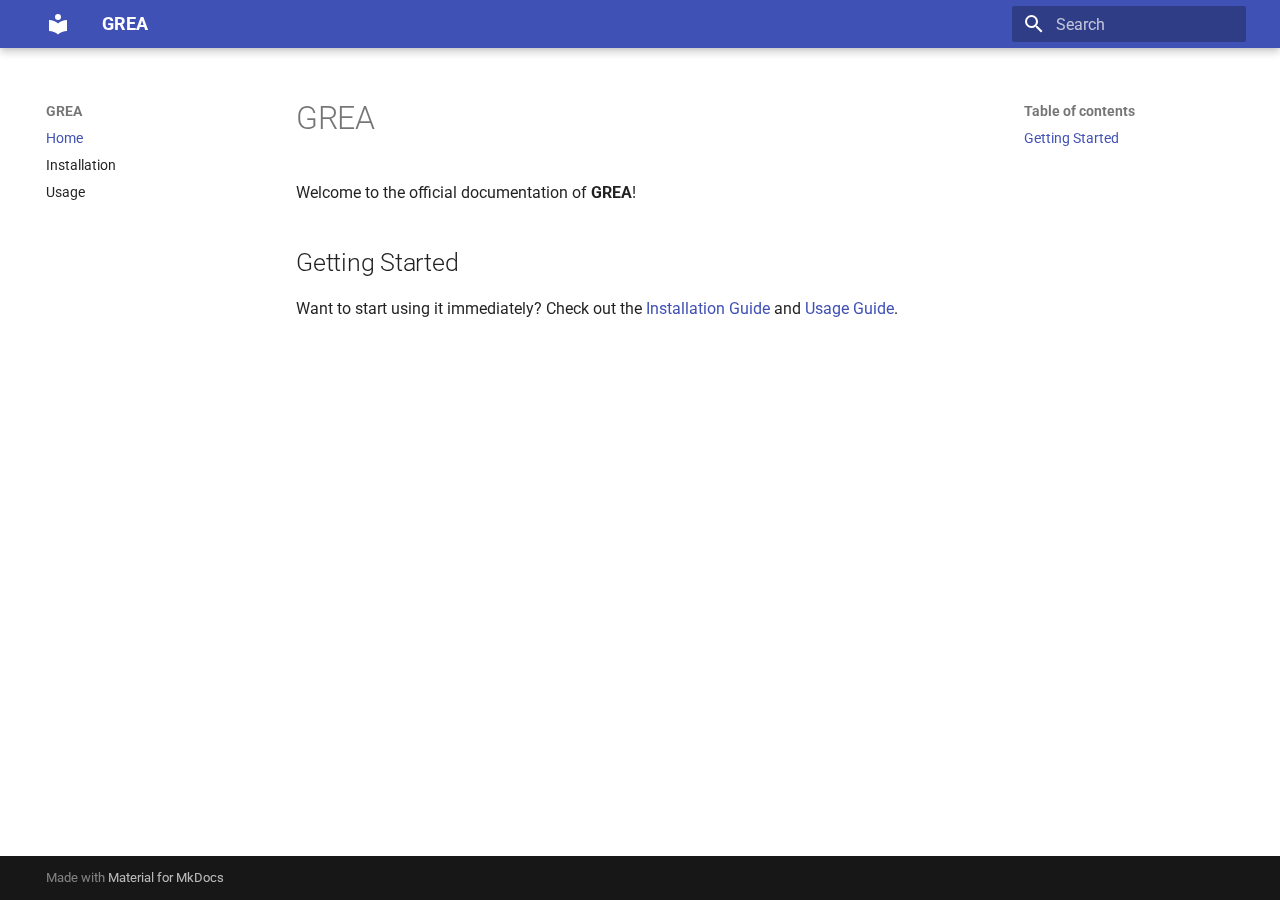
<file: index.html>
<!doctype html>
<html lang="en" class="no-js">
  <head>
    
      <meta charset="utf-8">
      <meta name="viewport" content="width=device-width,initial-scale=1">
      
      
      
        <link rel="canonical" href="https://compbioclub.github.io/GREA/">
      
      
      
        <link rel="next" href="installation/">
      
      
      <link rel="icon" href="assets/images/favicon.png">
      <meta name="generator" content="mkdocs-1.6.1, mkdocs-material-9.6.9">
    
    
      
        <title>GREA</title>
      
    
    
      <link rel="stylesheet" href="assets/stylesheets/main.4af4bdda.min.css">
      
      


    
    
      
    
    
      
        
        
        <link rel="preconnect" href="https://fonts.gstatic.com" crossorigin>
        <link rel="stylesheet" href="https://fonts.googleapis.com/css?family=Roboto:300,300i,400,400i,700,700i%7CRoboto+Mono:400,400i,700,700i&display=fallback">
        <style>:root{--md-text-font:"Roboto";--md-code-font:"Roboto Mono"}</style>
      
    
    
    <script>__md_scope=new URL(".",location),__md_hash=e=>[...e].reduce(((e,_)=>(e<<5)-e+_.charCodeAt(0)),0),__md_get=(e,_=localStorage,t=__md_scope)=>JSON.parse(_.getItem(t.pathname+"."+e)),__md_set=(e,_,t=localStorage,a=__md_scope)=>{try{t.setItem(a.pathname+"."+e,JSON.stringify(_))}catch(e){}}</script>
    
      

    
    
    
  </head>
  
  
    <body dir="ltr">
  
    
    <input class="md-toggle" data-md-toggle="drawer" type="checkbox" id="__drawer" autocomplete="off">
    <input class="md-toggle" data-md-toggle="search" type="checkbox" id="__search" autocomplete="off">
    <label class="md-overlay" for="__drawer"></label>
    <div data-md-component="skip">
      
        
        <a href="#grea" class="md-skip">
          Skip to content
        </a>
      
    </div>
    <div data-md-component="announce">
      
    </div>
    
    
      

  

<header class="md-header md-header--shadow" data-md-component="header">
  <nav class="md-header__inner md-grid" aria-label="Header">
    <a href="." title="GREA" class="md-header__button md-logo" aria-label="GREA" data-md-component="logo">
      
  
  <svg xmlns="http://www.w3.org/2000/svg" viewBox="0 0 24 24"><path d="M12 8a3 3 0 0 0 3-3 3 3 0 0 0-3-3 3 3 0 0 0-3 3 3 3 0 0 0 3 3m0 3.54C9.64 9.35 6.5 8 3 8v11c3.5 0 6.64 1.35 9 3.54 2.36-2.19 5.5-3.54 9-3.54V8c-3.5 0-6.64 1.35-9 3.54"/></svg>

    </a>
    <label class="md-header__button md-icon" for="__drawer">
      
      <svg xmlns="http://www.w3.org/2000/svg" viewBox="0 0 24 24"><path d="M3 6h18v2H3zm0 5h18v2H3zm0 5h18v2H3z"/></svg>
    </label>
    <div class="md-header__title" data-md-component="header-title">
      <div class="md-header__ellipsis">
        <div class="md-header__topic">
          <span class="md-ellipsis">
            GREA
          </span>
        </div>
        <div class="md-header__topic" data-md-component="header-topic">
          <span class="md-ellipsis">
            
              Home
            
          </span>
        </div>
      </div>
    </div>
    
    
      <script>var palette=__md_get("__palette");if(palette&&palette.color){if("(prefers-color-scheme)"===palette.color.media){var media=matchMedia("(prefers-color-scheme: light)"),input=document.querySelector(media.matches?"[data-md-color-media='(prefers-color-scheme: light)']":"[data-md-color-media='(prefers-color-scheme: dark)']");palette.color.media=input.getAttribute("data-md-color-media"),palette.color.scheme=input.getAttribute("data-md-color-scheme"),palette.color.primary=input.getAttribute("data-md-color-primary"),palette.color.accent=input.getAttribute("data-md-color-accent")}for(var[key,value]of Object.entries(palette.color))document.body.setAttribute("data-md-color-"+key,value)}</script>
    
    
    
      <label class="md-header__button md-icon" for="__search">
        
        <svg xmlns="http://www.w3.org/2000/svg" viewBox="0 0 24 24"><path d="M9.5 3A6.5 6.5 0 0 1 16 9.5c0 1.61-.59 3.09-1.56 4.23l.27.27h.79l5 5-1.5 1.5-5-5v-.79l-.27-.27A6.52 6.52 0 0 1 9.5 16 6.5 6.5 0 0 1 3 9.5 6.5 6.5 0 0 1 9.5 3m0 2C7 5 5 7 5 9.5S7 14 9.5 14 14 12 14 9.5 12 5 9.5 5"/></svg>
      </label>
      <div class="md-search" data-md-component="search" role="dialog">
  <label class="md-search__overlay" for="__search"></label>
  <div class="md-search__inner" role="search">
    <form class="md-search__form" name="search">
      <input type="text" class="md-search__input" name="query" aria-label="Search" placeholder="Search" autocapitalize="off" autocorrect="off" autocomplete="off" spellcheck="false" data-md-component="search-query" required>
      <label class="md-search__icon md-icon" for="__search">
        
        <svg xmlns="http://www.w3.org/2000/svg" viewBox="0 0 24 24"><path d="M9.5 3A6.5 6.5 0 0 1 16 9.5c0 1.61-.59 3.09-1.56 4.23l.27.27h.79l5 5-1.5 1.5-5-5v-.79l-.27-.27A6.52 6.52 0 0 1 9.5 16 6.5 6.5 0 0 1 3 9.5 6.5 6.5 0 0 1 9.5 3m0 2C7 5 5 7 5 9.5S7 14 9.5 14 14 12 14 9.5 12 5 9.5 5"/></svg>
        
        <svg xmlns="http://www.w3.org/2000/svg" viewBox="0 0 24 24"><path d="M20 11v2H8l5.5 5.5-1.42 1.42L4.16 12l7.92-7.92L13.5 5.5 8 11z"/></svg>
      </label>
      <nav class="md-search__options" aria-label="Search">
        
        <button type="reset" class="md-search__icon md-icon" title="Clear" aria-label="Clear" tabindex="-1">
          
          <svg xmlns="http://www.w3.org/2000/svg" viewBox="0 0 24 24"><path d="M19 6.41 17.59 5 12 10.59 6.41 5 5 6.41 10.59 12 5 17.59 6.41 19 12 13.41 17.59 19 19 17.59 13.41 12z"/></svg>
        </button>
      </nav>
      
    </form>
    <div class="md-search__output">
      <div class="md-search__scrollwrap" tabindex="0" data-md-scrollfix>
        <div class="md-search-result" data-md-component="search-result">
          <div class="md-search-result__meta">
            Initializing search
          </div>
          <ol class="md-search-result__list" role="presentation"></ol>
        </div>
      </div>
    </div>
  </div>
</div>
    
    
  </nav>
  
</header>
    
    <div class="md-container" data-md-component="container">
      
      
        
          
        
      
      <main class="md-main" data-md-component="main">
        <div class="md-main__inner md-grid">
          
            
              
              <div class="md-sidebar md-sidebar--primary" data-md-component="sidebar" data-md-type="navigation" >
                <div class="md-sidebar__scrollwrap">
                  <div class="md-sidebar__inner">
                    



<nav class="md-nav md-nav--primary" aria-label="Navigation" data-md-level="0">
  <label class="md-nav__title" for="__drawer">
    <a href="." title="GREA" class="md-nav__button md-logo" aria-label="GREA" data-md-component="logo">
      
  
  <svg xmlns="http://www.w3.org/2000/svg" viewBox="0 0 24 24"><path d="M12 8a3 3 0 0 0 3-3 3 3 0 0 0-3-3 3 3 0 0 0-3 3 3 3 0 0 0 3 3m0 3.54C9.64 9.35 6.5 8 3 8v11c3.5 0 6.64 1.35 9 3.54 2.36-2.19 5.5-3.54 9-3.54V8c-3.5 0-6.64 1.35-9 3.54"/></svg>

    </a>
    GREA
  </label>
  
  <ul class="md-nav__list" data-md-scrollfix>
    
      
      
  
  
    
  
  
  
    <li class="md-nav__item md-nav__item--active">
      
      <input class="md-nav__toggle md-toggle" type="checkbox" id="__toc">
      
      
        
      
      
        <label class="md-nav__link md-nav__link--active" for="__toc">
          
  
  <span class="md-ellipsis">
    Home
    
  </span>
  

          <span class="md-nav__icon md-icon"></span>
        </label>
      
      <a href="." class="md-nav__link md-nav__link--active">
        
  
  <span class="md-ellipsis">
    Home
    
  </span>
  

      </a>
      
        

<nav class="md-nav md-nav--secondary" aria-label="Table of contents">
  
  
  
    
  
  
    <label class="md-nav__title" for="__toc">
      <span class="md-nav__icon md-icon"></span>
      Table of contents
    </label>
    <ul class="md-nav__list" data-md-component="toc" data-md-scrollfix>
      
        <li class="md-nav__item">
  <a href="#getting-started" class="md-nav__link">
    <span class="md-ellipsis">
      Getting Started
    </span>
  </a>
  
</li>
      
    </ul>
  
</nav>
      
    </li>
  

    
      
      
  
  
  
  
    <li class="md-nav__item">
      <a href="installation/" class="md-nav__link">
        
  
  <span class="md-ellipsis">
    Installation
    
  </span>
  

      </a>
    </li>
  

    
      
      
  
  
  
  
    <li class="md-nav__item">
      <a href="usage/" class="md-nav__link">
        
  
  <span class="md-ellipsis">
    Usage
    
  </span>
  

      </a>
    </li>
  

    
  </ul>
</nav>
                  </div>
                </div>
              </div>
            
            
              
              <div class="md-sidebar md-sidebar--secondary" data-md-component="sidebar" data-md-type="toc" >
                <div class="md-sidebar__scrollwrap">
                  <div class="md-sidebar__inner">
                    

<nav class="md-nav md-nav--secondary" aria-label="Table of contents">
  
  
  
    
  
  
    <label class="md-nav__title" for="__toc">
      <span class="md-nav__icon md-icon"></span>
      Table of contents
    </label>
    <ul class="md-nav__list" data-md-component="toc" data-md-scrollfix>
      
        <li class="md-nav__item">
  <a href="#getting-started" class="md-nav__link">
    <span class="md-ellipsis">
      Getting Started
    </span>
  </a>
  
</li>
      
    </ul>
  
</nav>
                  </div>
                </div>
              </div>
            
          
          
            <div class="md-content" data-md-component="content">
              <article class="md-content__inner md-typeset">
                
                  



<h1 id="grea">GREA</h1>
<p>Welcome to the official documentation of <strong>GREA</strong>!</p>
<h2 id="getting-started">Getting Started</h2>
<p>Want to start using it immediately? Check out the <a href="installation/">Installation Guide</a> and <a href="usage/">Usage Guide</a>.</p>












                
              </article>
            </div>
          
          
<script>var target=document.getElementById(location.hash.slice(1));target&&target.name&&(target.checked=target.name.startsWith("__tabbed_"))</script>
        </div>
        
      </main>
      
        <footer class="md-footer">
  
  <div class="md-footer-meta md-typeset">
    <div class="md-footer-meta__inner md-grid">
      <div class="md-copyright">
  
  
    Made with
    <a href="https://squidfunk.github.io/mkdocs-material/" target="_blank" rel="noopener">
      Material for MkDocs
    </a>
  
</div>
      
    </div>
  </div>
</footer>
      
    </div>
    <div class="md-dialog" data-md-component="dialog">
      <div class="md-dialog__inner md-typeset"></div>
    </div>
    
    
    <script id="__config" type="application/json">{"base": ".", "features": [], "search": "assets/javascripts/workers/search.f8cc74c7.min.js", "translations": {"clipboard.copied": "Copied to clipboard", "clipboard.copy": "Copy to clipboard", "search.result.more.one": "1 more on this page", "search.result.more.other": "# more on this page", "search.result.none": "No matching documents", "search.result.one": "1 matching document", "search.result.other": "# matching documents", "search.result.placeholder": "Type to start searching", "search.result.term.missing": "Missing", "select.version": "Select version"}}</script>
    
    
      <script src="assets/javascripts/bundle.c8b220af.min.js"></script>
      
    
  </body>
</html>
</file>
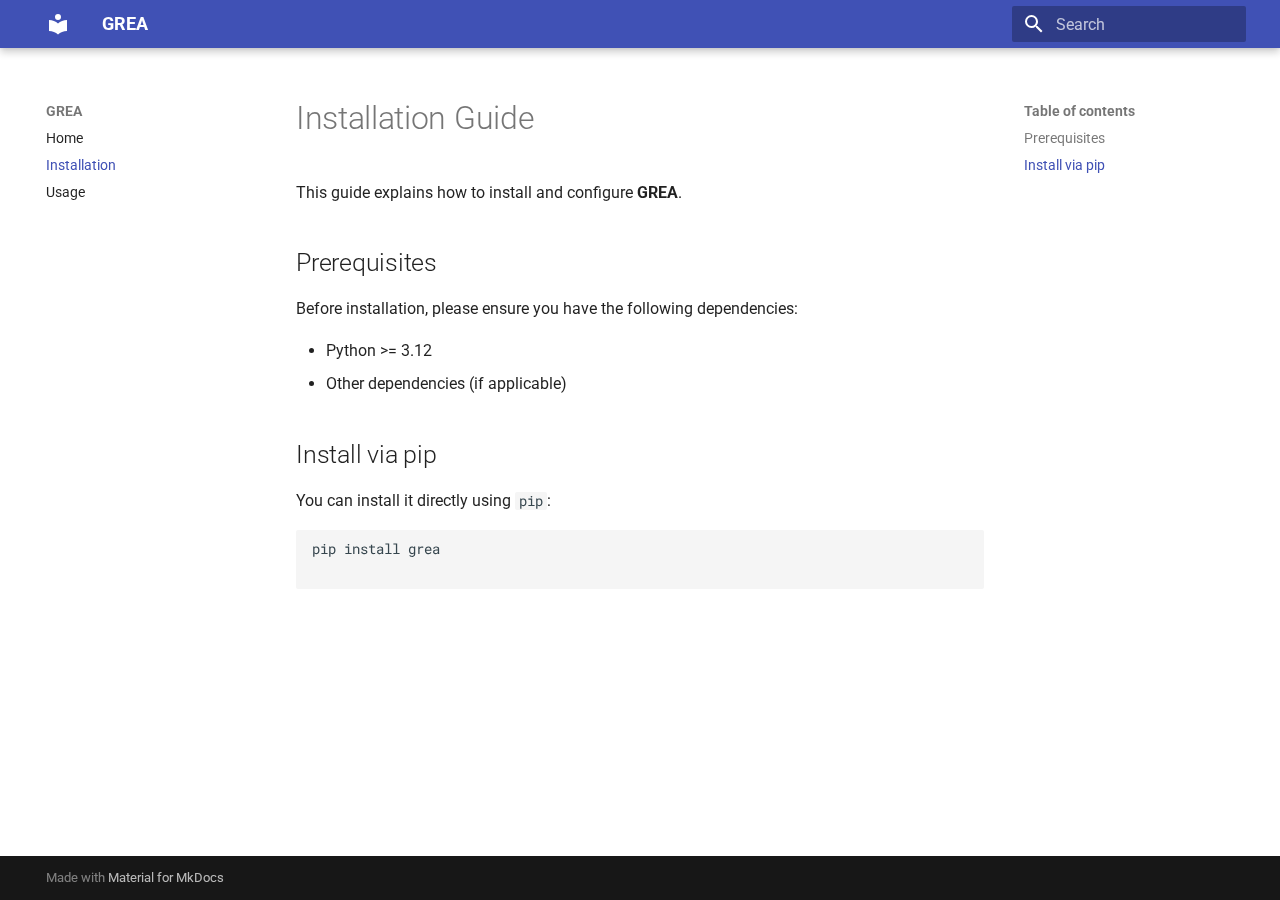
<file: installation/index.html>
<!doctype html>
<html lang="en" class="no-js">
  <head>
    
      <meta charset="utf-8">
      <meta name="viewport" content="width=device-width,initial-scale=1">
      
      
      
        <link rel="canonical" href="https://compbioclub.github.io/GREA/installation/">
      
      
        <link rel="prev" href="..">
      
      
        <link rel="next" href="../usage/">
      
      
      <link rel="icon" href="../assets/images/favicon.png">
      <meta name="generator" content="mkdocs-1.6.1, mkdocs-material-9.6.9">
    
    
      
        <title>Installation - GREA</title>
      
    
    
      <link rel="stylesheet" href="../assets/stylesheets/main.4af4bdda.min.css">
      
      


    
    
      
    
    
      
        
        
        <link rel="preconnect" href="https://fonts.gstatic.com" crossorigin>
        <link rel="stylesheet" href="https://fonts.googleapis.com/css?family=Roboto:300,300i,400,400i,700,700i%7CRoboto+Mono:400,400i,700,700i&display=fallback">
        <style>:root{--md-text-font:"Roboto";--md-code-font:"Roboto Mono"}</style>
      
    
    
    <script>__md_scope=new URL("..",location),__md_hash=e=>[...e].reduce(((e,_)=>(e<<5)-e+_.charCodeAt(0)),0),__md_get=(e,_=localStorage,t=__md_scope)=>JSON.parse(_.getItem(t.pathname+"."+e)),__md_set=(e,_,t=localStorage,a=__md_scope)=>{try{t.setItem(a.pathname+"."+e,JSON.stringify(_))}catch(e){}}</script>
    
      

    
    
    
  </head>
  
  
    <body dir="ltr">
  
    
    <input class="md-toggle" data-md-toggle="drawer" type="checkbox" id="__drawer" autocomplete="off">
    <input class="md-toggle" data-md-toggle="search" type="checkbox" id="__search" autocomplete="off">
    <label class="md-overlay" for="__drawer"></label>
    <div data-md-component="skip">
      
        
        <a href="#installation-guide" class="md-skip">
          Skip to content
        </a>
      
    </div>
    <div data-md-component="announce">
      
    </div>
    
    
      

  

<header class="md-header md-header--shadow" data-md-component="header">
  <nav class="md-header__inner md-grid" aria-label="Header">
    <a href=".." title="GREA" class="md-header__button md-logo" aria-label="GREA" data-md-component="logo">
      
  
  <svg xmlns="http://www.w3.org/2000/svg" viewBox="0 0 24 24"><path d="M12 8a3 3 0 0 0 3-3 3 3 0 0 0-3-3 3 3 0 0 0-3 3 3 3 0 0 0 3 3m0 3.54C9.64 9.35 6.5 8 3 8v11c3.5 0 6.64 1.35 9 3.54 2.36-2.19 5.5-3.54 9-3.54V8c-3.5 0-6.64 1.35-9 3.54"/></svg>

    </a>
    <label class="md-header__button md-icon" for="__drawer">
      
      <svg xmlns="http://www.w3.org/2000/svg" viewBox="0 0 24 24"><path d="M3 6h18v2H3zm0 5h18v2H3zm0 5h18v2H3z"/></svg>
    </label>
    <div class="md-header__title" data-md-component="header-title">
      <div class="md-header__ellipsis">
        <div class="md-header__topic">
          <span class="md-ellipsis">
            GREA
          </span>
        </div>
        <div class="md-header__topic" data-md-component="header-topic">
          <span class="md-ellipsis">
            
              Installation
            
          </span>
        </div>
      </div>
    </div>
    
    
      <script>var palette=__md_get("__palette");if(palette&&palette.color){if("(prefers-color-scheme)"===palette.color.media){var media=matchMedia("(prefers-color-scheme: light)"),input=document.querySelector(media.matches?"[data-md-color-media='(prefers-color-scheme: light)']":"[data-md-color-media='(prefers-color-scheme: dark)']");palette.color.media=input.getAttribute("data-md-color-media"),palette.color.scheme=input.getAttribute("data-md-color-scheme"),palette.color.primary=input.getAttribute("data-md-color-primary"),palette.color.accent=input.getAttribute("data-md-color-accent")}for(var[key,value]of Object.entries(palette.color))document.body.setAttribute("data-md-color-"+key,value)}</script>
    
    
    
      <label class="md-header__button md-icon" for="__search">
        
        <svg xmlns="http://www.w3.org/2000/svg" viewBox="0 0 24 24"><path d="M9.5 3A6.5 6.5 0 0 1 16 9.5c0 1.61-.59 3.09-1.56 4.23l.27.27h.79l5 5-1.5 1.5-5-5v-.79l-.27-.27A6.52 6.52 0 0 1 9.5 16 6.5 6.5 0 0 1 3 9.5 6.5 6.5 0 0 1 9.5 3m0 2C7 5 5 7 5 9.5S7 14 9.5 14 14 12 14 9.5 12 5 9.5 5"/></svg>
      </label>
      <div class="md-search" data-md-component="search" role="dialog">
  <label class="md-search__overlay" for="__search"></label>
  <div class="md-search__inner" role="search">
    <form class="md-search__form" name="search">
      <input type="text" class="md-search__input" name="query" aria-label="Search" placeholder="Search" autocapitalize="off" autocorrect="off" autocomplete="off" spellcheck="false" data-md-component="search-query" required>
      <label class="md-search__icon md-icon" for="__search">
        
        <svg xmlns="http://www.w3.org/2000/svg" viewBox="0 0 24 24"><path d="M9.5 3A6.5 6.5 0 0 1 16 9.5c0 1.61-.59 3.09-1.56 4.23l.27.27h.79l5 5-1.5 1.5-5-5v-.79l-.27-.27A6.52 6.52 0 0 1 9.5 16 6.5 6.5 0 0 1 3 9.5 6.5 6.5 0 0 1 9.5 3m0 2C7 5 5 7 5 9.5S7 14 9.5 14 14 12 14 9.5 12 5 9.5 5"/></svg>
        
        <svg xmlns="http://www.w3.org/2000/svg" viewBox="0 0 24 24"><path d="M20 11v2H8l5.5 5.5-1.42 1.42L4.16 12l7.92-7.92L13.5 5.5 8 11z"/></svg>
      </label>
      <nav class="md-search__options" aria-label="Search">
        
        <button type="reset" class="md-search__icon md-icon" title="Clear" aria-label="Clear" tabindex="-1">
          
          <svg xmlns="http://www.w3.org/2000/svg" viewBox="0 0 24 24"><path d="M19 6.41 17.59 5 12 10.59 6.41 5 5 6.41 10.59 12 5 17.59 6.41 19 12 13.41 17.59 19 19 17.59 13.41 12z"/></svg>
        </button>
      </nav>
      
    </form>
    <div class="md-search__output">
      <div class="md-search__scrollwrap" tabindex="0" data-md-scrollfix>
        <div class="md-search-result" data-md-component="search-result">
          <div class="md-search-result__meta">
            Initializing search
          </div>
          <ol class="md-search-result__list" role="presentation"></ol>
        </div>
      </div>
    </div>
  </div>
</div>
    
    
  </nav>
  
</header>
    
    <div class="md-container" data-md-component="container">
      
      
        
          
        
      
      <main class="md-main" data-md-component="main">
        <div class="md-main__inner md-grid">
          
            
              
              <div class="md-sidebar md-sidebar--primary" data-md-component="sidebar" data-md-type="navigation" >
                <div class="md-sidebar__scrollwrap">
                  <div class="md-sidebar__inner">
                    



<nav class="md-nav md-nav--primary" aria-label="Navigation" data-md-level="0">
  <label class="md-nav__title" for="__drawer">
    <a href=".." title="GREA" class="md-nav__button md-logo" aria-label="GREA" data-md-component="logo">
      
  
  <svg xmlns="http://www.w3.org/2000/svg" viewBox="0 0 24 24"><path d="M12 8a3 3 0 0 0 3-3 3 3 0 0 0-3-3 3 3 0 0 0-3 3 3 3 0 0 0 3 3m0 3.54C9.64 9.35 6.5 8 3 8v11c3.5 0 6.64 1.35 9 3.54 2.36-2.19 5.5-3.54 9-3.54V8c-3.5 0-6.64 1.35-9 3.54"/></svg>

    </a>
    GREA
  </label>
  
  <ul class="md-nav__list" data-md-scrollfix>
    
      
      
  
  
  
  
    <li class="md-nav__item">
      <a href=".." class="md-nav__link">
        
  
  <span class="md-ellipsis">
    Home
    
  </span>
  

      </a>
    </li>
  

    
      
      
  
  
    
  
  
  
    <li class="md-nav__item md-nav__item--active">
      
      <input class="md-nav__toggle md-toggle" type="checkbox" id="__toc">
      
      
        
      
      
        <label class="md-nav__link md-nav__link--active" for="__toc">
          
  
  <span class="md-ellipsis">
    Installation
    
  </span>
  

          <span class="md-nav__icon md-icon"></span>
        </label>
      
      <a href="./" class="md-nav__link md-nav__link--active">
        
  
  <span class="md-ellipsis">
    Installation
    
  </span>
  

      </a>
      
        

<nav class="md-nav md-nav--secondary" aria-label="Table of contents">
  
  
  
    
  
  
    <label class="md-nav__title" for="__toc">
      <span class="md-nav__icon md-icon"></span>
      Table of contents
    </label>
    <ul class="md-nav__list" data-md-component="toc" data-md-scrollfix>
      
        <li class="md-nav__item">
  <a href="#prerequisites" class="md-nav__link">
    <span class="md-ellipsis">
      Prerequisites
    </span>
  </a>
  
</li>
      
        <li class="md-nav__item">
  <a href="#install-via-pip" class="md-nav__link">
    <span class="md-ellipsis">
      Install via pip
    </span>
  </a>
  
</li>
      
    </ul>
  
</nav>
      
    </li>
  

    
      
      
  
  
  
  
    <li class="md-nav__item">
      <a href="../usage/" class="md-nav__link">
        
  
  <span class="md-ellipsis">
    Usage
    
  </span>
  

      </a>
    </li>
  

    
  </ul>
</nav>
                  </div>
                </div>
              </div>
            
            
              
              <div class="md-sidebar md-sidebar--secondary" data-md-component="sidebar" data-md-type="toc" >
                <div class="md-sidebar__scrollwrap">
                  <div class="md-sidebar__inner">
                    

<nav class="md-nav md-nav--secondary" aria-label="Table of contents">
  
  
  
    
  
  
    <label class="md-nav__title" for="__toc">
      <span class="md-nav__icon md-icon"></span>
      Table of contents
    </label>
    <ul class="md-nav__list" data-md-component="toc" data-md-scrollfix>
      
        <li class="md-nav__item">
  <a href="#prerequisites" class="md-nav__link">
    <span class="md-ellipsis">
      Prerequisites
    </span>
  </a>
  
</li>
      
        <li class="md-nav__item">
  <a href="#install-via-pip" class="md-nav__link">
    <span class="md-ellipsis">
      Install via pip
    </span>
  </a>
  
</li>
      
    </ul>
  
</nav>
                  </div>
                </div>
              </div>
            
          
          
            <div class="md-content" data-md-component="content">
              <article class="md-content__inner md-typeset">
                
                  



<h1 id="installation-guide">Installation Guide</h1>
<p>This guide explains how to install and configure <strong>GREA</strong>.</p>
<h2 id="prerequisites">Prerequisites</h2>
<p>Before installation, please ensure you have the following dependencies:</p>
<ul>
<li>Python &gt;= 3.12</li>
<li>Other dependencies (if applicable)</li>
</ul>
<h2 id="install-via-pip">Install via pip</h2>
<p>You can install it directly using <code>pip</code>:</p>
<pre><code class="language-bash">pip install grea

</code></pre>












                
              </article>
            </div>
          
          
<script>var target=document.getElementById(location.hash.slice(1));target&&target.name&&(target.checked=target.name.startsWith("__tabbed_"))</script>
        </div>
        
      </main>
      
        <footer class="md-footer">
  
  <div class="md-footer-meta md-typeset">
    <div class="md-footer-meta__inner md-grid">
      <div class="md-copyright">
  
  
    Made with
    <a href="https://squidfunk.github.io/mkdocs-material/" target="_blank" rel="noopener">
      Material for MkDocs
    </a>
  
</div>
      
    </div>
  </div>
</footer>
      
    </div>
    <div class="md-dialog" data-md-component="dialog">
      <div class="md-dialog__inner md-typeset"></div>
    </div>
    
    
    <script id="__config" type="application/json">{"base": "..", "features": [], "search": "../assets/javascripts/workers/search.f8cc74c7.min.js", "translations": {"clipboard.copied": "Copied to clipboard", "clipboard.copy": "Copy to clipboard", "search.result.more.one": "1 more on this page", "search.result.more.other": "# more on this page", "search.result.none": "No matching documents", "search.result.one": "1 matching document", "search.result.other": "# matching documents", "search.result.placeholder": "Type to start searching", "search.result.term.missing": "Missing", "select.version": "Select version"}}</script>
    
    
      <script src="../assets/javascripts/bundle.c8b220af.min.js"></script>
      
    
  </body>
</html>
</file>
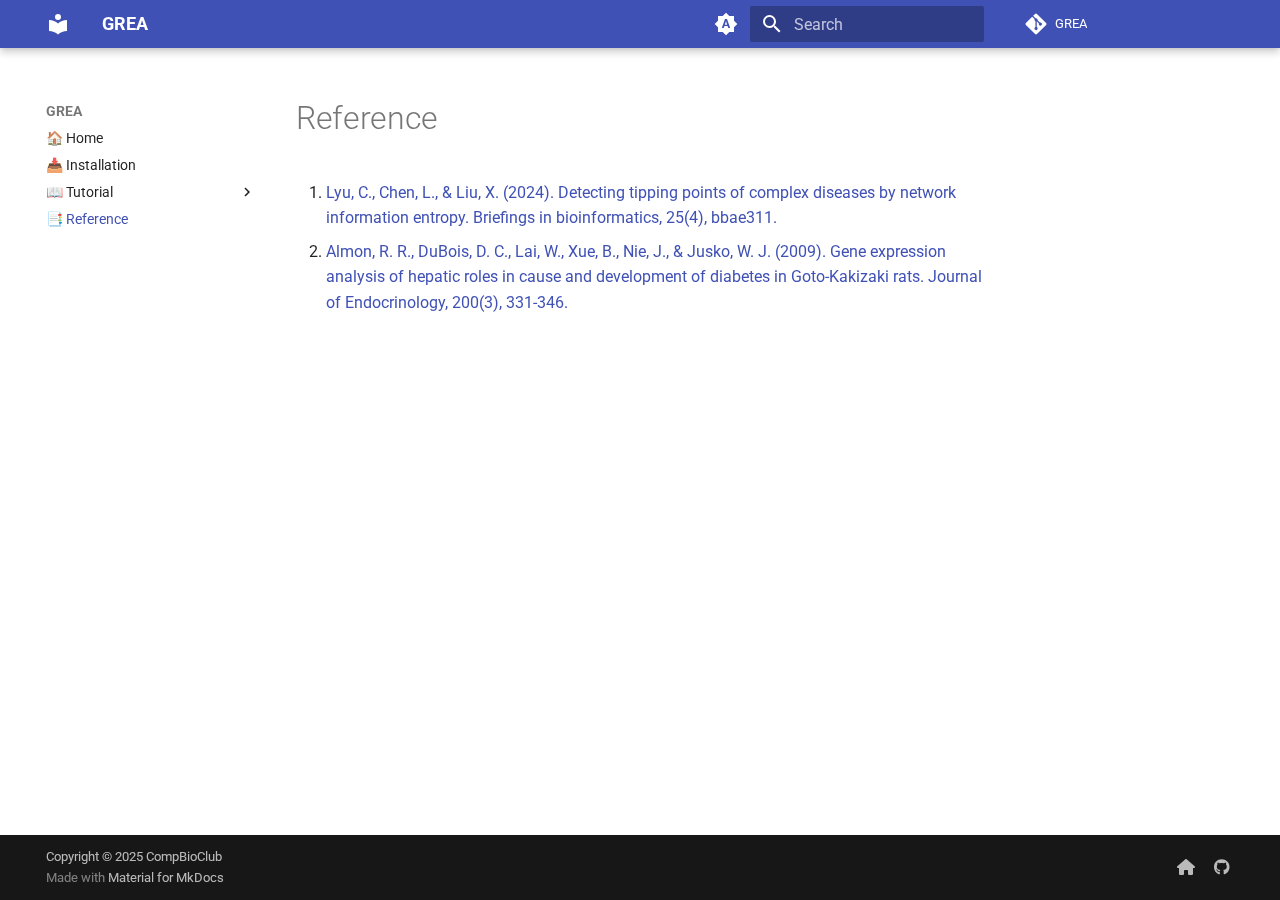
<file: reference/index.html>
<!doctype html>
<html lang="en" class="no-js">
  <head>
    
      <meta charset="utf-8">
      <meta name="viewport" content="width=device-width,initial-scale=1">
      
      
      
        <link rel="canonical" href="https://compbioclub.github.io/GREA/reference/">
      
      
        <link rel="prev" href="../tutorial/interaction-pheno_prerank_enrich/">
      
      
      
      <link rel="icon" href="../assets/images/favicon.png">
      <meta name="generator" content="mkdocs-1.6.1, mkdocs-material-9.6.12">
    
    
      
        <title>📑 Reference - GREA</title>
      
    
    
      <link rel="stylesheet" href="../assets/stylesheets/main.2afb09e1.min.css">
      
        
        <link rel="stylesheet" href="../assets/stylesheets/palette.06af60db.min.css">
      
      


    
    
      
    
    
      
        
        
        <link rel="preconnect" href="https://fonts.gstatic.com" crossorigin>
        <link rel="stylesheet" href="https://fonts.googleapis.com/css?family=Roboto:300,300i,400,400i,700,700i%7CRoboto+Mono:400,400i,700,700i&display=fallback">
        <style>:root{--md-text-font:"Roboto";--md-code-font:"Roboto Mono"}</style>
      
    
    
      <link rel="stylesheet" href="../assets/_mkdocstrings.css">
    
      <link rel="stylesheet" href="../css/custom.css">
    
      <link rel="stylesheet" href="../css/ansi-colours.css">
    
      <link rel="stylesheet" href="../css/jupyter-cells.css">
    
      <link rel="stylesheet" href="../css/pandas-dataframe.css">
    
    <script>__md_scope=new URL("..",location),__md_hash=e=>[...e].reduce(((e,_)=>(e<<5)-e+_.charCodeAt(0)),0),__md_get=(e,_=localStorage,t=__md_scope)=>JSON.parse(_.getItem(t.pathname+"."+e)),__md_set=(e,_,t=localStorage,a=__md_scope)=>{try{t.setItem(a.pathname+"."+e,JSON.stringify(_))}catch(e){}}</script>
    
      

    
    
    
  </head>
  
  
    
    
      
    
    
    
    
    <body dir="ltr" data-md-color-scheme="default" data-md-color-primary="indigo" data-md-color-accent="indigo">
  
    
    <input class="md-toggle" data-md-toggle="drawer" type="checkbox" id="__drawer" autocomplete="off">
    <input class="md-toggle" data-md-toggle="search" type="checkbox" id="__search" autocomplete="off">
    <label class="md-overlay" for="__drawer"></label>
    <div data-md-component="skip">
      
        
        <a href="#reference" class="md-skip">
          Skip to content
        </a>
      
    </div>
    <div data-md-component="announce">
      
    </div>
    
    
      

  

<header class="md-header md-header--shadow" data-md-component="header">
  <nav class="md-header__inner md-grid" aria-label="Header">
    <a href=".." title="GREA" class="md-header__button md-logo" aria-label="GREA" data-md-component="logo">
      
  
  <svg xmlns="http://www.w3.org/2000/svg" viewBox="0 0 24 24"><path d="M12 8a3 3 0 0 0 3-3 3 3 0 0 0-3-3 3 3 0 0 0-3 3 3 3 0 0 0 3 3m0 3.54C9.64 9.35 6.5 8 3 8v11c3.5 0 6.64 1.35 9 3.54 2.36-2.19 5.5-3.54 9-3.54V8c-3.5 0-6.64 1.35-9 3.54"/></svg>

    </a>
    <label class="md-header__button md-icon" for="__drawer">
      
      <svg xmlns="http://www.w3.org/2000/svg" viewBox="0 0 24 24"><path d="M3 6h18v2H3zm0 5h18v2H3zm0 5h18v2H3z"/></svg>
    </label>
    <div class="md-header__title" data-md-component="header-title">
      <div class="md-header__ellipsis">
        <div class="md-header__topic">
          <span class="md-ellipsis">
            GREA
          </span>
        </div>
        <div class="md-header__topic" data-md-component="header-topic">
          <span class="md-ellipsis">
            
              📑 Reference
            
          </span>
        </div>
      </div>
    </div>
    
      
        <form class="md-header__option" data-md-component="palette">
  
    
    
    
    <input class="md-option" data-md-color-media="(prefers-color-scheme)" data-md-color-scheme="default" data-md-color-primary="indigo" data-md-color-accent="indigo"  aria-label="Switch to light mode"  type="radio" name="__palette" id="__palette_0">
    
      <label class="md-header__button md-icon" title="Switch to light mode" for="__palette_1" hidden>
        <svg xmlns="http://www.w3.org/2000/svg" viewBox="0 0 24 24"><path d="m14.3 16-.7-2h-3.2l-.7 2H7.8L11 7h2l3.2 9zM20 8.69V4h-4.69L12 .69 8.69 4H4v4.69L.69 12 4 15.31V20h4.69L12 23.31 15.31 20H20v-4.69L23.31 12zm-9.15 3.96h2.3L12 9z"/></svg>
      </label>
    
  
    
    
    
    <input class="md-option" data-md-color-media="(prefers-color-scheme: light)" data-md-color-scheme="default" data-md-color-primary="indigo" data-md-color-accent="indigo"  aria-label="Switch to dark mode"  type="radio" name="__palette" id="__palette_1">
    
      <label class="md-header__button md-icon" title="Switch to dark mode" for="__palette_2" hidden>
        <svg xmlns="http://www.w3.org/2000/svg" viewBox="0 0 24 24"><path d="M12 7a5 5 0 0 1 5 5 5 5 0 0 1-5 5 5 5 0 0 1-5-5 5 5 0 0 1 5-5m0 2a3 3 0 0 0-3 3 3 3 0 0 0 3 3 3 3 0 0 0 3-3 3 3 0 0 0-3-3m0-7 2.39 3.42C13.65 5.15 12.84 5 12 5s-1.65.15-2.39.42zM3.34 7l4.16-.35A7.2 7.2 0 0 0 5.94 8.5c-.44.74-.69 1.5-.83 2.29zm.02 10 1.76-3.77a7.131 7.131 0 0 0 2.38 4.14zM20.65 7l-1.77 3.79a7.02 7.02 0 0 0-2.38-4.15zm-.01 10-4.14.36c.59-.51 1.12-1.14 1.54-1.86.42-.73.69-1.5.83-2.29zM12 22l-2.41-3.44c.74.27 1.55.44 2.41.44.82 0 1.63-.17 2.37-.44z"/></svg>
      </label>
    
  
    
    
    
    <input class="md-option" data-md-color-media="(prefers-color-scheme: dark)" data-md-color-scheme="slate" data-md-color-primary="indigo" data-md-color-accent="indigo"  aria-label="Switch to light mode"  type="radio" name="__palette" id="__palette_2">
    
      <label class="md-header__button md-icon" title="Switch to light mode" for="__palette_0" hidden>
        <svg xmlns="http://www.w3.org/2000/svg" viewBox="0 0 24 24"><path d="m17.75 4.09-2.53 1.94.91 3.06-2.63-1.81-2.63 1.81.91-3.06-2.53-1.94L12.44 4l1.06-3 1.06 3zm3.5 6.91-1.64 1.25.59 1.98-1.7-1.17-1.7 1.17.59-1.98L15.75 11l2.06-.05L18.5 9l.69 1.95zm-2.28 4.95c.83-.08 1.72 1.1 1.19 1.85-.32.45-.66.87-1.08 1.27C15.17 23 8.84 23 4.94 19.07c-3.91-3.9-3.91-10.24 0-14.14.4-.4.82-.76 1.27-1.08.75-.53 1.93.36 1.85 1.19-.27 2.86.69 5.83 2.89 8.02a9.96 9.96 0 0 0 8.02 2.89m-1.64 2.02a12.08 12.08 0 0 1-7.8-3.47c-2.17-2.19-3.33-5-3.49-7.82-2.81 3.14-2.7 7.96.31 10.98 3.02 3.01 7.84 3.12 10.98.31"/></svg>
      </label>
    
  
</form>
      
    
    
      <script>var palette=__md_get("__palette");if(palette&&palette.color){if("(prefers-color-scheme)"===palette.color.media){var media=matchMedia("(prefers-color-scheme: light)"),input=document.querySelector(media.matches?"[data-md-color-media='(prefers-color-scheme: light)']":"[data-md-color-media='(prefers-color-scheme: dark)']");palette.color.media=input.getAttribute("data-md-color-media"),palette.color.scheme=input.getAttribute("data-md-color-scheme"),palette.color.primary=input.getAttribute("data-md-color-primary"),palette.color.accent=input.getAttribute("data-md-color-accent")}for(var[key,value]of Object.entries(palette.color))document.body.setAttribute("data-md-color-"+key,value)}</script>
    
    
    
      
      
        <label class="md-header__button md-icon" for="__search">
          
          <svg xmlns="http://www.w3.org/2000/svg" viewBox="0 0 24 24"><path d="M9.5 3A6.5 6.5 0 0 1 16 9.5c0 1.61-.59 3.09-1.56 4.23l.27.27h.79l5 5-1.5 1.5-5-5v-.79l-.27-.27A6.52 6.52 0 0 1 9.5 16 6.5 6.5 0 0 1 3 9.5 6.5 6.5 0 0 1 9.5 3m0 2C7 5 5 7 5 9.5S7 14 9.5 14 14 12 14 9.5 12 5 9.5 5"/></svg>
        </label>
        <div class="md-search" data-md-component="search" role="dialog">
  <label class="md-search__overlay" for="__search"></label>
  <div class="md-search__inner" role="search">
    <form class="md-search__form" name="search">
      <input type="text" class="md-search__input" name="query" aria-label="Search" placeholder="Search" autocapitalize="off" autocorrect="off" autocomplete="off" spellcheck="false" data-md-component="search-query" required>
      <label class="md-search__icon md-icon" for="__search">
        
        <svg xmlns="http://www.w3.org/2000/svg" viewBox="0 0 24 24"><path d="M9.5 3A6.5 6.5 0 0 1 16 9.5c0 1.61-.59 3.09-1.56 4.23l.27.27h.79l5 5-1.5 1.5-5-5v-.79l-.27-.27A6.52 6.52 0 0 1 9.5 16 6.5 6.5 0 0 1 3 9.5 6.5 6.5 0 0 1 9.5 3m0 2C7 5 5 7 5 9.5S7 14 9.5 14 14 12 14 9.5 12 5 9.5 5"/></svg>
        
        <svg xmlns="http://www.w3.org/2000/svg" viewBox="0 0 24 24"><path d="M20 11v2H8l5.5 5.5-1.42 1.42L4.16 12l7.92-7.92L13.5 5.5 8 11z"/></svg>
      </label>
      <nav class="md-search__options" aria-label="Search">
        
        <button type="reset" class="md-search__icon md-icon" title="Clear" aria-label="Clear" tabindex="-1">
          
          <svg xmlns="http://www.w3.org/2000/svg" viewBox="0 0 24 24"><path d="M19 6.41 17.59 5 12 10.59 6.41 5 5 6.41 10.59 12 5 17.59 6.41 19 12 13.41 17.59 19 19 17.59 13.41 12z"/></svg>
        </button>
      </nav>
      
        <div class="md-search__suggest" data-md-component="search-suggest"></div>
      
    </form>
    <div class="md-search__output">
      <div class="md-search__scrollwrap" tabindex="0" data-md-scrollfix>
        <div class="md-search-result" data-md-component="search-result">
          <div class="md-search-result__meta">
            Initializing search
          </div>
          <ol class="md-search-result__list" role="presentation"></ol>
        </div>
      </div>
    </div>
  </div>
</div>
      
    
    
      <div class="md-header__source">
        <a href="https://github.com/compbioclub/GREA" title="Go to repository" class="md-source" data-md-component="source">
  <div class="md-source__icon md-icon">
    
    <svg xmlns="http://www.w3.org/2000/svg" viewBox="0 0 448 512"><!--! Font Awesome Free 6.7.2 by @fontawesome - https://fontawesome.com License - https://fontawesome.com/license/free (Icons: CC BY 4.0, Fonts: SIL OFL 1.1, Code: MIT License) Copyright 2024 Fonticons, Inc.--><path d="M439.55 236.05 244 40.45a28.87 28.87 0 0 0-40.81 0l-40.66 40.63 51.52 51.52c27.06-9.14 52.68 16.77 43.39 43.68l49.66 49.66c34.23-11.8 61.18 31 35.47 56.69-26.49 26.49-70.21-2.87-56-37.34L240.22 199v121.85c25.3 12.54 22.26 41.85 9.08 55a34.34 34.34 0 0 1-48.55 0c-17.57-17.6-11.07-46.91 11.25-56v-123c-20.8-8.51-24.6-30.74-18.64-45L142.57 101 8.45 235.14a28.86 28.86 0 0 0 0 40.81l195.61 195.6a28.86 28.86 0 0 0 40.8 0l194.69-194.69a28.86 28.86 0 0 0 0-40.81"/></svg>
  </div>
  <div class="md-source__repository">
    GREA
  </div>
</a>
      </div>
    
  </nav>
  
</header>
    
    <div class="md-container" data-md-component="container">
      
      
        
          
        
      
      <main class="md-main" data-md-component="main">
        <div class="md-main__inner md-grid">
          
            
              
              <div class="md-sidebar md-sidebar--primary" data-md-component="sidebar" data-md-type="navigation" >
                <div class="md-sidebar__scrollwrap">
                  <div class="md-sidebar__inner">
                    



<nav class="md-nav md-nav--primary" aria-label="Navigation" data-md-level="0">
  <label class="md-nav__title" for="__drawer">
    <a href=".." title="GREA" class="md-nav__button md-logo" aria-label="GREA" data-md-component="logo">
      
  
  <svg xmlns="http://www.w3.org/2000/svg" viewBox="0 0 24 24"><path d="M12 8a3 3 0 0 0 3-3 3 3 0 0 0-3-3 3 3 0 0 0-3 3 3 3 0 0 0 3 3m0 3.54C9.64 9.35 6.5 8 3 8v11c3.5 0 6.64 1.35 9 3.54 2.36-2.19 5.5-3.54 9-3.54V8c-3.5 0-6.64 1.35-9 3.54"/></svg>

    </a>
    GREA
  </label>
  
    <div class="md-nav__source">
      <a href="https://github.com/compbioclub/GREA" title="Go to repository" class="md-source" data-md-component="source">
  <div class="md-source__icon md-icon">
    
    <svg xmlns="http://www.w3.org/2000/svg" viewBox="0 0 448 512"><!--! Font Awesome Free 6.7.2 by @fontawesome - https://fontawesome.com License - https://fontawesome.com/license/free (Icons: CC BY 4.0, Fonts: SIL OFL 1.1, Code: MIT License) Copyright 2024 Fonticons, Inc.--><path d="M439.55 236.05 244 40.45a28.87 28.87 0 0 0-40.81 0l-40.66 40.63 51.52 51.52c27.06-9.14 52.68 16.77 43.39 43.68l49.66 49.66c34.23-11.8 61.18 31 35.47 56.69-26.49 26.49-70.21-2.87-56-37.34L240.22 199v121.85c25.3 12.54 22.26 41.85 9.08 55a34.34 34.34 0 0 1-48.55 0c-17.57-17.6-11.07-46.91 11.25-56v-123c-20.8-8.51-24.6-30.74-18.64-45L142.57 101 8.45 235.14a28.86 28.86 0 0 0 0 40.81l195.61 195.6a28.86 28.86 0 0 0 40.8 0l194.69-194.69a28.86 28.86 0 0 0 0-40.81"/></svg>
  </div>
  <div class="md-source__repository">
    GREA
  </div>
</a>
    </div>
  
  <ul class="md-nav__list" data-md-scrollfix>
    
      
      
  
  
  
  
    <li class="md-nav__item">
      <a href=".." class="md-nav__link">
        
  
  
  <span class="md-ellipsis">
    🏠 Home
    
  </span>
  

      </a>
    </li>
  

    
      
      
  
  
  
  
    <li class="md-nav__item">
      <a href="../installation/" class="md-nav__link">
        
  
  
  <span class="md-ellipsis">
    📥 Installation
    
  </span>
  

      </a>
    </li>
  

    
      
      
  
  
  
  
    
    
    
    
    
    <li class="md-nav__item md-nav__item--nested">
      
        
        
        <input class="md-nav__toggle md-toggle " type="checkbox" id="__nav_3" >
        
          
          <label class="md-nav__link" for="__nav_3" id="__nav_3_label" tabindex="0">
            
  
  
  <span class="md-ellipsis">
    📖 Tutorial
    
  </span>
  

            <span class="md-nav__icon md-icon"></span>
          </label>
        
        <nav class="md-nav" data-md-level="1" aria-labelledby="__nav_3_label" aria-expanded="false">
          <label class="md-nav__title" for="__nav_3">
            <span class="md-nav__icon md-icon"></span>
            📖 Tutorial
          </label>
          <ul class="md-nav__list" data-md-scrollfix>
            
              
                
  
  
  
  
    <li class="md-nav__item">
      <a href="../tutorial/gene-pheno_prerank_enrich/" class="md-nav__link">
        
  
  
  <span class="md-ellipsis">
    Phenotype-level prerank enrichment for genes
    
  </span>
  

      </a>
    </li>
  

              
            
              
                
  
  
  
  
    <li class="md-nav__item">
      <a href="../tutorial/interaction-pheno_prerank_enrich/" class="md-nav__link">
        
  
  
  <span class="md-ellipsis">
    Phenotype-level prerank enrichment for gene interactions
    
  </span>
  

      </a>
    </li>
  

              
            
          </ul>
        </nav>
      
    </li>
  

    
      
      
  
  
    
  
  
  
    <li class="md-nav__item md-nav__item--active">
      
      <input class="md-nav__toggle md-toggle" type="checkbox" id="__toc">
      
      
        
      
      
      <a href="./" class="md-nav__link md-nav__link--active">
        
  
  
  <span class="md-ellipsis">
    📑 Reference
    
  </span>
  

      </a>
      
    </li>
  

    
  </ul>
</nav>
                  </div>
                </div>
              </div>
            
            
              
              <div class="md-sidebar md-sidebar--secondary" data-md-component="sidebar" data-md-type="toc" >
                <div class="md-sidebar__scrollwrap">
                  <div class="md-sidebar__inner">
                    

<nav class="md-nav md-nav--secondary" aria-label="Table of contents">
  
  
  
    
  
  
</nav>
                  </div>
                </div>
              </div>
            
          
          
            <div class="md-content" data-md-component="content">
              <article class="md-content__inner md-typeset">
                
                  


  
  


<h1 id="reference">Reference</h1>
<ol>
<li><a href="https://doi.org/10.1093/bib/bbae311" id="NIEE">Lyu, C., Chen, L., &amp; Liu, X. (2024). Detecting tipping points of complex diseases by network information entropy. Briefings in bioinformatics, 25(4), bbae311.</a></li>
<li><a href="https://doi.org/10.1677/JOE-08-0404" id="GSE13268">Almon, R. R., DuBois, D. C., Lai, W., Xue, B., Nie, J., &amp; Jusko, W. J. (2009). Gene expression analysis of hepatic roles in cause and development of diabetes in Goto-Kakizaki rats. Journal of Endocrinology, 200(3), 331-346.</a></li>
</ol>












                
              </article>
            </div>
          
          
<script>var target=document.getElementById(location.hash.slice(1));target&&target.name&&(target.checked=target.name.startsWith("__tabbed_"))</script>
        </div>
        
      </main>
      
        <footer class="md-footer">
  
  <div class="md-footer-meta md-typeset">
    <div class="md-footer-meta__inner md-grid">
      <div class="md-copyright">
  
    <div class="md-copyright__highlight">
      Copyright &copy; 2025 CompBioClub
    </div>
  
  
    Made with
    <a href="https://squidfunk.github.io/mkdocs-material/" target="_blank" rel="noopener">
      Material for MkDocs
    </a>
  
</div>
      
        <div class="md-social">
  
    
    
    
    
      
      
    
    <a href="https://compbio.club" target="_blank" rel="noopener" title="compbio.club" class="md-social__link">
      <svg xmlns="http://www.w3.org/2000/svg" viewBox="0 0 576 512"><!--! Font Awesome Free 6.7.2 by @fontawesome - https://fontawesome.com License - https://fontawesome.com/license/free (Icons: CC BY 4.0, Fonts: SIL OFL 1.1, Code: MIT License) Copyright 2024 Fonticons, Inc.--><path d="M575.8 255.5c0 18-15 32.1-32 32.1h-32l.7 160.2c0 2.7-.2 5.4-.5 8.1v16.2c0 22.1-17.9 40-40 40h-16c-1.1 0-2.2 0-3.3-.1-1.4.1-2.8.1-4.2.1L416 512h-24c-22.1 0-40-17.9-40-40v-88c0-17.7-14.3-32-32-32h-64c-17.7 0-32 14.3-32 32v88c0 22.1-17.9 40-40 40h-55.9c-1.5 0-3-.1-4.5-.2-1.2.1-2.4.2-3.6.2h-16c-22.1 0-40-17.9-40-40V360c0-.9 0-1.9.1-2.8v-69.7h-32c-18 0-32-14-32-32.1 0-9 3-17 10-24L266.4 8c7-7 15-8 22-8s15 2 21 7l255.4 224.5c8 7 12 15 11 24"/></svg>
    </a>
  
    
    
    
    
      
      
    
    <a href="https://compbioclub.github.io/GREA/" target="_blank" rel="noopener" title="compbioclub.github.io" class="md-social__link">
      <svg xmlns="http://www.w3.org/2000/svg" viewBox="0 0 496 512"><!--! Font Awesome Free 6.7.2 by @fontawesome - https://fontawesome.com License - https://fontawesome.com/license/free (Icons: CC BY 4.0, Fonts: SIL OFL 1.1, Code: MIT License) Copyright 2024 Fonticons, Inc.--><path d="M165.9 397.4c0 2-2.3 3.6-5.2 3.6-3.3.3-5.6-1.3-5.6-3.6 0-2 2.3-3.6 5.2-3.6 3-.3 5.6 1.3 5.6 3.6m-31.1-4.5c-.7 2 1.3 4.3 4.3 4.9 2.6 1 5.6 0 6.2-2s-1.3-4.3-4.3-5.2c-2.6-.7-5.5.3-6.2 2.3m44.2-1.7c-2.9.7-4.9 2.6-4.6 4.9.3 2 2.9 3.3 5.9 2.6 2.9-.7 4.9-2.6 4.6-4.6-.3-1.9-3-3.2-5.9-2.9M244.8 8C106.1 8 0 113.3 0 252c0 110.9 69.8 205.8 169.5 239.2 12.8 2.3 17.3-5.6 17.3-12.1 0-6.2-.3-40.4-.3-61.4 0 0-70 15-84.7-29.8 0 0-11.4-29.1-27.8-36.6 0 0-22.9-15.7 1.6-15.4 0 0 24.9 2 38.6 25.8 21.9 38.6 58.6 27.5 72.9 20.9 2.3-16 8.8-27.1 16-33.7-55.9-6.2-112.3-14.3-112.3-110.5 0-27.5 7.6-41.3 23.6-58.9-2.6-6.5-11.1-33.3 2.6-67.9 20.9-6.5 69 27 69 27 20-5.6 41.5-8.5 62.8-8.5s42.8 2.9 62.8 8.5c0 0 48.1-33.6 69-27 13.7 34.7 5.2 61.4 2.6 67.9 16 17.7 25.8 31.5 25.8 58.9 0 96.5-58.9 104.2-114.8 110.5 9.2 7.9 17 22.9 17 46.4 0 33.7-.3 75.4-.3 83.6 0 6.5 4.6 14.4 17.3 12.1C428.2 457.8 496 362.9 496 252 496 113.3 383.5 8 244.8 8M97.2 352.9c-1.3 1-1 3.3.7 5.2 1.6 1.6 3.9 2.3 5.2 1 1.3-1 1-3.3-.7-5.2-1.6-1.6-3.9-2.3-5.2-1m-10.8-8.1c-.7 1.3.3 2.9 2.3 3.9 1.6 1 3.6.7 4.3-.7.7-1.3-.3-2.9-2.3-3.9-2-.6-3.6-.3-4.3.7m32.4 35.6c-1.6 1.3-1 4.3 1.3 6.2 2.3 2.3 5.2 2.6 6.5 1 1.3-1.3.7-4.3-1.3-6.2-2.2-2.3-5.2-2.6-6.5-1m-11.4-14.7c-1.6 1-1.6 3.6 0 5.9s4.3 3.3 5.6 2.3c1.6-1.3 1.6-3.9 0-6.2-1.4-2.3-4-3.3-5.6-2"/></svg>
    </a>
  
</div>
      
    </div>
  </div>
</footer>
      
    </div>
    <div class="md-dialog" data-md-component="dialog">
      <div class="md-dialog__inner md-typeset"></div>
    </div>
    
    
    
      
      <script id="__config" type="application/json">{"base": "..", "features": ["content.code.copy", "search.suggest", "search.highlight", "search.share\\"], "search": "../assets/javascripts/workers/search.f8cc74c7.min.js", "tags": null, "translations": {"clipboard.copied": "Copied to clipboard", "clipboard.copy": "Copy to clipboard", "search.result.more.one": "1 more on this page", "search.result.more.other": "# more on this page", "search.result.none": "No matching documents", "search.result.one": "1 matching document", "search.result.other": "# matching documents", "search.result.placeholder": "Type to start searching", "search.result.term.missing": "Missing", "select.version": "Select version"}, "version": null}</script>
    
    
      <script src="../assets/javascripts/bundle.c8b220af.min.js"></script>
      
        <script src="../js/tablesort.min.js"></script>
      
        <script src="../js/sort-init.js"></script>
      
    
  </body>
</html>
</file>
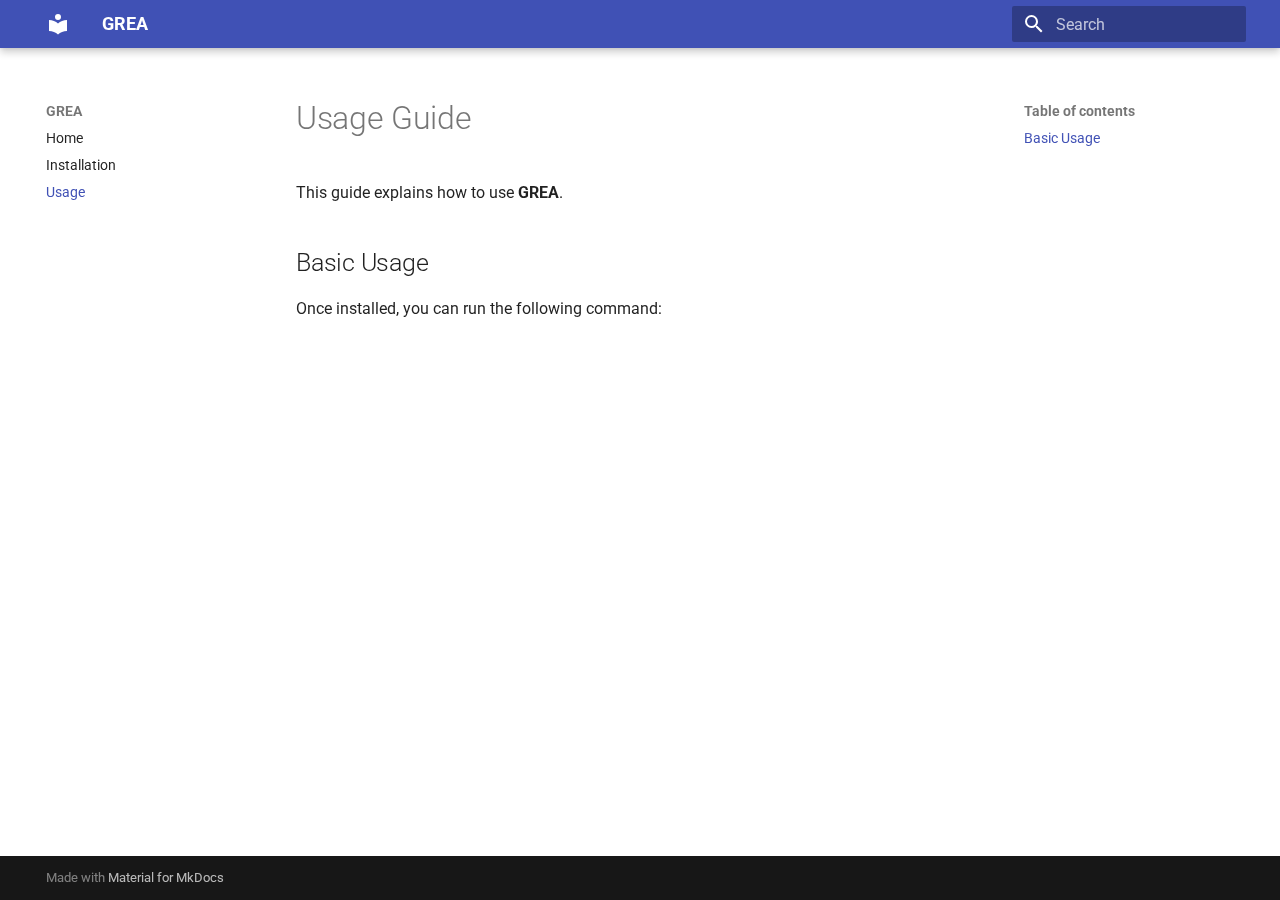
<file: usage/index.html>
<!doctype html>
<html lang="en" class="no-js">
  <head>
    
      <meta charset="utf-8">
      <meta name="viewport" content="width=device-width,initial-scale=1">
      
      
      
        <link rel="canonical" href="https://compbioclub.github.io/GREA/usage/">
      
      
        <link rel="prev" href="../installation/">
      
      
      
      <link rel="icon" href="../assets/images/favicon.png">
      <meta name="generator" content="mkdocs-1.6.1, mkdocs-material-9.6.9">
    
    
      
        <title>Usage - GREA</title>
      
    
    
      <link rel="stylesheet" href="../assets/stylesheets/main.4af4bdda.min.css">
      
      


    
    
      
    
    
      
        
        
        <link rel="preconnect" href="https://fonts.gstatic.com" crossorigin>
        <link rel="stylesheet" href="https://fonts.googleapis.com/css?family=Roboto:300,300i,400,400i,700,700i%7CRoboto+Mono:400,400i,700,700i&display=fallback">
        <style>:root{--md-text-font:"Roboto";--md-code-font:"Roboto Mono"}</style>
      
    
    
    <script>__md_scope=new URL("..",location),__md_hash=e=>[...e].reduce(((e,_)=>(e<<5)-e+_.charCodeAt(0)),0),__md_get=(e,_=localStorage,t=__md_scope)=>JSON.parse(_.getItem(t.pathname+"."+e)),__md_set=(e,_,t=localStorage,a=__md_scope)=>{try{t.setItem(a.pathname+"."+e,JSON.stringify(_))}catch(e){}}</script>
    
      

    
    
    
  </head>
  
  
    <body dir="ltr">
  
    
    <input class="md-toggle" data-md-toggle="drawer" type="checkbox" id="__drawer" autocomplete="off">
    <input class="md-toggle" data-md-toggle="search" type="checkbox" id="__search" autocomplete="off">
    <label class="md-overlay" for="__drawer"></label>
    <div data-md-component="skip">
      
        
        <a href="#usage-guide" class="md-skip">
          Skip to content
        </a>
      
    </div>
    <div data-md-component="announce">
      
    </div>
    
    
      

  

<header class="md-header md-header--shadow" data-md-component="header">
  <nav class="md-header__inner md-grid" aria-label="Header">
    <a href=".." title="GREA" class="md-header__button md-logo" aria-label="GREA" data-md-component="logo">
      
  
  <svg xmlns="http://www.w3.org/2000/svg" viewBox="0 0 24 24"><path d="M12 8a3 3 0 0 0 3-3 3 3 0 0 0-3-3 3 3 0 0 0-3 3 3 3 0 0 0 3 3m0 3.54C9.64 9.35 6.5 8 3 8v11c3.5 0 6.64 1.35 9 3.54 2.36-2.19 5.5-3.54 9-3.54V8c-3.5 0-6.64 1.35-9 3.54"/></svg>

    </a>
    <label class="md-header__button md-icon" for="__drawer">
      
      <svg xmlns="http://www.w3.org/2000/svg" viewBox="0 0 24 24"><path d="M3 6h18v2H3zm0 5h18v2H3zm0 5h18v2H3z"/></svg>
    </label>
    <div class="md-header__title" data-md-component="header-title">
      <div class="md-header__ellipsis">
        <div class="md-header__topic">
          <span class="md-ellipsis">
            GREA
          </span>
        </div>
        <div class="md-header__topic" data-md-component="header-topic">
          <span class="md-ellipsis">
            
              Usage
            
          </span>
        </div>
      </div>
    </div>
    
    
      <script>var palette=__md_get("__palette");if(palette&&palette.color){if("(prefers-color-scheme)"===palette.color.media){var media=matchMedia("(prefers-color-scheme: light)"),input=document.querySelector(media.matches?"[data-md-color-media='(prefers-color-scheme: light)']":"[data-md-color-media='(prefers-color-scheme: dark)']");palette.color.media=input.getAttribute("data-md-color-media"),palette.color.scheme=input.getAttribute("data-md-color-scheme"),palette.color.primary=input.getAttribute("data-md-color-primary"),palette.color.accent=input.getAttribute("data-md-color-accent")}for(var[key,value]of Object.entries(palette.color))document.body.setAttribute("data-md-color-"+key,value)}</script>
    
    
    
      <label class="md-header__button md-icon" for="__search">
        
        <svg xmlns="http://www.w3.org/2000/svg" viewBox="0 0 24 24"><path d="M9.5 3A6.5 6.5 0 0 1 16 9.5c0 1.61-.59 3.09-1.56 4.23l.27.27h.79l5 5-1.5 1.5-5-5v-.79l-.27-.27A6.52 6.52 0 0 1 9.5 16 6.5 6.5 0 0 1 3 9.5 6.5 6.5 0 0 1 9.5 3m0 2C7 5 5 7 5 9.5S7 14 9.5 14 14 12 14 9.5 12 5 9.5 5"/></svg>
      </label>
      <div class="md-search" data-md-component="search" role="dialog">
  <label class="md-search__overlay" for="__search"></label>
  <div class="md-search__inner" role="search">
    <form class="md-search__form" name="search">
      <input type="text" class="md-search__input" name="query" aria-label="Search" placeholder="Search" autocapitalize="off" autocorrect="off" autocomplete="off" spellcheck="false" data-md-component="search-query" required>
      <label class="md-search__icon md-icon" for="__search">
        
        <svg xmlns="http://www.w3.org/2000/svg" viewBox="0 0 24 24"><path d="M9.5 3A6.5 6.5 0 0 1 16 9.5c0 1.61-.59 3.09-1.56 4.23l.27.27h.79l5 5-1.5 1.5-5-5v-.79l-.27-.27A6.52 6.52 0 0 1 9.5 16 6.5 6.5 0 0 1 3 9.5 6.5 6.5 0 0 1 9.5 3m0 2C7 5 5 7 5 9.5S7 14 9.5 14 14 12 14 9.5 12 5 9.5 5"/></svg>
        
        <svg xmlns="http://www.w3.org/2000/svg" viewBox="0 0 24 24"><path d="M20 11v2H8l5.5 5.5-1.42 1.42L4.16 12l7.92-7.92L13.5 5.5 8 11z"/></svg>
      </label>
      <nav class="md-search__options" aria-label="Search">
        
        <button type="reset" class="md-search__icon md-icon" title="Clear" aria-label="Clear" tabindex="-1">
          
          <svg xmlns="http://www.w3.org/2000/svg" viewBox="0 0 24 24"><path d="M19 6.41 17.59 5 12 10.59 6.41 5 5 6.41 10.59 12 5 17.59 6.41 19 12 13.41 17.59 19 19 17.59 13.41 12z"/></svg>
        </button>
      </nav>
      
    </form>
    <div class="md-search__output">
      <div class="md-search__scrollwrap" tabindex="0" data-md-scrollfix>
        <div class="md-search-result" data-md-component="search-result">
          <div class="md-search-result__meta">
            Initializing search
          </div>
          <ol class="md-search-result__list" role="presentation"></ol>
        </div>
      </div>
    </div>
  </div>
</div>
    
    
  </nav>
  
</header>
    
    <div class="md-container" data-md-component="container">
      
      
        
          
        
      
      <main class="md-main" data-md-component="main">
        <div class="md-main__inner md-grid">
          
            
              
              <div class="md-sidebar md-sidebar--primary" data-md-component="sidebar" data-md-type="navigation" >
                <div class="md-sidebar__scrollwrap">
                  <div class="md-sidebar__inner">
                    



<nav class="md-nav md-nav--primary" aria-label="Navigation" data-md-level="0">
  <label class="md-nav__title" for="__drawer">
    <a href=".." title="GREA" class="md-nav__button md-logo" aria-label="GREA" data-md-component="logo">
      
  
  <svg xmlns="http://www.w3.org/2000/svg" viewBox="0 0 24 24"><path d="M12 8a3 3 0 0 0 3-3 3 3 0 0 0-3-3 3 3 0 0 0-3 3 3 3 0 0 0 3 3m0 3.54C9.64 9.35 6.5 8 3 8v11c3.5 0 6.64 1.35 9 3.54 2.36-2.19 5.5-3.54 9-3.54V8c-3.5 0-6.64 1.35-9 3.54"/></svg>

    </a>
    GREA
  </label>
  
  <ul class="md-nav__list" data-md-scrollfix>
    
      
      
  
  
  
  
    <li class="md-nav__item">
      <a href=".." class="md-nav__link">
        
  
  <span class="md-ellipsis">
    Home
    
  </span>
  

      </a>
    </li>
  

    
      
      
  
  
  
  
    <li class="md-nav__item">
      <a href="../installation/" class="md-nav__link">
        
  
  <span class="md-ellipsis">
    Installation
    
  </span>
  

      </a>
    </li>
  

    
      
      
  
  
    
  
  
  
    <li class="md-nav__item md-nav__item--active">
      
      <input class="md-nav__toggle md-toggle" type="checkbox" id="__toc">
      
      
        
      
      
        <label class="md-nav__link md-nav__link--active" for="__toc">
          
  
  <span class="md-ellipsis">
    Usage
    
  </span>
  

          <span class="md-nav__icon md-icon"></span>
        </label>
      
      <a href="./" class="md-nav__link md-nav__link--active">
        
  
  <span class="md-ellipsis">
    Usage
    
  </span>
  

      </a>
      
        

<nav class="md-nav md-nav--secondary" aria-label="Table of contents">
  
  
  
    
  
  
    <label class="md-nav__title" for="__toc">
      <span class="md-nav__icon md-icon"></span>
      Table of contents
    </label>
    <ul class="md-nav__list" data-md-component="toc" data-md-scrollfix>
      
        <li class="md-nav__item">
  <a href="#basic-usage" class="md-nav__link">
    <span class="md-ellipsis">
      Basic Usage
    </span>
  </a>
  
</li>
      
    </ul>
  
</nav>
      
    </li>
  

    
  </ul>
</nav>
                  </div>
                </div>
              </div>
            
            
              
              <div class="md-sidebar md-sidebar--secondary" data-md-component="sidebar" data-md-type="toc" >
                <div class="md-sidebar__scrollwrap">
                  <div class="md-sidebar__inner">
                    

<nav class="md-nav md-nav--secondary" aria-label="Table of contents">
  
  
  
    
  
  
    <label class="md-nav__title" for="__toc">
      <span class="md-nav__icon md-icon"></span>
      Table of contents
    </label>
    <ul class="md-nav__list" data-md-component="toc" data-md-scrollfix>
      
        <li class="md-nav__item">
  <a href="#basic-usage" class="md-nav__link">
    <span class="md-ellipsis">
      Basic Usage
    </span>
  </a>
  
</li>
      
    </ul>
  
</nav>
                  </div>
                </div>
              </div>
            
          
          
            <div class="md-content" data-md-component="content">
              <article class="md-content__inner md-typeset">
                
                  



<h1 id="usage-guide">Usage Guide</h1>
<p>This guide explains how to use <strong>GREA</strong>.</p>
<h2 id="basic-usage">Basic Usage</h2>
<p>Once installed, you can run the following command:</p>












                
              </article>
            </div>
          
          
<script>var target=document.getElementById(location.hash.slice(1));target&&target.name&&(target.checked=target.name.startsWith("__tabbed_"))</script>
        </div>
        
      </main>
      
        <footer class="md-footer">
  
  <div class="md-footer-meta md-typeset">
    <div class="md-footer-meta__inner md-grid">
      <div class="md-copyright">
  
  
    Made with
    <a href="https://squidfunk.github.io/mkdocs-material/" target="_blank" rel="noopener">
      Material for MkDocs
    </a>
  
</div>
      
    </div>
  </div>
</footer>
      
    </div>
    <div class="md-dialog" data-md-component="dialog">
      <div class="md-dialog__inner md-typeset"></div>
    </div>
    
    
    <script id="__config" type="application/json">{"base": "..", "features": [], "search": "../assets/javascripts/workers/search.f8cc74c7.min.js", "translations": {"clipboard.copied": "Copied to clipboard", "clipboard.copy": "Copy to clipboard", "search.result.more.one": "1 more on this page", "search.result.more.other": "# more on this page", "search.result.none": "No matching documents", "search.result.one": "1 matching document", "search.result.other": "# matching documents", "search.result.placeholder": "Type to start searching", "search.result.term.missing": "Missing", "select.version": "Select version"}}</script>
    
    
      <script src="../assets/javascripts/bundle.c8b220af.min.js"></script>
      
    
  </body>
</html>
</file>
<file: assets/_mkdocstrings.css>
/* Avoid breaking parameter names, etc. in table cells. */
.doc-contents td code {
  word-break: normal !important;
}

/* No line break before first paragraph of descriptions. */
.doc-md-description,
.doc-md-description>p:first-child {
  display: inline;
}

/* No text transformation from Material for MkDocs for H5 headings. */
.md-typeset h5 .doc-object-name {
  text-transform: none;
}

/* Max width for docstring sections tables. */
.doc .md-typeset__table,
.doc .md-typeset__table table {
  display: table !important;
  width: 100%;
}

.doc .md-typeset__table tr {
  display: table-row;
}

/* Defaults in Spacy table style. */
.doc-param-default,
.doc-type_param-default {
  float: right;
}

/* Parameter headings must be inline, not blocks. */
.doc-heading-parameter,
.doc-heading-type_parameter {
  display: inline;
}

/* Default font size for parameter headings. */
.md-typeset .doc-heading-parameter {
  font-size: inherit;
}

/* Prefer space on the right, not the left of parameter permalinks. */
.doc-heading-parameter .headerlink,
.doc-heading-type_parameter .headerlink {
  margin-left: 0 !important;
  margin-right: 0.2rem;
}

/* Backward-compatibility: docstring section titles in bold. */
.doc-section-title {
  font-weight: bold;
}

/* Backlinks crumb separator. */
.doc-backlink-crumb {
  display: inline-flex;
  gap: .2rem;
  white-space: nowrap;
  align-items: center;
  vertical-align: middle;
}
.doc-backlink-crumb:not(:first-child)::before {
  background-color: var(--md-default-fg-color--lighter);
  content: "";
  display: inline;
  height: 1rem;
  --md-path-icon: url('data:image/svg+xml;charset=utf-8,<svg xmlns="http://www.w3.org/2000/svg" viewBox="0 0 24 24"><path d="M8.59 16.58 13.17 12 8.59 7.41 10 6l6 6-6 6z"/></svg>');
  -webkit-mask-image: var(--md-path-icon);
  mask-image: var(--md-path-icon);
  width: 1rem;
}
.doc-backlink-crumb.last {
  font-weight: bold;
}

/* Symbols in Navigation and ToC. */
:root, :host,
[data-md-color-scheme="default"] {
  --doc-symbol-parameter-fg-color: #df50af;
  --doc-symbol-type_parameter-fg-color: #df50af;
  --doc-symbol-attribute-fg-color: #953800;
  --doc-symbol-function-fg-color: #8250df;
  --doc-symbol-method-fg-color: #8250df;
  --doc-symbol-class-fg-color: #0550ae;
  --doc-symbol-type_alias-fg-color: #0550ae;
  --doc-symbol-module-fg-color: #5cad0f;

  --doc-symbol-parameter-bg-color: #df50af1a;
  --doc-symbol-type_parameter-bg-color: #df50af1a;
  --doc-symbol-attribute-bg-color: #9538001a;
  --doc-symbol-function-bg-color: #8250df1a;
  --doc-symbol-method-bg-color: #8250df1a;
  --doc-symbol-class-bg-color: #0550ae1a;
  --doc-symbol-type_alias-bg-color: #0550ae1a;
  --doc-symbol-module-bg-color: #5cad0f1a;
}

[data-md-color-scheme="slate"] {
  --doc-symbol-parameter-fg-color: #ffa8cc;
  --doc-symbol-type_parameter-fg-color: #ffa8cc;
  --doc-symbol-attribute-fg-color: #ffa657;
  --doc-symbol-function-fg-color: #d2a8ff;
  --doc-symbol-method-fg-color: #d2a8ff;
  --doc-symbol-class-fg-color: #79c0ff;
  --doc-symbol-type_alias-fg-color: #79c0ff;
  --doc-symbol-module-fg-color: #baff79;

  --doc-symbol-parameter-bg-color: #ffa8cc1a;
  --doc-symbol-type_parameter-bg-color: #ffa8cc1a;
  --doc-symbol-attribute-bg-color: #ffa6571a;
  --doc-symbol-function-bg-color: #d2a8ff1a;
  --doc-symbol-method-bg-color: #d2a8ff1a;
  --doc-symbol-class-bg-color: #79c0ff1a;
  --doc-symbol-type_alias-bg-color: #79c0ff1a;
  --doc-symbol-module-bg-color: #baff791a;
}

code.doc-symbol {
  border-radius: .1rem;
  font-size: .85em;
  padding: 0 .3em;
  font-weight: bold;
}

code.doc-symbol-parameter,
a code.doc-symbol-parameter {
  color: var(--doc-symbol-parameter-fg-color);
  background-color: var(--doc-symbol-parameter-bg-color);
}

code.doc-symbol-parameter::after {
  content: "param";
}

code.doc-symbol-type_parameter,
a code.doc-symbol-type_parameter {
  color: var(--doc-symbol-type_parameter-fg-color);
  background-color: var(--doc-symbol-type_parameter-bg-color);
}

code.doc-symbol-type_parameter::after {
  content: "type-param";
}

code.doc-symbol-attribute,
a code.doc-symbol-attribute {
  color: var(--doc-symbol-attribute-fg-color);
  background-color: var(--doc-symbol-attribute-bg-color);
}

code.doc-symbol-attribute::after {
  content: "attr";
}

code.doc-symbol-function,
a code.doc-symbol-function {
  color: var(--doc-symbol-function-fg-color);
  background-color: var(--doc-symbol-function-bg-color);
}

code.doc-symbol-function::after {
  content: "func";
}

code.doc-symbol-method,
a code.doc-symbol-method {
  color: var(--doc-symbol-method-fg-color);
  background-color: var(--doc-symbol-method-bg-color);
}

code.doc-symbol-method::after {
  content: "meth";
}

code.doc-symbol-class,
a code.doc-symbol-class {
  color: var(--doc-symbol-class-fg-color);
  background-color: var(--doc-symbol-class-bg-color);
}

code.doc-symbol-class::after {
  content: "class";
}


code.doc-symbol-type_alias,
a code.doc-symbol-type_alias {
  color: var(--doc-symbol-type_alias-fg-color);
  background-color: var(--doc-symbol-type_alias-bg-color);
}

code.doc-symbol-type_alias::after {
  content: "type";
}

code.doc-symbol-module,
a code.doc-symbol-module {
  color: var(--doc-symbol-module-fg-color);
  background-color: var(--doc-symbol-module-bg-color);
}

code.doc-symbol-module::after {
  content: "mod";
}

.doc-signature .autorefs {
  color: inherit;
  border-bottom: 1px dotted currentcolor;
}
</file>
<file: css/custom.css>
/* Force notebook panda.dataframe table to scroll horizontally if overflow */
.dataframe {
    overflow-x: auto;
    display: block;
}
.dataframe table {
    width: 100%;
    border-collapse: collapse;
}
/* Style sorting indicators */
th[aria-sort]::after {
    content: ' ⇅';
    font-size: 0.8em;
    color: #888;
}
</file>
<file: css/ansi-colours.css>
/*!
*
* IPython notebook
*
*/
/* CSS font colors for translated ANSI escape sequences */
/* The color values are a mix of
   http://www.xcolors.net/dl/baskerville-ivorylight and
   http://www.xcolors.net/dl/euphrasia */
.ansi-black-fg {
  color: #3E424D;
}
.ansi-black-bg {
  background-color: #3E424D;
}
.ansi-black-intense-fg {
  color: #282C36;
}
.ansi-black-intense-bg {
  background-color: #282C36;
}
.ansi-red-fg {
  color: #E75C58;
}
.ansi-red-bg {
  background-color: #E75C58;
}
.ansi-red-intense-fg {
  color: #B22B31;
}
.ansi-red-intense-bg {
  background-color: #B22B31;
}
.ansi-green-fg {
  color: #00A250;
}
.ansi-green-bg {
  background-color: #00A250;
}
.ansi-green-intense-fg {
  color: #007427;
}
.ansi-green-intense-bg {
  background-color: #007427;
}
.ansi-yellow-fg {
  color: #DDB62B;
}
.ansi-yellow-bg {
  background-color: #DDB62B;
}
.ansi-yellow-intense-fg {
  color: #B27D12;
}
.ansi-yellow-intense-bg {
  background-color: #B27D12;
}
.ansi-blue-fg {
  color: #208FFB;
}
.ansi-blue-bg {
  background-color: #208FFB;
}
.ansi-blue-intense-fg {
  color: #0065CA;
}
.ansi-blue-intense-bg {
  background-color: #0065CA;
}
.ansi-magenta-fg {
  color: #D160C4;
}
.ansi-magenta-bg {
  background-color: #D160C4;
}
.ansi-magenta-intense-fg {
  color: #A03196;
}
.ansi-magenta-intense-bg {
  background-color: #A03196;
}
.ansi-cyan-fg {
  color: #60C6C8;
}
.ansi-cyan-bg {
  background-color: #60C6C8;
}
.ansi-cyan-intense-fg {
  color: #258F8F;
}
.ansi-cyan-intense-bg {
  background-color: #258F8F;
}
.ansi-white-fg {
  color: #C5C1B4;
}
.ansi-white-bg {
  background-color: #C5C1B4;
}
.ansi-white-intense-fg {
  color: #A1A6B2;
}
.ansi-white-intense-bg {
  background-color: #A1A6B2;
}
.ansi-default-inverse-fg {
  color: #FFFFFF;
}
.ansi-default-inverse-bg {
  background-color: #000000;
}
.ansi-bold {
  font-weight: bold;
}
.ansi-underline {
  text-decoration: underline;
}
/* The following styles are deprecated an will be removed in a future version */
.ansibold {
  font-weight: bold;
}
.ansi-inverse {
  outline: 0.5px dotted;
}
/* use dark versions for foreground, to improve visibility */
.ansiblack {
  color: black;
}
.ansired {
  color: darkred;
}
.ansigreen {
  color: darkgreen;
}
.ansiyellow {
  color: #c4a000;
}
.ansiblue {
  color: darkblue;
}
.ansipurple {
  color: darkviolet;
}
.ansicyan {
  color: steelblue;
}
.ansigray {
  color: gray;
}
/* and light for background, for the same reason */
.ansibgblack {
  background-color: black;
}
.ansibgred {
  background-color: red;
}
.ansibggreen {
  background-color: green;
}
.ansibgyellow {
  background-color: yellow;
}
.ansibgblue {
  background-color: blue;
}
.ansibgpurple {
  background-color: magenta;
}
.ansibgcyan {
  background-color: cyan;
}
.ansibggray {
  background-color: gray;
}
</file>
<file: css/jupyter-cells.css>
/* Input cells */
.input code, .input pre {
    background-color: #3333aa11;
}

/* Output cells */
.output pre {
    background-color: #ececec80;
    padding: 10px;
}
</file>
<file: css/pandas-dataframe.css>
/* Pretty Pandas Dataframes */
/* Supports mkdocs-material color variables */
.dataframe {
    border: 0;
    font-size: smaller;
}
.dataframe tr {
    border: none;
    background: var(--md-code-bg-color, #ffffff);
}
.dataframe tr:nth-child(even) {
    background: var(--md-default-bg-color, #f5f5f5);
}
.dataframe tr:hover {
    background-color: var(--md-footer-bg-color--dark, #e1f5fe);
}

.dataframe thead th {
    background: var(--md-default-bg-color, #ffffff);
    border-bottom: 1px solid #aaa;
    font-weight: bold;
}
.dataframe th {
    border: none;
    padding-left: 10px;
    padding-right: 10px;
}

.dataframe td{
    /* background: #fff; */
    border: none;
    text-align: right;
    min-width:5em;
    padding-left: 10px;
    padding-right: 10px;
}
</file>
<file: assets/stylesheets/main.4af4bdda.min.css>
@charset "UTF-8";html{-webkit-text-size-adjust:none;-moz-text-size-adjust:none;text-size-adjust:none;box-sizing:border-box}*,:after,:before{box-sizing:inherit}@media (prefers-reduced-motion){*,:after,:before{transition:none!important}}body{margin:0}a,button,input,label{-webkit-tap-highlight-color:transparent}a{color:inherit;text-decoration:none}hr{border:0;box-sizing:initial;display:block;height:.05rem;overflow:visible;padding:0}small{font-size:80%}sub,sup{line-height:1em}img{border-style:none}table{border-collapse:initial;border-spacing:0}td,th{font-weight:400;vertical-align:top}button{background:#0000;border:0;font-family:inherit;font-size:inherit;margin:0;padding:0}input{border:0;outline:none}:root{--md-primary-fg-color:#4051b5;--md-primary-fg-color--light:#5d6cc0;--md-primary-fg-color--dark:#303fa1;--md-primary-bg-color:#fff;--md-primary-bg-color--light:#ffffffb3;--md-accent-fg-color:#526cfe;--md-accent-fg-color--transparent:#526cfe1a;--md-accent-bg-color:#fff;--md-accent-bg-color--light:#ffffffb3}[data-md-color-scheme=default]{color-scheme:light}[data-md-color-scheme=default] img[src$="#gh-dark-mode-only"],[data-md-color-scheme=default] img[src$="#only-dark"]{display:none}:root,[data-md-color-scheme=default]{--md-hue:225deg;--md-default-fg-color:#000000de;--md-default-fg-color--light:#0000008a;--md-default-fg-color--lighter:#00000052;--md-default-fg-color--lightest:#00000012;--md-default-bg-color:#fff;--md-default-bg-color--light:#ffffffb3;--md-default-bg-color--lighter:#ffffff4d;--md-default-bg-color--lightest:#ffffff1f;--md-code-fg-color:#36464e;--md-code-bg-color:#f5f5f5;--md-code-hl-color:#4287ff;--md-code-hl-color--light:#4287ff1a;--md-code-hl-number-color:#d52a2a;--md-code-hl-special-color:#db1457;--md-code-hl-function-color:#a846b9;--md-code-hl-constant-color:#6e59d9;--md-code-hl-keyword-color:#3f6ec6;--md-code-hl-string-color:#1c7d4d;--md-code-hl-name-color:var(--md-code-fg-color);--md-code-hl-operator-color:var(--md-default-fg-color--light);--md-code-hl-punctuation-color:var(--md-default-fg-color--light);--md-code-hl-comment-color:var(--md-default-fg-color--light);--md-code-hl-generic-color:var(--md-default-fg-color--light);--md-code-hl-variable-color:var(--md-default-fg-color--light);--md-typeset-color:var(--md-default-fg-color);--md-typeset-a-color:var(--md-primary-fg-color);--md-typeset-del-color:#f5503d26;--md-typeset-ins-color:#0bd57026;--md-typeset-kbd-color:#fafafa;--md-typeset-kbd-accent-color:#fff;--md-typeset-kbd-border-color:#b8b8b8;--md-typeset-mark-color:#ffff0080;--md-typeset-table-color:#0000001f;--md-typeset-table-color--light:rgba(0,0,0,.035);--md-admonition-fg-color:var(--md-default-fg-color);--md-admonition-bg-color:var(--md-default-bg-color);--md-warning-fg-color:#000000de;--md-warning-bg-color:#ff9;--md-footer-fg-color:#fff;--md-footer-fg-color--light:#ffffffb3;--md-footer-fg-color--lighter:#ffffff73;--md-footer-bg-color:#000000de;--md-footer-bg-color--dark:#00000052;--md-shadow-z1:0 0.2rem 0.5rem #0000000d,0 0 0.05rem #0000001a;--md-shadow-z2:0 0.2rem 0.5rem #0000001a,0 0 0.05rem #00000040;--md-shadow-z3:0 0.2rem 0.5rem #0003,0 0 0.05rem #00000059}.md-icon svg{fill:currentcolor;display:block;height:1.2rem;width:1.2rem}body{-webkit-font-smoothing:antialiased;-moz-osx-font-smoothing:grayscale;--md-text-font-family:var(--md-text-font,_),-apple-system,BlinkMacSystemFont,Helvetica,Arial,sans-serif;--md-code-font-family:var(--md-code-font,_),SFMono-Regular,Consolas,Menlo,monospace}aside,body,input{font-feature-settings:"kern","liga";color:var(--md-typeset-color);font-family:var(--md-text-font-family)}code,kbd,pre{font-feature-settings:"kern";font-family:var(--md-code-font-family)}:root{--md-typeset-table-sort-icon:url('data:image/svg+xml;charset=utf-8,<svg xmlns="http://www.w3.org/2000/svg" viewBox="0 0 24 24"><path d="m18 21-4-4h3V7h-3l4-4 4 4h-3v10h3M2 19v-2h10v2M2 13v-2h7v2M2 7V5h4v2z"/></svg>');--md-typeset-table-sort-icon--asc:url('data:image/svg+xml;charset=utf-8,<svg xmlns="http://www.w3.org/2000/svg" viewBox="0 0 24 24"><path d="M19 17h3l-4 4-4-4h3V3h2M2 17h10v2H2M6 5v2H2V5m0 6h7v2H2z"/></svg>');--md-typeset-table-sort-icon--desc:url('data:image/svg+xml;charset=utf-8,<svg xmlns="http://www.w3.org/2000/svg" viewBox="0 0 24 24"><path d="M19 7h3l-4-4-4 4h3v14h2M2 17h10v2H2M6 5v2H2V5m0 6h7v2H2z"/></svg>')}.md-typeset{-webkit-print-color-adjust:exact;color-adjust:exact;font-size:.8rem;line-height:1.6;overflow-wrap:break-word}@media print{.md-typeset{font-size:.68rem}}.md-typeset blockquote,.md-typeset dl,.md-typeset figure,.md-typeset ol,.md-typeset pre,.md-typeset ul{margin-bottom:1em;margin-top:1em}.md-typeset h1{color:var(--md-default-fg-color--light);font-size:2em;line-height:1.3;margin:0 0 1.25em}.md-typeset h1,.md-typeset h2{font-weight:300;letter-spacing:-.01em}.md-typeset h2{font-size:1.5625em;line-height:1.4;margin:1.6em 0 .64em}.md-typeset h3{font-size:1.25em;font-weight:400;letter-spacing:-.01em;line-height:1.5;margin:1.6em 0 .8em}.md-typeset h2+h3{margin-top:.8em}.md-typeset h4{font-weight:700;letter-spacing:-.01em;margin:1em 0}.md-typeset h5,.md-typeset h6{color:var(--md-default-fg-color--light);font-size:.8em;font-weight:700;letter-spacing:-.01em;margin:1.25em 0}.md-typeset h5{text-transform:uppercase}.md-typeset h5 code{text-transform:none}.md-typeset hr{border-bottom:.05rem solid var(--md-default-fg-color--lightest);display:flow-root;margin:1.5em 0}.md-typeset a{color:var(--md-typeset-a-color);word-break:break-word}.md-typeset a,.md-typeset a:before{transition:color 125ms}.md-typeset a:focus,.md-typeset a:hover{color:var(--md-accent-fg-color)}.md-typeset a:focus code,.md-typeset a:hover code{background-color:var(--md-accent-fg-color--transparent)}.md-typeset a code{color:currentcolor;transition:background-color 125ms}.md-typeset a.focus-visible{outline-color:var(--md-accent-fg-color);outline-offset:.2rem}.md-typeset code,.md-typeset kbd,.md-typeset pre{color:var(--md-code-fg-color);direction:ltr;font-variant-ligatures:none}@media print{.md-typeset code,.md-typeset kbd,.md-typeset pre{white-space:pre-wrap}}.md-typeset code{background-color:var(--md-code-bg-color);border-radius:.1rem;-webkit-box-decoration-break:clone;box-decoration-break:clone;font-size:.85em;padding:0 .2941176471em;word-break:break-word}.md-typeset code:not(.focus-visible){-webkit-tap-highlight-color:transparent;outline:none}.md-typeset pre{display:flow-root;line-height:1.4;position:relative}.md-typeset pre>code{-webkit-box-decoration-break:slice;box-decoration-break:slice;box-shadow:none;display:block;margin:0;outline-color:var(--md-accent-fg-color);overflow:auto;padding:.7720588235em 1.1764705882em;scrollbar-color:var(--md-default-fg-color--lighter) #0000;scrollbar-width:thin;touch-action:auto;word-break:normal}.md-typeset pre>code:hover{scrollbar-color:var(--md-accent-fg-color) #0000}.md-typeset pre>code::-webkit-scrollbar{height:.2rem;width:.2rem}.md-typeset pre>code::-webkit-scrollbar-thumb{background-color:var(--md-default-fg-color--lighter)}.md-typeset pre>code::-webkit-scrollbar-thumb:hover{background-color:var(--md-accent-fg-color)}.md-typeset kbd{background-color:var(--md-typeset-kbd-color);border-radius:.1rem;box-shadow:0 .1rem 0 .05rem var(--md-typeset-kbd-border-color),0 .1rem 0 var(--md-typeset-kbd-border-color),0 -.1rem .2rem var(--md-typeset-kbd-accent-color) inset;color:var(--md-default-fg-color);display:inline-block;font-size:.75em;padding:0 .6666666667em;vertical-align:text-top;word-break:break-word}.md-typeset mark{background-color:var(--md-typeset-mark-color);-webkit-box-decoration-break:clone;box-decoration-break:clone;color:inherit;word-break:break-word}.md-typeset abbr{border-bottom:.05rem dotted var(--md-default-fg-color--light);cursor:help;text-decoration:none}.md-typeset small{opacity:.75}[dir=ltr] .md-typeset sub,[dir=ltr] .md-typeset sup{margin-left:.078125em}[dir=rtl] .md-typeset sub,[dir=rtl] .md-typeset sup{margin-right:.078125em}[dir=ltr] .md-typeset blockquote{padding-left:.6rem}[dir=rtl] .md-typeset blockquote{padding-right:.6rem}[dir=ltr] .md-typeset blockquote{border-left:.2rem solid var(--md-default-fg-color--lighter)}[dir=rtl] .md-typeset blockquote{border-right:.2rem solid var(--md-default-fg-color--lighter)}.md-typeset blockquote{color:var(--md-default-fg-color--light);margin-left:0;margin-right:0}.md-typeset ul{list-style-type:disc}.md-typeset ul[type]{list-style-type:revert-layer}[dir=ltr] .md-typeset ol,[dir=ltr] .md-typeset ul{margin-left:.625em}[dir=rtl] .md-typeset ol,[dir=rtl] .md-typeset ul{margin-right:.625em}.md-typeset ol,.md-typeset ul{padding:0}.md-typeset ol:not([hidden]),.md-typeset ul:not([hidden]){display:flow-root}.md-typeset ol ol,.md-typeset ul ol{list-style-type:lower-alpha}.md-typeset ol ol ol,.md-typeset ul ol ol{list-style-type:lower-roman}.md-typeset ol ol ol ol,.md-typeset ul ol ol ol{list-style-type:upper-alpha}.md-typeset ol ol ol ol ol,.md-typeset ul ol ol ol ol{list-style-type:upper-roman}.md-typeset ol[type],.md-typeset ul[type]{list-style-type:revert-layer}[dir=ltr] .md-typeset ol li,[dir=ltr] .md-typeset ul li{margin-left:1.25em}[dir=rtl] .md-typeset ol li,[dir=rtl] .md-typeset ul li{margin-right:1.25em}.md-typeset ol li,.md-typeset ul li{margin-bottom:.5em}.md-typeset ol li blockquote,.md-typeset ol li p,.md-typeset ul li blockquote,.md-typeset ul li p{margin:.5em 0}.md-typeset ol li:last-child,.md-typeset ul li:last-child{margin-bottom:0}[dir=ltr] .md-typeset ol li ol,[dir=ltr] .md-typeset ol li ul,[dir=ltr] .md-typeset ul li ol,[dir=ltr] .md-typeset ul li ul{margin-left:.625em}[dir=rtl] .md-typeset ol li ol,[dir=rtl] .md-typeset ol li ul,[dir=rtl] .md-typeset ul li ol,[dir=rtl] .md-typeset ul li ul{margin-right:.625em}.md-typeset ol li ol,.md-typeset ol li ul,.md-typeset ul li ol,.md-typeset ul li ul{margin-bottom:.5em;margin-top:.5em}[dir=ltr] .md-typeset dd{margin-left:1.875em}[dir=rtl] .md-typeset dd{margin-right:1.875em}.md-typeset dd{margin-bottom:1.5em;margin-top:1em}.md-typeset img,.md-typeset svg,.md-typeset video{height:auto;max-width:100%}.md-typeset img[align=left]{margin:1em 1em 1em 0}.md-typeset img[align=right]{margin:1em 0 1em 1em}.md-typeset img[align]:only-child{margin-top:0}.md-typeset figure{display:flow-root;margin:1em auto;max-width:100%;text-align:center;width:-moz-fit-content;width:fit-content}.md-typeset figure img{display:block;margin:0 auto}.md-typeset figcaption{font-style:italic;margin:1em auto;max-width:24rem}.md-typeset iframe{max-width:100%}.md-typeset table:not([class]){background-color:var(--md-default-bg-color);border:.05rem solid var(--md-typeset-table-color);border-radius:.1rem;display:inline-block;font-size:.64rem;max-width:100%;overflow:auto;touch-action:auto}@media print{.md-typeset table:not([class]){display:table}}.md-typeset table:not([class])+*{margin-top:1.5em}.md-typeset table:not([class]) td>:first-child,.md-typeset table:not([class]) th>:first-child{margin-top:0}.md-typeset table:not([class]) td>:last-child,.md-typeset table:not([class]) th>:last-child{margin-bottom:0}.md-typeset table:not([class]) td:not([align]),.md-typeset table:not([class]) th:not([align]){text-align:left}[dir=rtl] .md-typeset table:not([class]) td:not([align]),[dir=rtl] .md-typeset table:not([class]) th:not([align]){text-align:right}.md-typeset table:not([class]) th{font-weight:700;min-width:5rem;padding:.9375em 1.25em;vertical-align:top}.md-typeset table:not([class]) td{border-top:.05rem solid var(--md-typeset-table-color);padding:.9375em 1.25em;vertical-align:top}.md-typeset table:not([class]) tbody tr{transition:background-color 125ms}.md-typeset table:not([class]) tbody tr:hover{background-color:var(--md-typeset-table-color--light);box-shadow:0 .05rem 0 var(--md-default-bg-color) inset}.md-typeset table:not([class]) a{word-break:normal}.md-typeset table th[role=columnheader]{cursor:pointer}[dir=ltr] .md-typeset table th[role=columnheader]:after{margin-left:.5em}[dir=rtl] .md-typeset table th[role=columnheader]:after{margin-right:.5em}.md-typeset table th[role=columnheader]:after{content:"";display:inline-block;height:1.2em;-webkit-mask-image:var(--md-typeset-table-sort-icon);mask-image:var(--md-typeset-table-sort-icon);-webkit-mask-repeat:no-repeat;mask-repeat:no-repeat;-webkit-mask-size:contain;mask-size:contain;transition:background-color 125ms;vertical-align:text-bottom;width:1.2em}.md-typeset table th[role=columnheader]:hover:after{background-color:var(--md-default-fg-color--lighter)}.md-typeset table th[role=columnheader][aria-sort=ascending]:after{background-color:var(--md-default-fg-color--light);-webkit-mask-image:var(--md-typeset-table-sort-icon--asc);mask-image:var(--md-typeset-table-sort-icon--asc)}.md-typeset table th[role=columnheader][aria-sort=descending]:after{background-color:var(--md-default-fg-color--light);-webkit-mask-image:var(--md-typeset-table-sort-icon--desc);mask-image:var(--md-typeset-table-sort-icon--desc)}.md-typeset__scrollwrap{margin:1em -.8rem;overflow-x:auto;touch-action:auto}.md-typeset__table{display:inline-block;margin-bottom:.5em;padding:0 .8rem}@media print{.md-typeset__table{display:block}}html .md-typeset__table table{display:table;margin:0;overflow:hidden;width:100%}@media screen and (max-width:44.984375em){.md-content__inner>pre{margin:1em -.8rem}.md-content__inner>pre code{border-radius:0}}.md-typeset .md-author{border-radius:100%;display:block;flex-shrink:0;height:1.6rem;overflow:hidden;position:relative;transition:color 125ms,transform 125ms;width:1.6rem}.md-typeset .md-author img{display:block}.md-typeset .md-author--more{background:var(--md-default-fg-color--lightest);color:var(--md-default-fg-color--lighter);font-size:.6rem;font-weight:700;line-height:1.6rem;text-align:center}.md-typeset .md-author--long{height:2.4rem;width:2.4rem}.md-typeset a.md-author{transform:scale(1)}.md-typeset a.md-author img{border-radius:100%;filter:grayscale(100%) opacity(75%);transition:filter 125ms}.md-typeset a.md-author:focus,.md-typeset a.md-author:hover{transform:scale(1.1);z-index:1}.md-typeset a.md-author:focus img,.md-typeset a.md-author:hover img{filter:grayscale(0)}.md-banner{background-color:var(--md-footer-bg-color);color:var(--md-footer-fg-color);overflow:auto}@media print{.md-banner{display:none}}.md-banner--warning{background-color:var(--md-warning-bg-color);color:var(--md-warning-fg-color)}.md-banner__inner{font-size:.7rem;margin:.6rem auto;padding:0 .8rem}[dir=ltr] .md-banner__button{float:right}[dir=rtl] .md-banner__button{float:left}.md-banner__button{color:inherit;cursor:pointer;transition:opacity .25s}.no-js .md-banner__button{display:none}.md-banner__button:hover{opacity:.7}html{font-size:125%;height:100%;overflow-x:hidden}@media screen and (min-width:100em){html{font-size:137.5%}}@media screen and (min-width:125em){html{font-size:150%}}body{background-color:var(--md-default-bg-color);display:flex;flex-direction:column;font-size:.5rem;min-height:100%;position:relative;width:100%}@media print{body{display:block}}@media screen and (max-width:59.984375em){body[data-md-scrolllock]{position:fixed}}.md-grid{margin-left:auto;margin-right:auto;max-width:61rem}.md-container{display:flex;flex-direction:column;flex-grow:1}@media print{.md-container{display:block}}.md-main{flex-grow:1}.md-main__inner{display:flex;height:100%;margin-top:1.5rem}.md-ellipsis{overflow:hidden;text-overflow:ellipsis}.md-toggle{display:none}.md-option{height:0;opacity:0;position:absolute;width:0}.md-option:checked+label:not([hidden]){display:block}.md-option.focus-visible+label{outline-color:var(--md-accent-fg-color);outline-style:auto}.md-skip{background-color:var(--md-default-fg-color);border-radius:.1rem;color:var(--md-default-bg-color);font-size:.64rem;margin:.5rem;opacity:0;outline-color:var(--md-accent-fg-color);padding:.3rem .5rem;position:fixed;transform:translateY(.4rem);z-index:-1}.md-skip:focus{opacity:1;transform:translateY(0);transition:transform .25s cubic-bezier(.4,0,.2,1),opacity 175ms 75ms;z-index:10}@page{margin:25mm}:root{--md-clipboard-icon:url('data:image/svg+xml;charset=utf-8,<svg xmlns="http://www.w3.org/2000/svg" viewBox="0 0 24 24"><path d="M19 21H8V7h11m0-2H8a2 2 0 0 0-2 2v14a2 2 0 0 0 2 2h11a2 2 0 0 0 2-2V7a2 2 0 0 0-2-2m-3-4H4a2 2 0 0 0-2 2v14h2V3h12z"/></svg>')}.md-clipboard{border-radius:.1rem;color:var(--md-default-fg-color--lightest);cursor:pointer;height:1.5em;outline-color:var(--md-accent-fg-color);outline-offset:.1rem;position:absolute;right:.5em;top:.5em;transition:color .25s;width:1.5em;z-index:1}@media print{.md-clipboard{display:none}}.md-clipboard:not(.focus-visible){-webkit-tap-highlight-color:transparent;outline:none}:hover>.md-clipboard{color:var(--md-default-fg-color--light)}.md-clipboard:focus,.md-clipboard:hover{color:var(--md-accent-fg-color)}.md-clipboard:after{background-color:currentcolor;content:"";display:block;height:1.125em;margin:0 auto;-webkit-mask-image:var(--md-clipboard-icon);mask-image:var(--md-clipboard-icon);-webkit-mask-position:center;mask-position:center;-webkit-mask-repeat:no-repeat;mask-repeat:no-repeat;-webkit-mask-size:contain;mask-size:contain;width:1.125em}.md-clipboard--inline{cursor:pointer}.md-clipboard--inline code{transition:color .25s,background-color .25s}.md-clipboard--inline:focus code,.md-clipboard--inline:hover code{background-color:var(--md-accent-fg-color--transparent);color:var(--md-accent-fg-color)}.md-typeset .md-code__content{display:grid}@keyframes consent{0%{opacity:0;transform:translateY(100%)}to{opacity:1;transform:translateY(0)}}@keyframes overlay{0%{opacity:0}to{opacity:1}}.md-consent__overlay{animation:overlay .25s both;-webkit-backdrop-filter:blur(.1rem);backdrop-filter:blur(.1rem);background-color:#0000008a;height:100%;opacity:1;position:fixed;top:0;width:100%;z-index:5}.md-consent__inner{animation:consent .5s cubic-bezier(.1,.7,.1,1) both;background-color:var(--md-default-bg-color);border:0;border-radius:.1rem;bottom:0;box-shadow:0 0 .2rem #0000001a,0 .2rem .4rem #0003;max-height:100%;overflow:auto;padding:0;position:fixed;width:100%;z-index:5}.md-consent__form{padding:.8rem}.md-consent__settings{display:none;margin:1em 0}input:checked+.md-consent__settings{display:block}.md-consent__controls{margin-bottom:.8rem}.md-typeset .md-consent__controls .md-button{display:inline}@media screen and (max-width:44.984375em){.md-typeset .md-consent__controls .md-button{display:block;margin-top:.4rem;text-align:center;width:100%}}.md-consent label{cursor:pointer}.md-content{flex-grow:1;min-width:0}.md-content__inner{margin:0 .8rem 1.2rem;padding-top:.6rem}@media screen and (min-width:76.25em){[dir=ltr] .md-sidebar--primary:not([hidden])~.md-content>.md-content__inner{margin-left:1.2rem}[dir=ltr] .md-sidebar--secondary:not([hidden])~.md-content>.md-content__inner,[dir=rtl] .md-sidebar--primary:not([hidden])~.md-content>.md-content__inner{margin-right:1.2rem}[dir=rtl] .md-sidebar--secondary:not([hidden])~.md-content>.md-content__inner{margin-left:1.2rem}}.md-content__inner:before{content:"";display:block;height:.4rem}.md-content__inner>:last-child{margin-bottom:0}[dir=ltr] .md-content__button{float:right}[dir=rtl] .md-content__button{float:left}[dir=ltr] .md-content__button{margin-left:.4rem}[dir=rtl] .md-content__button{margin-right:.4rem}.md-content__button{margin:.4rem 0;padding:0}@media print{.md-content__button{display:none}}.md-typeset .md-content__button{color:var(--md-default-fg-color--lighter)}.md-content__button svg{display:inline;vertical-align:top}[dir=rtl] .md-content__button svg{transform:scaleX(-1)}[dir=ltr] .md-dialog{right:.8rem}[dir=rtl] .md-dialog{left:.8rem}.md-dialog{background-color:var(--md-default-fg-color);border-radius:.1rem;bottom:.8rem;box-shadow:var(--md-shadow-z3);min-width:11.1rem;opacity:0;padding:.4rem .6rem;pointer-events:none;position:fixed;transform:translateY(100%);transition:transform 0ms .4s,opacity .4s;z-index:4}@media print{.md-dialog{display:none}}.md-dialog--active{opacity:1;pointer-events:auto;transform:translateY(0);transition:transform .4s cubic-bezier(.075,.85,.175,1),opacity .4s}.md-dialog__inner{color:var(--md-default-bg-color);font-size:.7rem}.md-feedback{margin:2em 0 1em;text-align:center}.md-feedback fieldset{border:none;margin:0;padding:0}.md-feedback__title{font-weight:700;margin:1em auto}.md-feedback__inner{position:relative}.md-feedback__list{display:flex;flex-wrap:wrap;place-content:baseline center;position:relative}.md-feedback__list:hover .md-icon:not(:disabled){color:var(--md-default-fg-color--lighter)}:disabled .md-feedback__list{min-height:1.8rem}.md-feedback__icon{color:var(--md-default-fg-color--light);cursor:pointer;flex-shrink:0;margin:0 .1rem;transition:color 125ms}.md-feedback__icon:not(:disabled).md-icon:hover{color:var(--md-accent-fg-color)}.md-feedback__icon:disabled{color:var(--md-default-fg-color--lightest);pointer-events:none}.md-feedback__note{opacity:0;position:relative;transform:translateY(.4rem);transition:transform .4s cubic-bezier(.1,.7,.1,1),opacity .15s}.md-feedback__note>*{margin:0 auto;max-width:16rem}:disabled .md-feedback__note{opacity:1;transform:translateY(0)}@media print{.md-feedback{display:none}}.md-footer{background-color:var(--md-footer-bg-color);color:var(--md-footer-fg-color)}@media print{.md-footer{display:none}}.md-footer__inner{justify-content:space-between;overflow:auto;padding:.2rem}.md-footer__inner:not([hidden]){display:flex}.md-footer__link{align-items:end;display:flex;flex-grow:0.01;margin-bottom:.4rem;margin-top:1rem;max-width:100%;outline-color:var(--md-accent-fg-color);overflow:hidden;transition:opacity .25s}.md-footer__link:focus,.md-footer__link:hover{opacity:.7}[dir=rtl] .md-footer__link svg{transform:scaleX(-1)}@media screen and (max-width:44.984375em){.md-footer__link--prev{flex-shrink:0}.md-footer__link--prev .md-footer__title{display:none}}[dir=ltr] .md-footer__link--next{margin-left:auto}[dir=rtl] .md-footer__link--next{margin-right:auto}.md-footer__link--next{text-align:right}[dir=rtl] .md-footer__link--next{text-align:left}.md-footer__title{flex-grow:1;font-size:.9rem;margin-bottom:.7rem;max-width:calc(100% - 2.4rem);padding:0 1rem;white-space:nowrap}.md-footer__button{margin:.2rem;padding:.4rem}.md-footer__direction{font-size:.64rem;opacity:.7}.md-footer-meta{background-color:var(--md-footer-bg-color--dark)}.md-footer-meta__inner{display:flex;flex-wrap:wrap;justify-content:space-between;padding:.2rem}html .md-footer-meta.md-typeset a{color:var(--md-footer-fg-color--light)}html .md-footer-meta.md-typeset a:focus,html .md-footer-meta.md-typeset a:hover{color:var(--md-footer-fg-color)}.md-copyright{color:var(--md-footer-fg-color--lighter);font-size:.64rem;margin:auto .6rem;padding:.4rem 0;width:100%}@media screen and (min-width:45em){.md-copyright{width:auto}}.md-copyright__highlight{color:var(--md-footer-fg-color--light)}.md-social{display:inline-flex;gap:.2rem;margin:0 .4rem;padding:.2rem 0 .6rem}@media screen and (min-width:45em){.md-social{padding:.6rem 0}}.md-social__link{display:inline-block;height:1.6rem;text-align:center;width:1.6rem}.md-social__link:before{line-height:1.9}.md-social__link svg{fill:currentcolor;max-height:.8rem;vertical-align:-25%}.md-typeset .md-button{border:.1rem solid;border-radius:.1rem;color:var(--md-primary-fg-color);cursor:pointer;display:inline-block;font-weight:700;padding:.625em 2em;transition:color 125ms,background-color 125ms,border-color 125ms}.md-typeset .md-button--primary{background-color:var(--md-primary-fg-color);border-color:var(--md-primary-fg-color);color:var(--md-primary-bg-color)}.md-typeset .md-button:focus,.md-typeset .md-button:hover{background-color:var(--md-accent-fg-color);border-color:var(--md-accent-fg-color);color:var(--md-accent-bg-color)}[dir=ltr] .md-typeset .md-input{border-top-left-radius:.1rem}[dir=ltr] .md-typeset .md-input,[dir=rtl] .md-typeset .md-input{border-top-right-radius:.1rem}[dir=rtl] .md-typeset .md-input{border-top-left-radius:.1rem}.md-typeset .md-input{border-bottom:.1rem solid var(--md-default-fg-color--lighter);box-shadow:var(--md-shadow-z1);font-size:.8rem;height:1.8rem;padding:0 .6rem;transition:border .25s,box-shadow .25s}.md-typeset .md-input:focus,.md-typeset .md-input:hover{border-bottom-color:var(--md-accent-fg-color);box-shadow:var(--md-shadow-z2)}.md-typeset .md-input--stretch{width:100%}.md-header{background-color:var(--md-primary-fg-color);box-shadow:0 0 .2rem #0000,0 .2rem .4rem #0000;color:var(--md-primary-bg-color);display:block;left:0;position:sticky;right:0;top:0;z-index:4}@media print{.md-header{display:none}}.md-header[hidden]{transform:translateY(-100%);transition:transform .25s cubic-bezier(.8,0,.6,1),box-shadow .25s}.md-header--shadow{box-shadow:0 0 .2rem #0000001a,0 .2rem .4rem #0003;transition:transform .25s cubic-bezier(.1,.7,.1,1),box-shadow .25s}.md-header__inner{align-items:center;display:flex;padding:0 .2rem}.md-header__button{color:currentcolor;cursor:pointer;margin:.2rem;outline-color:var(--md-accent-fg-color);padding:.4rem;position:relative;transition:opacity .25s;vertical-align:middle;z-index:1}.md-header__button:hover{opacity:.7}.md-header__button:not([hidden]){display:inline-block}.md-header__button:not(.focus-visible){-webkit-tap-highlight-color:transparent;outline:none}.md-header__button.md-logo{margin:.2rem;padding:.4rem}@media screen and (max-width:76.234375em){.md-header__button.md-logo{display:none}}.md-header__button.md-logo img,.md-header__button.md-logo svg{fill:currentcolor;display:block;height:1.2rem;width:auto}@media screen and (min-width:60em){.md-header__button[for=__search]{display:none}}.no-js .md-header__button[for=__search]{display:none}[dir=rtl] .md-header__button[for=__search] svg{transform:scaleX(-1)}@media screen and (min-width:76.25em){.md-header__button[for=__drawer]{display:none}}.md-header__topic{display:flex;max-width:100%;position:absolute;transition:transform .4s cubic-bezier(.1,.7,.1,1),opacity .15s;white-space:nowrap}.md-header__topic+.md-header__topic{opacity:0;pointer-events:none;transform:translateX(1.25rem);transition:transform .4s cubic-bezier(1,.7,.1,.1),opacity .15s;z-index:-1}[dir=rtl] .md-header__topic+.md-header__topic{transform:translateX(-1.25rem)}.md-header__topic:first-child{font-weight:700}[dir=ltr] .md-header__title{margin-left:1rem;margin-right:.4rem}[dir=rtl] .md-header__title{margin-left:.4rem;margin-right:1rem}.md-header__title{flex-grow:1;font-size:.9rem;height:2.4rem;line-height:2.4rem}.md-header__title--active .md-header__topic{opacity:0;pointer-events:none;transform:translateX(-1.25rem);transition:transform .4s cubic-bezier(1,.7,.1,.1),opacity .15s;z-index:-1}[dir=rtl] .md-header__title--active .md-header__topic{transform:translateX(1.25rem)}.md-header__title--active .md-header__topic+.md-header__topic{opacity:1;pointer-events:auto;transform:translateX(0);transition:transform .4s cubic-bezier(.1,.7,.1,1),opacity .15s;z-index:0}.md-header__title>.md-header__ellipsis{height:100%;position:relative;width:100%}.md-header__option{display:flex;flex-shrink:0;max-width:100%;transition:max-width 0ms .25s,opacity .25s .25s;white-space:nowrap}[data-md-toggle=search]:checked~.md-header .md-header__option{max-width:0;opacity:0;transition:max-width 0ms,opacity 0ms}.md-header__option>input{bottom:0}.md-header__source{display:none}@media screen and (min-width:60em){[dir=ltr] .md-header__source{margin-left:1rem}[dir=rtl] .md-header__source{margin-right:1rem}.md-header__source{display:block;max-width:11.7rem;width:11.7rem}}@media screen and (min-width:76.25em){[dir=ltr] .md-header__source{margin-left:1.4rem}[dir=rtl] .md-header__source{margin-right:1.4rem}}.md-meta{color:var(--md-default-fg-color--light);font-size:.7rem;line-height:1.3}.md-meta__list{display:inline-flex;flex-wrap:wrap;list-style:none;margin:0;padding:0}.md-meta__item:not(:last-child):after{content:"·";margin-left:.2rem;margin-right:.2rem}.md-meta__link{color:var(--md-typeset-a-color)}.md-meta__link:focus,.md-meta__link:hover{color:var(--md-accent-fg-color)}.md-draft{background-color:#ff1744;border-radius:.125em;color:#fff;display:inline-block;font-weight:700;padding-left:.5714285714em;padding-right:.5714285714em}:root{--md-nav-icon--prev:url('data:image/svg+xml;charset=utf-8,<svg xmlns="http://www.w3.org/2000/svg" viewBox="0 0 24 24"><path d="M20 11v2H8l5.5 5.5-1.42 1.42L4.16 12l7.92-7.92L13.5 5.5 8 11z"/></svg>');--md-nav-icon--next:url('data:image/svg+xml;charset=utf-8,<svg xmlns="http://www.w3.org/2000/svg" viewBox="0 0 24 24"><path d="M8.59 16.58 13.17 12 8.59 7.41 10 6l6 6-6 6z"/></svg>');--md-toc-icon:url('data:image/svg+xml;charset=utf-8,<svg xmlns="http://www.w3.org/2000/svg" viewBox="0 0 24 24"><path d="M3 9h14V7H3zm0 4h14v-2H3zm0 4h14v-2H3zm16 0h2v-2h-2zm0-10v2h2V7zm0 6h2v-2h-2z"/></svg>')}.md-nav{font-size:.7rem;line-height:1.3}.md-nav__title{color:var(--md-default-fg-color--light);display:block;font-weight:700;overflow:hidden;padding:0 .6rem;text-overflow:ellipsis}.md-nav__title .md-nav__button{display:none}.md-nav__title .md-nav__button img{height:100%;width:auto}.md-nav__title .md-nav__button.md-logo img,.md-nav__title .md-nav__button.md-logo svg{fill:currentcolor;display:block;height:2.4rem;max-width:100%;object-fit:contain;width:auto}.md-nav__list{list-style:none;margin:0;padding:0}.md-nav__link{align-items:flex-start;display:flex;gap:.4rem;margin-top:.625em;scroll-snap-align:start;transition:color 125ms}.md-nav__link--passed{color:var(--md-default-fg-color--light)}.md-nav__item .md-nav__link--active,.md-nav__item .md-nav__link--active code{color:var(--md-typeset-a-color)}.md-nav__link .md-ellipsis{position:relative}[dir=ltr] .md-nav__link .md-icon:last-child{margin-left:auto}[dir=rtl] .md-nav__link .md-icon:last-child{margin-right:auto}.md-nav__link svg{fill:currentcolor;flex-shrink:0;height:1.3em;position:relative}.md-nav__link[for]:focus,.md-nav__link[for]:hover,.md-nav__link[href]:focus,.md-nav__link[href]:hover{color:var(--md-accent-fg-color);cursor:pointer}.md-nav__link.focus-visible{outline-color:var(--md-accent-fg-color);outline-offset:.2rem}.md-nav--primary .md-nav__link[for=__toc]{display:none}.md-nav--primary .md-nav__link[for=__toc] .md-icon:after{background-color:currentcolor;display:block;height:100%;-webkit-mask-image:var(--md-toc-icon);mask-image:var(--md-toc-icon);width:100%}.md-nav--primary .md-nav__link[for=__toc]~.md-nav{display:none}.md-nav__container>.md-nav__link{margin-top:0}.md-nav__container>.md-nav__link:first-child{flex-grow:1;min-width:0}.md-nav__icon{flex-shrink:0}.md-nav__source{display:none}@media screen and (max-width:76.234375em){.md-nav--primary,.md-nav--primary .md-nav{background-color:var(--md-default-bg-color);display:flex;flex-direction:column;height:100%;left:0;position:absolute;right:0;top:0;z-index:1}.md-nav--primary .md-nav__item,.md-nav--primary .md-nav__title{font-size:.8rem;line-height:1.5}.md-nav--primary .md-nav__title{background-color:var(--md-default-fg-color--lightest);color:var(--md-default-fg-color--light);cursor:pointer;height:5.6rem;line-height:2.4rem;padding:3rem .8rem .2rem;position:relative;white-space:nowrap}[dir=ltr] .md-nav--primary .md-nav__title .md-nav__icon{left:.4rem}[dir=rtl] .md-nav--primary .md-nav__title .md-nav__icon{right:.4rem}.md-nav--primary .md-nav__title .md-nav__icon{display:block;height:1.2rem;margin:.2rem;position:absolute;top:.4rem;width:1.2rem}.md-nav--primary .md-nav__title .md-nav__icon:after{background-color:currentcolor;content:"";display:block;height:100%;-webkit-mask-image:var(--md-nav-icon--prev);mask-image:var(--md-nav-icon--prev);-webkit-mask-position:center;mask-position:center;-webkit-mask-repeat:no-repeat;mask-repeat:no-repeat;-webkit-mask-size:contain;mask-size:contain;width:100%}.md-nav--primary .md-nav__title~.md-nav__list{background-color:var(--md-default-bg-color);box-shadow:0 .05rem 0 var(--md-default-fg-color--lightest) inset;overflow-y:auto;scroll-snap-type:y mandatory;touch-action:pan-y}.md-nav--primary .md-nav__title~.md-nav__list>:first-child{border-top:0}.md-nav--primary .md-nav__title[for=__drawer]{background-color:var(--md-primary-fg-color);color:var(--md-primary-bg-color);font-weight:700}.md-nav--primary .md-nav__title .md-logo{display:block;left:.2rem;margin:.2rem;padding:.4rem;position:absolute;right:.2rem;top:.2rem}.md-nav--primary .md-nav__list{flex:1}.md-nav--primary .md-nav__item{border-top:.05rem solid var(--md-default-fg-color--lightest)}.md-nav--primary .md-nav__item--active>.md-nav__link{color:var(--md-typeset-a-color)}.md-nav--primary .md-nav__item--active>.md-nav__link:focus,.md-nav--primary .md-nav__item--active>.md-nav__link:hover{color:var(--md-accent-fg-color)}.md-nav--primary .md-nav__link{margin-top:0;padding:.6rem .8rem}.md-nav--primary .md-nav__link svg{margin-top:.1em}.md-nav--primary .md-nav__link>.md-nav__link{padding:0}[dir=ltr] .md-nav--primary .md-nav__link .md-nav__icon{margin-right:-.2rem}[dir=rtl] .md-nav--primary .md-nav__link .md-nav__icon{margin-left:-.2rem}.md-nav--primary .md-nav__link .md-nav__icon{font-size:1.2rem;height:1.2rem;width:1.2rem}.md-nav--primary .md-nav__link .md-nav__icon:after{background-color:currentcolor;content:"";display:block;height:100%;-webkit-mask-image:var(--md-nav-icon--next);mask-image:var(--md-nav-icon--next);-webkit-mask-position:center;mask-position:center;-webkit-mask-repeat:no-repeat;mask-repeat:no-repeat;-webkit-mask-size:contain;mask-size:contain;width:100%}[dir=rtl] .md-nav--primary .md-nav__icon:after{transform:scale(-1)}.md-nav--primary .md-nav--secondary .md-nav{background-color:initial;position:static}[dir=ltr] .md-nav--primary .md-nav--secondary .md-nav .md-nav__link{padding-left:1.4rem}[dir=rtl] .md-nav--primary .md-nav--secondary .md-nav .md-nav__link{padding-right:1.4rem}[dir=ltr] .md-nav--primary .md-nav--secondary .md-nav .md-nav .md-nav__link{padding-left:2rem}[dir=rtl] .md-nav--primary .md-nav--secondary .md-nav .md-nav .md-nav__link{padding-right:2rem}[dir=ltr] .md-nav--primary .md-nav--secondary .md-nav .md-nav .md-nav .md-nav__link{padding-left:2.6rem}[dir=rtl] .md-nav--primary .md-nav--secondary .md-nav .md-nav .md-nav .md-nav__link{padding-right:2.6rem}[dir=ltr] .md-nav--primary .md-nav--secondary .md-nav .md-nav .md-nav .md-nav .md-nav__link{padding-left:3.2rem}[dir=rtl] .md-nav--primary .md-nav--secondary .md-nav .md-nav .md-nav .md-nav .md-nav__link{padding-right:3.2rem}.md-nav--secondary{background-color:initial}.md-nav__toggle~.md-nav{display:flex;opacity:0;transform:translateX(100%);transition:transform .25s cubic-bezier(.8,0,.6,1),opacity 125ms 50ms}[dir=rtl] .md-nav__toggle~.md-nav{transform:translateX(-100%)}.md-nav__toggle:checked~.md-nav{opacity:1;transform:translateX(0);transition:transform .25s cubic-bezier(.4,0,.2,1),opacity 125ms 125ms}.md-nav__toggle:checked~.md-nav>.md-nav__list{-webkit-backface-visibility:hidden;backface-visibility:hidden}}@media screen and (max-width:59.984375em){.md-nav--primary .md-nav__link[for=__toc]{display:flex}.md-nav--primary .md-nav__link[for=__toc] .md-icon:after{content:""}.md-nav--primary .md-nav__link[for=__toc]+.md-nav__link{display:none}.md-nav--primary .md-nav__link[for=__toc]~.md-nav{display:flex}.md-nav__source{background-color:var(--md-primary-fg-color--dark);color:var(--md-primary-bg-color);display:block;padding:0 .2rem}}@media screen and (min-width:60em) and (max-width:76.234375em){.md-nav--integrated .md-nav__link[for=__toc]{display:flex}.md-nav--integrated .md-nav__link[for=__toc] .md-icon:after{content:""}.md-nav--integrated .md-nav__link[for=__toc]+.md-nav__link{display:none}.md-nav--integrated .md-nav__link[for=__toc]~.md-nav{display:flex}}@media screen and (min-width:60em){.md-nav{margin-bottom:-.4rem}.md-nav--secondary .md-nav__title{background:var(--md-default-bg-color);box-shadow:0 0 .4rem .4rem var(--md-default-bg-color);position:sticky;top:0;z-index:1}.md-nav--secondary .md-nav__title[for=__toc]{scroll-snap-align:start}.md-nav--secondary .md-nav__title .md-nav__icon{display:none}[dir=ltr] .md-nav--secondary .md-nav__list{padding-left:.6rem}[dir=rtl] .md-nav--secondary .md-nav__list{padding-right:.6rem}.md-nav--secondary .md-nav__list{padding-bottom:.4rem}[dir=ltr] .md-nav--secondary .md-nav__item>.md-nav__link{margin-right:.4rem}[dir=rtl] .md-nav--secondary .md-nav__item>.md-nav__link{margin-left:.4rem}}@media screen and (min-width:76.25em){.md-nav{margin-bottom:-.4rem;transition:max-height .25s cubic-bezier(.86,0,.07,1)}.md-nav--primary .md-nav__title{background:var(--md-default-bg-color);box-shadow:0 0 .4rem .4rem var(--md-default-bg-color);position:sticky;top:0;z-index:1}.md-nav--primary .md-nav__title[for=__drawer]{scroll-snap-align:start}.md-nav--primary .md-nav__title .md-nav__icon{display:none}[dir=ltr] .md-nav--primary .md-nav__list{padding-left:.6rem}[dir=rtl] .md-nav--primary .md-nav__list{padding-right:.6rem}.md-nav--primary .md-nav__list{padding-bottom:.4rem}[dir=ltr] .md-nav--primary .md-nav__item>.md-nav__link{margin-right:.4rem}[dir=rtl] .md-nav--primary .md-nav__item>.md-nav__link{margin-left:.4rem}.md-nav__toggle~.md-nav{display:grid;grid-template-rows:minmax(.4rem,0fr);opacity:0;transition:grid-template-rows .25s cubic-bezier(.86,0,.07,1),opacity .25s,visibility 0ms .25s;visibility:collapse}.md-nav__toggle~.md-nav>.md-nav__list{overflow:hidden}.md-nav__toggle.md-toggle--indeterminate~.md-nav,.md-nav__toggle:checked~.md-nav{grid-template-rows:minmax(.4rem,1fr);opacity:1;transition:grid-template-rows .25s cubic-bezier(.86,0,.07,1),opacity .15s .1s,visibility 0ms;visibility:visible}.md-nav__toggle.md-toggle--indeterminate~.md-nav{transition:none}.md-nav__item--nested>.md-nav>.md-nav__title{display:none}.md-nav__item--section{display:block;margin:1.25em 0}.md-nav__item--section:last-child{margin-bottom:0}.md-nav__item--section>.md-nav__link{font-weight:700}.md-nav__item--section>.md-nav__link[for]{color:var(--md-default-fg-color--light)}.md-nav__item--section>.md-nav__link:not(.md-nav__container){pointer-events:none}.md-nav__item--section>.md-nav__link .md-icon,.md-nav__item--section>.md-nav__link>[for]{display:none}[dir=ltr] .md-nav__item--section>.md-nav{margin-left:-.6rem}[dir=rtl] .md-nav__item--section>.md-nav{margin-right:-.6rem}.md-nav__item--section>.md-nav{display:block;opacity:1;visibility:visible}.md-nav__item--section>.md-nav>.md-nav__list>.md-nav__item{padding:0}.md-nav__icon{border-radius:100%;height:.9rem;transition:background-color .25s;width:.9rem}.md-nav__icon:hover{background-color:var(--md-accent-fg-color--transparent)}.md-nav__icon:after{background-color:currentcolor;border-radius:100%;content:"";display:inline-block;height:100%;-webkit-mask-image:var(--md-nav-icon--next);mask-image:var(--md-nav-icon--next);-webkit-mask-position:center;mask-position:center;-webkit-mask-repeat:no-repeat;mask-repeat:no-repeat;-webkit-mask-size:contain;mask-size:contain;transition:transform .25s;vertical-align:-.1rem;width:100%}[dir=rtl] .md-nav__icon:after{transform:rotate(180deg)}.md-nav__item--nested .md-nav__toggle:checked~.md-nav__link .md-nav__icon:after,.md-nav__item--nested .md-toggle--indeterminate~.md-nav__link .md-nav__icon:after{transform:rotate(90deg)}.md-nav--lifted>.md-nav__list>.md-nav__item,.md-nav--lifted>.md-nav__title{display:none}.md-nav--lifted>.md-nav__list>.md-nav__item--active{display:block}.md-nav--lifted>.md-nav__list>.md-nav__item--active>.md-nav__link{background:var(--md-default-bg-color);box-shadow:0 0 .4rem .4rem var(--md-default-bg-color);margin-top:0;position:sticky;top:0;z-index:1}.md-nav--lifted>.md-nav__list>.md-nav__item--active>.md-nav__link:not(.md-nav__container){pointer-events:none}.md-nav--lifted>.md-nav__list>.md-nav__item--active.md-nav__item--section{margin:0}[dir=ltr] .md-nav--lifted>.md-nav__list>.md-nav__item>.md-nav:not(.md-nav--secondary){margin-left:-.6rem}[dir=rtl] .md-nav--lifted>.md-nav__list>.md-nav__item>.md-nav:not(.md-nav--secondary){margin-right:-.6rem}.md-nav--lifted>.md-nav__list>.md-nav__item>[for]{color:var(--md-default-fg-color--light)}.md-nav--lifted .md-nav[data-md-level="1"]{grid-template-rows:minmax(.4rem,1fr);opacity:1;visibility:visible}[dir=ltr] .md-nav--integrated>.md-nav__list>.md-nav__item--active .md-nav--secondary{border-left:.05rem solid var(--md-primary-fg-color)}[dir=rtl] .md-nav--integrated>.md-nav__list>.md-nav__item--active .md-nav--secondary{border-right:.05rem solid var(--md-primary-fg-color)}.md-nav--integrated>.md-nav__list>.md-nav__item--active .md-nav--secondary{display:block;margin-bottom:1.25em;opacity:1;visibility:visible}.md-nav--integrated>.md-nav__list>.md-nav__item--active .md-nav--secondary>.md-nav__list{overflow:visible;padding-bottom:0}.md-nav--integrated>.md-nav__list>.md-nav__item--active .md-nav--secondary>.md-nav__title{display:none}}.md-pagination{font-size:.8rem;font-weight:700;gap:.4rem}.md-pagination,.md-pagination>*{align-items:center;display:flex;justify-content:center}.md-pagination>*{border-radius:.2rem;height:1.8rem;min-width:1.8rem;text-align:center}.md-pagination__current{background-color:var(--md-default-fg-color--lightest);color:var(--md-default-fg-color--light)}.md-pagination__link{transition:color 125ms,background-color 125ms}.md-pagination__link:focus,.md-pagination__link:hover{background-color:var(--md-accent-fg-color--transparent);color:var(--md-accent-fg-color)}.md-pagination__link:focus svg,.md-pagination__link:hover svg{color:var(--md-accent-fg-color)}.md-pagination__link.focus-visible{outline-color:var(--md-accent-fg-color);outline-offset:.2rem}.md-pagination__link svg{fill:currentcolor;color:var(--md-default-fg-color--lighter);display:block;max-height:100%;width:1.2rem}.md-post__back{border-bottom:.05rem solid var(--md-default-fg-color--lightest);margin-bottom:1.2rem;padding-bottom:1.2rem}@media screen and (max-width:76.234375em){.md-post__back{display:none}}[dir=rtl] .md-post__back svg{transform:scaleX(-1)}.md-post__authors{display:flex;flex-direction:column;gap:.6rem;margin:0 .6rem 1.2rem}.md-post .md-post__meta a{transition:color 125ms}.md-post .md-post__meta a:focus,.md-post .md-post__meta a:hover{color:var(--md-accent-fg-color)}.md-post__title{color:var(--md-default-fg-color--light);font-weight:700}.md-post--excerpt{margin-bottom:3.2rem}.md-post--excerpt .md-post__header{align-items:center;display:flex;gap:.6rem;min-height:1.6rem}.md-post--excerpt .md-post__authors{align-items:center;display:inline-flex;flex-direction:row;gap:.2rem;margin:0;min-height:2.4rem}[dir=ltr] .md-post--excerpt .md-post__meta .md-meta__list{margin-right:.4rem}[dir=rtl] .md-post--excerpt .md-post__meta .md-meta__list{margin-left:.4rem}.md-post--excerpt .md-post__content>:first-child{--md-scroll-margin:6rem;margin-top:0}.md-post>.md-nav--secondary{margin:1em 0}.md-profile{align-items:center;display:flex;font-size:.7rem;gap:.6rem;line-height:1.4;width:100%}.md-profile__description{flex-grow:1}.md-content--post{display:flex}@media screen and (max-width:76.234375em){.md-content--post{flex-flow:column-reverse}}.md-content--post>.md-content__inner{flex-grow:1;min-width:0}@media screen and (min-width:76.25em){[dir=ltr] .md-content--post>.md-content__inner{margin-left:1.2rem}[dir=rtl] .md-content--post>.md-content__inner{margin-right:1.2rem}}@media screen and (max-width:76.234375em){.md-sidebar.md-sidebar--post{padding:0;position:static;width:100%}.md-sidebar.md-sidebar--post .md-sidebar__scrollwrap{overflow:visible}.md-sidebar.md-sidebar--post .md-sidebar__inner{padding:0}.md-sidebar.md-sidebar--post .md-post__meta{margin-left:.6rem;margin-right:.6rem}.md-sidebar.md-sidebar--post .md-nav__item{border:none;display:inline}.md-sidebar.md-sidebar--post .md-nav__list{display:inline-flex;flex-wrap:wrap;gap:.6rem;padding-bottom:.6rem;padding-top:.6rem}.md-sidebar.md-sidebar--post .md-nav__link{padding:0}.md-sidebar.md-sidebar--post .md-nav{height:auto;margin-bottom:0;position:static}}:root{--md-progress-value:0;--md-progress-delay:400ms}.md-progress{background:var(--md-primary-bg-color);height:.075rem;opacity:min(clamp(0,var(--md-progress-value),1),clamp(0,100 - var(--md-progress-value),1));position:fixed;top:0;transform:scaleX(calc(var(--md-progress-value)*1%));transform-origin:left;transition:transform .5s cubic-bezier(.19,1,.22,1),opacity .25s var(--md-progress-delay);width:100%;z-index:4}:root{--md-search-result-icon:url('data:image/svg+xml;charset=utf-8,<svg xmlns="http://www.w3.org/2000/svg" viewBox="0 0 24 24"><path d="M14 2H6a2 2 0 0 0-2 2v16a2 2 0 0 0 2 2h7c-.41-.25-.8-.56-1.14-.9-.33-.33-.61-.7-.86-1.1H6V4h7v5h5v1.18c.71.16 1.39.43 2 .82V8zm6.31 16.9c1.33-2.11.69-4.9-1.4-6.22-2.11-1.33-4.91-.68-6.22 1.4-1.34 2.11-.69 4.89 1.4 6.22 1.46.93 3.32.93 4.79.02L22 23.39 23.39 22zm-3.81.1a2.5 2.5 0 0 1-2.5-2.5 2.5 2.5 0 0 1 2.5-2.5 2.5 2.5 0 0 1 2.5 2.5 2.5 2.5 0 0 1-2.5 2.5"/></svg>')}.md-search{position:relative}@media screen and (min-width:60em){.md-search{padding:.2rem 0}}.no-js .md-search{display:none}.md-search__overlay{opacity:0;z-index:1}@media screen and (max-width:59.984375em){[dir=ltr] .md-search__overlay{left:-2.2rem}[dir=rtl] .md-search__overlay{right:-2.2rem}.md-search__overlay{background-color:var(--md-default-bg-color);border-radius:1rem;height:2rem;overflow:hidden;pointer-events:none;position:absolute;top:-1rem;transform-origin:center;transition:transform .3s .1s,opacity .2s .2s;width:2rem}[data-md-toggle=search]:checked~.md-header .md-search__overlay{opacity:1;transition:transform .4s,opacity .1s}}@media screen and (min-width:60em){[dir=ltr] .md-search__overlay{left:0}[dir=rtl] .md-search__overlay{right:0}.md-search__overlay{background-color:#0000008a;cursor:pointer;height:0;position:fixed;top:0;transition:width 0ms .25s,height 0ms .25s,opacity .25s;width:0}[data-md-toggle=search]:checked~.md-header .md-search__overlay{height:200vh;opacity:1;transition:width 0ms,height 0ms,opacity .25s;width:100%}}@media screen and (max-width:29.984375em){[data-md-toggle=search]:checked~.md-header .md-search__overlay{transform:scale(45)}}@media screen and (min-width:30em) and (max-width:44.984375em){[data-md-toggle=search]:checked~.md-header .md-search__overlay{transform:scale(60)}}@media screen and (min-width:45em) and (max-width:59.984375em){[data-md-toggle=search]:checked~.md-header .md-search__overlay{transform:scale(75)}}.md-search__inner{-webkit-backface-visibility:hidden;backface-visibility:hidden}@media screen and (max-width:59.984375em){[dir=ltr] .md-search__inner{left:0}[dir=rtl] .md-search__inner{right:0}.md-search__inner{height:0;opacity:0;overflow:hidden;position:fixed;top:0;transform:translateX(5%);transition:width 0ms .3s,height 0ms .3s,transform .15s cubic-bezier(.4,0,.2,1) .15s,opacity .15s .15s;width:0;z-index:2}[dir=rtl] .md-search__inner{transform:translateX(-5%)}[data-md-toggle=search]:checked~.md-header .md-search__inner{height:100%;opacity:1;transform:translateX(0);transition:width 0ms 0ms,height 0ms 0ms,transform .15s cubic-bezier(.1,.7,.1,1) .15s,opacity .15s .15s;width:100%}}@media screen and (min-width:60em){[dir=ltr] .md-search__inner{float:right}[dir=rtl] .md-search__inner{float:left}.md-search__inner{padding:.1rem 0;position:relative;transition:width .25s cubic-bezier(.1,.7,.1,1);width:11.7rem}}@media screen and (min-width:60em) and (max-width:76.234375em){[data-md-toggle=search]:checked~.md-header .md-search__inner{width:23.4rem}}@media screen and (min-width:76.25em){[data-md-toggle=search]:checked~.md-header .md-search__inner{width:34.4rem}}.md-search__form{background-color:var(--md-default-bg-color);box-shadow:0 0 .6rem #0000;height:2.4rem;position:relative;transition:color .25s,background-color .25s;z-index:2}@media screen and (min-width:60em){.md-search__form{background-color:#00000042;border-radius:.1rem;height:1.8rem}.md-search__form:hover{background-color:#ffffff1f}}[data-md-toggle=search]:checked~.md-header .md-search__form{background-color:var(--md-default-bg-color);border-radius:.1rem .1rem 0 0;box-shadow:0 0 .6rem #00000012;color:var(--md-default-fg-color)}[dir=ltr] .md-search__input{padding-left:3.6rem;padding-right:2.2rem}[dir=rtl] .md-search__input{padding-left:2.2rem;padding-right:3.6rem}.md-search__input{background:#0000;font-size:.9rem;height:100%;position:relative;text-overflow:ellipsis;width:100%;z-index:2}.md-search__input::placeholder{transition:color .25s}.md-search__input::placeholder,.md-search__input~.md-search__icon{color:var(--md-default-fg-color--light)}.md-search__input::-ms-clear{display:none}@media screen and (max-width:59.984375em){.md-search__input{font-size:.9rem;height:2.4rem;width:100%}}@media screen and (min-width:60em){[dir=ltr] .md-search__input{padding-left:2.2rem}[dir=rtl] .md-search__input{padding-right:2.2rem}.md-search__input{color:inherit;font-size:.8rem}.md-search__input::placeholder{color:var(--md-primary-bg-color--light)}.md-search__input+.md-search__icon{color:var(--md-primary-bg-color)}[data-md-toggle=search]:checked~.md-header .md-search__input{text-overflow:clip}[data-md-toggle=search]:checked~.md-header .md-search__input+.md-search__icon{color:var(--md-default-fg-color--light)}[data-md-toggle=search]:checked~.md-header .md-search__input::placeholder{color:#0000}}.md-search__icon{cursor:pointer;display:inline-block;height:1.2rem;transition:color .25s,opacity .25s;width:1.2rem}.md-search__icon:hover{opacity:.7}[dir=ltr] .md-search__icon[for=__search]{left:.5rem}[dir=rtl] .md-search__icon[for=__search]{right:.5rem}.md-search__icon[for=__search]{position:absolute;top:.3rem;z-index:2}[dir=rtl] .md-search__icon[for=__search] svg{transform:scaleX(-1)}@media screen and (max-width:59.984375em){[dir=ltr] .md-search__icon[for=__search]{left:.8rem}[dir=rtl] .md-search__icon[for=__search]{right:.8rem}.md-search__icon[for=__search]{top:.6rem}.md-search__icon[for=__search] svg:first-child{display:none}}@media screen and (min-width:60em){.md-search__icon[for=__search]{pointer-events:none}.md-search__icon[for=__search] svg:last-child{display:none}}[dir=ltr] .md-search__options{right:.5rem}[dir=rtl] .md-search__options{left:.5rem}.md-search__options{pointer-events:none;position:absolute;top:.3rem;z-index:2}@media screen and (max-width:59.984375em){[dir=ltr] .md-search__options{right:.8rem}[dir=rtl] .md-search__options{left:.8rem}.md-search__options{top:.6rem}}[dir=ltr] .md-search__options>.md-icon{margin-left:.2rem}[dir=rtl] .md-search__options>.md-icon{margin-right:.2rem}.md-search__options>.md-icon{color:var(--md-default-fg-color--light);opacity:0;transform:scale(.75);transition:transform .15s cubic-bezier(.1,.7,.1,1),opacity .15s}.md-search__options>.md-icon:not(.focus-visible){-webkit-tap-highlight-color:transparent;outline:none}[data-md-toggle=search]:checked~.md-header .md-search__input:valid~.md-search__options>.md-icon{opacity:1;pointer-events:auto;transform:scale(1)}[data-md-toggle=search]:checked~.md-header .md-search__input:valid~.md-search__options>.md-icon:hover{opacity:.7}[dir=ltr] .md-search__suggest{padding-left:3.6rem;padding-right:2.2rem}[dir=rtl] .md-search__suggest{padding-left:2.2rem;padding-right:3.6rem}.md-search__suggest{align-items:center;color:var(--md-default-fg-color--lighter);display:flex;font-size:.9rem;height:100%;opacity:0;position:absolute;top:0;transition:opacity 50ms;white-space:nowrap;width:100%}@media screen and (min-width:60em){[dir=ltr] .md-search__suggest{padding-left:2.2rem}[dir=rtl] .md-search__suggest{padding-right:2.2rem}.md-search__suggest{font-size:.8rem}}[data-md-toggle=search]:checked~.md-header .md-search__suggest{opacity:1;transition:opacity .3s .1s}[dir=ltr] .md-search__output{border-bottom-left-radius:.1rem}[dir=ltr] .md-search__output,[dir=rtl] .md-search__output{border-bottom-right-radius:.1rem}[dir=rtl] .md-search__output{border-bottom-left-radius:.1rem}.md-search__output{overflow:hidden;position:absolute;width:100%;z-index:1}@media screen and (max-width:59.984375em){.md-search__output{bottom:0;top:2.4rem}}@media screen and (min-width:60em){.md-search__output{opacity:0;top:1.9rem;transition:opacity .4s}[data-md-toggle=search]:checked~.md-header .md-search__output{box-shadow:var(--md-shadow-z3);opacity:1}}.md-search__scrollwrap{-webkit-backface-visibility:hidden;backface-visibility:hidden;background-color:var(--md-default-bg-color);height:100%;overflow-y:auto;touch-action:pan-y}@media (-webkit-max-device-pixel-ratio:1),(max-resolution:1dppx){.md-search__scrollwrap{transform:translateZ(0)}}@media screen and (min-width:60em) and (max-width:76.234375em){.md-search__scrollwrap{width:23.4rem}}@media screen and (min-width:76.25em){.md-search__scrollwrap{width:34.4rem}}@media screen and (min-width:60em){.md-search__scrollwrap{max-height:0;scrollbar-color:var(--md-default-fg-color--lighter) #0000;scrollbar-width:thin}[data-md-toggle=search]:checked~.md-header .md-search__scrollwrap{max-height:75vh}.md-search__scrollwrap:hover{scrollbar-color:var(--md-accent-fg-color) #0000}.md-search__scrollwrap::-webkit-scrollbar{height:.2rem;width:.2rem}.md-search__scrollwrap::-webkit-scrollbar-thumb{background-color:var(--md-default-fg-color--lighter)}.md-search__scrollwrap::-webkit-scrollbar-thumb:hover{background-color:var(--md-accent-fg-color)}}.md-search-result{color:var(--md-default-fg-color);word-break:break-word}.md-search-result__meta{background-color:var(--md-default-fg-color--lightest);color:var(--md-default-fg-color--light);font-size:.64rem;line-height:1.8rem;padding:0 .8rem;scroll-snap-align:start}@media screen and (min-width:60em){[dir=ltr] .md-search-result__meta{padding-left:2.2rem}[dir=rtl] .md-search-result__meta{padding-right:2.2rem}}.md-search-result__list{list-style:none;margin:0;padding:0;-webkit-user-select:none;user-select:none}.md-search-result__item{box-shadow:0 -.05rem var(--md-default-fg-color--lightest)}.md-search-result__item:first-child{box-shadow:none}.md-search-result__link{display:block;outline:none;scroll-snap-align:start;transition:background-color .25s}.md-search-result__link:focus,.md-search-result__link:hover{background-color:var(--md-accent-fg-color--transparent)}.md-search-result__link:last-child p:last-child{margin-bottom:.6rem}.md-search-result__more>summary{cursor:pointer;display:block;outline:none;position:sticky;scroll-snap-align:start;top:0;z-index:1}.md-search-result__more>summary::marker{display:none}.md-search-result__more>summary::-webkit-details-marker{display:none}.md-search-result__more>summary>div{color:var(--md-typeset-a-color);font-size:.64rem;padding:.75em .8rem;transition:color .25s,background-color .25s}@media screen and (min-width:60em){[dir=ltr] .md-search-result__more>summary>div{padding-left:2.2rem}[dir=rtl] .md-search-result__more>summary>div{padding-right:2.2rem}}.md-search-result__more>summary:focus>div,.md-search-result__more>summary:hover>div{background-color:var(--md-accent-fg-color--transparent);color:var(--md-accent-fg-color)}.md-search-result__more[open]>summary{background-color:var(--md-default-bg-color)}.md-search-result__article{overflow:hidden;padding:0 .8rem;position:relative}@media screen and (min-width:60em){[dir=ltr] .md-search-result__article{padding-left:2.2rem}[dir=rtl] .md-search-result__article{padding-right:2.2rem}}[dir=ltr] .md-search-result__icon{left:0}[dir=rtl] .md-search-result__icon{right:0}.md-search-result__icon{color:var(--md-default-fg-color--light);height:1.2rem;margin:.5rem;position:absolute;width:1.2rem}@media screen and (max-width:59.984375em){.md-search-result__icon{display:none}}.md-search-result__icon:after{background-color:currentcolor;content:"";display:inline-block;height:100%;-webkit-mask-image:var(--md-search-result-icon);mask-image:var(--md-search-result-icon);-webkit-mask-position:center;mask-position:center;-webkit-mask-repeat:no-repeat;mask-repeat:no-repeat;-webkit-mask-size:contain;mask-size:contain;width:100%}[dir=rtl] .md-search-result__icon:after{transform:scaleX(-1)}.md-search-result .md-typeset{color:var(--md-default-fg-color--light);font-size:.64rem;line-height:1.6}.md-search-result .md-typeset h1{color:var(--md-default-fg-color);font-size:.8rem;font-weight:400;line-height:1.4;margin:.55rem 0}.md-search-result .md-typeset h1 mark{text-decoration:none}.md-search-result .md-typeset h2{color:var(--md-default-fg-color);font-size:.64rem;font-weight:700;line-height:1.6;margin:.5em 0}.md-search-result .md-typeset h2 mark{text-decoration:none}.md-search-result__terms{color:var(--md-default-fg-color);display:block;font-size:.64rem;font-style:italic;margin:.5em 0}.md-search-result mark{background-color:initial;color:var(--md-accent-fg-color);text-decoration:underline}.md-select{position:relative;z-index:1}.md-select__inner{background-color:var(--md-default-bg-color);border-radius:.1rem;box-shadow:var(--md-shadow-z2);color:var(--md-default-fg-color);left:50%;margin-top:.2rem;max-height:0;opacity:0;position:absolute;top:calc(100% - .2rem);transform:translate3d(-50%,.3rem,0);transition:transform .25s 375ms,opacity .25s .25s,max-height 0ms .5s}.md-select:focus-within .md-select__inner,.md-select:hover .md-select__inner{max-height:10rem;opacity:1;transform:translate3d(-50%,0,0);transition:transform .25s cubic-bezier(.1,.7,.1,1),opacity .25s,max-height 0ms}.md-select__inner:after{border-bottom:.2rem solid #0000;border-bottom-color:var(--md-default-bg-color);border-left:.2rem solid #0000;border-right:.2rem solid #0000;border-top:0;content:"";height:0;left:50%;margin-left:-.2rem;margin-top:-.2rem;position:absolute;top:0;width:0}.md-select__list{border-radius:.1rem;font-size:.8rem;list-style-type:none;margin:0;max-height:inherit;overflow:auto;padding:0}.md-select__item{line-height:1.8rem}[dir=ltr] .md-select__link{padding-left:.6rem;padding-right:1.2rem}[dir=rtl] .md-select__link{padding-left:1.2rem;padding-right:.6rem}.md-select__link{cursor:pointer;display:block;outline:none;scroll-snap-align:start;transition:background-color .25s,color .25s;width:100%}.md-select__link:focus,.md-select__link:hover{color:var(--md-accent-fg-color)}.md-select__link:focus{background-color:var(--md-default-fg-color--lightest)}.md-sidebar{align-self:flex-start;flex-shrink:0;padding:1.2rem 0;position:sticky;top:2.4rem;width:12.1rem}@media print{.md-sidebar{display:none}}@media screen and (max-width:76.234375em){[dir=ltr] .md-sidebar--primary{left:-12.1rem}[dir=rtl] .md-sidebar--primary{right:-12.1rem}.md-sidebar--primary{background-color:var(--md-default-bg-color);display:block;height:100%;position:fixed;top:0;transform:translateX(0);transition:transform .25s cubic-bezier(.4,0,.2,1),box-shadow .25s;width:12.1rem;z-index:5}[data-md-toggle=drawer]:checked~.md-container .md-sidebar--primary{box-shadow:var(--md-shadow-z3);transform:translateX(12.1rem)}[dir=rtl] [data-md-toggle=drawer]:checked~.md-container .md-sidebar--primary{transform:translateX(-12.1rem)}.md-sidebar--primary .md-sidebar__scrollwrap{bottom:0;left:0;margin:0;overflow:hidden;position:absolute;right:0;scroll-snap-type:none;top:0}}@media screen and (min-width:76.25em){.md-sidebar{height:0}.no-js .md-sidebar{height:auto}.md-header--lifted~.md-container .md-sidebar{top:4.8rem}}.md-sidebar--secondary{display:none;order:2}@media screen and (min-width:60em){.md-sidebar--secondary{height:0}.no-js .md-sidebar--secondary{height:auto}.md-sidebar--secondary:not([hidden]){display:block}.md-sidebar--secondary .md-sidebar__scrollwrap{touch-action:pan-y}}.md-sidebar__scrollwrap{-webkit-backface-visibility:hidden;backface-visibility:hidden;margin:0 .2rem;overflow-y:auto;scrollbar-color:var(--md-default-fg-color--lighter) #0000}@media screen and (min-width:60em){.md-sidebar__scrollwrap{scrollbar-gutter:stable;scrollbar-width:thin}}.md-sidebar__scrollwrap::-webkit-scrollbar{height:.2rem;width:.2rem}.md-sidebar__scrollwrap:focus-within,.md-sidebar__scrollwrap:hover{scrollbar-color:var(--md-accent-fg-color) #0000}.md-sidebar__scrollwrap:focus-within::-webkit-scrollbar-thumb,.md-sidebar__scrollwrap:hover::-webkit-scrollbar-thumb{background-color:var(--md-default-fg-color--lighter)}.md-sidebar__scrollwrap:focus-within::-webkit-scrollbar-thumb:hover,.md-sidebar__scrollwrap:hover::-webkit-scrollbar-thumb:hover{background-color:var(--md-accent-fg-color)}@supports selector(::-webkit-scrollbar){.md-sidebar__scrollwrap{scrollbar-gutter:auto}[dir=ltr] .md-sidebar__inner{padding-right:calc(100% - 11.5rem)}[dir=rtl] .md-sidebar__inner{padding-left:calc(100% - 11.5rem)}}@media screen and (max-width:76.234375em){.md-overlay{background-color:#0000008a;height:0;opacity:0;position:fixed;top:0;transition:width 0ms .25s,height 0ms .25s,opacity .25s;width:0;z-index:5}[data-md-toggle=drawer]:checked~.md-overlay{height:100%;opacity:1;transition:width 0ms,height 0ms,opacity .25s;width:100%}}@keyframes facts{0%{height:0}to{height:.65rem}}@keyframes fact{0%{opacity:0;transform:translateY(100%)}50%{opacity:0}to{opacity:1;transform:translateY(0)}}:root{--md-source-forks-icon:url('data:image/svg+xml;charset=utf-8,<svg xmlns="http://www.w3.org/2000/svg" viewBox="0 0 16 16"><path d="M5 5.372v.878c0 .414.336.75.75.75h4.5a.75.75 0 0 0 .75-.75v-.878a2.25 2.25 0 1 1 1.5 0v.878a2.25 2.25 0 0 1-2.25 2.25h-1.5v2.128a2.251 2.251 0 1 1-1.5 0V8.5h-1.5A2.25 2.25 0 0 1 3.5 6.25v-.878a2.25 2.25 0 1 1 1.5 0M5 3.25a.75.75 0 1 0-1.5 0 .75.75 0 0 0 1.5 0m6.75.75a.75.75 0 1 0 0-1.5.75.75 0 0 0 0 1.5m-3 8.75a.75.75 0 1 0-1.5 0 .75.75 0 0 0 1.5 0"/></svg>');--md-source-repositories-icon:url('data:image/svg+xml;charset=utf-8,<svg xmlns="http://www.w3.org/2000/svg" viewBox="0 0 16 16"><path d="M2 2.5A2.5 2.5 0 0 1 4.5 0h8.75a.75.75 0 0 1 .75.75v12.5a.75.75 0 0 1-.75.75h-2.5a.75.75 0 0 1 0-1.5h1.75v-2h-8a1 1 0 0 0-.714 1.7.75.75 0 1 1-1.072 1.05A2.5 2.5 0 0 1 2 11.5Zm10.5-1h-8a1 1 0 0 0-1 1v6.708A2.5 2.5 0 0 1 4.5 9h8ZM5 12.25a.25.25 0 0 1 .25-.25h3.5a.25.25 0 0 1 .25.25v3.25a.25.25 0 0 1-.4.2l-1.45-1.087a.25.25 0 0 0-.3 0L5.4 15.7a.25.25 0 0 1-.4-.2Z"/></svg>');--md-source-stars-icon:url('data:image/svg+xml;charset=utf-8,<svg xmlns="http://www.w3.org/2000/svg" viewBox="0 0 16 16"><path d="M8 .25a.75.75 0 0 1 .673.418l1.882 3.815 4.21.612a.75.75 0 0 1 .416 1.279l-3.046 2.97.719 4.192a.751.751 0 0 1-1.088.791L8 12.347l-3.766 1.98a.75.75 0 0 1-1.088-.79l.72-4.194L.818 6.374a.75.75 0 0 1 .416-1.28l4.21-.611L7.327.668A.75.75 0 0 1 8 .25m0 2.445L6.615 5.5a.75.75 0 0 1-.564.41l-3.097.45 2.24 2.184a.75.75 0 0 1 .216.664l-.528 3.084 2.769-1.456a.75.75 0 0 1 .698 0l2.77 1.456-.53-3.084a.75.75 0 0 1 .216-.664l2.24-2.183-3.096-.45a.75.75 0 0 1-.564-.41z"/></svg>');--md-source-version-icon:url('data:image/svg+xml;charset=utf-8,<svg xmlns="http://www.w3.org/2000/svg" viewBox="0 0 16 16"><path d="M1 7.775V2.75C1 1.784 1.784 1 2.75 1h5.025c.464 0 .91.184 1.238.513l6.25 6.25a1.75 1.75 0 0 1 0 2.474l-5.026 5.026a1.75 1.75 0 0 1-2.474 0l-6.25-6.25A1.75 1.75 0 0 1 1 7.775m1.5 0c0 .066.026.13.073.177l6.25 6.25a.25.25 0 0 0 .354 0l5.025-5.025a.25.25 0 0 0 0-.354l-6.25-6.25a.25.25 0 0 0-.177-.073H2.75a.25.25 0 0 0-.25.25ZM6 5a1 1 0 1 1 0 2 1 1 0 0 1 0-2"/></svg>')}.md-source{-webkit-backface-visibility:hidden;backface-visibility:hidden;display:block;font-size:.65rem;line-height:1.2;outline-color:var(--md-accent-fg-color);transition:opacity .25s;white-space:nowrap}.md-source:hover{opacity:.7}.md-source__icon{display:inline-block;height:2.4rem;vertical-align:middle;width:2rem}[dir=ltr] .md-source__icon svg{margin-left:.6rem}[dir=rtl] .md-source__icon svg{margin-right:.6rem}.md-source__icon svg{margin-top:.6rem}[dir=ltr] .md-source__icon+.md-source__repository{padding-left:2rem}[dir=rtl] .md-source__icon+.md-source__repository{padding-right:2rem}[dir=ltr] .md-source__icon+.md-source__repository{margin-left:-2rem}[dir=rtl] .md-source__icon+.md-source__repository{margin-right:-2rem}[dir=ltr] .md-source__repository{margin-left:.6rem}[dir=rtl] .md-source__repository{margin-right:.6rem}.md-source__repository{display:inline-block;max-width:calc(100% - 1.2rem);overflow:hidden;text-overflow:ellipsis;vertical-align:middle}.md-source__facts{display:flex;font-size:.55rem;gap:.4rem;list-style-type:none;margin:.1rem 0 0;opacity:.75;overflow:hidden;padding:0;width:100%}.md-source__repository--active .md-source__facts{animation:facts .25s ease-in}.md-source__fact{overflow:hidden;text-overflow:ellipsis}.md-source__repository--active .md-source__fact{animation:fact .4s ease-out}[dir=ltr] .md-source__fact:before{margin-right:.1rem}[dir=rtl] .md-source__fact:before{margin-left:.1rem}.md-source__fact:before{background-color:currentcolor;content:"";display:inline-block;height:.6rem;-webkit-mask-position:center;mask-position:center;-webkit-mask-repeat:no-repeat;mask-repeat:no-repeat;-webkit-mask-size:contain;mask-size:contain;vertical-align:text-top;width:.6rem}.md-source__fact:nth-child(1n+2){flex-shrink:0}.md-source__fact--version:before{-webkit-mask-image:var(--md-source-version-icon);mask-image:var(--md-source-version-icon)}.md-source__fact--stars:before{-webkit-mask-image:var(--md-source-stars-icon);mask-image:var(--md-source-stars-icon)}.md-source__fact--forks:before{-webkit-mask-image:var(--md-source-forks-icon);mask-image:var(--md-source-forks-icon)}.md-source__fact--repositories:before{-webkit-mask-image:var(--md-source-repositories-icon);mask-image:var(--md-source-repositories-icon)}.md-source-file{margin:1em 0}[dir=ltr] .md-source-file__fact{margin-right:.6rem}[dir=rtl] .md-source-file__fact{margin-left:.6rem}.md-source-file__fact{align-items:center;color:var(--md-default-fg-color--light);display:inline-flex;font-size:.68rem;gap:.3rem}.md-source-file__fact .md-icon{flex-shrink:0;margin-bottom:.05rem}[dir=ltr] .md-source-file__fact .md-author{float:left}[dir=rtl] .md-source-file__fact .md-author{float:right}.md-source-file__fact .md-author{margin-right:.2rem}.md-source-file__fact svg{width:.9rem}:root{--md-status:url('data:image/svg+xml;charset=utf-8,<svg xmlns="http://www.w3.org/2000/svg" viewBox="0 0 24 24"><path d="M11 9h2V7h-2m1 13c-4.41 0-8-3.59-8-8s3.59-8 8-8 8 3.59 8 8-3.59 8-8 8m0-18A10 10 0 0 0 2 12a10 10 0 0 0 10 10 10 10 0 0 0 10-10A10 10 0 0 0 12 2m-1 15h2v-6h-2z"/></svg>');--md-status--new:url('data:image/svg+xml;charset=utf-8,<svg xmlns="http://www.w3.org/2000/svg" viewBox="0 0 24 24"><path d="m23 12-2.44-2.78.34-3.68-3.61-.82-1.89-3.18L12 3 8.6 1.54 6.71 4.72l-3.61.81.34 3.68L1 12l2.44 2.78-.34 3.69 3.61.82 1.89 3.18L12 21l3.4 1.46 1.89-3.18 3.61-.82-.34-3.68zm-10 5h-2v-2h2zm0-4h-2V7h2z"/></svg>');--md-status--deprecated:url('data:image/svg+xml;charset=utf-8,<svg xmlns="http://www.w3.org/2000/svg" viewBox="0 0 24 24"><path d="M9 3v1H4v2h1v13a2 2 0 0 0 2 2h10a2 2 0 0 0 2-2V6h1V4h-5V3zm0 5h2v9H9zm4 0h2v9h-2z"/></svg>');--md-status--encrypted:url('data:image/svg+xml;charset=utf-8,<svg xmlns="http://www.w3.org/2000/svg" viewBox="0 0 24 24"><path d="M12 1 3 5v6c0 5.55 3.84 10.74 9 12 5.16-1.26 9-6.45 9-12V5zm0 6c1.4 0 2.8 1.1 2.8 2.5V11c.6 0 1.2.6 1.2 1.3v3.5c0 .6-.6 1.2-1.3 1.2H9.2c-.6 0-1.2-.6-1.2-1.3v-3.5c0-.6.6-1.2 1.2-1.2V9.5C9.2 8.1 10.6 7 12 7m0 1.2c-.8 0-1.5.5-1.5 1.3V11h3V9.5c0-.8-.7-1.3-1.5-1.3"/></svg>')}.md-status:after{background-color:var(--md-default-fg-color--light);content:"";display:inline-block;height:1.125em;-webkit-mask-image:var(--md-status);mask-image:var(--md-status);-webkit-mask-position:center;mask-position:center;-webkit-mask-repeat:no-repeat;mask-repeat:no-repeat;-webkit-mask-size:contain;mask-size:contain;vertical-align:text-bottom;width:1.125em}.md-status:hover:after{background-color:currentcolor}.md-status--new:after{-webkit-mask-image:var(--md-status--new);mask-image:var(--md-status--new)}.md-status--deprecated:after{-webkit-mask-image:var(--md-status--deprecated);mask-image:var(--md-status--deprecated)}.md-status--encrypted:after{-webkit-mask-image:var(--md-status--encrypted);mask-image:var(--md-status--encrypted)}.md-tabs{background-color:var(--md-primary-fg-color);color:var(--md-primary-bg-color);display:block;line-height:1.3;overflow:auto;width:100%;z-index:3}@media print{.md-tabs{display:none}}@media screen and (max-width:76.234375em){.md-tabs{display:none}}.md-tabs[hidden]{pointer-events:none}[dir=ltr] .md-tabs__list{margin-left:.2rem}[dir=rtl] .md-tabs__list{margin-right:.2rem}.md-tabs__list{contain:content;display:flex;list-style:none;margin:0;overflow:auto;padding:0;scrollbar-width:none;white-space:nowrap}.md-tabs__list::-webkit-scrollbar{display:none}.md-tabs__item{height:2.4rem;padding-left:.6rem;padding-right:.6rem}.md-tabs__item--active .md-tabs__link{color:inherit;opacity:1}.md-tabs__link{-webkit-backface-visibility:hidden;backface-visibility:hidden;display:flex;font-size:.7rem;margin-top:.8rem;opacity:.7;outline-color:var(--md-accent-fg-color);outline-offset:.2rem;transition:transform .4s cubic-bezier(.1,.7,.1,1),opacity .25s}.md-tabs__link:focus,.md-tabs__link:hover{color:inherit;opacity:1}[dir=ltr] .md-tabs__link svg{margin-right:.4rem}[dir=rtl] .md-tabs__link svg{margin-left:.4rem}.md-tabs__link svg{fill:currentcolor;height:1.3em}.md-tabs__item:nth-child(2) .md-tabs__link{transition-delay:20ms}.md-tabs__item:nth-child(3) .md-tabs__link{transition-delay:40ms}.md-tabs__item:nth-child(4) .md-tabs__link{transition-delay:60ms}.md-tabs__item:nth-child(5) .md-tabs__link{transition-delay:80ms}.md-tabs__item:nth-child(6) .md-tabs__link{transition-delay:.1s}.md-tabs__item:nth-child(7) .md-tabs__link{transition-delay:.12s}.md-tabs__item:nth-child(8) .md-tabs__link{transition-delay:.14s}.md-tabs__item:nth-child(9) .md-tabs__link{transition-delay:.16s}.md-tabs__item:nth-child(10) .md-tabs__link{transition-delay:.18s}.md-tabs__item:nth-child(11) .md-tabs__link{transition-delay:.2s}.md-tabs__item:nth-child(12) .md-tabs__link{transition-delay:.22s}.md-tabs__item:nth-child(13) .md-tabs__link{transition-delay:.24s}.md-tabs__item:nth-child(14) .md-tabs__link{transition-delay:.26s}.md-tabs__item:nth-child(15) .md-tabs__link{transition-delay:.28s}.md-tabs__item:nth-child(16) .md-tabs__link{transition-delay:.3s}.md-tabs[hidden] .md-tabs__link{opacity:0;transform:translateY(50%);transition:transform 0ms .1s,opacity .1s}:root{--md-tag-icon:url('data:image/svg+xml;charset=utf-8,<svg xmlns="http://www.w3.org/2000/svg" viewBox="0 0 24 24"><path d="m5.41 21 .71-4h-4l.35-2h4l1.06-6h-4l.35-2h4l.71-4h2l-.71 4h6l.71-4h2l-.71 4h4l-.35 2h-4l-1.06 6h4l-.35 2h-4l-.71 4h-2l.71-4h-6l-.71 4zM9.53 9l-1.06 6h6l1.06-6z"/></svg>')}.md-typeset .md-tags:not([hidden]){display:inline-flex;flex-wrap:wrap;gap:.5em;margin-bottom:.75em;margin-top:-.125em}.md-typeset .md-tag{align-items:center;background:var(--md-default-fg-color--lightest);border-radius:2.4rem;display:inline-flex;font-size:.64rem;font-size:min(.8em,.64rem);font-weight:700;gap:.5em;letter-spacing:normal;line-height:1.6;padding:.3125em .78125em}.md-typeset .md-tag[href]{-webkit-tap-highlight-color:transparent;color:inherit;outline:none;transition:color 125ms,background-color 125ms}.md-typeset .md-tag[href]:focus,.md-typeset .md-tag[href]:hover{background-color:var(--md-accent-fg-color);color:var(--md-accent-bg-color)}[id]>.md-typeset .md-tag{vertical-align:text-top}.md-typeset .md-tag-icon:before{background-color:var(--md-default-fg-color--lighter);content:"";display:inline-block;height:1.2em;-webkit-mask-image:var(--md-tag-icon);mask-image:var(--md-tag-icon);-webkit-mask-position:center;mask-position:center;-webkit-mask-repeat:no-repeat;mask-repeat:no-repeat;-webkit-mask-size:contain;mask-size:contain;transition:background-color 125ms;vertical-align:text-bottom;width:1.2em}.md-typeset .md-tag-icon[href]:focus:before,.md-typeset .md-tag-icon[href]:hover:before{background-color:var(--md-accent-bg-color)}@keyframes pulse{0%{transform:scale(.95)}75%{transform:scale(1)}to{transform:scale(.95)}}:root{--md-annotation-bg-icon:url('data:image/svg+xml;charset=utf-8,<svg xmlns="http://www.w3.org/2000/svg" viewBox="0 0 24 24"><path d="M12 2A10 10 0 0 0 2 12a10 10 0 0 0 10 10 10 10 0 0 0 10-10A10 10 0 0 0 12 2"/></svg>');--md-annotation-icon:url('data:image/svg+xml;charset=utf-8,<svg xmlns="http://www.w3.org/2000/svg" viewBox="0 0 24 24"><path d="M17 13h-4v4h-2v-4H7v-2h4V7h2v4h4m-5-9A10 10 0 0 0 2 12a10 10 0 0 0 10 10 10 10 0 0 0 10-10A10 10 0 0 0 12 2"/></svg>')}.md-tooltip{-webkit-backface-visibility:hidden;backface-visibility:hidden;background-color:var(--md-default-bg-color);border-radius:.1rem;box-shadow:var(--md-shadow-z2);color:var(--md-default-fg-color);font-family:var(--md-text-font-family);left:clamp(var(--md-tooltip-0,0rem) + .8rem,var(--md-tooltip-x),100vw + var(--md-tooltip-0,0rem) + .8rem - var(--md-tooltip-width) - 2 * .8rem);max-width:calc(100vw - 1.6rem);opacity:0;position:absolute;top:var(--md-tooltip-y);transform:translateY(-.4rem);transition:transform 0ms .25s,opacity .25s,z-index .25s;width:var(--md-tooltip-width);z-index:0}.md-tooltip--active{opacity:1;transform:translateY(0);transition:transform .25s cubic-bezier(.1,.7,.1,1),opacity .25s,z-index 0ms;z-index:2}.md-tooltip--inline{font-weight:700;-webkit-user-select:none;user-select:none;width:auto}.md-tooltip--inline:not(.md-tooltip--active){transform:translateY(.2rem) scale(.9)}.md-tooltip--inline .md-tooltip__inner{font-size:.5rem;padding:.2rem .4rem}[hidden]+.md-tooltip--inline{display:none}.focus-visible>.md-tooltip,.md-tooltip:target{outline:var(--md-accent-fg-color) auto}.md-tooltip__inner{font-size:.64rem;padding:.8rem}.md-tooltip__inner.md-typeset>:first-child{margin-top:0}.md-tooltip__inner.md-typeset>:last-child{margin-bottom:0}.md-annotation{font-style:normal;font-weight:400;outline:none;text-align:initial;vertical-align:text-bottom;white-space:normal}[dir=rtl] .md-annotation{direction:rtl}code .md-annotation{font-family:var(--md-code-font-family);font-size:inherit}.md-annotation:not([hidden]){display:inline-block;line-height:1.25}.md-annotation__index{border-radius:.01px;cursor:pointer;display:inline-block;margin-left:.4ch;margin-right:.4ch;outline:none;overflow:hidden;position:relative;-webkit-user-select:none;user-select:none;vertical-align:text-top;z-index:0}.md-annotation .md-annotation__index{transition:z-index .25s}@media screen{.md-annotation__index{width:2.2ch}[data-md-visible]>.md-annotation__index{animation:pulse 2s infinite}.md-annotation__index:before{background:var(--md-default-bg-color);-webkit-mask-image:var(--md-annotation-bg-icon);mask-image:var(--md-annotation-bg-icon)}.md-annotation__index:after,.md-annotation__index:before{content:"";height:2.2ch;-webkit-mask-position:center;mask-position:center;-webkit-mask-repeat:no-repeat;mask-repeat:no-repeat;-webkit-mask-size:contain;mask-size:contain;position:absolute;top:-.1ch;width:2.2ch;z-index:-1}.md-annotation__index:after{background-color:var(--md-default-fg-color--lighter);-webkit-mask-image:var(--md-annotation-icon);mask-image:var(--md-annotation-icon);transform:scale(1.0001);transition:background-color .25s,transform .25s}.md-tooltip--active+.md-annotation__index:after{transform:rotate(45deg)}.md-tooltip--active+.md-annotation__index:after,:hover>.md-annotation__index:after{background-color:var(--md-accent-fg-color)}}.md-tooltip--active+.md-annotation__index{animation-play-state:paused;transition-duration:0ms;z-index:2}.md-annotation__index [data-md-annotation-id]{display:inline-block}@media print{.md-annotation__index [data-md-annotation-id]{background:var(--md-default-fg-color--lighter);border-radius:2ch;color:var(--md-default-bg-color);font-weight:700;padding:0 .6ch;white-space:nowrap}.md-annotation__index [data-md-annotation-id]:after{content:attr(data-md-annotation-id)}}.md-typeset .md-annotation-list{counter-reset:xxx;list-style:none}.md-typeset .md-annotation-list li{position:relative}[dir=ltr] .md-typeset .md-annotation-list li:before{left:-2.125em}[dir=rtl] .md-typeset .md-annotation-list li:before{right:-2.125em}.md-typeset .md-annotation-list li:before{background:var(--md-default-fg-color--lighter);border-radius:2ch;color:var(--md-default-bg-color);content:counter(xxx);counter-increment:xxx;font-size:.8875em;font-weight:700;height:2ch;line-height:1.25;min-width:2ch;padding:0 .6ch;position:absolute;text-align:center;top:.25em}:root{--md-tooltip-width:20rem;--md-tooltip-tail:0.3rem}.md-tooltip2{-webkit-backface-visibility:hidden;backface-visibility:hidden;color:var(--md-default-fg-color);font-family:var(--md-text-font-family);opacity:0;pointer-events:none;position:absolute;top:calc(var(--md-tooltip-host-y) + var(--md-tooltip-y));transform:translateY(-.4rem);transform-origin:calc(var(--md-tooltip-host-x) + var(--md-tooltip-x)) 0;transition:transform 0ms .25s,opacity .25s,z-index .25s;width:100%;z-index:0}.md-tooltip2:before{border-left:var(--md-tooltip-tail) solid #0000;border-right:var(--md-tooltip-tail) solid #0000;content:"";display:block;left:clamp(1.5 * .8rem,var(--md-tooltip-host-x) + var(--md-tooltip-x) - var(--md-tooltip-tail),100vw - 2 * var(--md-tooltip-tail) - 1.5 * .8rem);position:absolute;z-index:1}.md-tooltip2--top:before{border-top:var(--md-tooltip-tail) solid var(--md-default-bg-color);bottom:calc(var(--md-tooltip-tail)*-1 + .025rem);filter:drop-shadow(0 1px 0 hsla(0,0%,0%,.05))}.md-tooltip2--bottom:before{border-bottom:var(--md-tooltip-tail) solid var(--md-default-bg-color);filter:drop-shadow(0 -1px 0 hsla(0,0%,0%,.05));top:calc(var(--md-tooltip-tail)*-1 + .025rem)}.md-tooltip2--active{opacity:1;transform:translateY(0);transition:transform .4s cubic-bezier(0,1,.5,1),opacity .25s,z-index 0ms;z-index:2}.md-tooltip2__inner{scrollbar-gutter:stable;background-color:var(--md-default-bg-color);border-radius:.1rem;box-shadow:var(--md-shadow-z2);left:clamp(.8rem,var(--md-tooltip-host-x) - .8rem,100vw - var(--md-tooltip-width) - .8rem);max-height:40vh;max-width:calc(100vw - 1.6rem);position:relative;scrollbar-width:thin}.md-tooltip2__inner::-webkit-scrollbar{height:.2rem;width:.2rem}.md-tooltip2__inner::-webkit-scrollbar-thumb{background-color:var(--md-default-fg-color--lighter)}.md-tooltip2__inner::-webkit-scrollbar-thumb:hover{background-color:var(--md-accent-fg-color)}[role=tooltip]>.md-tooltip2__inner{font-size:.5rem;font-weight:700;left:clamp(.8rem,var(--md-tooltip-host-x) + var(--md-tooltip-x) - var(--md-tooltip-width)/2,100vw - var(--md-tooltip-width) - .8rem);max-width:min(100vw - 2 * .8rem,400px);padding:.2rem .4rem;-webkit-user-select:none;user-select:none;width:-moz-fit-content;width:fit-content}.md-tooltip2__inner.md-typeset>:first-child{margin-top:0}.md-tooltip2__inner.md-typeset>:last-child{margin-bottom:0}[dir=ltr] .md-top{margin-left:50%}[dir=rtl] .md-top{margin-right:50%}.md-top{background-color:var(--md-default-bg-color);border-radius:1.6rem;box-shadow:var(--md-shadow-z2);color:var(--md-default-fg-color--light);cursor:pointer;display:block;font-size:.7rem;outline:none;padding:.4rem .8rem;position:fixed;top:3.2rem;transform:translate(-50%);transition:color 125ms,background-color 125ms,transform 125ms cubic-bezier(.4,0,.2,1),opacity 125ms;z-index:2}@media print{.md-top{display:none}}[dir=rtl] .md-top{transform:translate(50%)}.md-top[hidden]{opacity:0;pointer-events:none;transform:translate(-50%,.2rem);transition-duration:0ms}[dir=rtl] .md-top[hidden]{transform:translate(50%,.2rem)}.md-top:focus,.md-top:hover{background-color:var(--md-accent-fg-color);color:var(--md-accent-bg-color)}.md-top svg{display:inline-block;vertical-align:-.5em}@keyframes hoverfix{0%{pointer-events:none}}:root{--md-version-icon:url('data:image/svg+xml;charset=utf-8,<svg xmlns="http://www.w3.org/2000/svg" viewBox="0 0 320 512"><!--! Font Awesome Free 6.7.2 by @fontawesome - https://fontawesome.com License - https://fontawesome.com/license/free (Icons: CC BY 4.0, Fonts: SIL OFL 1.1, Code: MIT License) Copyright 2024 Fonticons, Inc.--><path d="M137.4 374.6c12.5 12.5 32.8 12.5 45.3 0l128-128c9.2-9.2 11.9-22.9 6.9-34.9S301 191.9 288 191.9L32 192c-12.9 0-24.6 7.8-29.6 19.8s-2.2 25.7 6.9 34.9l128 128z"/></svg>')}.md-version{flex-shrink:0;font-size:.8rem;height:2.4rem}[dir=ltr] .md-version__current{margin-left:1.4rem;margin-right:.4rem}[dir=rtl] .md-version__current{margin-left:.4rem;margin-right:1.4rem}.md-version__current{color:inherit;cursor:pointer;outline:none;position:relative;top:.05rem}[dir=ltr] .md-version__current:after{margin-left:.4rem}[dir=rtl] .md-version__current:after{margin-right:.4rem}.md-version__current:after{background-color:currentcolor;content:"";display:inline-block;height:.6rem;-webkit-mask-image:var(--md-version-icon);mask-image:var(--md-version-icon);-webkit-mask-position:center;mask-position:center;-webkit-mask-repeat:no-repeat;mask-repeat:no-repeat;-webkit-mask-size:contain;mask-size:contain;width:.4rem}.md-version__alias{margin-left:.3rem;opacity:.7}.md-version__list{background-color:var(--md-default-bg-color);border-radius:.1rem;box-shadow:var(--md-shadow-z2);color:var(--md-default-fg-color);list-style-type:none;margin:.2rem .8rem;max-height:0;opacity:0;overflow:auto;padding:0;position:absolute;scroll-snap-type:y mandatory;top:.15rem;transition:max-height 0ms .5s,opacity .25s .25s;z-index:3}.md-version:focus-within .md-version__list,.md-version:hover .md-version__list{max-height:10rem;opacity:1;transition:max-height 0ms,opacity .25s}@media (hover:none),(pointer:coarse){.md-version:hover .md-version__list{animation:hoverfix .25s forwards}.md-version:focus-within .md-version__list{animation:none}}.md-version__item{line-height:1.8rem}[dir=ltr] .md-version__link{padding-left:.6rem;padding-right:1.2rem}[dir=rtl] .md-version__link{padding-left:1.2rem;padding-right:.6rem}.md-version__link{cursor:pointer;display:block;outline:none;scroll-snap-align:start;transition:color .25s,background-color .25s;white-space:nowrap;width:100%}.md-version__link:focus,.md-version__link:hover{color:var(--md-accent-fg-color)}.md-version__link:focus{background-color:var(--md-default-fg-color--lightest)}:root{--md-admonition-icon--note:url('data:image/svg+xml;charset=utf-8,<svg xmlns="http://www.w3.org/2000/svg" viewBox="0 0 24 24"><path d="M12 2C6.47 2 2 6.47 2 12s4.47 10 10 10 10-4.47 10-10S17.53 2 12 2m3.1 5.07c.14 0 .28.05.4.16l1.27 1.27c.23.22.23.57 0 .78l-1 1-2.05-2.05 1-1c.1-.11.24-.16.38-.16m-1.97 1.74 2.06 2.06-6.06 6.06H7.07v-2.06z"/></svg>');--md-admonition-icon--abstract:url('data:image/svg+xml;charset=utf-8,<svg xmlns="http://www.w3.org/2000/svg" viewBox="0 0 24 24"><path d="M17 9H7V7h10m0 6H7v-2h10m-3 6H7v-2h7M12 3a1 1 0 0 1 1 1 1 1 0 0 1-1 1 1 1 0 0 1-1-1 1 1 0 0 1 1-1m7 0h-4.18C14.4 1.84 13.3 1 12 1s-2.4.84-2.82 2H5a2 2 0 0 0-2 2v14a2 2 0 0 0 2 2h14a2 2 0 0 0 2-2V5a2 2 0 0 0-2-2"/></svg>');--md-admonition-icon--info:url('data:image/svg+xml;charset=utf-8,<svg xmlns="http://www.w3.org/2000/svg" viewBox="0 0 24 24"><path d="M13 9h-2V7h2m0 10h-2v-6h2m-1-9A10 10 0 0 0 2 12a10 10 0 0 0 10 10 10 10 0 0 0 10-10A10 10 0 0 0 12 2"/></svg>');--md-admonition-icon--tip:url('data:image/svg+xml;charset=utf-8,<svg xmlns="http://www.w3.org/2000/svg" viewBox="0 0 24 24"><path d="M17.66 11.2c-.23-.3-.51-.56-.77-.82-.67-.6-1.43-1.03-2.07-1.66C13.33 7.26 13 4.85 13.95 3c-.95.23-1.78.75-2.49 1.32-2.59 2.08-3.61 5.75-2.39 8.9.04.1.08.2.08.33 0 .22-.15.42-.35.5-.23.1-.47.04-.66-.12a.6.6 0 0 1-.14-.17c-1.13-1.43-1.31-3.48-.55-5.12C5.78 10 4.87 12.3 5 14.47c.06.5.12 1 .29 1.5.14.6.41 1.2.71 1.73 1.08 1.73 2.95 2.97 4.96 3.22 2.14.27 4.43-.12 6.07-1.6 1.83-1.66 2.47-4.32 1.53-6.6l-.13-.26c-.21-.46-.77-1.26-.77-1.26m-3.16 6.3c-.28.24-.74.5-1.1.6-1.12.4-2.24-.16-2.9-.82 1.19-.28 1.9-1.16 2.11-2.05.17-.8-.15-1.46-.28-2.23-.12-.74-.1-1.37.17-2.06.19.38.39.76.63 1.06.77 1 1.98 1.44 2.24 2.8.04.14.06.28.06.43.03.82-.33 1.72-.93 2.27"/></svg>');--md-admonition-icon--success:url('data:image/svg+xml;charset=utf-8,<svg xmlns="http://www.w3.org/2000/svg" viewBox="0 0 24 24"><path d="M21 7 9 19l-5.5-5.5 1.41-1.41L9 16.17 19.59 5.59z"/></svg>');--md-admonition-icon--question:url('data:image/svg+xml;charset=utf-8,<svg xmlns="http://www.w3.org/2000/svg" viewBox="0 0 24 24"><path d="m15.07 11.25-.9.92C13.45 12.89 13 13.5 13 15h-2v-.5c0-1.11.45-2.11 1.17-2.83l1.24-1.26c.37-.36.59-.86.59-1.41a2 2 0 0 0-2-2 2 2 0 0 0-2 2H8a4 4 0 0 1 4-4 4 4 0 0 1 4 4 3.2 3.2 0 0 1-.93 2.25M13 19h-2v-2h2M12 2A10 10 0 0 0 2 12a10 10 0 0 0 10 10 10 10 0 0 0 10-10c0-5.53-4.5-10-10-10"/></svg>');--md-admonition-icon--warning:url('data:image/svg+xml;charset=utf-8,<svg xmlns="http://www.w3.org/2000/svg" viewBox="0 0 24 24"><path d="M13 14h-2V9h2m0 9h-2v-2h2M1 21h22L12 2z"/></svg>');--md-admonition-icon--failure:url('data:image/svg+xml;charset=utf-8,<svg xmlns="http://www.w3.org/2000/svg" viewBox="0 0 24 24"><path d="M19 6.41 17.59 5 12 10.59 6.41 5 5 6.41 10.59 12 5 17.59 6.41 19 12 13.41 17.59 19 19 17.59 13.41 12z"/></svg>');--md-admonition-icon--danger:url('data:image/svg+xml;charset=utf-8,<svg xmlns="http://www.w3.org/2000/svg" viewBox="0 0 24 24"><path d="m11.5 20 4.86-9.73H13V4l-5 9.73h3.5zM12 2c2.75 0 5.1 1 7.05 2.95S22 9.25 22 12s-1 5.1-2.95 7.05S14.75 22 12 22s-5.1-1-7.05-2.95S2 14.75 2 12s1-5.1 2.95-7.05S9.25 2 12 2"/></svg>');--md-admonition-icon--bug:url('data:image/svg+xml;charset=utf-8,<svg xmlns="http://www.w3.org/2000/svg" viewBox="0 0 24 24"><path d="M11 13h2v1h-2zm10-8v6c0 5.5-3.8 10.7-9 12-5.2-1.3-9-6.5-9-12V5l9-4zm-4 5h-2.2c-.2-.6-.6-1.1-1.1-1.5l1.2-1.2-.7-.7L12.8 8H12c-.2 0-.5 0-.7.1L9.9 6.6l-.8.8 1.2 1.2c-.5.3-.9.8-1.1 1.4H7v1h2v1H7v1h2v1H7v1h2.2c.4 1.2 1.5 2 2.8 2s2.4-.8 2.8-2H17v-1h-2v-1h2v-1h-2v-1h2zm-6 2h2v-1h-2z"/></svg>');--md-admonition-icon--example:url('data:image/svg+xml;charset=utf-8,<svg xmlns="http://www.w3.org/2000/svg" viewBox="0 0 24 24"><path d="M7 2v2h1v14a4 4 0 0 0 4 4 4 4 0 0 0 4-4V4h1V2zm4 14c-.6 0-1-.4-1-1s.4-1 1-1 1 .4 1 1-.4 1-1 1m2-4c-.6 0-1-.4-1-1s.4-1 1-1 1 .4 1 1-.4 1-1 1m1-5h-4V4h4z"/></svg>');--md-admonition-icon--quote:url('data:image/svg+xml;charset=utf-8,<svg xmlns="http://www.w3.org/2000/svg" viewBox="0 0 24 24"><path d="M14 17h3l2-4V7h-6v6h3M6 17h3l2-4V7H5v6h3z"/></svg>')}.md-typeset .admonition,.md-typeset details{background-color:var(--md-admonition-bg-color);border:.075rem solid #448aff;border-radius:.2rem;box-shadow:var(--md-shadow-z1);color:var(--md-admonition-fg-color);display:flow-root;font-size:.64rem;margin:1.5625em 0;padding:0 .6rem;page-break-inside:avoid;transition:box-shadow 125ms}@media print{.md-typeset .admonition,.md-typeset details{box-shadow:none}}.md-typeset .admonition:focus-within,.md-typeset details:focus-within{box-shadow:0 0 0 .2rem #448aff1a}.md-typeset .admonition>*,.md-typeset details>*{box-sizing:border-box}.md-typeset .admonition .admonition,.md-typeset .admonition details,.md-typeset details .admonition,.md-typeset details details{margin-bottom:1em;margin-top:1em}.md-typeset .admonition .md-typeset__scrollwrap,.md-typeset details .md-typeset__scrollwrap{margin:1em -.6rem}.md-typeset .admonition .md-typeset__table,.md-typeset details .md-typeset__table{padding:0 .6rem}.md-typeset .admonition>.tabbed-set:only-child,.md-typeset details>.tabbed-set:only-child{margin-top:0}html .md-typeset .admonition>:last-child,html .md-typeset details>:last-child{margin-bottom:.6rem}[dir=ltr] .md-typeset .admonition-title,[dir=ltr] .md-typeset summary{padding-left:2rem;padding-right:.6rem}[dir=rtl] .md-typeset .admonition-title,[dir=rtl] .md-typeset summary{padding-left:.6rem;padding-right:2rem}[dir=ltr] .md-typeset .admonition-title,[dir=ltr] .md-typeset summary{border-left-width:.2rem}[dir=rtl] .md-typeset .admonition-title,[dir=rtl] .md-typeset summary{border-right-width:.2rem}[dir=ltr] .md-typeset .admonition-title,[dir=ltr] .md-typeset summary{border-top-left-radius:.1rem}[dir=ltr] .md-typeset .admonition-title,[dir=ltr] .md-typeset summary,[dir=rtl] .md-typeset .admonition-title,[dir=rtl] .md-typeset summary{border-top-right-radius:.1rem}[dir=rtl] .md-typeset .admonition-title,[dir=rtl] .md-typeset summary{border-top-left-radius:.1rem}.md-typeset .admonition-title,.md-typeset summary{background-color:#448aff1a;border:none;font-weight:700;margin:0 -.6rem;padding-bottom:.4rem;padding-top:.4rem;position:relative}html .md-typeset .admonition-title:last-child,html .md-typeset summary:last-child{margin-bottom:0}[dir=ltr] .md-typeset .admonition-title:before,[dir=ltr] .md-typeset summary:before{left:.6rem}[dir=rtl] .md-typeset .admonition-title:before,[dir=rtl] .md-typeset summary:before{right:.6rem}.md-typeset .admonition-title:before,.md-typeset summary:before{background-color:#448aff;content:"";height:1rem;-webkit-mask-image:var(--md-admonition-icon--note);mask-image:var(--md-admonition-icon--note);-webkit-mask-position:center;mask-position:center;-webkit-mask-repeat:no-repeat;mask-repeat:no-repeat;-webkit-mask-size:contain;mask-size:contain;position:absolute;top:.625em;width:1rem}.md-typeset .admonition-title code,.md-typeset summary code{box-shadow:0 0 0 .05rem var(--md-default-fg-color--lightest)}.md-typeset .admonition.note,.md-typeset details.note{border-color:#448aff}.md-typeset .admonition.note:focus-within,.md-typeset details.note:focus-within{box-shadow:0 0 0 .2rem #448aff1a}.md-typeset .note>.admonition-title,.md-typeset .note>summary{background-color:#448aff1a}.md-typeset .note>.admonition-title:before,.md-typeset .note>summary:before{background-color:#448aff;-webkit-mask-image:var(--md-admonition-icon--note);mask-image:var(--md-admonition-icon--note)}.md-typeset .note>.admonition-title:after,.md-typeset .note>summary:after{color:#448aff}.md-typeset .admonition.abstract,.md-typeset details.abstract{border-color:#00b0ff}.md-typeset .admonition.abstract:focus-within,.md-typeset details.abstract:focus-within{box-shadow:0 0 0 .2rem #00b0ff1a}.md-typeset .abstract>.admonition-title,.md-typeset .abstract>summary{background-color:#00b0ff1a}.md-typeset .abstract>.admonition-title:before,.md-typeset .abstract>summary:before{background-color:#00b0ff;-webkit-mask-image:var(--md-admonition-icon--abstract);mask-image:var(--md-admonition-icon--abstract)}.md-typeset .abstract>.admonition-title:after,.md-typeset .abstract>summary:after{color:#00b0ff}.md-typeset .admonition.info,.md-typeset details.info{border-color:#00b8d4}.md-typeset .admonition.info:focus-within,.md-typeset details.info:focus-within{box-shadow:0 0 0 .2rem #00b8d41a}.md-typeset .info>.admonition-title,.md-typeset .info>summary{background-color:#00b8d41a}.md-typeset .info>.admonition-title:before,.md-typeset .info>summary:before{background-color:#00b8d4;-webkit-mask-image:var(--md-admonition-icon--info);mask-image:var(--md-admonition-icon--info)}.md-typeset .info>.admonition-title:after,.md-typeset .info>summary:after{color:#00b8d4}.md-typeset .admonition.tip,.md-typeset details.tip{border-color:#00bfa5}.md-typeset .admonition.tip:focus-within,.md-typeset details.tip:focus-within{box-shadow:0 0 0 .2rem #00bfa51a}.md-typeset .tip>.admonition-title,.md-typeset .tip>summary{background-color:#00bfa51a}.md-typeset .tip>.admonition-title:before,.md-typeset .tip>summary:before{background-color:#00bfa5;-webkit-mask-image:var(--md-admonition-icon--tip);mask-image:var(--md-admonition-icon--tip)}.md-typeset .tip>.admonition-title:after,.md-typeset .tip>summary:after{color:#00bfa5}.md-typeset .admonition.success,.md-typeset details.success{border-color:#00c853}.md-typeset .admonition.success:focus-within,.md-typeset details.success:focus-within{box-shadow:0 0 0 .2rem #00c8531a}.md-typeset .success>.admonition-title,.md-typeset .success>summary{background-color:#00c8531a}.md-typeset .success>.admonition-title:before,.md-typeset .success>summary:before{background-color:#00c853;-webkit-mask-image:var(--md-admonition-icon--success);mask-image:var(--md-admonition-icon--success)}.md-typeset .success>.admonition-title:after,.md-typeset .success>summary:after{color:#00c853}.md-typeset .admonition.question,.md-typeset details.question{border-color:#64dd17}.md-typeset .admonition.question:focus-within,.md-typeset details.question:focus-within{box-shadow:0 0 0 .2rem #64dd171a}.md-typeset .question>.admonition-title,.md-typeset .question>summary{background-color:#64dd171a}.md-typeset .question>.admonition-title:before,.md-typeset .question>summary:before{background-color:#64dd17;-webkit-mask-image:var(--md-admonition-icon--question);mask-image:var(--md-admonition-icon--question)}.md-typeset .question>.admonition-title:after,.md-typeset .question>summary:after{color:#64dd17}.md-typeset .admonition.warning,.md-typeset details.warning{border-color:#ff9100}.md-typeset .admonition.warning:focus-within,.md-typeset details.warning:focus-within{box-shadow:0 0 0 .2rem #ff91001a}.md-typeset .warning>.admonition-title,.md-typeset .warning>summary{background-color:#ff91001a}.md-typeset .warning>.admonition-title:before,.md-typeset .warning>summary:before{background-color:#ff9100;-webkit-mask-image:var(--md-admonition-icon--warning);mask-image:var(--md-admonition-icon--warning)}.md-typeset .warning>.admonition-title:after,.md-typeset .warning>summary:after{color:#ff9100}.md-typeset .admonition.failure,.md-typeset details.failure{border-color:#ff5252}.md-typeset .admonition.failure:focus-within,.md-typeset details.failure:focus-within{box-shadow:0 0 0 .2rem #ff52521a}.md-typeset .failure>.admonition-title,.md-typeset .failure>summary{background-color:#ff52521a}.md-typeset .failure>.admonition-title:before,.md-typeset .failure>summary:before{background-color:#ff5252;-webkit-mask-image:var(--md-admonition-icon--failure);mask-image:var(--md-admonition-icon--failure)}.md-typeset .failure>.admonition-title:after,.md-typeset .failure>summary:after{color:#ff5252}.md-typeset .admonition.danger,.md-typeset details.danger{border-color:#ff1744}.md-typeset .admonition.danger:focus-within,.md-typeset details.danger:focus-within{box-shadow:0 0 0 .2rem #ff17441a}.md-typeset .danger>.admonition-title,.md-typeset .danger>summary{background-color:#ff17441a}.md-typeset .danger>.admonition-title:before,.md-typeset .danger>summary:before{background-color:#ff1744;-webkit-mask-image:var(--md-admonition-icon--danger);mask-image:var(--md-admonition-icon--danger)}.md-typeset .danger>.admonition-title:after,.md-typeset .danger>summary:after{color:#ff1744}.md-typeset .admonition.bug,.md-typeset details.bug{border-color:#f50057}.md-typeset .admonition.bug:focus-within,.md-typeset details.bug:focus-within{box-shadow:0 0 0 .2rem #f500571a}.md-typeset .bug>.admonition-title,.md-typeset .bug>summary{background-color:#f500571a}.md-typeset .bug>.admonition-title:before,.md-typeset .bug>summary:before{background-color:#f50057;-webkit-mask-image:var(--md-admonition-icon--bug);mask-image:var(--md-admonition-icon--bug)}.md-typeset .bug>.admonition-title:after,.md-typeset .bug>summary:after{color:#f50057}.md-typeset .admonition.example,.md-typeset details.example{border-color:#7c4dff}.md-typeset .admonition.example:focus-within,.md-typeset details.example:focus-within{box-shadow:0 0 0 .2rem #7c4dff1a}.md-typeset .example>.admonition-title,.md-typeset .example>summary{background-color:#7c4dff1a}.md-typeset .example>.admonition-title:before,.md-typeset .example>summary:before{background-color:#7c4dff;-webkit-mask-image:var(--md-admonition-icon--example);mask-image:var(--md-admonition-icon--example)}.md-typeset .example>.admonition-title:after,.md-typeset .example>summary:after{color:#7c4dff}.md-typeset .admonition.quote,.md-typeset details.quote{border-color:#9e9e9e}.md-typeset .admonition.quote:focus-within,.md-typeset details.quote:focus-within{box-shadow:0 0 0 .2rem #9e9e9e1a}.md-typeset .quote>.admonition-title,.md-typeset .quote>summary{background-color:#9e9e9e1a}.md-typeset .quote>.admonition-title:before,.md-typeset .quote>summary:before{background-color:#9e9e9e;-webkit-mask-image:var(--md-admonition-icon--quote);mask-image:var(--md-admonition-icon--quote)}.md-typeset .quote>.admonition-title:after,.md-typeset .quote>summary:after{color:#9e9e9e}:root{--md-footnotes-icon:url('data:image/svg+xml;charset=utf-8,<svg xmlns="http://www.w3.org/2000/svg" viewBox="0 0 24 24"><path d="M19 7v4H5.83l3.58-3.59L8 6l-6 6 6 6 1.41-1.42L5.83 13H21V7z"/></svg>')}.md-typeset .footnote{color:var(--md-default-fg-color--light);font-size:.64rem}[dir=ltr] .md-typeset .footnote>ol{margin-left:0}[dir=rtl] .md-typeset .footnote>ol{margin-right:0}.md-typeset .footnote>ol>li{transition:color 125ms}.md-typeset .footnote>ol>li:target{color:var(--md-default-fg-color)}.md-typeset .footnote>ol>li:focus-within .footnote-backref{opacity:1;transform:translateX(0);transition:none}.md-typeset .footnote>ol>li:hover .footnote-backref,.md-typeset .footnote>ol>li:target .footnote-backref{opacity:1;transform:translateX(0)}.md-typeset .footnote>ol>li>:first-child{margin-top:0}.md-typeset .footnote-ref{font-size:.75em;font-weight:700}html .md-typeset .footnote-ref{outline-offset:.1rem}.md-typeset [id^="fnref:"]:target>.footnote-ref{outline:auto}.md-typeset .footnote-backref{color:var(--md-typeset-a-color);display:inline-block;font-size:0;opacity:0;transform:translateX(.25rem);transition:color .25s,transform .25s .25s,opacity 125ms .25s;vertical-align:text-bottom}@media print{.md-typeset .footnote-backref{color:var(--md-typeset-a-color);opacity:1;transform:translateX(0)}}[dir=rtl] .md-typeset .footnote-backref{transform:translateX(-.25rem)}.md-typeset .footnote-backref:hover{color:var(--md-accent-fg-color)}.md-typeset .footnote-backref:before{background-color:currentcolor;content:"";display:inline-block;height:.8rem;-webkit-mask-image:var(--md-footnotes-icon);mask-image:var(--md-footnotes-icon);-webkit-mask-position:center;mask-position:center;-webkit-mask-repeat:no-repeat;mask-repeat:no-repeat;-webkit-mask-size:contain;mask-size:contain;width:.8rem}[dir=rtl] .md-typeset .footnote-backref:before svg{transform:scaleX(-1)}[dir=ltr] .md-typeset .headerlink{margin-left:.5rem}[dir=rtl] .md-typeset .headerlink{margin-right:.5rem}.md-typeset .headerlink{color:var(--md-default-fg-color--lighter);display:inline-block;opacity:0;transition:color .25s,opacity 125ms}@media print{.md-typeset .headerlink{display:none}}.md-typeset .headerlink:focus,.md-typeset :hover>.headerlink,.md-typeset :target>.headerlink{opacity:1;transition:color .25s,opacity 125ms}.md-typeset .headerlink:focus,.md-typeset .headerlink:hover,.md-typeset :target>.headerlink{color:var(--md-accent-fg-color)}.md-typeset :target{--md-scroll-margin:3.6rem;--md-scroll-offset:0rem;scroll-margin-top:calc(var(--md-scroll-margin) - var(--md-scroll-offset))}@media screen and (min-width:76.25em){.md-header--lifted~.md-container .md-typeset :target{--md-scroll-margin:6rem}}.md-typeset h1:target,.md-typeset h2:target,.md-typeset h3:target{--md-scroll-offset:0.2rem}.md-typeset h4:target{--md-scroll-offset:0.15rem}.md-typeset div.arithmatex{overflow:auto}@media screen and (max-width:44.984375em){.md-typeset div.arithmatex{margin:0 -.8rem}.md-typeset div.arithmatex>*{width:min-content}}.md-typeset div.arithmatex>*{margin-left:auto!important;margin-right:auto!important;padding:0 .8rem;touch-action:auto}.md-typeset div.arithmatex>* mjx-container{margin:0!important}.md-typeset div.arithmatex mjx-assistive-mml{height:0}.md-typeset del.critic{background-color:var(--md-typeset-del-color)}.md-typeset del.critic,.md-typeset ins.critic{-webkit-box-decoration-break:clone;box-decoration-break:clone}.md-typeset ins.critic{background-color:var(--md-typeset-ins-color)}.md-typeset .critic.comment{-webkit-box-decoration-break:clone;box-decoration-break:clone;color:var(--md-code-hl-comment-color)}.md-typeset .critic.comment:before{content:"/* "}.md-typeset .critic.comment:after{content:" */"}.md-typeset .critic.block{box-shadow:none;display:block;margin:1em 0;overflow:auto;padding-left:.8rem;padding-right:.8rem}.md-typeset .critic.block>:first-child{margin-top:.5em}.md-typeset .critic.block>:last-child{margin-bottom:.5em}:root{--md-details-icon:url('data:image/svg+xml;charset=utf-8,<svg xmlns="http://www.w3.org/2000/svg" viewBox="0 0 24 24"><path d="M8.59 16.58 13.17 12 8.59 7.41 10 6l6 6-6 6z"/></svg>')}.md-typeset details{display:flow-root;overflow:visible;padding-top:0}.md-typeset details[open]>summary:after{transform:rotate(90deg)}.md-typeset details:not([open]){box-shadow:none;padding-bottom:0}.md-typeset details:not([open])>summary{border-radius:.1rem}[dir=ltr] .md-typeset summary{padding-right:1.8rem}[dir=rtl] .md-typeset summary{padding-left:1.8rem}[dir=ltr] .md-typeset summary{border-top-left-radius:.1rem}[dir=ltr] .md-typeset summary,[dir=rtl] .md-typeset summary{border-top-right-radius:.1rem}[dir=rtl] .md-typeset summary{border-top-left-radius:.1rem}.md-typeset summary{cursor:pointer;display:block;min-height:1rem;overflow:hidden}.md-typeset summary.focus-visible{outline-color:var(--md-accent-fg-color);outline-offset:.2rem}.md-typeset summary:not(.focus-visible){-webkit-tap-highlight-color:transparent;outline:none}[dir=ltr] .md-typeset summary:after{right:.4rem}[dir=rtl] .md-typeset summary:after{left:.4rem}.md-typeset summary:after{background-color:currentcolor;content:"";height:1rem;-webkit-mask-image:var(--md-details-icon);mask-image:var(--md-details-icon);-webkit-mask-position:center;mask-position:center;-webkit-mask-repeat:no-repeat;mask-repeat:no-repeat;-webkit-mask-size:contain;mask-size:contain;position:absolute;top:.625em;transform:rotate(0deg);transition:transform .25s;width:1rem}[dir=rtl] .md-typeset summary:after{transform:rotate(180deg)}.md-typeset summary::marker{display:none}.md-typeset summary::-webkit-details-marker{display:none}.md-typeset .emojione,.md-typeset .gemoji,.md-typeset .twemoji{--md-icon-size:1.125em;display:inline-flex;height:var(--md-icon-size);vertical-align:text-top}.md-typeset .emojione svg,.md-typeset .gemoji svg,.md-typeset .twemoji svg{fill:currentcolor;max-height:100%;width:var(--md-icon-size)}.md-typeset .lg,.md-typeset .xl,.md-typeset .xxl,.md-typeset .xxxl{vertical-align:text-bottom}.md-typeset .middle{vertical-align:middle}.md-typeset .lg{--md-icon-size:1.5em}.md-typeset .xl{--md-icon-size:2.25em}.md-typeset .xxl{--md-icon-size:3em}.md-typeset .xxxl{--md-icon-size:4em}.highlight .o,.highlight .ow{color:var(--md-code-hl-operator-color)}.highlight .p{color:var(--md-code-hl-punctuation-color)}.highlight .cpf,.highlight .l,.highlight .s,.highlight .s1,.highlight .s2,.highlight .sb,.highlight .sc,.highlight .si,.highlight .ss{color:var(--md-code-hl-string-color)}.highlight .cp,.highlight .se,.highlight .sh,.highlight .sr,.highlight .sx{color:var(--md-code-hl-special-color)}.highlight .il,.highlight .m,.highlight .mb,.highlight .mf,.highlight .mh,.highlight .mi,.highlight .mo{color:var(--md-code-hl-number-color)}.highlight .k,.highlight .kd,.highlight .kn,.highlight .kp,.highlight .kr,.highlight .kt{color:var(--md-code-hl-keyword-color)}.highlight .kc,.highlight .n{color:var(--md-code-hl-name-color)}.highlight .bp,.highlight .nb,.highlight .no{color:var(--md-code-hl-constant-color)}.highlight .nc,.highlight .ne,.highlight .nf,.highlight .nn{color:var(--md-code-hl-function-color)}.highlight .nd,.highlight .ni,.highlight .nl,.highlight .nt{color:var(--md-code-hl-keyword-color)}.highlight .c,.highlight .c1,.highlight .ch,.highlight .cm,.highlight .cs,.highlight .sd{color:var(--md-code-hl-comment-color)}.highlight .na,.highlight .nv,.highlight .vc,.highlight .vg,.highlight .vi{color:var(--md-code-hl-variable-color)}.highlight .ge,.highlight .gh,.highlight .go,.highlight .gp,.highlight .gr,.highlight .gs,.highlight .gt,.highlight .gu{color:var(--md-code-hl-generic-color)}.highlight .gd,.highlight .gi{border-radius:.1rem;margin:0 -.125em;padding:0 .125em}.highlight .gd{background-color:var(--md-typeset-del-color)}.highlight .gi{background-color:var(--md-typeset-ins-color)}.highlight .hll{background-color:var(--md-code-hl-color--light);box-shadow:2px 0 0 0 var(--md-code-hl-color) inset;display:block;margin:0 -1.1764705882em;padding:0 1.1764705882em}.highlight span.filename{background-color:var(--md-code-bg-color);border-bottom:.05rem solid var(--md-default-fg-color--lightest);border-top-left-radius:.1rem;border-top-right-radius:.1rem;display:flow-root;font-size:.85em;font-weight:700;margin-top:1em;padding:.6617647059em 1.1764705882em;position:relative}.highlight span.filename+pre{margin-top:0}.highlight span.filename+pre>code{border-top-left-radius:0;border-top-right-radius:0}.highlight [data-linenos]:before{background-color:var(--md-code-bg-color);box-shadow:-.05rem 0 var(--md-default-fg-color--lightest) inset;color:var(--md-default-fg-color--light);content:attr(data-linenos);float:left;left:-1.1764705882em;margin-left:-1.1764705882em;margin-right:1.1764705882em;padding-left:1.1764705882em;position:sticky;-webkit-user-select:none;user-select:none;z-index:3}.highlight code a[id]{position:absolute;visibility:hidden}.highlight code[data-md-copying]{display:initial}.highlight code[data-md-copying] .hll{display:contents}.highlight code[data-md-copying] .md-annotation{display:none}.highlighttable{display:flow-root}.highlighttable tbody,.highlighttable td{display:block;padding:0}.highlighttable tr{display:flex}.highlighttable pre{margin:0}.highlighttable th.filename{flex-grow:1;padding:0;text-align:left}.highlighttable th.filename span.filename{margin-top:0}.highlighttable .linenos{background-color:var(--md-code-bg-color);border-bottom-left-radius:.1rem;border-top-left-radius:.1rem;font-size:.85em;padding:.7720588235em 0 .7720588235em 1.1764705882em;-webkit-user-select:none;user-select:none}.highlighttable .linenodiv{box-shadow:-.05rem 0 var(--md-default-fg-color--lightest) inset;padding-right:.5882352941em}.highlighttable .linenodiv pre{color:var(--md-default-fg-color--light);text-align:right}.highlighttable .code{flex:1;min-width:0}.linenodiv a{color:inherit}.md-typeset .highlighttable{direction:ltr;margin:1em 0}.md-typeset .highlighttable>tbody>tr>.code>div>pre>code{border-bottom-left-radius:0;border-top-left-radius:0}.md-typeset .highlight+.result{border:.05rem solid var(--md-code-bg-color);border-bottom-left-radius:.1rem;border-bottom-right-radius:.1rem;border-top-width:.1rem;margin-top:-1.125em;overflow:visible;padding:0 1em}.md-typeset .highlight+.result:after{clear:both;content:"";display:block}@media screen and (max-width:44.984375em){.md-content__inner>.highlight{margin:1em -.8rem}.md-content__inner>.highlight>.filename,.md-content__inner>.highlight>.highlighttable>tbody>tr>.code>div>pre>code,.md-content__inner>.highlight>.highlighttable>tbody>tr>.filename span.filename,.md-content__inner>.highlight>.highlighttable>tbody>tr>.linenos,.md-content__inner>.highlight>pre>code{border-radius:0}.md-content__inner>.highlight+.result{border-left-width:0;border-radius:0;border-right-width:0;margin-left:-.8rem;margin-right:-.8rem}}.md-typeset .keys kbd:after,.md-typeset .keys kbd:before{-moz-osx-font-smoothing:initial;-webkit-font-smoothing:initial;color:inherit;margin:0;position:relative}.md-typeset .keys span{color:var(--md-default-fg-color--light);padding:0 .2em}.md-typeset .keys .key-alt:before,.md-typeset .keys .key-left-alt:before,.md-typeset .keys .key-right-alt:before{content:"⎇";padding-right:.4em}.md-typeset .keys .key-command:before,.md-typeset .keys .key-left-command:before,.md-typeset .keys .key-right-command:before{content:"⌘";padding-right:.4em}.md-typeset .keys .key-control:before,.md-typeset .keys .key-left-control:before,.md-typeset .keys .key-right-control:before{content:"⌃";padding-right:.4em}.md-typeset .keys .key-left-meta:before,.md-typeset .keys .key-meta:before,.md-typeset .keys .key-right-meta:before{content:"◆";padding-right:.4em}.md-typeset .keys .key-left-option:before,.md-typeset .keys .key-option:before,.md-typeset .keys .key-right-option:before{content:"⌥";padding-right:.4em}.md-typeset .keys .key-left-shift:before,.md-typeset .keys .key-right-shift:before,.md-typeset .keys .key-shift:before{content:"⇧";padding-right:.4em}.md-typeset .keys .key-left-super:before,.md-typeset .keys .key-right-super:before,.md-typeset .keys .key-super:before{content:"❖";padding-right:.4em}.md-typeset .keys .key-left-windows:before,.md-typeset .keys .key-right-windows:before,.md-typeset .keys .key-windows:before{content:"⊞";padding-right:.4em}.md-typeset .keys .key-arrow-down:before{content:"↓";padding-right:.4em}.md-typeset .keys .key-arrow-left:before{content:"←";padding-right:.4em}.md-typeset .keys .key-arrow-right:before{content:"→";padding-right:.4em}.md-typeset .keys .key-arrow-up:before{content:"↑";padding-right:.4em}.md-typeset .keys .key-backspace:before{content:"⌫";padding-right:.4em}.md-typeset .keys .key-backtab:before{content:"⇤";padding-right:.4em}.md-typeset .keys .key-caps-lock:before{content:"⇪";padding-right:.4em}.md-typeset .keys .key-clear:before{content:"⌧";padding-right:.4em}.md-typeset .keys .key-context-menu:before{content:"☰";padding-right:.4em}.md-typeset .keys .key-delete:before{content:"⌦";padding-right:.4em}.md-typeset .keys .key-eject:before{content:"⏏";padding-right:.4em}.md-typeset .keys .key-end:before{content:"⤓";padding-right:.4em}.md-typeset .keys .key-escape:before{content:"⎋";padding-right:.4em}.md-typeset .keys .key-home:before{content:"⤒";padding-right:.4em}.md-typeset .keys .key-insert:before{content:"⎀";padding-right:.4em}.md-typeset .keys .key-page-down:before{content:"⇟";padding-right:.4em}.md-typeset .keys .key-page-up:before{content:"⇞";padding-right:.4em}.md-typeset .keys .key-print-screen:before{content:"⎙";padding-right:.4em}.md-typeset .keys .key-tab:after{content:"⇥";padding-left:.4em}.md-typeset .keys .key-num-enter:after{content:"⌤";padding-left:.4em}.md-typeset .keys .key-enter:after{content:"⏎";padding-left:.4em}:root{--md-tabbed-icon--prev:url('data:image/svg+xml;charset=utf-8,<svg xmlns="http://www.w3.org/2000/svg" viewBox="0 0 24 24"><path d="M15.41 16.58 10.83 12l4.58-4.59L14 6l-6 6 6 6z"/></svg>');--md-tabbed-icon--next:url('data:image/svg+xml;charset=utf-8,<svg xmlns="http://www.w3.org/2000/svg" viewBox="0 0 24 24"><path d="M8.59 16.58 13.17 12 8.59 7.41 10 6l6 6-6 6z"/></svg>')}.md-typeset .tabbed-set{border-radius:.1rem;display:flex;flex-flow:column wrap;margin:1em 0;position:relative}.md-typeset .tabbed-set>input{height:0;opacity:0;position:absolute;width:0}.md-typeset .tabbed-set>input:target{--md-scroll-offset:0.625em}.md-typeset .tabbed-set>input.focus-visible~.tabbed-labels:before{background-color:var(--md-accent-fg-color)}.md-typeset .tabbed-labels{-ms-overflow-style:none;box-shadow:0 -.05rem var(--md-default-fg-color--lightest) inset;display:flex;max-width:100%;overflow:auto;scrollbar-width:none}@media print{.md-typeset .tabbed-labels{display:contents}}@media screen{.js .md-typeset .tabbed-labels{position:relative}.js .md-typeset .tabbed-labels:before{background:var(--md-default-fg-color);bottom:0;content:"";display:block;height:2px;left:0;position:absolute;transform:translateX(var(--md-indicator-x));transition:width 225ms,background-color .25s,transform .25s;transition-timing-function:cubic-bezier(.4,0,.2,1);width:var(--md-indicator-width)}}.md-typeset .tabbed-labels::-webkit-scrollbar{display:none}.md-typeset .tabbed-labels>label{border-bottom:.1rem solid #0000;border-radius:.1rem .1rem 0 0;color:var(--md-default-fg-color--light);cursor:pointer;flex-shrink:0;font-size:.64rem;font-weight:700;padding:.78125em 1.25em .625em;scroll-margin-inline-start:1rem;transition:background-color .25s,color .25s;white-space:nowrap;width:auto}@media print{.md-typeset .tabbed-labels>label:first-child{order:1}.md-typeset .tabbed-labels>label:nth-child(2){order:2}.md-typeset .tabbed-labels>label:nth-child(3){order:3}.md-typeset .tabbed-labels>label:nth-child(4){order:4}.md-typeset .tabbed-labels>label:nth-child(5){order:5}.md-typeset .tabbed-labels>label:nth-child(6){order:6}.md-typeset .tabbed-labels>label:nth-child(7){order:7}.md-typeset .tabbed-labels>label:nth-child(8){order:8}.md-typeset .tabbed-labels>label:nth-child(9){order:9}.md-typeset .tabbed-labels>label:nth-child(10){order:10}.md-typeset .tabbed-labels>label:nth-child(11){order:11}.md-typeset .tabbed-labels>label:nth-child(12){order:12}.md-typeset .tabbed-labels>label:nth-child(13){order:13}.md-typeset .tabbed-labels>label:nth-child(14){order:14}.md-typeset .tabbed-labels>label:nth-child(15){order:15}.md-typeset .tabbed-labels>label:nth-child(16){order:16}.md-typeset .tabbed-labels>label:nth-child(17){order:17}.md-typeset .tabbed-labels>label:nth-child(18){order:18}.md-typeset .tabbed-labels>label:nth-child(19){order:19}.md-typeset .tabbed-labels>label:nth-child(20){order:20}}.md-typeset .tabbed-labels>label:hover{color:var(--md-default-fg-color)}.md-typeset .tabbed-labels>label>[href]:first-child{color:inherit}.md-typeset .tabbed-labels--linked>label{padding:0}.md-typeset .tabbed-labels--linked>label>a{display:block;padding:.78125em 1.25em .625em}.md-typeset .tabbed-content{width:100%}@media print{.md-typeset .tabbed-content{display:contents}}.md-typeset .tabbed-block{display:none}@media print{.md-typeset .tabbed-block{display:block}.md-typeset .tabbed-block:first-child{order:1}.md-typeset .tabbed-block:nth-child(2){order:2}.md-typeset .tabbed-block:nth-child(3){order:3}.md-typeset .tabbed-block:nth-child(4){order:4}.md-typeset .tabbed-block:nth-child(5){order:5}.md-typeset .tabbed-block:nth-child(6){order:6}.md-typeset .tabbed-block:nth-child(7){order:7}.md-typeset .tabbed-block:nth-child(8){order:8}.md-typeset .tabbed-block:nth-child(9){order:9}.md-typeset .tabbed-block:nth-child(10){order:10}.md-typeset .tabbed-block:nth-child(11){order:11}.md-typeset .tabbed-block:nth-child(12){order:12}.md-typeset .tabbed-block:nth-child(13){order:13}.md-typeset .tabbed-block:nth-child(14){order:14}.md-typeset .tabbed-block:nth-child(15){order:15}.md-typeset .tabbed-block:nth-child(16){order:16}.md-typeset .tabbed-block:nth-child(17){order:17}.md-typeset .tabbed-block:nth-child(18){order:18}.md-typeset .tabbed-block:nth-child(19){order:19}.md-typeset .tabbed-block:nth-child(20){order:20}}.md-typeset .tabbed-block>.highlight:first-child>pre,.md-typeset .tabbed-block>pre:first-child{margin:0}.md-typeset .tabbed-block>.highlight:first-child>pre>code,.md-typeset .tabbed-block>pre:first-child>code{border-top-left-radius:0;border-top-right-radius:0}.md-typeset .tabbed-block>.highlight:first-child>.filename{border-top-left-radius:0;border-top-right-radius:0;margin:0}.md-typeset .tabbed-block>.highlight:first-child>.highlighttable{margin:0}.md-typeset .tabbed-block>.highlight:first-child>.highlighttable>tbody>tr>.filename span.filename,.md-typeset .tabbed-block>.highlight:first-child>.highlighttable>tbody>tr>.linenos{border-top-left-radius:0;border-top-right-radius:0;margin:0}.md-typeset .tabbed-block>.highlight:first-child>.highlighttable>tbody>tr>.code>div>pre>code{border-top-left-radius:0;border-top-right-radius:0}.md-typeset .tabbed-block>.highlight:first-child+.result{margin-top:-.125em}.md-typeset .tabbed-block>.tabbed-set{margin:0}.md-typeset .tabbed-button{align-self:center;border-radius:100%;color:var(--md-default-fg-color--light);cursor:pointer;display:block;height:.9rem;margin-top:.1rem;pointer-events:auto;transition:background-color .25s;width:.9rem}.md-typeset .tabbed-button:hover{background-color:var(--md-accent-fg-color--transparent);color:var(--md-accent-fg-color)}.md-typeset .tabbed-button:after{background-color:currentcolor;content:"";display:block;height:100%;-webkit-mask-image:var(--md-tabbed-icon--prev);mask-image:var(--md-tabbed-icon--prev);-webkit-mask-position:center;mask-position:center;-webkit-mask-repeat:no-repeat;mask-repeat:no-repeat;-webkit-mask-size:contain;mask-size:contain;transition:background-color .25s,transform .25s;width:100%}.md-typeset .tabbed-control{background:linear-gradient(to right,var(--md-default-bg-color) 60%,#0000);display:flex;height:1.9rem;justify-content:start;pointer-events:none;position:absolute;transition:opacity 125ms;width:1.2rem}[dir=rtl] .md-typeset .tabbed-control{transform:rotate(180deg)}.md-typeset .tabbed-control[hidden]{opacity:0}.md-typeset .tabbed-control--next{background:linear-gradient(to left,var(--md-default-bg-color) 60%,#0000);justify-content:end;right:0}.md-typeset .tabbed-control--next .tabbed-button:after{-webkit-mask-image:var(--md-tabbed-icon--next);mask-image:var(--md-tabbed-icon--next)}@media screen and (max-width:44.984375em){[dir=ltr] .md-content__inner>.tabbed-set .tabbed-labels{padding-left:.8rem}[dir=rtl] .md-content__inner>.tabbed-set .tabbed-labels{padding-right:.8rem}.md-content__inner>.tabbed-set .tabbed-labels{margin:0 -.8rem;max-width:100vw;scroll-padding-inline-start:.8rem}[dir=ltr] .md-content__inner>.tabbed-set .tabbed-labels:after{padding-right:.8rem}[dir=rtl] .md-content__inner>.tabbed-set .tabbed-labels:after{padding-left:.8rem}.md-content__inner>.tabbed-set .tabbed-labels:after{content:""}[dir=ltr] .md-content__inner>.tabbed-set .tabbed-labels~.tabbed-control--prev{padding-left:.8rem}[dir=rtl] .md-content__inner>.tabbed-set .tabbed-labels~.tabbed-control--prev{padding-right:.8rem}[dir=ltr] .md-content__inner>.tabbed-set .tabbed-labels~.tabbed-control--prev{margin-left:-.8rem}[dir=rtl] .md-content__inner>.tabbed-set .tabbed-labels~.tabbed-control--prev{margin-right:-.8rem}.md-content__inner>.tabbed-set .tabbed-labels~.tabbed-control--prev{width:2rem}[dir=ltr] .md-content__inner>.tabbed-set .tabbed-labels~.tabbed-control--next{padding-right:.8rem}[dir=rtl] .md-content__inner>.tabbed-set .tabbed-labels~.tabbed-control--next{padding-left:.8rem}[dir=ltr] .md-content__inner>.tabbed-set .tabbed-labels~.tabbed-control--next{margin-right:-.8rem}[dir=rtl] .md-content__inner>.tabbed-set .tabbed-labels~.tabbed-control--next{margin-left:-.8rem}.md-content__inner>.tabbed-set .tabbed-labels~.tabbed-control--next{width:2rem}}@media screen{.md-typeset .tabbed-set>input:first-child:checked~.tabbed-labels>:first-child,.md-typeset .tabbed-set>input:nth-child(10):checked~.tabbed-labels>:nth-child(10),.md-typeset .tabbed-set>input:nth-child(11):checked~.tabbed-labels>:nth-child(11),.md-typeset .tabbed-set>input:nth-child(12):checked~.tabbed-labels>:nth-child(12),.md-typeset .tabbed-set>input:nth-child(13):checked~.tabbed-labels>:nth-child(13),.md-typeset .tabbed-set>input:nth-child(14):checked~.tabbed-labels>:nth-child(14),.md-typeset .tabbed-set>input:nth-child(15):checked~.tabbed-labels>:nth-child(15),.md-typeset .tabbed-set>input:nth-child(16):checked~.tabbed-labels>:nth-child(16),.md-typeset .tabbed-set>input:nth-child(17):checked~.tabbed-labels>:nth-child(17),.md-typeset .tabbed-set>input:nth-child(18):checked~.tabbed-labels>:nth-child(18),.md-typeset .tabbed-set>input:nth-child(19):checked~.tabbed-labels>:nth-child(19),.md-typeset .tabbed-set>input:nth-child(2):checked~.tabbed-labels>:nth-child(2),.md-typeset .tabbed-set>input:nth-child(20):checked~.tabbed-labels>:nth-child(20),.md-typeset .tabbed-set>input:nth-child(3):checked~.tabbed-labels>:nth-child(3),.md-typeset .tabbed-set>input:nth-child(4):checked~.tabbed-labels>:nth-child(4),.md-typeset .tabbed-set>input:nth-child(5):checked~.tabbed-labels>:nth-child(5),.md-typeset .tabbed-set>input:nth-child(6):checked~.tabbed-labels>:nth-child(6),.md-typeset .tabbed-set>input:nth-child(7):checked~.tabbed-labels>:nth-child(7),.md-typeset .tabbed-set>input:nth-child(8):checked~.tabbed-labels>:nth-child(8),.md-typeset .tabbed-set>input:nth-child(9):checked~.tabbed-labels>:nth-child(9){color:var(--md-default-fg-color)}.md-typeset .no-js .tabbed-set>input:first-child:checked~.tabbed-labels>:first-child,.md-typeset .no-js .tabbed-set>input:nth-child(10):checked~.tabbed-labels>:nth-child(10),.md-typeset .no-js .tabbed-set>input:nth-child(11):checked~.tabbed-labels>:nth-child(11),.md-typeset .no-js .tabbed-set>input:nth-child(12):checked~.tabbed-labels>:nth-child(12),.md-typeset .no-js .tabbed-set>input:nth-child(13):checked~.tabbed-labels>:nth-child(13),.md-typeset .no-js .tabbed-set>input:nth-child(14):checked~.tabbed-labels>:nth-child(14),.md-typeset .no-js .tabbed-set>input:nth-child(15):checked~.tabbed-labels>:nth-child(15),.md-typeset .no-js .tabbed-set>input:nth-child(16):checked~.tabbed-labels>:nth-child(16),.md-typeset .no-js .tabbed-set>input:nth-child(17):checked~.tabbed-labels>:nth-child(17),.md-typeset .no-js .tabbed-set>input:nth-child(18):checked~.tabbed-labels>:nth-child(18),.md-typeset .no-js .tabbed-set>input:nth-child(19):checked~.tabbed-labels>:nth-child(19),.md-typeset .no-js .tabbed-set>input:nth-child(2):checked~.tabbed-labels>:nth-child(2),.md-typeset .no-js .tabbed-set>input:nth-child(20):checked~.tabbed-labels>:nth-child(20),.md-typeset .no-js .tabbed-set>input:nth-child(3):checked~.tabbed-labels>:nth-child(3),.md-typeset .no-js .tabbed-set>input:nth-child(4):checked~.tabbed-labels>:nth-child(4),.md-typeset .no-js .tabbed-set>input:nth-child(5):checked~.tabbed-labels>:nth-child(5),.md-typeset .no-js .tabbed-set>input:nth-child(6):checked~.tabbed-labels>:nth-child(6),.md-typeset .no-js .tabbed-set>input:nth-child(7):checked~.tabbed-labels>:nth-child(7),.md-typeset .no-js .tabbed-set>input:nth-child(8):checked~.tabbed-labels>:nth-child(8),.md-typeset .no-js .tabbed-set>input:nth-child(9):checked~.tabbed-labels>:nth-child(9),.no-js .md-typeset .tabbed-set>input:first-child:checked~.tabbed-labels>:first-child,.no-js .md-typeset .tabbed-set>input:nth-child(10):checked~.tabbed-labels>:nth-child(10),.no-js .md-typeset .tabbed-set>input:nth-child(11):checked~.tabbed-labels>:nth-child(11),.no-js .md-typeset .tabbed-set>input:nth-child(12):checked~.tabbed-labels>:nth-child(12),.no-js .md-typeset .tabbed-set>input:nth-child(13):checked~.tabbed-labels>:nth-child(13),.no-js .md-typeset .tabbed-set>input:nth-child(14):checked~.tabbed-labels>:nth-child(14),.no-js .md-typeset .tabbed-set>input:nth-child(15):checked~.tabbed-labels>:nth-child(15),.no-js .md-typeset .tabbed-set>input:nth-child(16):checked~.tabbed-labels>:nth-child(16),.no-js .md-typeset .tabbed-set>input:nth-child(17):checked~.tabbed-labels>:nth-child(17),.no-js .md-typeset .tabbed-set>input:nth-child(18):checked~.tabbed-labels>:nth-child(18),.no-js .md-typeset .tabbed-set>input:nth-child(19):checked~.tabbed-labels>:nth-child(19),.no-js .md-typeset .tabbed-set>input:nth-child(2):checked~.tabbed-labels>:nth-child(2),.no-js .md-typeset .tabbed-set>input:nth-child(20):checked~.tabbed-labels>:nth-child(20),.no-js .md-typeset .tabbed-set>input:nth-child(3):checked~.tabbed-labels>:nth-child(3),.no-js .md-typeset .tabbed-set>input:nth-child(4):checked~.tabbed-labels>:nth-child(4),.no-js .md-typeset .tabbed-set>input:nth-child(5):checked~.tabbed-labels>:nth-child(5),.no-js .md-typeset .tabbed-set>input:nth-child(6):checked~.tabbed-labels>:nth-child(6),.no-js .md-typeset .tabbed-set>input:nth-child(7):checked~.tabbed-labels>:nth-child(7),.no-js .md-typeset .tabbed-set>input:nth-child(8):checked~.tabbed-labels>:nth-child(8),.no-js .md-typeset .tabbed-set>input:nth-child(9):checked~.tabbed-labels>:nth-child(9){border-color:var(--md-default-fg-color)}}.md-typeset .tabbed-set>input:first-child.focus-visible~.tabbed-labels>:first-child,.md-typeset .tabbed-set>input:nth-child(10).focus-visible~.tabbed-labels>:nth-child(10),.md-typeset .tabbed-set>input:nth-child(11).focus-visible~.tabbed-labels>:nth-child(11),.md-typeset .tabbed-set>input:nth-child(12).focus-visible~.tabbed-labels>:nth-child(12),.md-typeset .tabbed-set>input:nth-child(13).focus-visible~.tabbed-labels>:nth-child(13),.md-typeset .tabbed-set>input:nth-child(14).focus-visible~.tabbed-labels>:nth-child(14),.md-typeset .tabbed-set>input:nth-child(15).focus-visible~.tabbed-labels>:nth-child(15),.md-typeset .tabbed-set>input:nth-child(16).focus-visible~.tabbed-labels>:nth-child(16),.md-typeset .tabbed-set>input:nth-child(17).focus-visible~.tabbed-labels>:nth-child(17),.md-typeset .tabbed-set>input:nth-child(18).focus-visible~.tabbed-labels>:nth-child(18),.md-typeset .tabbed-set>input:nth-child(19).focus-visible~.tabbed-labels>:nth-child(19),.md-typeset .tabbed-set>input:nth-child(2).focus-visible~.tabbed-labels>:nth-child(2),.md-typeset .tabbed-set>input:nth-child(20).focus-visible~.tabbed-labels>:nth-child(20),.md-typeset .tabbed-set>input:nth-child(3).focus-visible~.tabbed-labels>:nth-child(3),.md-typeset .tabbed-set>input:nth-child(4).focus-visible~.tabbed-labels>:nth-child(4),.md-typeset .tabbed-set>input:nth-child(5).focus-visible~.tabbed-labels>:nth-child(5),.md-typeset .tabbed-set>input:nth-child(6).focus-visible~.tabbed-labels>:nth-child(6),.md-typeset .tabbed-set>input:nth-child(7).focus-visible~.tabbed-labels>:nth-child(7),.md-typeset .tabbed-set>input:nth-child(8).focus-visible~.tabbed-labels>:nth-child(8),.md-typeset .tabbed-set>input:nth-child(9).focus-visible~.tabbed-labels>:nth-child(9){color:var(--md-accent-fg-color)}.md-typeset .tabbed-set>input:first-child:checked~.tabbed-content>:first-child,.md-typeset .tabbed-set>input:nth-child(10):checked~.tabbed-content>:nth-child(10),.md-typeset .tabbed-set>input:nth-child(11):checked~.tabbed-content>:nth-child(11),.md-typeset .tabbed-set>input:nth-child(12):checked~.tabbed-content>:nth-child(12),.md-typeset .tabbed-set>input:nth-child(13):checked~.tabbed-content>:nth-child(13),.md-typeset .tabbed-set>input:nth-child(14):checked~.tabbed-content>:nth-child(14),.md-typeset .tabbed-set>input:nth-child(15):checked~.tabbed-content>:nth-child(15),.md-typeset .tabbed-set>input:nth-child(16):checked~.tabbed-content>:nth-child(16),.md-typeset .tabbed-set>input:nth-child(17):checked~.tabbed-content>:nth-child(17),.md-typeset .tabbed-set>input:nth-child(18):checked~.tabbed-content>:nth-child(18),.md-typeset .tabbed-set>input:nth-child(19):checked~.tabbed-content>:nth-child(19),.md-typeset .tabbed-set>input:nth-child(2):checked~.tabbed-content>:nth-child(2),.md-typeset .tabbed-set>input:nth-child(20):checked~.tabbed-content>:nth-child(20),.md-typeset .tabbed-set>input:nth-child(3):checked~.tabbed-content>:nth-child(3),.md-typeset .tabbed-set>input:nth-child(4):checked~.tabbed-content>:nth-child(4),.md-typeset .tabbed-set>input:nth-child(5):checked~.tabbed-content>:nth-child(5),.md-typeset .tabbed-set>input:nth-child(6):checked~.tabbed-content>:nth-child(6),.md-typeset .tabbed-set>input:nth-child(7):checked~.tabbed-content>:nth-child(7),.md-typeset .tabbed-set>input:nth-child(8):checked~.tabbed-content>:nth-child(8),.md-typeset .tabbed-set>input:nth-child(9):checked~.tabbed-content>:nth-child(9){display:block}:root{--md-tasklist-icon:url('data:image/svg+xml;charset=utf-8,<svg xmlns="http://www.w3.org/2000/svg" viewBox="0 0 24 24"><path d="M1 12C1 5.925 5.925 1 12 1s11 4.925 11 11-4.925 11-11 11S1 18.075 1 12m16.28-2.72a.75.75 0 0 0-.018-1.042.75.75 0 0 0-1.042-.018l-5.97 5.97-2.47-2.47a.75.75 0 0 0-1.042.018.75.75 0 0 0-.018 1.042l3 3a.75.75 0 0 0 1.06 0Z"/></svg>');--md-tasklist-icon--checked:url('data:image/svg+xml;charset=utf-8,<svg xmlns="http://www.w3.org/2000/svg" viewBox="0 0 24 24"><path d="M1 12C1 5.925 5.925 1 12 1s11 4.925 11 11-4.925 11-11 11S1 18.075 1 12m16.28-2.72a.75.75 0 0 0-.018-1.042.75.75 0 0 0-1.042-.018l-5.97 5.97-2.47-2.47a.75.75 0 0 0-1.042.018.75.75 0 0 0-.018 1.042l3 3a.75.75 0 0 0 1.06 0Z"/></svg>')}.md-typeset .task-list-item{list-style-type:none;position:relative}[dir=ltr] .md-typeset .task-list-item [type=checkbox]{left:-2em}[dir=rtl] .md-typeset .task-list-item [type=checkbox]{right:-2em}.md-typeset .task-list-item [type=checkbox]{position:absolute;top:.45em}.md-typeset .task-list-control [type=checkbox]{opacity:0;z-index:-1}[dir=ltr] .md-typeset .task-list-indicator:before{left:-1.5em}[dir=rtl] .md-typeset .task-list-indicator:before{right:-1.5em}.md-typeset .task-list-indicator:before{background-color:var(--md-default-fg-color--lightest);content:"";height:1.25em;-webkit-mask-image:var(--md-tasklist-icon);mask-image:var(--md-tasklist-icon);-webkit-mask-position:center;mask-position:center;-webkit-mask-repeat:no-repeat;mask-repeat:no-repeat;-webkit-mask-size:contain;mask-size:contain;position:absolute;top:.15em;width:1.25em}.md-typeset [type=checkbox]:checked+.task-list-indicator:before{background-color:#00e676;-webkit-mask-image:var(--md-tasklist-icon--checked);mask-image:var(--md-tasklist-icon--checked)}@media print{.giscus,[id=__comments]{display:none}}:root>*{--md-mermaid-font-family:var(--md-text-font-family),sans-serif;--md-mermaid-edge-color:var(--md-code-fg-color);--md-mermaid-node-bg-color:var(--md-accent-fg-color--transparent);--md-mermaid-node-fg-color:var(--md-accent-fg-color);--md-mermaid-label-bg-color:var(--md-default-bg-color);--md-mermaid-label-fg-color:var(--md-code-fg-color);--md-mermaid-sequence-actor-bg-color:var(--md-mermaid-label-bg-color);--md-mermaid-sequence-actor-fg-color:var(--md-mermaid-label-fg-color);--md-mermaid-sequence-actor-border-color:var(--md-mermaid-node-fg-color);--md-mermaid-sequence-actor-line-color:var(--md-default-fg-color--lighter);--md-mermaid-sequence-actorman-bg-color:var(--md-mermaid-label-bg-color);--md-mermaid-sequence-actorman-line-color:var(--md-mermaid-node-fg-color);--md-mermaid-sequence-box-bg-color:var(--md-mermaid-node-bg-color);--md-mermaid-sequence-box-fg-color:var(--md-mermaid-edge-color);--md-mermaid-sequence-label-bg-color:var(--md-mermaid-node-bg-color);--md-mermaid-sequence-label-fg-color:var(--md-mermaid-node-fg-color);--md-mermaid-sequence-loop-bg-color:var(--md-mermaid-node-bg-color);--md-mermaid-sequence-loop-fg-color:var(--md-mermaid-edge-color);--md-mermaid-sequence-loop-border-color:var(--md-mermaid-node-fg-color);--md-mermaid-sequence-message-fg-color:var(--md-mermaid-edge-color);--md-mermaid-sequence-message-line-color:var(--md-mermaid-edge-color);--md-mermaid-sequence-note-bg-color:var(--md-mermaid-label-bg-color);--md-mermaid-sequence-note-fg-color:var(--md-mermaid-edge-color);--md-mermaid-sequence-note-border-color:var(--md-mermaid-label-fg-color);--md-mermaid-sequence-number-bg-color:var(--md-mermaid-node-fg-color);--md-mermaid-sequence-number-fg-color:var(--md-accent-bg-color)}.mermaid{line-height:normal;margin:1em 0}.md-typeset .grid{grid-gap:.4rem;display:grid;grid-template-columns:repeat(auto-fit,minmax(min(100%,16rem),1fr));margin:1em 0}.md-typeset .grid.cards>ol,.md-typeset .grid.cards>ul{display:contents}.md-typeset .grid.cards>ol>li,.md-typeset .grid.cards>ul>li,.md-typeset .grid>.card{border:.05rem solid var(--md-default-fg-color--lightest);border-radius:.1rem;display:block;margin:0;padding:.8rem;transition:border .25s,box-shadow .25s}.md-typeset .grid.cards>ol>li:focus-within,.md-typeset .grid.cards>ol>li:hover,.md-typeset .grid.cards>ul>li:focus-within,.md-typeset .grid.cards>ul>li:hover,.md-typeset .grid>.card:focus-within,.md-typeset .grid>.card:hover{border-color:#0000;box-shadow:var(--md-shadow-z2)}.md-typeset .grid.cards>ol>li>hr,.md-typeset .grid.cards>ul>li>hr,.md-typeset .grid>.card>hr{margin-bottom:1em;margin-top:1em}.md-typeset .grid.cards>ol>li>:first-child,.md-typeset .grid.cards>ul>li>:first-child,.md-typeset .grid>.card>:first-child{margin-top:0}.md-typeset .grid.cards>ol>li>:last-child,.md-typeset .grid.cards>ul>li>:last-child,.md-typeset .grid>.card>:last-child{margin-bottom:0}.md-typeset .grid>*,.md-typeset .grid>.admonition,.md-typeset .grid>.highlight>*,.md-typeset .grid>.highlighttable,.md-typeset .grid>.md-typeset details,.md-typeset .grid>details,.md-typeset .grid>pre{margin-bottom:0;margin-top:0}.md-typeset .grid>.highlight>pre:only-child,.md-typeset .grid>.highlight>pre>code,.md-typeset .grid>.highlighttable,.md-typeset .grid>.highlighttable>tbody,.md-typeset .grid>.highlighttable>tbody>tr,.md-typeset .grid>.highlighttable>tbody>tr>.code,.md-typeset .grid>.highlighttable>tbody>tr>.code>.highlight,.md-typeset .grid>.highlighttable>tbody>tr>.code>.highlight>pre,.md-typeset .grid>.highlighttable>tbody>tr>.code>.highlight>pre>code{height:100%}.md-typeset .grid>.tabbed-set{margin-bottom:0;margin-top:0}@media screen and (min-width:45em){[dir=ltr] .md-typeset .inline{float:left}[dir=rtl] .md-typeset .inline{float:right}[dir=ltr] .md-typeset .inline{margin-right:.8rem}[dir=rtl] .md-typeset .inline{margin-left:.8rem}.md-typeset .inline{margin-bottom:.8rem;margin-top:0;width:11.7rem}[dir=ltr] .md-typeset .inline.end{float:right}[dir=rtl] .md-typeset .inline.end{float:left}[dir=ltr] .md-typeset .inline.end{margin-left:.8rem;margin-right:0}[dir=rtl] .md-typeset .inline.end{margin-left:0;margin-right:.8rem}}
</file>
<file: assets/stylesheets/main.2afb09e1.min.css>
@charset "UTF-8";html{-webkit-text-size-adjust:none;-moz-text-size-adjust:none;text-size-adjust:none;box-sizing:border-box}*,:after,:before{box-sizing:inherit}@media (prefers-reduced-motion){*,:after,:before{transition:none!important}}body{margin:0}a,button,input,label{-webkit-tap-highlight-color:transparent}a{color:inherit;text-decoration:none}hr{border:0;box-sizing:initial;display:block;height:.05rem;overflow:visible;padding:0}small{font-size:80%}sub,sup{line-height:1em}img{border-style:none}table{border-collapse:initial;border-spacing:0}td,th{font-weight:400;vertical-align:top}button{background:#0000;border:0;font-family:inherit;font-size:inherit;margin:0;padding:0}input{border:0;outline:none}:root{--md-primary-fg-color:#4051b5;--md-primary-fg-color--light:#5d6cc0;--md-primary-fg-color--dark:#303fa1;--md-primary-bg-color:#fff;--md-primary-bg-color--light:#ffffffb3;--md-accent-fg-color:#526cfe;--md-accent-fg-color--transparent:#526cfe1a;--md-accent-bg-color:#fff;--md-accent-bg-color--light:#ffffffb3}[data-md-color-scheme=default]{color-scheme:light}[data-md-color-scheme=default] img[src$="#gh-dark-mode-only"],[data-md-color-scheme=default] img[src$="#only-dark"]{display:none}:root,[data-md-color-scheme=default]{--md-hue:225deg;--md-default-fg-color:#000000de;--md-default-fg-color--light:#0000008a;--md-default-fg-color--lighter:#00000052;--md-default-fg-color--lightest:#00000012;--md-default-bg-color:#fff;--md-default-bg-color--light:#ffffffb3;--md-default-bg-color--lighter:#ffffff4d;--md-default-bg-color--lightest:#ffffff1f;--md-code-fg-color:#36464e;--md-code-bg-color:#f5f5f5;--md-code-hl-color:#4287ff;--md-code-hl-color--light:#4287ff1a;--md-code-hl-number-color:#d52a2a;--md-code-hl-special-color:#db1457;--md-code-hl-function-color:#a846b9;--md-code-hl-constant-color:#6e59d9;--md-code-hl-keyword-color:#3f6ec6;--md-code-hl-string-color:#1c7d4d;--md-code-hl-name-color:var(--md-code-fg-color);--md-code-hl-operator-color:var(--md-default-fg-color--light);--md-code-hl-punctuation-color:var(--md-default-fg-color--light);--md-code-hl-comment-color:var(--md-default-fg-color--light);--md-code-hl-generic-color:var(--md-default-fg-color--light);--md-code-hl-variable-color:var(--md-default-fg-color--light);--md-typeset-color:var(--md-default-fg-color);--md-typeset-a-color:var(--md-primary-fg-color);--md-typeset-del-color:#f5503d26;--md-typeset-ins-color:#0bd57026;--md-typeset-kbd-color:#fafafa;--md-typeset-kbd-accent-color:#fff;--md-typeset-kbd-border-color:#b8b8b8;--md-typeset-mark-color:#ffff0080;--md-typeset-table-color:#0000001f;--md-typeset-table-color--light:rgba(0,0,0,.035);--md-admonition-fg-color:var(--md-default-fg-color);--md-admonition-bg-color:var(--md-default-bg-color);--md-warning-fg-color:#000000de;--md-warning-bg-color:#ff9;--md-footer-fg-color:#fff;--md-footer-fg-color--light:#ffffffb3;--md-footer-fg-color--lighter:#ffffff73;--md-footer-bg-color:#000000de;--md-footer-bg-color--dark:#00000052;--md-shadow-z1:0 0.2rem 0.5rem #0000000d,0 0 0.05rem #0000001a;--md-shadow-z2:0 0.2rem 0.5rem #0000001a,0 0 0.05rem #00000040;--md-shadow-z3:0 0.2rem 0.5rem #0003,0 0 0.05rem #00000059}.md-icon svg{fill:currentcolor;display:block;height:1.2rem;width:1.2rem}body{-webkit-font-smoothing:antialiased;-moz-osx-font-smoothing:grayscale;--md-text-font-family:var(--md-text-font,_),-apple-system,BlinkMacSystemFont,Helvetica,Arial,sans-serif;--md-code-font-family:var(--md-code-font,_),SFMono-Regular,Consolas,Menlo,monospace}aside,body,input{font-feature-settings:"kern","liga";color:var(--md-typeset-color);font-family:var(--md-text-font-family)}code,kbd,pre{font-feature-settings:"kern";font-family:var(--md-code-font-family)}:root{--md-typeset-table-sort-icon:url('data:image/svg+xml;charset=utf-8,<svg xmlns="http://www.w3.org/2000/svg" viewBox="0 0 24 24"><path d="m18 21-4-4h3V7h-3l4-4 4 4h-3v10h3M2 19v-2h10v2M2 13v-2h7v2M2 7V5h4v2z"/></svg>');--md-typeset-table-sort-icon--asc:url('data:image/svg+xml;charset=utf-8,<svg xmlns="http://www.w3.org/2000/svg" viewBox="0 0 24 24"><path d="M19 17h3l-4 4-4-4h3V3h2M2 17h10v2H2M6 5v2H2V5m0 6h7v2H2z"/></svg>');--md-typeset-table-sort-icon--desc:url('data:image/svg+xml;charset=utf-8,<svg xmlns="http://www.w3.org/2000/svg" viewBox="0 0 24 24"><path d="M19 7h3l-4-4-4 4h3v14h2M2 17h10v2H2M6 5v2H2V5m0 6h7v2H2z"/></svg>')}.md-typeset{-webkit-print-color-adjust:exact;color-adjust:exact;font-size:.8rem;line-height:1.6;overflow-wrap:break-word}@media print{.md-typeset{font-size:.68rem}}.md-typeset blockquote,.md-typeset dl,.md-typeset figure,.md-typeset ol,.md-typeset pre,.md-typeset ul{margin-bottom:1em;margin-top:1em}.md-typeset h1{color:var(--md-default-fg-color--light);font-size:2em;line-height:1.3;margin:0 0 1.25em}.md-typeset h1,.md-typeset h2{font-weight:300;letter-spacing:-.01em}.md-typeset h2{font-size:1.5625em;line-height:1.4;margin:1.6em 0 .64em}.md-typeset h3{font-size:1.25em;font-weight:400;letter-spacing:-.01em;line-height:1.5;margin:1.6em 0 .8em}.md-typeset h2+h3{margin-top:.8em}.md-typeset h4{font-weight:700;letter-spacing:-.01em;margin:1em 0}.md-typeset h5,.md-typeset h6{color:var(--md-default-fg-color--light);font-size:.8em;font-weight:700;letter-spacing:-.01em;margin:1.25em 0}.md-typeset h5{text-transform:uppercase}.md-typeset h5 code{text-transform:none}.md-typeset hr{border-bottom:.05rem solid var(--md-default-fg-color--lightest);display:flow-root;margin:1.5em 0}.md-typeset a{color:var(--md-typeset-a-color);word-break:break-word}.md-typeset a,.md-typeset a:before{transition:color 125ms}.md-typeset a:focus,.md-typeset a:hover{color:var(--md-accent-fg-color)}.md-typeset a:focus code,.md-typeset a:hover code{background-color:var(--md-accent-fg-color--transparent)}.md-typeset a code{color:currentcolor;transition:background-color 125ms}.md-typeset a.focus-visible{outline-color:var(--md-accent-fg-color);outline-offset:.2rem}.md-typeset code,.md-typeset kbd,.md-typeset pre{color:var(--md-code-fg-color);direction:ltr;font-variant-ligatures:none}@media print{.md-typeset code,.md-typeset kbd,.md-typeset pre{white-space:pre-wrap}}.md-typeset code{background-color:var(--md-code-bg-color);border-radius:.1rem;-webkit-box-decoration-break:clone;box-decoration-break:clone;font-size:.85em;padding:0 .2941176471em;word-break:break-word}.md-typeset code:not(.focus-visible){-webkit-tap-highlight-color:transparent;outline:none}.md-typeset pre{display:flow-root;line-height:1.4;position:relative}.md-typeset pre>code{-webkit-box-decoration-break:slice;box-decoration-break:slice;box-shadow:none;display:block;margin:0;outline-color:var(--md-accent-fg-color);overflow:auto;padding:.7720588235em 1.1764705882em;scrollbar-color:var(--md-default-fg-color--lighter) #0000;scrollbar-width:thin;touch-action:auto;word-break:normal}.md-typeset pre>code:hover{scrollbar-color:var(--md-accent-fg-color) #0000}.md-typeset pre>code::-webkit-scrollbar{height:.2rem;width:.2rem}.md-typeset pre>code::-webkit-scrollbar-thumb{background-color:var(--md-default-fg-color--lighter)}.md-typeset pre>code::-webkit-scrollbar-thumb:hover{background-color:var(--md-accent-fg-color)}.md-typeset kbd{background-color:var(--md-typeset-kbd-color);border-radius:.1rem;box-shadow:0 .1rem 0 .05rem var(--md-typeset-kbd-border-color),0 .1rem 0 var(--md-typeset-kbd-border-color),0 -.1rem .2rem var(--md-typeset-kbd-accent-color) inset;color:var(--md-default-fg-color);display:inline-block;font-size:.75em;padding:0 .6666666667em;vertical-align:text-top;word-break:break-word}.md-typeset mark{background-color:var(--md-typeset-mark-color);-webkit-box-decoration-break:clone;box-decoration-break:clone;color:inherit;word-break:break-word}.md-typeset abbr{border-bottom:.05rem dotted var(--md-default-fg-color--light);cursor:help;text-decoration:none}.md-typeset small{opacity:.75}[dir=ltr] .md-typeset sub,[dir=ltr] .md-typeset sup{margin-left:.078125em}[dir=rtl] .md-typeset sub,[dir=rtl] .md-typeset sup{margin-right:.078125em}[dir=ltr] .md-typeset blockquote{padding-left:.6rem}[dir=rtl] .md-typeset blockquote{padding-right:.6rem}[dir=ltr] .md-typeset blockquote{border-left:.2rem solid var(--md-default-fg-color--lighter)}[dir=rtl] .md-typeset blockquote{border-right:.2rem solid var(--md-default-fg-color--lighter)}.md-typeset blockquote{color:var(--md-default-fg-color--light);margin-left:0;margin-right:0}.md-typeset ul{list-style-type:disc}.md-typeset ul[type]{list-style-type:revert-layer}[dir=ltr] .md-typeset ol,[dir=ltr] .md-typeset ul{margin-left:.625em}[dir=rtl] .md-typeset ol,[dir=rtl] .md-typeset ul{margin-right:.625em}.md-typeset ol,.md-typeset ul{padding:0}.md-typeset ol:not([hidden]),.md-typeset ul:not([hidden]){display:flow-root}.md-typeset ol ol,.md-typeset ul ol{list-style-type:lower-alpha}.md-typeset ol ol ol,.md-typeset ul ol ol{list-style-type:lower-roman}.md-typeset ol ol ol ol,.md-typeset ul ol ol ol{list-style-type:upper-alpha}.md-typeset ol ol ol ol ol,.md-typeset ul ol ol ol ol{list-style-type:upper-roman}.md-typeset ol[type],.md-typeset ul[type]{list-style-type:revert-layer}[dir=ltr] .md-typeset ol li,[dir=ltr] .md-typeset ul li{margin-left:1.25em}[dir=rtl] .md-typeset ol li,[dir=rtl] .md-typeset ul li{margin-right:1.25em}.md-typeset ol li,.md-typeset ul li{margin-bottom:.5em}.md-typeset ol li blockquote,.md-typeset ol li p,.md-typeset ul li blockquote,.md-typeset ul li p{margin:.5em 0}.md-typeset ol li:last-child,.md-typeset ul li:last-child{margin-bottom:0}[dir=ltr] .md-typeset ol li ol,[dir=ltr] .md-typeset ol li ul,[dir=ltr] .md-typeset ul li ol,[dir=ltr] .md-typeset ul li ul{margin-left:.625em}[dir=rtl] .md-typeset ol li ol,[dir=rtl] .md-typeset ol li ul,[dir=rtl] .md-typeset ul li ol,[dir=rtl] .md-typeset ul li ul{margin-right:.625em}.md-typeset ol li ol,.md-typeset ol li ul,.md-typeset ul li ol,.md-typeset ul li ul{margin-bottom:.5em;margin-top:.5em}[dir=ltr] .md-typeset dd{margin-left:1.875em}[dir=rtl] .md-typeset dd{margin-right:1.875em}.md-typeset dd{margin-bottom:1.5em;margin-top:1em}.md-typeset img,.md-typeset svg,.md-typeset video{height:auto;max-width:100%}.md-typeset img[align=left]{margin:1em 1em 1em 0}.md-typeset img[align=right]{margin:1em 0 1em 1em}.md-typeset img[align]:only-child{margin-top:0}.md-typeset figure{display:flow-root;margin:1em auto;max-width:100%;text-align:center;width:-moz-fit-content;width:fit-content}.md-typeset figure img{display:block;margin:0 auto}.md-typeset figcaption{font-style:italic;margin:1em auto;max-width:24rem}.md-typeset iframe{max-width:100%}.md-typeset table:not([class]){background-color:var(--md-default-bg-color);border:.05rem solid var(--md-typeset-table-color);border-radius:.1rem;display:inline-block;font-size:.64rem;max-width:100%;overflow:auto;touch-action:auto}@media print{.md-typeset table:not([class]){display:table}}.md-typeset table:not([class])+*{margin-top:1.5em}.md-typeset table:not([class]) td>:first-child,.md-typeset table:not([class]) th>:first-child{margin-top:0}.md-typeset table:not([class]) td>:last-child,.md-typeset table:not([class]) th>:last-child{margin-bottom:0}.md-typeset table:not([class]) td:not([align]),.md-typeset table:not([class]) th:not([align]){text-align:left}[dir=rtl] .md-typeset table:not([class]) td:not([align]),[dir=rtl] .md-typeset table:not([class]) th:not([align]){text-align:right}.md-typeset table:not([class]) th{font-weight:700;min-width:5rem;padding:.9375em 1.25em;vertical-align:top}.md-typeset table:not([class]) td{border-top:.05rem solid var(--md-typeset-table-color);padding:.9375em 1.25em;vertical-align:top}.md-typeset table:not([class]) tbody tr{transition:background-color 125ms}.md-typeset table:not([class]) tbody tr:hover{background-color:var(--md-typeset-table-color--light);box-shadow:0 .05rem 0 var(--md-default-bg-color) inset}.md-typeset table:not([class]) a{word-break:normal}.md-typeset table th[role=columnheader]{cursor:pointer}[dir=ltr] .md-typeset table th[role=columnheader]:after{margin-left:.5em}[dir=rtl] .md-typeset table th[role=columnheader]:after{margin-right:.5em}.md-typeset table th[role=columnheader]:after{content:"";display:inline-block;height:1.2em;-webkit-mask-image:var(--md-typeset-table-sort-icon);mask-image:var(--md-typeset-table-sort-icon);-webkit-mask-repeat:no-repeat;mask-repeat:no-repeat;-webkit-mask-size:contain;mask-size:contain;transition:background-color 125ms;vertical-align:text-bottom;width:1.2em}.md-typeset table th[role=columnheader]:hover:after{background-color:var(--md-default-fg-color--lighter)}.md-typeset table th[role=columnheader][aria-sort=ascending]:after{background-color:var(--md-default-fg-color--light);-webkit-mask-image:var(--md-typeset-table-sort-icon--asc);mask-image:var(--md-typeset-table-sort-icon--asc)}.md-typeset table th[role=columnheader][aria-sort=descending]:after{background-color:var(--md-default-fg-color--light);-webkit-mask-image:var(--md-typeset-table-sort-icon--desc);mask-image:var(--md-typeset-table-sort-icon--desc)}.md-typeset__scrollwrap{margin:1em -.8rem;overflow-x:auto;touch-action:auto}.md-typeset__table{display:inline-block;margin-bottom:.5em;padding:0 .8rem}@media print{.md-typeset__table{display:block}}html .md-typeset__table table{display:table;margin:0;overflow:hidden;width:100%}@media screen and (max-width:44.984375em){.md-content__inner>pre{margin:1em -.8rem}.md-content__inner>pre code{border-radius:0}}.md-typeset .md-author{border-radius:100%;display:block;flex-shrink:0;height:1.6rem;overflow:hidden;position:relative;transition:color 125ms,transform 125ms;width:1.6rem}.md-typeset .md-author img{display:block}.md-typeset .md-author--more{background:var(--md-default-fg-color--lightest);color:var(--md-default-fg-color--lighter);font-size:.6rem;font-weight:700;line-height:1.6rem;text-align:center}.md-typeset .md-author--long{height:2.4rem;width:2.4rem}.md-typeset a.md-author{transform:scale(1)}.md-typeset a.md-author img{border-radius:100%;filter:grayscale(100%) opacity(75%);transition:filter 125ms}.md-typeset a.md-author:focus,.md-typeset a.md-author:hover{transform:scale(1.1);z-index:1}.md-typeset a.md-author:focus img,.md-typeset a.md-author:hover img{filter:grayscale(0)}.md-banner{background-color:var(--md-footer-bg-color);color:var(--md-footer-fg-color);overflow:auto}@media print{.md-banner{display:none}}.md-banner--warning{background-color:var(--md-warning-bg-color);color:var(--md-warning-fg-color)}.md-banner__inner{font-size:.7rem;margin:.6rem auto;padding:0 .8rem}[dir=ltr] .md-banner__button{float:right}[dir=rtl] .md-banner__button{float:left}.md-banner__button{color:inherit;cursor:pointer;transition:opacity .25s}.no-js .md-banner__button{display:none}.md-banner__button:hover{opacity:.7}html{font-size:125%;height:100%;overflow-x:hidden}@media screen and (min-width:100em){html{font-size:137.5%}}@media screen and (min-width:125em){html{font-size:150%}}body{background-color:var(--md-default-bg-color);display:flex;flex-direction:column;font-size:.5rem;min-height:100%;position:relative;width:100%}@media print{body{display:block}}@media screen and (max-width:59.984375em){body[data-md-scrolllock]{position:fixed}}.md-grid{margin-left:auto;margin-right:auto;max-width:61rem}.md-container{display:flex;flex-direction:column;flex-grow:1}@media print{.md-container{display:block}}.md-main{flex-grow:1}.md-main__inner{display:flex;height:100%;margin-top:1.5rem}.md-ellipsis{overflow:hidden;text-overflow:ellipsis}.md-toggle{display:none}.md-option{height:0;opacity:0;position:absolute;width:0}.md-option:checked+label:not([hidden]){display:block}.md-option.focus-visible+label{outline-color:var(--md-accent-fg-color);outline-style:auto}.md-skip{background-color:var(--md-default-fg-color);border-radius:.1rem;color:var(--md-default-bg-color);font-size:.64rem;margin:.5rem;opacity:0;outline-color:var(--md-accent-fg-color);padding:.3rem .5rem;position:fixed;transform:translateY(.4rem);z-index:-1}.md-skip:focus{opacity:1;transform:translateY(0);transition:transform .25s cubic-bezier(.4,0,.2,1),opacity 175ms 75ms;z-index:10}@page{margin:25mm}:root{--md-clipboard-icon:url('data:image/svg+xml;charset=utf-8,<svg xmlns="http://www.w3.org/2000/svg" viewBox="0 0 24 24"><path d="M19 21H8V7h11m0-2H8a2 2 0 0 0-2 2v14a2 2 0 0 0 2 2h11a2 2 0 0 0 2-2V7a2 2 0 0 0-2-2m-3-4H4a2 2 0 0 0-2 2v14h2V3h12z"/></svg>')}.md-clipboard{border-radius:.1rem;color:var(--md-default-fg-color--lightest);cursor:pointer;height:1.5em;outline-color:var(--md-accent-fg-color);outline-offset:.1rem;position:absolute;right:.5em;top:.5em;transition:color .25s;width:1.5em;z-index:1}@media print{.md-clipboard{display:none}}.md-clipboard:not(.focus-visible){-webkit-tap-highlight-color:transparent;outline:none}:hover>.md-clipboard{color:var(--md-default-fg-color--light)}.md-clipboard:focus,.md-clipboard:hover{color:var(--md-accent-fg-color)}.md-clipboard:after{background-color:currentcolor;content:"";display:block;height:1.125em;margin:0 auto;-webkit-mask-image:var(--md-clipboard-icon);mask-image:var(--md-clipboard-icon);-webkit-mask-position:center;mask-position:center;-webkit-mask-repeat:no-repeat;mask-repeat:no-repeat;-webkit-mask-size:contain;mask-size:contain;width:1.125em}.md-clipboard--inline{cursor:pointer}.md-clipboard--inline code{transition:color .25s,background-color .25s}.md-clipboard--inline:focus code,.md-clipboard--inline:hover code{background-color:var(--md-accent-fg-color--transparent);color:var(--md-accent-fg-color)}.md-typeset .md-code__content{display:grid}@keyframes consent{0%{opacity:0;transform:translateY(100%)}to{opacity:1;transform:translateY(0)}}@keyframes overlay{0%{opacity:0}to{opacity:1}}.md-consent__overlay{animation:overlay .25s both;-webkit-backdrop-filter:blur(.1rem);backdrop-filter:blur(.1rem);background-color:#0000008a;height:100%;opacity:1;position:fixed;top:0;width:100%;z-index:5}.md-consent__inner{animation:consent .5s cubic-bezier(.1,.7,.1,1) both;background-color:var(--md-default-bg-color);border:0;border-radius:.1rem;bottom:0;box-shadow:0 0 .2rem #0000001a,0 .2rem .4rem #0003;max-height:100%;overflow:auto;padding:0;position:fixed;width:100%;z-index:5}.md-consent__form{padding:.8rem}.md-consent__settings{display:none;margin:1em 0}input:checked+.md-consent__settings{display:block}.md-consent__controls{margin-bottom:.8rem}.md-typeset .md-consent__controls .md-button{display:inline}@media screen and (max-width:44.984375em){.md-typeset .md-consent__controls .md-button{display:block;margin-top:.4rem;text-align:center;width:100%}}.md-consent label{cursor:pointer}.md-content{flex-grow:1;min-width:0}.md-content__inner{margin:0 .8rem 1.2rem;padding-top:.6rem}@media screen and (min-width:76.25em){[dir=ltr] .md-sidebar--primary:not([hidden])~.md-content>.md-content__inner{margin-left:1.2rem}[dir=ltr] .md-sidebar--secondary:not([hidden])~.md-content>.md-content__inner,[dir=rtl] .md-sidebar--primary:not([hidden])~.md-content>.md-content__inner{margin-right:1.2rem}[dir=rtl] .md-sidebar--secondary:not([hidden])~.md-content>.md-content__inner{margin-left:1.2rem}}.md-content__inner:before{content:"";display:block;height:.4rem}.md-content__inner>:last-child{margin-bottom:0}[dir=ltr] .md-content__button{float:right}[dir=rtl] .md-content__button{float:left}[dir=ltr] .md-content__button{margin-left:.4rem}[dir=rtl] .md-content__button{margin-right:.4rem}.md-content__button{margin:.4rem 0;padding:0}@media print{.md-content__button{display:none}}.md-typeset .md-content__button{color:var(--md-default-fg-color--lighter)}.md-content__button svg{display:inline;vertical-align:top}[dir=rtl] .md-content__button svg{transform:scaleX(-1)}[dir=ltr] .md-dialog{right:.8rem}[dir=rtl] .md-dialog{left:.8rem}.md-dialog{background-color:var(--md-default-fg-color);border-radius:.1rem;bottom:.8rem;box-shadow:var(--md-shadow-z3);min-width:11.1rem;opacity:0;padding:.4rem .6rem;pointer-events:none;position:fixed;transform:translateY(100%);transition:transform 0ms .4s,opacity .4s;z-index:4}@media print{.md-dialog{display:none}}.md-dialog--active{opacity:1;pointer-events:auto;transform:translateY(0);transition:transform .4s cubic-bezier(.075,.85,.175,1),opacity .4s}.md-dialog__inner{color:var(--md-default-bg-color);font-size:.7rem}.md-feedback{margin:2em 0 1em;text-align:center}.md-feedback fieldset{border:none;margin:0;padding:0}.md-feedback__title{font-weight:700;margin:1em auto}.md-feedback__inner{position:relative}.md-feedback__list{display:flex;flex-wrap:wrap;place-content:baseline center;position:relative}.md-feedback__list:hover .md-icon:not(:disabled){color:var(--md-default-fg-color--lighter)}:disabled .md-feedback__list{min-height:1.8rem}.md-feedback__icon{color:var(--md-default-fg-color--light);cursor:pointer;flex-shrink:0;margin:0 .1rem;transition:color 125ms}.md-feedback__icon:not(:disabled).md-icon:hover{color:var(--md-accent-fg-color)}.md-feedback__icon:disabled{color:var(--md-default-fg-color--lightest);pointer-events:none}.md-feedback__note{opacity:0;position:relative;transform:translateY(.4rem);transition:transform .4s cubic-bezier(.1,.7,.1,1),opacity .15s}.md-feedback__note>*{margin:0 auto;max-width:16rem}:disabled .md-feedback__note{opacity:1;transform:translateY(0)}@media print{.md-feedback{display:none}}.md-footer{background-color:var(--md-footer-bg-color);color:var(--md-footer-fg-color)}@media print{.md-footer{display:none}}.md-footer__inner{justify-content:space-between;overflow:auto;padding:.2rem}.md-footer__inner:not([hidden]){display:flex}.md-footer__link{align-items:end;display:flex;flex-grow:0.01;margin-bottom:.4rem;margin-top:1rem;max-width:100%;outline-color:var(--md-accent-fg-color);overflow:hidden;transition:opacity .25s}.md-footer__link:focus,.md-footer__link:hover{opacity:.7}[dir=rtl] .md-footer__link svg{transform:scaleX(-1)}@media screen and (max-width:44.984375em){.md-footer__link--prev{flex-shrink:0}.md-footer__link--prev .md-footer__title{display:none}}[dir=ltr] .md-footer__link--next{margin-left:auto}[dir=rtl] .md-footer__link--next{margin-right:auto}.md-footer__link--next{text-align:right}[dir=rtl] .md-footer__link--next{text-align:left}.md-footer__title{flex-grow:1;font-size:.9rem;margin-bottom:.7rem;max-width:calc(100% - 2.4rem);padding:0 1rem;white-space:nowrap}.md-footer__button{margin:.2rem;padding:.4rem}.md-footer__direction{font-size:.64rem;opacity:.7}.md-footer-meta{background-color:var(--md-footer-bg-color--dark)}.md-footer-meta__inner{display:flex;flex-wrap:wrap;justify-content:space-between;padding:.2rem}html .md-footer-meta.md-typeset a{color:var(--md-footer-fg-color--light)}html .md-footer-meta.md-typeset a:focus,html .md-footer-meta.md-typeset a:hover{color:var(--md-footer-fg-color)}.md-copyright{color:var(--md-footer-fg-color--lighter);font-size:.64rem;margin:auto .6rem;padding:.4rem 0;width:100%}@media screen and (min-width:45em){.md-copyright{width:auto}}.md-copyright__highlight{color:var(--md-footer-fg-color--light)}.md-social{display:inline-flex;gap:.2rem;margin:0 .4rem;padding:.2rem 0 .6rem}@media screen and (min-width:45em){.md-social{padding:.6rem 0}}.md-social__link{display:inline-block;height:1.6rem;text-align:center;width:1.6rem}.md-social__link:before{line-height:1.9}.md-social__link svg{fill:currentcolor;max-height:.8rem;vertical-align:-25%}.md-typeset .md-button{border:.1rem solid;border-radius:.1rem;color:var(--md-primary-fg-color);cursor:pointer;display:inline-block;font-weight:700;padding:.625em 2em;transition:color 125ms,background-color 125ms,border-color 125ms}.md-typeset .md-button--primary{background-color:var(--md-primary-fg-color);border-color:var(--md-primary-fg-color);color:var(--md-primary-bg-color)}.md-typeset .md-button:focus,.md-typeset .md-button:hover{background-color:var(--md-accent-fg-color);border-color:var(--md-accent-fg-color);color:var(--md-accent-bg-color)}[dir=ltr] .md-typeset .md-input{border-top-left-radius:.1rem}[dir=ltr] .md-typeset .md-input,[dir=rtl] .md-typeset .md-input{border-top-right-radius:.1rem}[dir=rtl] .md-typeset .md-input{border-top-left-radius:.1rem}.md-typeset .md-input{border-bottom:.1rem solid var(--md-default-fg-color--lighter);box-shadow:var(--md-shadow-z1);font-size:.8rem;height:1.8rem;padding:0 .6rem;transition:border .25s,box-shadow .25s}.md-typeset .md-input:focus,.md-typeset .md-input:hover{border-bottom-color:var(--md-accent-fg-color);box-shadow:var(--md-shadow-z2)}.md-typeset .md-input--stretch{width:100%}.md-header{background-color:var(--md-primary-fg-color);box-shadow:0 0 .2rem #0000,0 .2rem .4rem #0000;color:var(--md-primary-bg-color);display:block;left:0;position:sticky;right:0;top:0;z-index:4}@media print{.md-header{display:none}}.md-header[hidden]{transform:translateY(-100%);transition:transform .25s cubic-bezier(.8,0,.6,1),box-shadow .25s}.md-header--shadow{box-shadow:0 0 .2rem #0000001a,0 .2rem .4rem #0003;transition:transform .25s cubic-bezier(.1,.7,.1,1),box-shadow .25s}.md-header__inner{align-items:center;display:flex;padding:0 .2rem}.md-header__button{color:currentcolor;cursor:pointer;margin:.2rem;outline-color:var(--md-accent-fg-color);padding:.4rem;position:relative;transition:opacity .25s;vertical-align:middle;z-index:1}.md-header__button:hover{opacity:.7}.md-header__button:not([hidden]){display:inline-block}.md-header__button:not(.focus-visible){-webkit-tap-highlight-color:transparent;outline:none}.md-header__button.md-logo{margin:.2rem;padding:.4rem}@media screen and (max-width:76.234375em){.md-header__button.md-logo{display:none}}.md-header__button.md-logo img,.md-header__button.md-logo svg{fill:currentcolor;display:block;height:1.2rem;width:auto}@media screen and (min-width:60em){.md-header__button[for=__search]{display:none}}.no-js .md-header__button[for=__search]{display:none}[dir=rtl] .md-header__button[for=__search] svg{transform:scaleX(-1)}@media screen and (min-width:76.25em){.md-header__button[for=__drawer]{display:none}}.md-header__topic{display:flex;max-width:100%;position:absolute;transition:transform .4s cubic-bezier(.1,.7,.1,1),opacity .15s;white-space:nowrap}.md-header__topic+.md-header__topic{opacity:0;pointer-events:none;transform:translateX(1.25rem);transition:transform .4s cubic-bezier(1,.7,.1,.1),opacity .15s;z-index:-1}[dir=rtl] .md-header__topic+.md-header__topic{transform:translateX(-1.25rem)}.md-header__topic:first-child{font-weight:700}[dir=ltr] .md-header__title{margin-left:1rem;margin-right:.4rem}[dir=rtl] .md-header__title{margin-left:.4rem;margin-right:1rem}.md-header__title{flex-grow:1;font-size:.9rem;height:2.4rem;line-height:2.4rem}.md-header__title--active .md-header__topic{opacity:0;pointer-events:none;transform:translateX(-1.25rem);transition:transform .4s cubic-bezier(1,.7,.1,.1),opacity .15s;z-index:-1}[dir=rtl] .md-header__title--active .md-header__topic{transform:translateX(1.25rem)}.md-header__title--active .md-header__topic+.md-header__topic{opacity:1;pointer-events:auto;transform:translateX(0);transition:transform .4s cubic-bezier(.1,.7,.1,1),opacity .15s;z-index:0}.md-header__title>.md-header__ellipsis{height:100%;position:relative;width:100%}.md-header__option{display:flex;flex-shrink:0;max-width:100%;transition:max-width 0ms .25s,opacity .25s .25s;white-space:nowrap}[data-md-toggle=search]:checked~.md-header .md-header__option{max-width:0;opacity:0;transition:max-width 0ms,opacity 0ms}.md-header__option>input{bottom:0}.md-header__source{display:none}@media screen and (min-width:60em){[dir=ltr] .md-header__source{margin-left:1rem}[dir=rtl] .md-header__source{margin-right:1rem}.md-header__source{display:block;max-width:11.7rem;width:11.7rem}}@media screen and (min-width:76.25em){[dir=ltr] .md-header__source{margin-left:1.4rem}[dir=rtl] .md-header__source{margin-right:1.4rem}}.md-meta{color:var(--md-default-fg-color--light);font-size:.7rem;line-height:1.3}.md-meta__list{display:inline-flex;flex-wrap:wrap;list-style:none;margin:0;padding:0}.md-meta__item:not(:last-child):after{content:"·";margin-left:.2rem;margin-right:.2rem}.md-meta__link{color:var(--md-typeset-a-color)}.md-meta__link:focus,.md-meta__link:hover{color:var(--md-accent-fg-color)}.md-draft{background-color:#ff1744;border-radius:.125em;color:#fff;display:inline-block;font-weight:700;padding-left:.5714285714em;padding-right:.5714285714em}:root{--md-nav-icon--prev:url('data:image/svg+xml;charset=utf-8,<svg xmlns="http://www.w3.org/2000/svg" viewBox="0 0 24 24"><path d="M20 11v2H8l5.5 5.5-1.42 1.42L4.16 12l7.92-7.92L13.5 5.5 8 11z"/></svg>');--md-nav-icon--next:url('data:image/svg+xml;charset=utf-8,<svg xmlns="http://www.w3.org/2000/svg" viewBox="0 0 24 24"><path d="M8.59 16.58 13.17 12 8.59 7.41 10 6l6 6-6 6z"/></svg>');--md-toc-icon:url('data:image/svg+xml;charset=utf-8,<svg xmlns="http://www.w3.org/2000/svg" viewBox="0 0 24 24"><path d="M3 9h14V7H3zm0 4h14v-2H3zm0 4h14v-2H3zm16 0h2v-2h-2zm0-10v2h2V7zm0 6h2v-2h-2z"/></svg>')}.md-nav{font-size:.7rem;line-height:1.3}.md-nav__title{color:var(--md-default-fg-color--light);display:block;font-weight:700;overflow:hidden;padding:0 .6rem;text-overflow:ellipsis}.md-nav__title .md-nav__button{display:none}.md-nav__title .md-nav__button img{height:100%;width:auto}.md-nav__title .md-nav__button.md-logo img,.md-nav__title .md-nav__button.md-logo svg{fill:currentcolor;display:block;height:2.4rem;max-width:100%;object-fit:contain;width:auto}.md-nav__list{list-style:none;margin:0;padding:0}.md-nav__link{align-items:flex-start;display:flex;gap:.4rem;margin-top:.625em;scroll-snap-align:start;transition:color 125ms}.md-nav__link--passed{color:var(--md-default-fg-color--light)}.md-nav__item .md-nav__link--active,.md-nav__item .md-nav__link--active code{color:var(--md-typeset-a-color)}.md-nav__link .md-ellipsis{position:relative}[dir=ltr] .md-nav__link .md-icon:last-child{margin-left:auto}[dir=rtl] .md-nav__link .md-icon:last-child{margin-right:auto}.md-nav__link svg{fill:currentcolor;flex-shrink:0;height:1.3em;position:relative}.md-nav__link[for]:focus,.md-nav__link[for]:hover,.md-nav__link[href]:focus,.md-nav__link[href]:hover{color:var(--md-accent-fg-color);cursor:pointer}.md-nav__link.focus-visible{outline-color:var(--md-accent-fg-color);outline-offset:.2rem}.md-nav--primary .md-nav__link[for=__toc]{display:none}.md-nav--primary .md-nav__link[for=__toc] .md-icon:after{background-color:currentcolor;display:block;height:100%;-webkit-mask-image:var(--md-toc-icon);mask-image:var(--md-toc-icon);width:100%}.md-nav--primary .md-nav__link[for=__toc]~.md-nav{display:none}.md-nav__container>.md-nav__link{margin-top:0}.md-nav__container>.md-nav__link:first-child{flex-grow:1;min-width:0}.md-nav__icon{flex-shrink:0}.md-nav__source{display:none}@media screen and (max-width:76.234375em){.md-nav--primary,.md-nav--primary .md-nav{background-color:var(--md-default-bg-color);display:flex;flex-direction:column;height:100%;left:0;position:absolute;right:0;top:0;z-index:1}.md-nav--primary .md-nav__item,.md-nav--primary .md-nav__title{font-size:.8rem;line-height:1.5}.md-nav--primary .md-nav__title{background-color:var(--md-default-fg-color--lightest);color:var(--md-default-fg-color--light);cursor:pointer;height:5.6rem;line-height:2.4rem;padding:3rem .8rem .2rem;position:relative;white-space:nowrap}[dir=ltr] .md-nav--primary .md-nav__title .md-nav__icon{left:.4rem}[dir=rtl] .md-nav--primary .md-nav__title .md-nav__icon{right:.4rem}.md-nav--primary .md-nav__title .md-nav__icon{display:block;height:1.2rem;margin:.2rem;position:absolute;top:.4rem;width:1.2rem}.md-nav--primary .md-nav__title .md-nav__icon:after{background-color:currentcolor;content:"";display:block;height:100%;-webkit-mask-image:var(--md-nav-icon--prev);mask-image:var(--md-nav-icon--prev);-webkit-mask-position:center;mask-position:center;-webkit-mask-repeat:no-repeat;mask-repeat:no-repeat;-webkit-mask-size:contain;mask-size:contain;width:100%}.md-nav--primary .md-nav__title~.md-nav__list{background-color:var(--md-default-bg-color);box-shadow:0 .05rem 0 var(--md-default-fg-color--lightest) inset;overflow-y:auto;scroll-snap-type:y mandatory;touch-action:pan-y}.md-nav--primary .md-nav__title~.md-nav__list>:first-child{border-top:0}.md-nav--primary .md-nav__title[for=__drawer]{background-color:var(--md-primary-fg-color);color:var(--md-primary-bg-color);font-weight:700}.md-nav--primary .md-nav__title .md-logo{display:block;left:.2rem;margin:.2rem;padding:.4rem;position:absolute;right:.2rem;top:.2rem}.md-nav--primary .md-nav__list{flex:1}.md-nav--primary .md-nav__item{border-top:.05rem solid var(--md-default-fg-color--lightest)}.md-nav--primary .md-nav__item--active>.md-nav__link{color:var(--md-typeset-a-color)}.md-nav--primary .md-nav__item--active>.md-nav__link:focus,.md-nav--primary .md-nav__item--active>.md-nav__link:hover{color:var(--md-accent-fg-color)}.md-nav--primary .md-nav__link{margin-top:0;padding:.6rem .8rem}.md-nav--primary .md-nav__link svg{margin-top:.1em}.md-nav--primary .md-nav__link>.md-nav__link{padding:0}[dir=ltr] .md-nav--primary .md-nav__link .md-nav__icon{margin-right:-.2rem}[dir=rtl] .md-nav--primary .md-nav__link .md-nav__icon{margin-left:-.2rem}.md-nav--primary .md-nav__link .md-nav__icon{font-size:1.2rem;height:1.2rem;width:1.2rem}.md-nav--primary .md-nav__link .md-nav__icon:after{background-color:currentcolor;content:"";display:block;height:100%;-webkit-mask-image:var(--md-nav-icon--next);mask-image:var(--md-nav-icon--next);-webkit-mask-position:center;mask-position:center;-webkit-mask-repeat:no-repeat;mask-repeat:no-repeat;-webkit-mask-size:contain;mask-size:contain;width:100%}[dir=rtl] .md-nav--primary .md-nav__icon:after{transform:scale(-1)}.md-nav--primary .md-nav--secondary .md-nav{background-color:initial;position:static}[dir=ltr] .md-nav--primary .md-nav--secondary .md-nav .md-nav__link{padding-left:1.4rem}[dir=rtl] .md-nav--primary .md-nav--secondary .md-nav .md-nav__link{padding-right:1.4rem}[dir=ltr] .md-nav--primary .md-nav--secondary .md-nav .md-nav .md-nav__link{padding-left:2rem}[dir=rtl] .md-nav--primary .md-nav--secondary .md-nav .md-nav .md-nav__link{padding-right:2rem}[dir=ltr] .md-nav--primary .md-nav--secondary .md-nav .md-nav .md-nav .md-nav__link{padding-left:2.6rem}[dir=rtl] .md-nav--primary .md-nav--secondary .md-nav .md-nav .md-nav .md-nav__link{padding-right:2.6rem}[dir=ltr] .md-nav--primary .md-nav--secondary .md-nav .md-nav .md-nav .md-nav .md-nav__link{padding-left:3.2rem}[dir=rtl] .md-nav--primary .md-nav--secondary .md-nav .md-nav .md-nav .md-nav .md-nav__link{padding-right:3.2rem}.md-nav--secondary{background-color:initial}.md-nav__toggle~.md-nav{display:flex;opacity:0;transform:translateX(100%);transition:transform .25s cubic-bezier(.8,0,.6,1),opacity 125ms 50ms}[dir=rtl] .md-nav__toggle~.md-nav{transform:translateX(-100%)}.md-nav__toggle:checked~.md-nav{opacity:1;transform:translateX(0);transition:transform .25s cubic-bezier(.4,0,.2,1),opacity 125ms 125ms}.md-nav__toggle:checked~.md-nav>.md-nav__list{-webkit-backface-visibility:hidden;backface-visibility:hidden}}@media screen and (max-width:59.984375em){.md-nav--primary .md-nav__link[for=__toc]{display:flex}.md-nav--primary .md-nav__link[for=__toc] .md-icon:after{content:""}.md-nav--primary .md-nav__link[for=__toc]+.md-nav__link{display:none}.md-nav--primary .md-nav__link[for=__toc]~.md-nav{display:flex}.md-nav__source{background-color:var(--md-primary-fg-color--dark);color:var(--md-primary-bg-color);display:block;padding:0 .2rem}}@media screen and (min-width:60em) and (max-width:76.234375em){.md-nav--integrated .md-nav__link[for=__toc]{display:flex}.md-nav--integrated .md-nav__link[for=__toc] .md-icon:after{content:""}.md-nav--integrated .md-nav__link[for=__toc]+.md-nav__link{display:none}.md-nav--integrated .md-nav__link[for=__toc]~.md-nav{display:flex}}@media screen and (min-width:60em){.md-nav{margin-bottom:-.4rem}.md-nav--secondary .md-nav__title{background:var(--md-default-bg-color);box-shadow:0 0 .4rem .4rem var(--md-default-bg-color);position:sticky;top:0;z-index:1}.md-nav--secondary .md-nav__title[for=__toc]{scroll-snap-align:start}.md-nav--secondary .md-nav__title .md-nav__icon{display:none}[dir=ltr] .md-nav--secondary .md-nav__list{padding-left:.6rem}[dir=rtl] .md-nav--secondary .md-nav__list{padding-right:.6rem}.md-nav--secondary .md-nav__list{padding-bottom:.4rem}[dir=ltr] .md-nav--secondary .md-nav__item>.md-nav__link{margin-right:.4rem}[dir=rtl] .md-nav--secondary .md-nav__item>.md-nav__link{margin-left:.4rem}}@media screen and (min-width:76.25em){.md-nav{margin-bottom:-.4rem;transition:max-height .25s cubic-bezier(.86,0,.07,1)}.md-nav--primary .md-nav__title{background:var(--md-default-bg-color);box-shadow:0 0 .4rem .4rem var(--md-default-bg-color);position:sticky;top:0;z-index:1}.md-nav--primary .md-nav__title[for=__drawer]{scroll-snap-align:start}.md-nav--primary .md-nav__title .md-nav__icon{display:none}[dir=ltr] .md-nav--primary .md-nav__list{padding-left:.6rem}[dir=rtl] .md-nav--primary .md-nav__list{padding-right:.6rem}.md-nav--primary .md-nav__list{padding-bottom:.4rem}[dir=ltr] .md-nav--primary .md-nav__item>.md-nav__link{margin-right:.4rem}[dir=rtl] .md-nav--primary .md-nav__item>.md-nav__link{margin-left:.4rem}.md-nav__toggle~.md-nav{display:grid;grid-template-rows:minmax(.4rem,0fr);opacity:0;transition:grid-template-rows .25s cubic-bezier(.86,0,.07,1),opacity .25s,visibility 0ms .25s;visibility:collapse}.md-nav__toggle~.md-nav>.md-nav__list{overflow:hidden}.md-nav__toggle.md-toggle--indeterminate~.md-nav,.md-nav__toggle:checked~.md-nav{grid-template-rows:minmax(.4rem,1fr);opacity:1;transition:grid-template-rows .25s cubic-bezier(.86,0,.07,1),opacity .15s .1s,visibility 0ms;visibility:visible}.md-nav__toggle.md-toggle--indeterminate~.md-nav{transition:none}.md-nav__item--nested>.md-nav>.md-nav__title{display:none}.md-nav__item--section{display:block;margin:1.25em 0}.md-nav__item--section:last-child{margin-bottom:0}.md-nav__item--section>.md-nav__link{font-weight:700}.md-nav__item--section>.md-nav__link[for]{color:var(--md-default-fg-color--light)}.md-nav__item--section>.md-nav__link:not(.md-nav__container){pointer-events:none}.md-nav__item--section>.md-nav__link .md-icon,.md-nav__item--section>.md-nav__link>[for]{display:none}[dir=ltr] .md-nav__item--section>.md-nav{margin-left:-.6rem}[dir=rtl] .md-nav__item--section>.md-nav{margin-right:-.6rem}.md-nav__item--section>.md-nav{display:block;opacity:1;visibility:visible}.md-nav__item--section>.md-nav>.md-nav__list>.md-nav__item{padding:0}.md-nav__icon{border-radius:100%;height:.9rem;transition:background-color .25s;width:.9rem}.md-nav__icon:hover{background-color:var(--md-accent-fg-color--transparent)}.md-nav__icon:after{background-color:currentcolor;border-radius:100%;content:"";display:inline-block;height:100%;-webkit-mask-image:var(--md-nav-icon--next);mask-image:var(--md-nav-icon--next);-webkit-mask-position:center;mask-position:center;-webkit-mask-repeat:no-repeat;mask-repeat:no-repeat;-webkit-mask-size:contain;mask-size:contain;transition:transform .25s;vertical-align:-.1rem;width:100%}[dir=rtl] .md-nav__icon:after{transform:rotate(180deg)}.md-nav__item--nested .md-nav__toggle:checked~.md-nav__link .md-nav__icon:after,.md-nav__item--nested .md-toggle--indeterminate~.md-nav__link .md-nav__icon:after{transform:rotate(90deg)}.md-nav--lifted>.md-nav__list>.md-nav__item,.md-nav--lifted>.md-nav__title{display:none}.md-nav--lifted>.md-nav__list>.md-nav__item--active{display:block}.md-nav--lifted>.md-nav__list>.md-nav__item--active>.md-nav__link{background:var(--md-default-bg-color);box-shadow:0 0 .4rem .4rem var(--md-default-bg-color);margin-top:0;position:sticky;top:0;z-index:1}.md-nav--lifted>.md-nav__list>.md-nav__item--active>.md-nav__link:not(.md-nav__container){pointer-events:none}.md-nav--lifted>.md-nav__list>.md-nav__item--active.md-nav__item--section{margin:0}[dir=ltr] .md-nav--lifted>.md-nav__list>.md-nav__item>.md-nav:not(.md-nav--secondary){margin-left:-.6rem}[dir=rtl] .md-nav--lifted>.md-nav__list>.md-nav__item>.md-nav:not(.md-nav--secondary){margin-right:-.6rem}.md-nav--lifted>.md-nav__list>.md-nav__item>[for]{color:var(--md-default-fg-color--light)}.md-nav--lifted .md-nav[data-md-level="1"]{grid-template-rows:minmax(.4rem,1fr);opacity:1;visibility:visible}[dir=ltr] .md-nav--integrated>.md-nav__list>.md-nav__item--active .md-nav--secondary{border-left:.05rem solid var(--md-primary-fg-color)}[dir=rtl] .md-nav--integrated>.md-nav__list>.md-nav__item--active .md-nav--secondary{border-right:.05rem solid var(--md-primary-fg-color)}.md-nav--integrated>.md-nav__list>.md-nav__item--active .md-nav--secondary{display:block;margin-bottom:1.25em;opacity:1;visibility:visible}.md-nav--integrated>.md-nav__list>.md-nav__item--active .md-nav--secondary>.md-nav__list{overflow:visible;padding-bottom:0}.md-nav--integrated>.md-nav__list>.md-nav__item--active .md-nav--secondary>.md-nav__title{display:none}}.md-pagination{font-size:.8rem;font-weight:700;gap:.4rem}.md-pagination,.md-pagination>*{align-items:center;display:flex;justify-content:center}.md-pagination>*{border-radius:.2rem;height:1.8rem;min-width:1.8rem;text-align:center}.md-pagination__current{background-color:var(--md-default-fg-color--lightest);color:var(--md-default-fg-color--light)}.md-pagination__link{transition:color 125ms,background-color 125ms}.md-pagination__link:focus,.md-pagination__link:hover{background-color:var(--md-accent-fg-color--transparent);color:var(--md-accent-fg-color)}.md-pagination__link:focus svg,.md-pagination__link:hover svg{color:var(--md-accent-fg-color)}.md-pagination__link.focus-visible{outline-color:var(--md-accent-fg-color);outline-offset:.2rem}.md-pagination__link svg{fill:currentcolor;color:var(--md-default-fg-color--lighter);display:block;max-height:100%;width:1.2rem}.md-post__back{border-bottom:.05rem solid var(--md-default-fg-color--lightest);margin-bottom:1.2rem;padding-bottom:1.2rem}@media screen and (max-width:76.234375em){.md-post__back{display:none}}[dir=rtl] .md-post__back svg{transform:scaleX(-1)}.md-post__authors{display:flex;flex-direction:column;gap:.6rem;margin:0 .6rem 1.2rem}.md-post .md-post__meta a{transition:color 125ms}.md-post .md-post__meta a:focus,.md-post .md-post__meta a:hover{color:var(--md-accent-fg-color)}.md-post__title{color:var(--md-default-fg-color--light);font-weight:700}.md-post--excerpt{margin-bottom:3.2rem}.md-post--excerpt .md-post__header{align-items:center;display:flex;gap:.6rem;min-height:1.6rem}.md-post--excerpt .md-post__authors{align-items:center;display:inline-flex;flex-direction:row;gap:.2rem;margin:0;min-height:2.4rem}[dir=ltr] .md-post--excerpt .md-post__meta .md-meta__list{margin-right:.4rem}[dir=rtl] .md-post--excerpt .md-post__meta .md-meta__list{margin-left:.4rem}.md-post--excerpt .md-post__content>:first-child{--md-scroll-margin:6rem;margin-top:0}.md-post>.md-nav--secondary{margin:1em 0}.md-profile{align-items:center;display:flex;font-size:.7rem;gap:.6rem;line-height:1.4;width:100%}.md-profile__description{flex-grow:1}.md-content--post{display:flex}@media screen and (max-width:76.234375em){.md-content--post{flex-flow:column-reverse}}.md-content--post>.md-content__inner{flex-grow:1;min-width:0}@media screen and (min-width:76.25em){[dir=ltr] .md-content--post>.md-content__inner{margin-left:1.2rem}[dir=rtl] .md-content--post>.md-content__inner{margin-right:1.2rem}}@media screen and (max-width:76.234375em){.md-sidebar.md-sidebar--post{padding:0;position:static;width:100%}.md-sidebar.md-sidebar--post .md-sidebar__scrollwrap{overflow:visible}.md-sidebar.md-sidebar--post .md-sidebar__inner{padding:0}.md-sidebar.md-sidebar--post .md-post__meta{margin-left:.6rem;margin-right:.6rem}.md-sidebar.md-sidebar--post .md-nav__item{border:none;display:inline}.md-sidebar.md-sidebar--post .md-nav__list{display:inline-flex;flex-wrap:wrap;gap:.6rem;padding-bottom:.6rem;padding-top:.6rem}.md-sidebar.md-sidebar--post .md-nav__link{padding:0}.md-sidebar.md-sidebar--post .md-nav{height:auto;margin-bottom:0;position:static}}:root{--md-progress-value:0;--md-progress-delay:400ms}.md-progress{background:var(--md-primary-bg-color);height:.075rem;opacity:min(clamp(0,var(--md-progress-value),1),clamp(0,100 - var(--md-progress-value),1));position:fixed;top:0;transform:scaleX(calc(var(--md-progress-value)*1%));transform-origin:left;transition:transform .5s cubic-bezier(.19,1,.22,1),opacity .25s var(--md-progress-delay);width:100%;z-index:4}:root{--md-search-result-icon:url('data:image/svg+xml;charset=utf-8,<svg xmlns="http://www.w3.org/2000/svg" viewBox="0 0 24 24"><path d="M14 2H6a2 2 0 0 0-2 2v16a2 2 0 0 0 2 2h7c-.41-.25-.8-.56-1.14-.9-.33-.33-.61-.7-.86-1.1H6V4h7v5h5v1.18c.71.16 1.39.43 2 .82V8zm6.31 16.9c1.33-2.11.69-4.9-1.4-6.22-2.11-1.33-4.91-.68-6.22 1.4-1.34 2.11-.69 4.89 1.4 6.22 1.46.93 3.32.93 4.79.02L22 23.39 23.39 22zm-3.81.1a2.5 2.5 0 0 1-2.5-2.5 2.5 2.5 0 0 1 2.5-2.5 2.5 2.5 0 0 1 2.5 2.5 2.5 2.5 0 0 1-2.5 2.5"/></svg>')}.md-search{position:relative}@media screen and (min-width:60em){.md-search{padding:.2rem 0}}.no-js .md-search{display:none}.md-search__overlay{opacity:0;z-index:1}@media screen and (max-width:59.984375em){[dir=ltr] .md-search__overlay{left:-2.2rem}[dir=rtl] .md-search__overlay{right:-2.2rem}.md-search__overlay{background-color:var(--md-default-bg-color);border-radius:1rem;height:2rem;overflow:hidden;pointer-events:none;position:absolute;top:-1rem;transform-origin:center;transition:transform .3s .1s,opacity .2s .2s;width:2rem}[data-md-toggle=search]:checked~.md-header .md-search__overlay{opacity:1;transition:transform .4s,opacity .1s}}@media screen and (min-width:60em){[dir=ltr] .md-search__overlay{left:0}[dir=rtl] .md-search__overlay{right:0}.md-search__overlay{background-color:#0000008a;cursor:pointer;height:0;position:fixed;top:0;transition:width 0ms .25s,height 0ms .25s,opacity .25s;width:0}[data-md-toggle=search]:checked~.md-header .md-search__overlay{height:200vh;opacity:1;transition:width 0ms,height 0ms,opacity .25s;width:100%}}@media screen and (max-width:29.984375em){[data-md-toggle=search]:checked~.md-header .md-search__overlay{transform:scale(45)}}@media screen and (min-width:30em) and (max-width:44.984375em){[data-md-toggle=search]:checked~.md-header .md-search__overlay{transform:scale(60)}}@media screen and (min-width:45em) and (max-width:59.984375em){[data-md-toggle=search]:checked~.md-header .md-search__overlay{transform:scale(75)}}.md-search__inner{-webkit-backface-visibility:hidden;backface-visibility:hidden}@media screen and (max-width:59.984375em){[dir=ltr] .md-search__inner{left:0}[dir=rtl] .md-search__inner{right:0}.md-search__inner{height:0;opacity:0;overflow:hidden;position:fixed;top:0;transform:translateX(5%);transition:width 0ms .3s,height 0ms .3s,transform .15s cubic-bezier(.4,0,.2,1) .15s,opacity .15s .15s;width:0;z-index:2}[dir=rtl] .md-search__inner{transform:translateX(-5%)}[data-md-toggle=search]:checked~.md-header .md-search__inner{height:100%;opacity:1;transform:translateX(0);transition:width 0ms 0ms,height 0ms 0ms,transform .15s cubic-bezier(.1,.7,.1,1) .15s,opacity .15s .15s;width:100%}}@media screen and (min-width:60em){[dir=ltr] .md-search__inner{float:right}[dir=rtl] .md-search__inner{float:left}.md-search__inner{padding:.1rem 0;position:relative;transition:width .25s cubic-bezier(.1,.7,.1,1);width:11.7rem}}@media screen and (min-width:60em) and (max-width:76.234375em){[data-md-toggle=search]:checked~.md-header .md-search__inner{width:23.4rem}}@media screen and (min-width:76.25em){[data-md-toggle=search]:checked~.md-header .md-search__inner{width:34.4rem}}.md-search__form{background-color:var(--md-default-bg-color);box-shadow:0 0 .6rem #0000;height:2.4rem;position:relative;transition:color .25s,background-color .25s;z-index:2}@media screen and (min-width:60em){.md-search__form{background-color:#00000042;border-radius:.1rem;height:1.8rem}.md-search__form:hover{background-color:#ffffff1f}}[data-md-toggle=search]:checked~.md-header .md-search__form{background-color:var(--md-default-bg-color);border-radius:.1rem .1rem 0 0;box-shadow:0 0 .6rem #00000012;color:var(--md-default-fg-color)}[dir=ltr] .md-search__input{padding-left:3.6rem;padding-right:2.2rem}[dir=rtl] .md-search__input{padding-left:2.2rem;padding-right:3.6rem}.md-search__input{background:#0000;font-size:.9rem;height:100%;position:relative;text-overflow:ellipsis;width:100%;z-index:2}.md-search__input::placeholder{transition:color .25s}.md-search__input::placeholder,.md-search__input~.md-search__icon{color:var(--md-default-fg-color--light)}.md-search__input::-ms-clear{display:none}@media screen and (max-width:59.984375em){.md-search__input{font-size:.9rem;height:2.4rem;width:100%}}@media screen and (min-width:60em){[dir=ltr] .md-search__input{padding-left:2.2rem}[dir=rtl] .md-search__input{padding-right:2.2rem}.md-search__input{color:inherit;font-size:.8rem}.md-search__input::placeholder{color:var(--md-primary-bg-color--light)}.md-search__input+.md-search__icon{color:var(--md-primary-bg-color)}[data-md-toggle=search]:checked~.md-header .md-search__input{text-overflow:clip}[data-md-toggle=search]:checked~.md-header .md-search__input+.md-search__icon{color:var(--md-default-fg-color--light)}[data-md-toggle=search]:checked~.md-header .md-search__input::placeholder{color:#0000}}.md-search__icon{cursor:pointer;display:inline-block;height:1.2rem;transition:color .25s,opacity .25s;width:1.2rem}.md-search__icon:hover{opacity:.7}[dir=ltr] .md-search__icon[for=__search]{left:.5rem}[dir=rtl] .md-search__icon[for=__search]{right:.5rem}.md-search__icon[for=__search]{position:absolute;top:.3rem;z-index:2}[dir=rtl] .md-search__icon[for=__search] svg{transform:scaleX(-1)}@media screen and (max-width:59.984375em){[dir=ltr] .md-search__icon[for=__search]{left:.8rem}[dir=rtl] .md-search__icon[for=__search]{right:.8rem}.md-search__icon[for=__search]{top:.6rem}.md-search__icon[for=__search] svg:first-child{display:none}}@media screen and (min-width:60em){.md-search__icon[for=__search]{pointer-events:none}.md-search__icon[for=__search] svg:last-child{display:none}}[dir=ltr] .md-search__options{right:.5rem}[dir=rtl] .md-search__options{left:.5rem}.md-search__options{pointer-events:none;position:absolute;top:.3rem;z-index:2}@media screen and (max-width:59.984375em){[dir=ltr] .md-search__options{right:.8rem}[dir=rtl] .md-search__options{left:.8rem}.md-search__options{top:.6rem}}[dir=ltr] .md-search__options>.md-icon{margin-left:.2rem}[dir=rtl] .md-search__options>.md-icon{margin-right:.2rem}.md-search__options>.md-icon{color:var(--md-default-fg-color--light);opacity:0;transform:scale(.75);transition:transform .15s cubic-bezier(.1,.7,.1,1),opacity .15s}.md-search__options>.md-icon:not(.focus-visible){-webkit-tap-highlight-color:transparent;outline:none}[data-md-toggle=search]:checked~.md-header .md-search__input:valid~.md-search__options>.md-icon{opacity:1;pointer-events:auto;transform:scale(1)}[data-md-toggle=search]:checked~.md-header .md-search__input:valid~.md-search__options>.md-icon:hover{opacity:.7}[dir=ltr] .md-search__suggest{padding-left:3.6rem;padding-right:2.2rem}[dir=rtl] .md-search__suggest{padding-left:2.2rem;padding-right:3.6rem}.md-search__suggest{align-items:center;color:var(--md-default-fg-color--lighter);display:flex;font-size:.9rem;height:100%;opacity:0;position:absolute;top:0;transition:opacity 50ms;white-space:nowrap;width:100%}@media screen and (min-width:60em){[dir=ltr] .md-search__suggest{padding-left:2.2rem}[dir=rtl] .md-search__suggest{padding-right:2.2rem}.md-search__suggest{font-size:.8rem}}[data-md-toggle=search]:checked~.md-header .md-search__suggest{opacity:1;transition:opacity .3s .1s}[dir=ltr] .md-search__output{border-bottom-left-radius:.1rem}[dir=ltr] .md-search__output,[dir=rtl] .md-search__output{border-bottom-right-radius:.1rem}[dir=rtl] .md-search__output{border-bottom-left-radius:.1rem}.md-search__output{overflow:hidden;position:absolute;width:100%;z-index:1}@media screen and (max-width:59.984375em){.md-search__output{bottom:0;top:2.4rem}}@media screen and (min-width:60em){.md-search__output{opacity:0;top:1.9rem;transition:opacity .4s}[data-md-toggle=search]:checked~.md-header .md-search__output{box-shadow:var(--md-shadow-z3);opacity:1}}.md-search__scrollwrap{-webkit-backface-visibility:hidden;backface-visibility:hidden;background-color:var(--md-default-bg-color);height:100%;overflow-y:auto;touch-action:pan-y}@media (-webkit-max-device-pixel-ratio:1),(max-resolution:1dppx){.md-search__scrollwrap{transform:translateZ(0)}}@media screen and (min-width:60em) and (max-width:76.234375em){.md-search__scrollwrap{width:23.4rem}}@media screen and (min-width:76.25em){.md-search__scrollwrap{width:34.4rem}}@media screen and (min-width:60em){.md-search__scrollwrap{max-height:0;scrollbar-color:var(--md-default-fg-color--lighter) #0000;scrollbar-width:thin}[data-md-toggle=search]:checked~.md-header .md-search__scrollwrap{max-height:75vh}.md-search__scrollwrap:hover{scrollbar-color:var(--md-accent-fg-color) #0000}.md-search__scrollwrap::-webkit-scrollbar{height:.2rem;width:.2rem}.md-search__scrollwrap::-webkit-scrollbar-thumb{background-color:var(--md-default-fg-color--lighter)}.md-search__scrollwrap::-webkit-scrollbar-thumb:hover{background-color:var(--md-accent-fg-color)}}.md-search-result{color:var(--md-default-fg-color);word-break:break-word}.md-search-result__meta{background-color:var(--md-default-fg-color--lightest);color:var(--md-default-fg-color--light);font-size:.64rem;line-height:1.8rem;padding:0 .8rem;scroll-snap-align:start}@media screen and (min-width:60em){[dir=ltr] .md-search-result__meta{padding-left:2.2rem}[dir=rtl] .md-search-result__meta{padding-right:2.2rem}}.md-search-result__list{list-style:none;margin:0;padding:0;-webkit-user-select:none;user-select:none}.md-search-result__item{box-shadow:0 -.05rem var(--md-default-fg-color--lightest)}.md-search-result__item:first-child{box-shadow:none}.md-search-result__link{display:block;outline:none;scroll-snap-align:start;transition:background-color .25s}.md-search-result__link:focus,.md-search-result__link:hover{background-color:var(--md-accent-fg-color--transparent)}.md-search-result__link:last-child p:last-child{margin-bottom:.6rem}.md-search-result__more>summary{cursor:pointer;display:block;outline:none;position:sticky;scroll-snap-align:start;top:0;z-index:1}.md-search-result__more>summary::marker{display:none}.md-search-result__more>summary::-webkit-details-marker{display:none}.md-search-result__more>summary>div{color:var(--md-typeset-a-color);font-size:.64rem;padding:.75em .8rem;transition:color .25s,background-color .25s}@media screen and (min-width:60em){[dir=ltr] .md-search-result__more>summary>div{padding-left:2.2rem}[dir=rtl] .md-search-result__more>summary>div{padding-right:2.2rem}}.md-search-result__more>summary:focus>div,.md-search-result__more>summary:hover>div{background-color:var(--md-accent-fg-color--transparent);color:var(--md-accent-fg-color)}.md-search-result__more[open]>summary{background-color:var(--md-default-bg-color)}.md-search-result__article{overflow:hidden;padding:0 .8rem;position:relative}@media screen and (min-width:60em){[dir=ltr] .md-search-result__article{padding-left:2.2rem}[dir=rtl] .md-search-result__article{padding-right:2.2rem}}[dir=ltr] .md-search-result__icon{left:0}[dir=rtl] .md-search-result__icon{right:0}.md-search-result__icon{color:var(--md-default-fg-color--light);height:1.2rem;margin:.5rem;position:absolute;width:1.2rem}@media screen and (max-width:59.984375em){.md-search-result__icon{display:none}}.md-search-result__icon:after{background-color:currentcolor;content:"";display:inline-block;height:100%;-webkit-mask-image:var(--md-search-result-icon);mask-image:var(--md-search-result-icon);-webkit-mask-position:center;mask-position:center;-webkit-mask-repeat:no-repeat;mask-repeat:no-repeat;-webkit-mask-size:contain;mask-size:contain;width:100%}[dir=rtl] .md-search-result__icon:after{transform:scaleX(-1)}.md-search-result .md-typeset{color:var(--md-default-fg-color--light);font-size:.64rem;line-height:1.6}.md-search-result .md-typeset h1{color:var(--md-default-fg-color);font-size:.8rem;font-weight:400;line-height:1.4;margin:.55rem 0}.md-search-result .md-typeset h1 mark{text-decoration:none}.md-search-result .md-typeset h2{color:var(--md-default-fg-color);font-size:.64rem;font-weight:700;line-height:1.6;margin:.5em 0}.md-search-result .md-typeset h2 mark{text-decoration:none}.md-search-result__terms{color:var(--md-default-fg-color);display:block;font-size:.64rem;font-style:italic;margin:.5em 0}.md-search-result mark{background-color:initial;color:var(--md-accent-fg-color);text-decoration:underline}.md-select{position:relative;z-index:1}.md-select__inner{background-color:var(--md-default-bg-color);border-radius:.1rem;box-shadow:var(--md-shadow-z2);color:var(--md-default-fg-color);left:50%;margin-top:.2rem;max-height:0;opacity:0;position:absolute;top:calc(100% - .2rem);transform:translate3d(-50%,.3rem,0);transition:transform .25s 375ms,opacity .25s .25s,max-height 0ms .5s}.md-select:focus-within .md-select__inner,.md-select:hover .md-select__inner{max-height:10rem;opacity:1;transform:translate3d(-50%,0,0);transition:transform .25s cubic-bezier(.1,.7,.1,1),opacity .25s,max-height 0ms}.md-select__inner:after{border-bottom:.2rem solid #0000;border-bottom-color:var(--md-default-bg-color);border-left:.2rem solid #0000;border-right:.2rem solid #0000;border-top:0;content:"";height:0;left:50%;margin-left:-.2rem;margin-top:-.2rem;position:absolute;top:0;width:0}.md-select__list{border-radius:.1rem;font-size:.8rem;list-style-type:none;margin:0;max-height:inherit;overflow:auto;padding:0}.md-select__item{line-height:1.8rem}[dir=ltr] .md-select__link{padding-left:.6rem;padding-right:1.2rem}[dir=rtl] .md-select__link{padding-left:1.2rem;padding-right:.6rem}.md-select__link{cursor:pointer;display:block;outline:none;scroll-snap-align:start;transition:background-color .25s,color .25s;width:100%}.md-select__link:focus,.md-select__link:hover{color:var(--md-accent-fg-color)}.md-select__link:focus{background-color:var(--md-default-fg-color--lightest)}.md-sidebar{align-self:flex-start;flex-shrink:0;padding:1.2rem 0;position:sticky;top:2.4rem;width:12.1rem}@media print{.md-sidebar{display:none}}@media screen and (max-width:76.234375em){[dir=ltr] .md-sidebar--primary{left:-12.1rem}[dir=rtl] .md-sidebar--primary{right:-12.1rem}.md-sidebar--primary{background-color:var(--md-default-bg-color);display:block;height:100%;position:fixed;top:0;transform:translateX(0);transition:transform .25s cubic-bezier(.4,0,.2,1),box-shadow .25s;width:12.1rem;z-index:5}[data-md-toggle=drawer]:checked~.md-container .md-sidebar--primary{box-shadow:var(--md-shadow-z3);transform:translateX(12.1rem)}[dir=rtl] [data-md-toggle=drawer]:checked~.md-container .md-sidebar--primary{transform:translateX(-12.1rem)}.md-sidebar--primary .md-sidebar__scrollwrap{bottom:0;left:0;margin:0;overflow:hidden;position:absolute;right:0;scroll-snap-type:none;top:0}}@media screen and (min-width:76.25em){.md-sidebar{height:0}.no-js .md-sidebar{height:auto}.md-header--lifted~.md-container .md-sidebar{top:4.8rem}}.md-sidebar--secondary{display:none;order:2}@media screen and (min-width:60em){.md-sidebar--secondary{height:0}.no-js .md-sidebar--secondary{height:auto}.md-sidebar--secondary:not([hidden]){display:block}.md-sidebar--secondary .md-sidebar__scrollwrap{touch-action:pan-y}}.md-sidebar__scrollwrap{-webkit-backface-visibility:hidden;backface-visibility:hidden;margin:0 .2rem;overflow-y:auto;scrollbar-color:var(--md-default-fg-color--lighter) #0000}@media screen and (min-width:60em){.md-sidebar__scrollwrap{scrollbar-gutter:stable;scrollbar-width:thin}}.md-sidebar__scrollwrap::-webkit-scrollbar{height:.2rem;width:.2rem}.md-sidebar__scrollwrap:focus-within,.md-sidebar__scrollwrap:hover{scrollbar-color:var(--md-accent-fg-color) #0000}.md-sidebar__scrollwrap:focus-within::-webkit-scrollbar-thumb,.md-sidebar__scrollwrap:hover::-webkit-scrollbar-thumb{background-color:var(--md-default-fg-color--lighter)}.md-sidebar__scrollwrap:focus-within::-webkit-scrollbar-thumb:hover,.md-sidebar__scrollwrap:hover::-webkit-scrollbar-thumb:hover{background-color:var(--md-accent-fg-color)}@supports selector(::-webkit-scrollbar){.md-sidebar__scrollwrap{scrollbar-gutter:auto}[dir=ltr] .md-sidebar__inner{padding-right:calc(100% - 11.5rem)}[dir=rtl] .md-sidebar__inner{padding-left:calc(100% - 11.5rem)}}@media screen and (max-width:76.234375em){.md-overlay{background-color:#0000008a;height:0;opacity:0;position:fixed;top:0;transition:width 0ms .25s,height 0ms .25s,opacity .25s;width:0;z-index:5}[data-md-toggle=drawer]:checked~.md-overlay{height:100%;opacity:1;transition:width 0ms,height 0ms,opacity .25s;width:100%}}@keyframes facts{0%{height:0}to{height:.65rem}}@keyframes fact{0%{opacity:0;transform:translateY(100%)}50%{opacity:0}to{opacity:1;transform:translateY(0)}}:root{--md-source-forks-icon:url('data:image/svg+xml;charset=utf-8,<svg xmlns="http://www.w3.org/2000/svg" viewBox="0 0 16 16"><path d="M5 5.372v.878c0 .414.336.75.75.75h4.5a.75.75 0 0 0 .75-.75v-.878a2.25 2.25 0 1 1 1.5 0v.878a2.25 2.25 0 0 1-2.25 2.25h-1.5v2.128a2.251 2.251 0 1 1-1.5 0V8.5h-1.5A2.25 2.25 0 0 1 3.5 6.25v-.878a2.25 2.25 0 1 1 1.5 0M5 3.25a.75.75 0 1 0-1.5 0 .75.75 0 0 0 1.5 0m6.75.75a.75.75 0 1 0 0-1.5.75.75 0 0 0 0 1.5m-3 8.75a.75.75 0 1 0-1.5 0 .75.75 0 0 0 1.5 0"/></svg>');--md-source-repositories-icon:url('data:image/svg+xml;charset=utf-8,<svg xmlns="http://www.w3.org/2000/svg" viewBox="0 0 16 16"><path d="M2 2.5A2.5 2.5 0 0 1 4.5 0h8.75a.75.75 0 0 1 .75.75v12.5a.75.75 0 0 1-.75.75h-2.5a.75.75 0 0 1 0-1.5h1.75v-2h-8a1 1 0 0 0-.714 1.7.75.75 0 1 1-1.072 1.05A2.5 2.5 0 0 1 2 11.5Zm10.5-1h-8a1 1 0 0 0-1 1v6.708A2.5 2.5 0 0 1 4.5 9h8ZM5 12.25a.25.25 0 0 1 .25-.25h3.5a.25.25 0 0 1 .25.25v3.25a.25.25 0 0 1-.4.2l-1.45-1.087a.25.25 0 0 0-.3 0L5.4 15.7a.25.25 0 0 1-.4-.2Z"/></svg>');--md-source-stars-icon:url('data:image/svg+xml;charset=utf-8,<svg xmlns="http://www.w3.org/2000/svg" viewBox="0 0 16 16"><path d="M8 .25a.75.75 0 0 1 .673.418l1.882 3.815 4.21.612a.75.75 0 0 1 .416 1.279l-3.046 2.97.719 4.192a.751.751 0 0 1-1.088.791L8 12.347l-3.766 1.98a.75.75 0 0 1-1.088-.79l.72-4.194L.818 6.374a.75.75 0 0 1 .416-1.28l4.21-.611L7.327.668A.75.75 0 0 1 8 .25m0 2.445L6.615 5.5a.75.75 0 0 1-.564.41l-3.097.45 2.24 2.184a.75.75 0 0 1 .216.664l-.528 3.084 2.769-1.456a.75.75 0 0 1 .698 0l2.77 1.456-.53-3.084a.75.75 0 0 1 .216-.664l2.24-2.183-3.096-.45a.75.75 0 0 1-.564-.41z"/></svg>');--md-source-version-icon:url('data:image/svg+xml;charset=utf-8,<svg xmlns="http://www.w3.org/2000/svg" viewBox="0 0 16 16"><path d="M1 7.775V2.75C1 1.784 1.784 1 2.75 1h5.025c.464 0 .91.184 1.238.513l6.25 6.25a1.75 1.75 0 0 1 0 2.474l-5.026 5.026a1.75 1.75 0 0 1-2.474 0l-6.25-6.25A1.75 1.75 0 0 1 1 7.775m1.5 0c0 .066.026.13.073.177l6.25 6.25a.25.25 0 0 0 .354 0l5.025-5.025a.25.25 0 0 0 0-.354l-6.25-6.25a.25.25 0 0 0-.177-.073H2.75a.25.25 0 0 0-.25.25ZM6 5a1 1 0 1 1 0 2 1 1 0 0 1 0-2"/></svg>')}.md-source{-webkit-backface-visibility:hidden;backface-visibility:hidden;display:block;font-size:.65rem;line-height:1.2;outline-color:var(--md-accent-fg-color);transition:opacity .25s;white-space:nowrap}.md-source:hover{opacity:.7}.md-source__icon{display:inline-block;height:2.4rem;vertical-align:middle;width:2rem}[dir=ltr] .md-source__icon svg{margin-left:.6rem}[dir=rtl] .md-source__icon svg{margin-right:.6rem}.md-source__icon svg{margin-top:.6rem}[dir=ltr] .md-source__icon+.md-source__repository{padding-left:2rem}[dir=rtl] .md-source__icon+.md-source__repository{padding-right:2rem}[dir=ltr] .md-source__icon+.md-source__repository{margin-left:-2rem}[dir=rtl] .md-source__icon+.md-source__repository{margin-right:-2rem}[dir=ltr] .md-source__repository{margin-left:.6rem}[dir=rtl] .md-source__repository{margin-right:.6rem}.md-source__repository{display:inline-block;max-width:calc(100% - 1.2rem);overflow:hidden;text-overflow:ellipsis;vertical-align:middle}.md-source__facts{display:flex;font-size:.55rem;gap:.4rem;list-style-type:none;margin:.1rem 0 0;opacity:.75;overflow:hidden;padding:0;width:100%}.md-source__repository--active .md-source__facts{animation:facts .25s ease-in}.md-source__fact{overflow:hidden;text-overflow:ellipsis}.md-source__repository--active .md-source__fact{animation:fact .4s ease-out}[dir=ltr] .md-source__fact:before{margin-right:.1rem}[dir=rtl] .md-source__fact:before{margin-left:.1rem}.md-source__fact:before{background-color:currentcolor;content:"";display:inline-block;height:.6rem;-webkit-mask-position:center;mask-position:center;-webkit-mask-repeat:no-repeat;mask-repeat:no-repeat;-webkit-mask-size:contain;mask-size:contain;vertical-align:text-top;width:.6rem}.md-source__fact:nth-child(1n+2){flex-shrink:0}.md-source__fact--version:before{-webkit-mask-image:var(--md-source-version-icon);mask-image:var(--md-source-version-icon)}.md-source__fact--stars:before{-webkit-mask-image:var(--md-source-stars-icon);mask-image:var(--md-source-stars-icon)}.md-source__fact--forks:before{-webkit-mask-image:var(--md-source-forks-icon);mask-image:var(--md-source-forks-icon)}.md-source__fact--repositories:before{-webkit-mask-image:var(--md-source-repositories-icon);mask-image:var(--md-source-repositories-icon)}.md-source-file{margin:1em 0}[dir=ltr] .md-source-file__fact{margin-right:.6rem}[dir=rtl] .md-source-file__fact{margin-left:.6rem}.md-source-file__fact{align-items:center;color:var(--md-default-fg-color--light);display:inline-flex;font-size:.68rem;gap:.3rem}.md-source-file__fact .md-icon{flex-shrink:0;margin-bottom:.05rem}[dir=ltr] .md-source-file__fact .md-author{float:left}[dir=rtl] .md-source-file__fact .md-author{float:right}.md-source-file__fact .md-author{margin-right:.2rem}.md-source-file__fact svg{width:.9rem}:root{--md-status:url('data:image/svg+xml;charset=utf-8,<svg xmlns="http://www.w3.org/2000/svg" viewBox="0 0 24 24"><path d="M11 9h2V7h-2m1 13c-4.41 0-8-3.59-8-8s3.59-8 8-8 8 3.59 8 8-3.59 8-8 8m0-18A10 10 0 0 0 2 12a10 10 0 0 0 10 10 10 10 0 0 0 10-10A10 10 0 0 0 12 2m-1 15h2v-6h-2z"/></svg>');--md-status--new:url('data:image/svg+xml;charset=utf-8,<svg xmlns="http://www.w3.org/2000/svg" viewBox="0 0 24 24"><path d="m23 12-2.44-2.78.34-3.68-3.61-.82-1.89-3.18L12 3 8.6 1.54 6.71 4.72l-3.61.81.34 3.68L1 12l2.44 2.78-.34 3.69 3.61.82 1.89 3.18L12 21l3.4 1.46 1.89-3.18 3.61-.82-.34-3.68zm-10 5h-2v-2h2zm0-4h-2V7h2z"/></svg>');--md-status--deprecated:url('data:image/svg+xml;charset=utf-8,<svg xmlns="http://www.w3.org/2000/svg" viewBox="0 0 24 24"><path d="M9 3v1H4v2h1v13a2 2 0 0 0 2 2h10a2 2 0 0 0 2-2V6h1V4h-5V3zm0 5h2v9H9zm4 0h2v9h-2z"/></svg>');--md-status--encrypted:url('data:image/svg+xml;charset=utf-8,<svg xmlns="http://www.w3.org/2000/svg" viewBox="0 0 24 24"><path d="M12 1 3 5v6c0 5.55 3.84 10.74 9 12 5.16-1.26 9-6.45 9-12V5zm0 6c1.4 0 2.8 1.1 2.8 2.5V11c.6 0 1.2.6 1.2 1.3v3.5c0 .6-.6 1.2-1.3 1.2H9.2c-.6 0-1.2-.6-1.2-1.3v-3.5c0-.6.6-1.2 1.2-1.2V9.5C9.2 8.1 10.6 7 12 7m0 1.2c-.8 0-1.5.5-1.5 1.3V11h3V9.5c0-.8-.7-1.3-1.5-1.3"/></svg>')}.md-status:after{background-color:var(--md-default-fg-color--light);content:"";display:inline-block;height:1.125em;-webkit-mask-image:var(--md-status);mask-image:var(--md-status);-webkit-mask-position:center;mask-position:center;-webkit-mask-repeat:no-repeat;mask-repeat:no-repeat;-webkit-mask-size:contain;mask-size:contain;vertical-align:text-bottom;width:1.125em}.md-status:hover:after{background-color:currentcolor}.md-status--new:after{-webkit-mask-image:var(--md-status--new);mask-image:var(--md-status--new)}.md-status--deprecated:after{-webkit-mask-image:var(--md-status--deprecated);mask-image:var(--md-status--deprecated)}.md-status--encrypted:after{-webkit-mask-image:var(--md-status--encrypted);mask-image:var(--md-status--encrypted)}.md-tabs{background-color:var(--md-primary-fg-color);color:var(--md-primary-bg-color);display:block;line-height:1.3;overflow:auto;width:100%;z-index:3}@media print{.md-tabs{display:none}}@media screen and (max-width:76.234375em){.md-tabs{display:none}}.md-tabs[hidden]{pointer-events:none}[dir=ltr] .md-tabs__list{margin-left:.2rem}[dir=rtl] .md-tabs__list{margin-right:.2rem}.md-tabs__list{contain:content;display:flex;list-style:none;margin:0;overflow:auto;padding:0;scrollbar-width:none;white-space:nowrap}.md-tabs__list::-webkit-scrollbar{display:none}.md-tabs__item{height:2.4rem;padding-left:.6rem;padding-right:.6rem}.md-tabs__item--active .md-tabs__link{color:inherit;opacity:1}.md-tabs__link{-webkit-backface-visibility:hidden;backface-visibility:hidden;display:flex;font-size:.7rem;margin-top:.8rem;opacity:.7;outline-color:var(--md-accent-fg-color);outline-offset:.2rem;transition:transform .4s cubic-bezier(.1,.7,.1,1),opacity .25s}.md-tabs__link:focus,.md-tabs__link:hover{color:inherit;opacity:1}[dir=ltr] .md-tabs__link svg{margin-right:.4rem}[dir=rtl] .md-tabs__link svg{margin-left:.4rem}.md-tabs__link svg{fill:currentcolor;height:1.3em}.md-tabs__item:nth-child(2) .md-tabs__link{transition-delay:20ms}.md-tabs__item:nth-child(3) .md-tabs__link{transition-delay:40ms}.md-tabs__item:nth-child(4) .md-tabs__link{transition-delay:60ms}.md-tabs__item:nth-child(5) .md-tabs__link{transition-delay:80ms}.md-tabs__item:nth-child(6) .md-tabs__link{transition-delay:.1s}.md-tabs__item:nth-child(7) .md-tabs__link{transition-delay:.12s}.md-tabs__item:nth-child(8) .md-tabs__link{transition-delay:.14s}.md-tabs__item:nth-child(9) .md-tabs__link{transition-delay:.16s}.md-tabs__item:nth-child(10) .md-tabs__link{transition-delay:.18s}.md-tabs__item:nth-child(11) .md-tabs__link{transition-delay:.2s}.md-tabs__item:nth-child(12) .md-tabs__link{transition-delay:.22s}.md-tabs__item:nth-child(13) .md-tabs__link{transition-delay:.24s}.md-tabs__item:nth-child(14) .md-tabs__link{transition-delay:.26s}.md-tabs__item:nth-child(15) .md-tabs__link{transition-delay:.28s}.md-tabs__item:nth-child(16) .md-tabs__link{transition-delay:.3s}.md-tabs[hidden] .md-tabs__link{opacity:0;transform:translateY(50%);transition:transform 0ms .1s,opacity .1s}:root{--md-tag-icon:url('data:image/svg+xml;charset=utf-8,<svg xmlns="http://www.w3.org/2000/svg" viewBox="0 0 24 24"><path d="m5.41 21 .71-4h-4l.35-2h4l1.06-6h-4l.35-2h4l.71-4h2l-.71 4h6l.71-4h2l-.71 4h4l-.35 2h-4l-1.06 6h4l-.35 2h-4l-.71 4h-2l.71-4h-6l-.71 4zM9.53 9l-1.06 6h6l1.06-6z"/></svg>')}.md-typeset .md-tags:not([hidden]){display:inline-flex;flex-wrap:wrap;gap:.5em;margin-bottom:.75em;margin-top:-.125em}.md-typeset .md-tag{align-items:center;background:var(--md-default-fg-color--lightest);border-radius:2.4rem;display:inline-flex;font-size:.64rem;font-size:min(.8em,.64rem);font-weight:700;gap:.5em;letter-spacing:normal;line-height:1.6;padding:.3125em .78125em}.md-typeset .md-tag[href]{-webkit-tap-highlight-color:transparent;color:inherit;outline:none;transition:color 125ms,background-color 125ms}.md-typeset .md-tag[href]:focus,.md-typeset .md-tag[href]:hover{background-color:var(--md-accent-fg-color);color:var(--md-accent-bg-color)}[id]>.md-typeset .md-tag{vertical-align:text-top}.md-typeset .md-tag-icon:before{background-color:var(--md-default-fg-color--lighter);content:"";display:inline-block;height:1.2em;-webkit-mask-image:var(--md-tag-icon);mask-image:var(--md-tag-icon);-webkit-mask-position:center;mask-position:center;-webkit-mask-repeat:no-repeat;mask-repeat:no-repeat;-webkit-mask-size:contain;mask-size:contain;transition:background-color 125ms;vertical-align:text-bottom;width:1.2em}.md-typeset .md-tag-icon[href]:focus:before,.md-typeset .md-tag-icon[href]:hover:before{background-color:var(--md-accent-bg-color)}@keyframes pulse{0%{transform:scale(.95)}75%{transform:scale(1)}to{transform:scale(.95)}}:root{--md-annotation-bg-icon:url('data:image/svg+xml;charset=utf-8,<svg xmlns="http://www.w3.org/2000/svg" viewBox="0 0 24 24"><path d="M12 2A10 10 0 0 0 2 12a10 10 0 0 0 10 10 10 10 0 0 0 10-10A10 10 0 0 0 12 2"/></svg>');--md-annotation-icon:url('data:image/svg+xml;charset=utf-8,<svg xmlns="http://www.w3.org/2000/svg" viewBox="0 0 24 24"><path d="M17 13h-4v4h-2v-4H7v-2h4V7h2v4h4m-5-9A10 10 0 0 0 2 12a10 10 0 0 0 10 10 10 10 0 0 0 10-10A10 10 0 0 0 12 2"/></svg>')}.md-tooltip{-webkit-backface-visibility:hidden;backface-visibility:hidden;background-color:var(--md-default-bg-color);border-radius:.1rem;box-shadow:var(--md-shadow-z2);color:var(--md-default-fg-color);font-family:var(--md-text-font-family);left:clamp(var(--md-tooltip-0,0rem) + .8rem,var(--md-tooltip-x),100vw + var(--md-tooltip-0,0rem) + .8rem - var(--md-tooltip-width) - 2 * .8rem);max-width:calc(100vw - 1.6rem);opacity:0;position:absolute;top:var(--md-tooltip-y);transform:translateY(-.4rem);transition:transform 0ms .25s,opacity .25s,z-index .25s;width:var(--md-tooltip-width);z-index:0}.md-tooltip--active{opacity:1;transform:translateY(0);transition:transform .25s cubic-bezier(.1,.7,.1,1),opacity .25s,z-index 0ms;z-index:2}.md-tooltip--inline{font-weight:700;-webkit-user-select:none;user-select:none;width:auto}.md-tooltip--inline:not(.md-tooltip--active){transform:translateY(.2rem) scale(.9)}.md-tooltip--inline .md-tooltip__inner{font-size:.5rem;padding:.2rem .4rem}[hidden]+.md-tooltip--inline{display:none}.focus-visible>.md-tooltip,.md-tooltip:target{outline:var(--md-accent-fg-color) auto}.md-tooltip__inner{font-size:.64rem;padding:.8rem}.md-tooltip__inner.md-typeset>:first-child{margin-top:0}.md-tooltip__inner.md-typeset>:last-child{margin-bottom:0}.md-annotation{font-style:normal;font-weight:400;outline:none;text-align:initial;vertical-align:text-bottom;white-space:normal}[dir=rtl] .md-annotation{direction:rtl}code .md-annotation{font-family:var(--md-code-font-family);font-size:inherit}.md-annotation:not([hidden]){display:inline-block;line-height:1.25}.md-annotation__index{border-radius:.01px;cursor:pointer;display:inline-block;margin-left:.4ch;margin-right:.4ch;outline:none;overflow:hidden;position:relative;-webkit-user-select:none;user-select:none;vertical-align:text-top;z-index:0}.md-annotation .md-annotation__index{transition:z-index .25s}@media screen{.md-annotation__index{width:2.2ch}[data-md-visible]>.md-annotation__index{animation:pulse 2s infinite}.md-annotation__index:before{background:var(--md-default-bg-color);-webkit-mask-image:var(--md-annotation-bg-icon);mask-image:var(--md-annotation-bg-icon)}.md-annotation__index:after,.md-annotation__index:before{content:"";height:2.2ch;-webkit-mask-position:center;mask-position:center;-webkit-mask-repeat:no-repeat;mask-repeat:no-repeat;-webkit-mask-size:contain;mask-size:contain;position:absolute;top:-.1ch;width:2.2ch;z-index:-1}.md-annotation__index:after{background-color:var(--md-default-fg-color--lighter);-webkit-mask-image:var(--md-annotation-icon);mask-image:var(--md-annotation-icon);transform:scale(1.0001);transition:background-color .25s,transform .25s}.md-tooltip--active+.md-annotation__index:after{transform:rotate(45deg)}.md-tooltip--active+.md-annotation__index:after,:hover>.md-annotation__index:after{background-color:var(--md-accent-fg-color)}}.md-tooltip--active+.md-annotation__index{animation-play-state:paused;transition-duration:0ms;z-index:2}.md-annotation__index [data-md-annotation-id]{display:inline-block}@media print{.md-annotation__index [data-md-annotation-id]{background:var(--md-default-fg-color--lighter);border-radius:2ch;color:var(--md-default-bg-color);font-weight:700;padding:0 .6ch;white-space:nowrap}.md-annotation__index [data-md-annotation-id]:after{content:attr(data-md-annotation-id)}}.md-typeset .md-annotation-list{counter-reset:xxx;list-style:none}.md-typeset .md-annotation-list li{position:relative}[dir=ltr] .md-typeset .md-annotation-list li:before{left:-2.125em}[dir=rtl] .md-typeset .md-annotation-list li:before{right:-2.125em}.md-typeset .md-annotation-list li:before{background:var(--md-default-fg-color--lighter);border-radius:2ch;color:var(--md-default-bg-color);content:counter(xxx);counter-increment:xxx;font-size:.8875em;font-weight:700;height:2ch;line-height:1.25;min-width:2ch;padding:0 .6ch;position:absolute;text-align:center;top:.25em}:root{--md-tooltip-width:20rem;--md-tooltip-tail:0.3rem}.md-tooltip2{-webkit-backface-visibility:hidden;backface-visibility:hidden;color:var(--md-default-fg-color);font-family:var(--md-text-font-family);opacity:0;pointer-events:none;position:absolute;top:calc(var(--md-tooltip-host-y) + var(--md-tooltip-y));transform:translateY(-.4rem);transform-origin:calc(var(--md-tooltip-host-x) + var(--md-tooltip-x)) 0;transition:transform 0ms .25s,opacity .25s,z-index .25s;width:100%;z-index:0}.md-tooltip2:before{border-left:var(--md-tooltip-tail) solid #0000;border-right:var(--md-tooltip-tail) solid #0000;content:"";display:block;left:clamp(1.5 * .8rem,var(--md-tooltip-host-x) + var(--md-tooltip-x) - var(--md-tooltip-tail),100vw - 2 * var(--md-tooltip-tail) - 1.5 * .8rem);position:absolute;z-index:1}.md-tooltip2--top:before{border-top:var(--md-tooltip-tail) solid var(--md-default-bg-color);bottom:calc(var(--md-tooltip-tail)*-1 + .025rem);filter:drop-shadow(0 1px 0 hsla(0,0%,0%,.05))}.md-tooltip2--bottom:before{border-bottom:var(--md-tooltip-tail) solid var(--md-default-bg-color);filter:drop-shadow(0 -1px 0 hsla(0,0%,0%,.05));top:calc(var(--md-tooltip-tail)*-1 + .025rem)}.md-tooltip2--active{opacity:1;transform:translateY(0);transition:transform .4s cubic-bezier(0,1,.5,1),opacity .25s,z-index 0ms;z-index:2}.md-tooltip2__inner{scrollbar-gutter:stable;background-color:var(--md-default-bg-color);border-radius:.1rem;box-shadow:var(--md-shadow-z2);left:clamp(.8rem,var(--md-tooltip-host-x) - .8rem,100vw - var(--md-tooltip-width) - .8rem);max-height:40vh;max-width:calc(100vw - 1.6rem);position:relative;scrollbar-width:thin}.md-tooltip2__inner::-webkit-scrollbar{height:.2rem;width:.2rem}.md-tooltip2__inner::-webkit-scrollbar-thumb{background-color:var(--md-default-fg-color--lighter)}.md-tooltip2__inner::-webkit-scrollbar-thumb:hover{background-color:var(--md-accent-fg-color)}[role=tooltip]>.md-tooltip2__inner{font-size:.5rem;font-weight:700;left:clamp(.8rem,var(--md-tooltip-host-x) + var(--md-tooltip-x) - var(--md-tooltip-width)/2,100vw - var(--md-tooltip-width) - .8rem);max-width:min(100vw - 2 * .8rem,400px);padding:.2rem .4rem;-webkit-user-select:none;user-select:none;width:-moz-fit-content;width:fit-content}.md-tooltip2__inner.md-typeset>:first-child{margin-top:0}.md-tooltip2__inner.md-typeset>:last-child{margin-bottom:0}[dir=ltr] .md-top{margin-left:50%}[dir=rtl] .md-top{margin-right:50%}.md-top{background-color:var(--md-default-bg-color);border-radius:1.6rem;box-shadow:var(--md-shadow-z2);color:var(--md-default-fg-color--light);cursor:pointer;display:block;font-size:.7rem;outline:none;padding:.4rem .8rem;position:fixed;top:3.2rem;transform:translate(-50%);transition:color 125ms,background-color 125ms,transform 125ms cubic-bezier(.4,0,.2,1),opacity 125ms;z-index:2}@media print{.md-top{display:none}}[dir=rtl] .md-top{transform:translate(50%)}.md-top[hidden]{opacity:0;pointer-events:none;transform:translate(-50%,.2rem);transition-duration:0ms}[dir=rtl] .md-top[hidden]{transform:translate(50%,.2rem)}.md-top:focus,.md-top:hover{background-color:var(--md-accent-fg-color);color:var(--md-accent-bg-color)}.md-top svg{display:inline-block;vertical-align:-.5em}@keyframes hoverfix{0%{pointer-events:none}}:root{--md-version-icon:url('data:image/svg+xml;charset=utf-8,<svg xmlns="http://www.w3.org/2000/svg" viewBox="0 0 320 512"><!--! Font Awesome Free 6.7.2 by @fontawesome - https://fontawesome.com License - https://fontawesome.com/license/free (Icons: CC BY 4.0, Fonts: SIL OFL 1.1, Code: MIT License) Copyright 2024 Fonticons, Inc.--><path d="M137.4 374.6c12.5 12.5 32.8 12.5 45.3 0l128-128c9.2-9.2 11.9-22.9 6.9-34.9S301 191.9 288 191.9L32 192c-12.9 0-24.6 7.8-29.6 19.8s-2.2 25.7 6.9 34.9l128 128z"/></svg>')}.md-version{flex-shrink:0;font-size:.8rem;height:2.4rem}[dir=ltr] .md-version__current{margin-left:1.4rem;margin-right:.4rem}[dir=rtl] .md-version__current{margin-left:.4rem;margin-right:1.4rem}.md-version__current{color:inherit;cursor:pointer;outline:none;position:relative;top:.05rem}[dir=ltr] .md-version__current:after{margin-left:.4rem}[dir=rtl] .md-version__current:after{margin-right:.4rem}.md-version__current:after{background-color:currentcolor;content:"";display:inline-block;height:.6rem;-webkit-mask-image:var(--md-version-icon);mask-image:var(--md-version-icon);-webkit-mask-position:center;mask-position:center;-webkit-mask-repeat:no-repeat;mask-repeat:no-repeat;-webkit-mask-size:contain;mask-size:contain;width:.4rem}.md-version__alias{margin-left:.3rem;opacity:.7}.md-version__list{background-color:var(--md-default-bg-color);border-radius:.1rem;box-shadow:var(--md-shadow-z2);color:var(--md-default-fg-color);list-style-type:none;margin:.2rem .8rem;max-height:0;opacity:0;overflow:auto;padding:0;position:absolute;scroll-snap-type:y mandatory;top:.15rem;transition:max-height 0ms .5s,opacity .25s .25s;z-index:3}.md-version:focus-within .md-version__list,.md-version:hover .md-version__list{max-height:10rem;opacity:1;transition:max-height 0ms,opacity .25s}@media (hover:none),(pointer:coarse){.md-version:hover .md-version__list{animation:hoverfix .25s forwards}.md-version:focus-within .md-version__list{animation:none}}.md-version__item{line-height:1.8rem}[dir=ltr] .md-version__link{padding-left:.6rem;padding-right:1.2rem}[dir=rtl] .md-version__link{padding-left:1.2rem;padding-right:.6rem}.md-version__link{cursor:pointer;display:block;outline:none;scroll-snap-align:start;transition:color .25s,background-color .25s;white-space:nowrap;width:100%}.md-version__link:focus,.md-version__link:hover{color:var(--md-accent-fg-color)}.md-version__link:focus{background-color:var(--md-default-fg-color--lightest)}:root{--md-admonition-icon--note:url('data:image/svg+xml;charset=utf-8,<svg xmlns="http://www.w3.org/2000/svg" viewBox="0 0 24 24"><path d="M12 2C6.47 2 2 6.47 2 12s4.47 10 10 10 10-4.47 10-10S17.53 2 12 2m3.1 5.07c.14 0 .28.05.4.16l1.27 1.27c.23.22.23.57 0 .78l-1 1-2.05-2.05 1-1c.1-.11.24-.16.38-.16m-1.97 1.74 2.06 2.06-6.06 6.06H7.07v-2.06z"/></svg>');--md-admonition-icon--abstract:url('data:image/svg+xml;charset=utf-8,<svg xmlns="http://www.w3.org/2000/svg" viewBox="0 0 24 24"><path d="M17 9H7V7h10m0 6H7v-2h10m-3 6H7v-2h7M12 3a1 1 0 0 1 1 1 1 1 0 0 1-1 1 1 1 0 0 1-1-1 1 1 0 0 1 1-1m7 0h-4.18C14.4 1.84 13.3 1 12 1s-2.4.84-2.82 2H5a2 2 0 0 0-2 2v14a2 2 0 0 0 2 2h14a2 2 0 0 0 2-2V5a2 2 0 0 0-2-2"/></svg>');--md-admonition-icon--info:url('data:image/svg+xml;charset=utf-8,<svg xmlns="http://www.w3.org/2000/svg" viewBox="0 0 24 24"><path d="M13 9h-2V7h2m0 10h-2v-6h2m-1-9A10 10 0 0 0 2 12a10 10 0 0 0 10 10 10 10 0 0 0 10-10A10 10 0 0 0 12 2"/></svg>');--md-admonition-icon--tip:url('data:image/svg+xml;charset=utf-8,<svg xmlns="http://www.w3.org/2000/svg" viewBox="0 0 24 24"><path d="M17.66 11.2c-.23-.3-.51-.56-.77-.82-.67-.6-1.43-1.03-2.07-1.66C13.33 7.26 13 4.85 13.95 3c-.95.23-1.78.75-2.49 1.32-2.59 2.08-3.61 5.75-2.39 8.9.04.1.08.2.08.33 0 .22-.15.42-.35.5-.23.1-.47.04-.66-.12a.6.6 0 0 1-.14-.17c-1.13-1.43-1.31-3.48-.55-5.12C5.78 10 4.87 12.3 5 14.47c.06.5.12 1 .29 1.5.14.6.41 1.2.71 1.73 1.08 1.73 2.95 2.97 4.96 3.22 2.14.27 4.43-.12 6.07-1.6 1.83-1.66 2.47-4.32 1.53-6.6l-.13-.26c-.21-.46-.77-1.26-.77-1.26m-3.16 6.3c-.28.24-.74.5-1.1.6-1.12.4-2.24-.16-2.9-.82 1.19-.28 1.9-1.16 2.11-2.05.17-.8-.15-1.46-.28-2.23-.12-.74-.1-1.37.17-2.06.19.38.39.76.63 1.06.77 1 1.98 1.44 2.24 2.8.04.14.06.28.06.43.03.82-.33 1.72-.93 2.27"/></svg>');--md-admonition-icon--success:url('data:image/svg+xml;charset=utf-8,<svg xmlns="http://www.w3.org/2000/svg" viewBox="0 0 24 24"><path d="M21 7 9 19l-5.5-5.5 1.41-1.41L9 16.17 19.59 5.59z"/></svg>');--md-admonition-icon--question:url('data:image/svg+xml;charset=utf-8,<svg xmlns="http://www.w3.org/2000/svg" viewBox="0 0 24 24"><path d="m15.07 11.25-.9.92C13.45 12.89 13 13.5 13 15h-2v-.5c0-1.11.45-2.11 1.17-2.83l1.24-1.26c.37-.36.59-.86.59-1.41a2 2 0 0 0-2-2 2 2 0 0 0-2 2H8a4 4 0 0 1 4-4 4 4 0 0 1 4 4 3.2 3.2 0 0 1-.93 2.25M13 19h-2v-2h2M12 2A10 10 0 0 0 2 12a10 10 0 0 0 10 10 10 10 0 0 0 10-10c0-5.53-4.5-10-10-10"/></svg>');--md-admonition-icon--warning:url('data:image/svg+xml;charset=utf-8,<svg xmlns="http://www.w3.org/2000/svg" viewBox="0 0 24 24"><path d="M13 14h-2V9h2m0 9h-2v-2h2M1 21h22L12 2z"/></svg>');--md-admonition-icon--failure:url('data:image/svg+xml;charset=utf-8,<svg xmlns="http://www.w3.org/2000/svg" viewBox="0 0 24 24"><path d="M19 6.41 17.59 5 12 10.59 6.41 5 5 6.41 10.59 12 5 17.59 6.41 19 12 13.41 17.59 19 19 17.59 13.41 12z"/></svg>');--md-admonition-icon--danger:url('data:image/svg+xml;charset=utf-8,<svg xmlns="http://www.w3.org/2000/svg" viewBox="0 0 24 24"><path d="m11.5 20 4.86-9.73H13V4l-5 9.73h3.5zM12 2c2.75 0 5.1 1 7.05 2.95S22 9.25 22 12s-1 5.1-2.95 7.05S14.75 22 12 22s-5.1-1-7.05-2.95S2 14.75 2 12s1-5.1 2.95-7.05S9.25 2 12 2"/></svg>');--md-admonition-icon--bug:url('data:image/svg+xml;charset=utf-8,<svg xmlns="http://www.w3.org/2000/svg" viewBox="0 0 24 24"><path d="M11 13h2v1h-2zm10-8v6c0 5.5-3.8 10.7-9 12-5.2-1.3-9-6.5-9-12V5l9-4zm-4 5h-2.2c-.2-.6-.6-1.1-1.1-1.5l1.2-1.2-.7-.7L12.8 8H12c-.2 0-.5 0-.7.1L9.9 6.6l-.8.8 1.2 1.2c-.5.3-.9.8-1.1 1.4H7v1h2v1H7v1h2v1H7v1h2.2c.4 1.2 1.5 2 2.8 2s2.4-.8 2.8-2H17v-1h-2v-1h2v-1h-2v-1h2zm-6 2h2v-1h-2z"/></svg>');--md-admonition-icon--example:url('data:image/svg+xml;charset=utf-8,<svg xmlns="http://www.w3.org/2000/svg" viewBox="0 0 24 24"><path d="M7 2v2h1v14a4 4 0 0 0 4 4 4 4 0 0 0 4-4V4h1V2zm4 14c-.6 0-1-.4-1-1s.4-1 1-1 1 .4 1 1-.4 1-1 1m2-4c-.6 0-1-.4-1-1s.4-1 1-1 1 .4 1 1-.4 1-1 1m1-5h-4V4h4z"/></svg>');--md-admonition-icon--quote:url('data:image/svg+xml;charset=utf-8,<svg xmlns="http://www.w3.org/2000/svg" viewBox="0 0 24 24"><path d="M14 17h3l2-4V7h-6v6h3M6 17h3l2-4V7H5v6h3z"/></svg>')}.md-typeset .admonition,.md-typeset details{background-color:var(--md-admonition-bg-color);border:.075rem solid #448aff;border-radius:.2rem;box-shadow:var(--md-shadow-z1);color:var(--md-admonition-fg-color);display:flow-root;font-size:.64rem;margin:1.5625em 0;padding:0 .6rem;page-break-inside:avoid;transition:box-shadow 125ms}@media print{.md-typeset .admonition,.md-typeset details{box-shadow:none}}.md-typeset .admonition:focus-within,.md-typeset details:focus-within{box-shadow:0 0 0 .2rem #448aff1a}.md-typeset .admonition>*,.md-typeset details>*{box-sizing:border-box}.md-typeset .admonition .admonition,.md-typeset .admonition details,.md-typeset details .admonition,.md-typeset details details{margin-bottom:1em;margin-top:1em}.md-typeset .admonition .md-typeset__scrollwrap,.md-typeset details .md-typeset__scrollwrap{margin:1em -.6rem}.md-typeset .admonition .md-typeset__table,.md-typeset details .md-typeset__table{padding:0 .6rem}.md-typeset .admonition>.tabbed-set:only-child,.md-typeset details>.tabbed-set:only-child{margin-top:0}html .md-typeset .admonition>:last-child,html .md-typeset details>:last-child{margin-bottom:.6rem}[dir=ltr] .md-typeset .admonition-title,[dir=ltr] .md-typeset summary{padding-left:2rem;padding-right:.6rem}[dir=rtl] .md-typeset .admonition-title,[dir=rtl] .md-typeset summary{padding-left:.6rem;padding-right:2rem}[dir=ltr] .md-typeset .admonition-title,[dir=ltr] .md-typeset summary{border-left-width:.2rem}[dir=rtl] .md-typeset .admonition-title,[dir=rtl] .md-typeset summary{border-right-width:.2rem}[dir=ltr] .md-typeset .admonition-title,[dir=ltr] .md-typeset summary{border-top-left-radius:.1rem}[dir=ltr] .md-typeset .admonition-title,[dir=ltr] .md-typeset summary,[dir=rtl] .md-typeset .admonition-title,[dir=rtl] .md-typeset summary{border-top-right-radius:.1rem}[dir=rtl] .md-typeset .admonition-title,[dir=rtl] .md-typeset summary{border-top-left-radius:.1rem}.md-typeset .admonition-title,.md-typeset summary{background-color:#448aff1a;border:none;font-weight:700;margin:0 -.6rem;padding-bottom:.4rem;padding-top:.4rem;position:relative}html .md-typeset .admonition-title:last-child,html .md-typeset summary:last-child{margin-bottom:0}[dir=ltr] .md-typeset .admonition-title:before,[dir=ltr] .md-typeset summary:before{left:.6rem}[dir=rtl] .md-typeset .admonition-title:before,[dir=rtl] .md-typeset summary:before{right:.6rem}.md-typeset .admonition-title:before,.md-typeset summary:before{background-color:#448aff;content:"";height:1rem;-webkit-mask-image:var(--md-admonition-icon--note);mask-image:var(--md-admonition-icon--note);-webkit-mask-position:center;mask-position:center;-webkit-mask-repeat:no-repeat;mask-repeat:no-repeat;-webkit-mask-size:contain;mask-size:contain;position:absolute;top:.625em;width:1rem}.md-typeset .admonition-title code,.md-typeset summary code{box-shadow:0 0 0 .05rem var(--md-default-fg-color--lightest)}.md-typeset .admonition.note,.md-typeset details.note{border-color:#448aff}.md-typeset .admonition.note:focus-within,.md-typeset details.note:focus-within{box-shadow:0 0 0 .2rem #448aff1a}.md-typeset .note>.admonition-title,.md-typeset .note>summary{background-color:#448aff1a}.md-typeset .note>.admonition-title:before,.md-typeset .note>summary:before{background-color:#448aff;-webkit-mask-image:var(--md-admonition-icon--note);mask-image:var(--md-admonition-icon--note)}.md-typeset .note>.admonition-title:after,.md-typeset .note>summary:after{color:#448aff}.md-typeset .admonition.abstract,.md-typeset details.abstract{border-color:#00b0ff}.md-typeset .admonition.abstract:focus-within,.md-typeset details.abstract:focus-within{box-shadow:0 0 0 .2rem #00b0ff1a}.md-typeset .abstract>.admonition-title,.md-typeset .abstract>summary{background-color:#00b0ff1a}.md-typeset .abstract>.admonition-title:before,.md-typeset .abstract>summary:before{background-color:#00b0ff;-webkit-mask-image:var(--md-admonition-icon--abstract);mask-image:var(--md-admonition-icon--abstract)}.md-typeset .abstract>.admonition-title:after,.md-typeset .abstract>summary:after{color:#00b0ff}.md-typeset .admonition.info,.md-typeset details.info{border-color:#00b8d4}.md-typeset .admonition.info:focus-within,.md-typeset details.info:focus-within{box-shadow:0 0 0 .2rem #00b8d41a}.md-typeset .info>.admonition-title,.md-typeset .info>summary{background-color:#00b8d41a}.md-typeset .info>.admonition-title:before,.md-typeset .info>summary:before{background-color:#00b8d4;-webkit-mask-image:var(--md-admonition-icon--info);mask-image:var(--md-admonition-icon--info)}.md-typeset .info>.admonition-title:after,.md-typeset .info>summary:after{color:#00b8d4}.md-typeset .admonition.tip,.md-typeset details.tip{border-color:#00bfa5}.md-typeset .admonition.tip:focus-within,.md-typeset details.tip:focus-within{box-shadow:0 0 0 .2rem #00bfa51a}.md-typeset .tip>.admonition-title,.md-typeset .tip>summary{background-color:#00bfa51a}.md-typeset .tip>.admonition-title:before,.md-typeset .tip>summary:before{background-color:#00bfa5;-webkit-mask-image:var(--md-admonition-icon--tip);mask-image:var(--md-admonition-icon--tip)}.md-typeset .tip>.admonition-title:after,.md-typeset .tip>summary:after{color:#00bfa5}.md-typeset .admonition.success,.md-typeset details.success{border-color:#00c853}.md-typeset .admonition.success:focus-within,.md-typeset details.success:focus-within{box-shadow:0 0 0 .2rem #00c8531a}.md-typeset .success>.admonition-title,.md-typeset .success>summary{background-color:#00c8531a}.md-typeset .success>.admonition-title:before,.md-typeset .success>summary:before{background-color:#00c853;-webkit-mask-image:var(--md-admonition-icon--success);mask-image:var(--md-admonition-icon--success)}.md-typeset .success>.admonition-title:after,.md-typeset .success>summary:after{color:#00c853}.md-typeset .admonition.question,.md-typeset details.question{border-color:#64dd17}.md-typeset .admonition.question:focus-within,.md-typeset details.question:focus-within{box-shadow:0 0 0 .2rem #64dd171a}.md-typeset .question>.admonition-title,.md-typeset .question>summary{background-color:#64dd171a}.md-typeset .question>.admonition-title:before,.md-typeset .question>summary:before{background-color:#64dd17;-webkit-mask-image:var(--md-admonition-icon--question);mask-image:var(--md-admonition-icon--question)}.md-typeset .question>.admonition-title:after,.md-typeset .question>summary:after{color:#64dd17}.md-typeset .admonition.warning,.md-typeset details.warning{border-color:#ff9100}.md-typeset .admonition.warning:focus-within,.md-typeset details.warning:focus-within{box-shadow:0 0 0 .2rem #ff91001a}.md-typeset .warning>.admonition-title,.md-typeset .warning>summary{background-color:#ff91001a}.md-typeset .warning>.admonition-title:before,.md-typeset .warning>summary:before{background-color:#ff9100;-webkit-mask-image:var(--md-admonition-icon--warning);mask-image:var(--md-admonition-icon--warning)}.md-typeset .warning>.admonition-title:after,.md-typeset .warning>summary:after{color:#ff9100}.md-typeset .admonition.failure,.md-typeset details.failure{border-color:#ff5252}.md-typeset .admonition.failure:focus-within,.md-typeset details.failure:focus-within{box-shadow:0 0 0 .2rem #ff52521a}.md-typeset .failure>.admonition-title,.md-typeset .failure>summary{background-color:#ff52521a}.md-typeset .failure>.admonition-title:before,.md-typeset .failure>summary:before{background-color:#ff5252;-webkit-mask-image:var(--md-admonition-icon--failure);mask-image:var(--md-admonition-icon--failure)}.md-typeset .failure>.admonition-title:after,.md-typeset .failure>summary:after{color:#ff5252}.md-typeset .admonition.danger,.md-typeset details.danger{border-color:#ff1744}.md-typeset .admonition.danger:focus-within,.md-typeset details.danger:focus-within{box-shadow:0 0 0 .2rem #ff17441a}.md-typeset .danger>.admonition-title,.md-typeset .danger>summary{background-color:#ff17441a}.md-typeset .danger>.admonition-title:before,.md-typeset .danger>summary:before{background-color:#ff1744;-webkit-mask-image:var(--md-admonition-icon--danger);mask-image:var(--md-admonition-icon--danger)}.md-typeset .danger>.admonition-title:after,.md-typeset .danger>summary:after{color:#ff1744}.md-typeset .admonition.bug,.md-typeset details.bug{border-color:#f50057}.md-typeset .admonition.bug:focus-within,.md-typeset details.bug:focus-within{box-shadow:0 0 0 .2rem #f500571a}.md-typeset .bug>.admonition-title,.md-typeset .bug>summary{background-color:#f500571a}.md-typeset .bug>.admonition-title:before,.md-typeset .bug>summary:before{background-color:#f50057;-webkit-mask-image:var(--md-admonition-icon--bug);mask-image:var(--md-admonition-icon--bug)}.md-typeset .bug>.admonition-title:after,.md-typeset .bug>summary:after{color:#f50057}.md-typeset .admonition.example,.md-typeset details.example{border-color:#7c4dff}.md-typeset .admonition.example:focus-within,.md-typeset details.example:focus-within{box-shadow:0 0 0 .2rem #7c4dff1a}.md-typeset .example>.admonition-title,.md-typeset .example>summary{background-color:#7c4dff1a}.md-typeset .example>.admonition-title:before,.md-typeset .example>summary:before{background-color:#7c4dff;-webkit-mask-image:var(--md-admonition-icon--example);mask-image:var(--md-admonition-icon--example)}.md-typeset .example>.admonition-title:after,.md-typeset .example>summary:after{color:#7c4dff}.md-typeset .admonition.quote,.md-typeset details.quote{border-color:#9e9e9e}.md-typeset .admonition.quote:focus-within,.md-typeset details.quote:focus-within{box-shadow:0 0 0 .2rem #9e9e9e1a}.md-typeset .quote>.admonition-title,.md-typeset .quote>summary{background-color:#9e9e9e1a}.md-typeset .quote>.admonition-title:before,.md-typeset .quote>summary:before{background-color:#9e9e9e;-webkit-mask-image:var(--md-admonition-icon--quote);mask-image:var(--md-admonition-icon--quote)}.md-typeset .quote>.admonition-title:after,.md-typeset .quote>summary:after{color:#9e9e9e}:root{--md-footnotes-icon:url('data:image/svg+xml;charset=utf-8,<svg xmlns="http://www.w3.org/2000/svg" viewBox="0 0 24 24"><path d="M19 7v4H5.83l3.58-3.59L8 6l-6 6 6 6 1.41-1.42L5.83 13H21V7z"/></svg>')}.md-typeset .footnote{color:var(--md-default-fg-color--light);font-size:.64rem}[dir=ltr] .md-typeset .footnote>ol{margin-left:0}[dir=rtl] .md-typeset .footnote>ol{margin-right:0}.md-typeset .footnote>ol>li{transition:color 125ms}.md-typeset .footnote>ol>li:target{color:var(--md-default-fg-color)}.md-typeset .footnote>ol>li:focus-within .footnote-backref{opacity:1;transform:translateX(0);transition:none}.md-typeset .footnote>ol>li:hover .footnote-backref,.md-typeset .footnote>ol>li:target .footnote-backref{opacity:1;transform:translateX(0)}.md-typeset .footnote>ol>li>:first-child{margin-top:0}.md-typeset .footnote-ref{font-size:.75em;font-weight:700}html .md-typeset .footnote-ref{outline-offset:.1rem}.md-typeset [id^="fnref:"]:target>.footnote-ref{outline:auto}.md-typeset .footnote-backref{color:var(--md-typeset-a-color);display:inline-block;font-size:0;opacity:0;transform:translateX(.25rem);transition:color .25s,transform .25s .25s,opacity 125ms .25s;vertical-align:text-bottom}@media print{.md-typeset .footnote-backref{color:var(--md-typeset-a-color);opacity:1;transform:translateX(0)}}[dir=rtl] .md-typeset .footnote-backref{transform:translateX(-.25rem)}.md-typeset .footnote-backref:hover{color:var(--md-accent-fg-color)}.md-typeset .footnote-backref:before{background-color:currentcolor;content:"";display:inline-block;height:.8rem;-webkit-mask-image:var(--md-footnotes-icon);mask-image:var(--md-footnotes-icon);-webkit-mask-position:center;mask-position:center;-webkit-mask-repeat:no-repeat;mask-repeat:no-repeat;-webkit-mask-size:contain;mask-size:contain;width:.8rem}[dir=rtl] .md-typeset .footnote-backref:before{transform:scaleX(-1)}[dir=ltr] .md-typeset .headerlink{margin-left:.5rem}[dir=rtl] .md-typeset .headerlink{margin-right:.5rem}.md-typeset .headerlink{color:var(--md-default-fg-color--lighter);display:inline-block;opacity:0;transition:color .25s,opacity 125ms}@media print{.md-typeset .headerlink{display:none}}.md-typeset .headerlink:focus,.md-typeset :hover>.headerlink,.md-typeset :target>.headerlink{opacity:1;transition:color .25s,opacity 125ms}.md-typeset .headerlink:focus,.md-typeset .headerlink:hover,.md-typeset :target>.headerlink{color:var(--md-accent-fg-color)}.md-typeset :target{--md-scroll-margin:3.6rem;--md-scroll-offset:0rem;scroll-margin-top:calc(var(--md-scroll-margin) - var(--md-scroll-offset))}@media screen and (min-width:76.25em){.md-header--lifted~.md-container .md-typeset :target{--md-scroll-margin:6rem}}.md-typeset h1:target,.md-typeset h2:target,.md-typeset h3:target{--md-scroll-offset:0.2rem}.md-typeset h4:target{--md-scroll-offset:0.15rem}.md-typeset div.arithmatex{overflow:auto}@media screen and (max-width:44.984375em){.md-typeset div.arithmatex{margin:0 -.8rem}.md-typeset div.arithmatex>*{width:min-content}}.md-typeset div.arithmatex>*{margin-left:auto!important;margin-right:auto!important;padding:0 .8rem;touch-action:auto}.md-typeset div.arithmatex>* mjx-container{margin:0!important}.md-typeset div.arithmatex mjx-assistive-mml{height:0}.md-typeset del.critic{background-color:var(--md-typeset-del-color)}.md-typeset del.critic,.md-typeset ins.critic{-webkit-box-decoration-break:clone;box-decoration-break:clone}.md-typeset ins.critic{background-color:var(--md-typeset-ins-color)}.md-typeset .critic.comment{-webkit-box-decoration-break:clone;box-decoration-break:clone;color:var(--md-code-hl-comment-color)}.md-typeset .critic.comment:before{content:"/* "}.md-typeset .critic.comment:after{content:" */"}.md-typeset .critic.block{box-shadow:none;display:block;margin:1em 0;overflow:auto;padding-left:.8rem;padding-right:.8rem}.md-typeset .critic.block>:first-child{margin-top:.5em}.md-typeset .critic.block>:last-child{margin-bottom:.5em}:root{--md-details-icon:url('data:image/svg+xml;charset=utf-8,<svg xmlns="http://www.w3.org/2000/svg" viewBox="0 0 24 24"><path d="M8.59 16.58 13.17 12 8.59 7.41 10 6l6 6-6 6z"/></svg>')}.md-typeset details{display:flow-root;overflow:visible;padding-top:0}.md-typeset details[open]>summary:after{transform:rotate(90deg)}.md-typeset details:not([open]){box-shadow:none;padding-bottom:0}.md-typeset details:not([open])>summary{border-radius:.1rem}[dir=ltr] .md-typeset summary{padding-right:1.8rem}[dir=rtl] .md-typeset summary{padding-left:1.8rem}[dir=ltr] .md-typeset summary{border-top-left-radius:.1rem}[dir=ltr] .md-typeset summary,[dir=rtl] .md-typeset summary{border-top-right-radius:.1rem}[dir=rtl] .md-typeset summary{border-top-left-radius:.1rem}.md-typeset summary{cursor:pointer;display:block;min-height:1rem;overflow:hidden}.md-typeset summary.focus-visible{outline-color:var(--md-accent-fg-color);outline-offset:.2rem}.md-typeset summary:not(.focus-visible){-webkit-tap-highlight-color:transparent;outline:none}[dir=ltr] .md-typeset summary:after{right:.4rem}[dir=rtl] .md-typeset summary:after{left:.4rem}.md-typeset summary:after{background-color:currentcolor;content:"";height:1rem;-webkit-mask-image:var(--md-details-icon);mask-image:var(--md-details-icon);-webkit-mask-position:center;mask-position:center;-webkit-mask-repeat:no-repeat;mask-repeat:no-repeat;-webkit-mask-size:contain;mask-size:contain;position:absolute;top:.625em;transform:rotate(0deg);transition:transform .25s;width:1rem}[dir=rtl] .md-typeset summary:after{transform:rotate(180deg)}.md-typeset summary::marker{display:none}.md-typeset summary::-webkit-details-marker{display:none}.md-typeset .emojione,.md-typeset .gemoji,.md-typeset .twemoji{--md-icon-size:1.125em;display:inline-flex;height:var(--md-icon-size);vertical-align:text-top}.md-typeset .emojione svg,.md-typeset .gemoji svg,.md-typeset .twemoji svg{fill:currentcolor;max-height:100%;width:var(--md-icon-size)}.md-typeset .lg,.md-typeset .xl,.md-typeset .xxl,.md-typeset .xxxl{vertical-align:text-bottom}.md-typeset .middle{vertical-align:middle}.md-typeset .lg{--md-icon-size:1.5em}.md-typeset .xl{--md-icon-size:2.25em}.md-typeset .xxl{--md-icon-size:3em}.md-typeset .xxxl{--md-icon-size:4em}.highlight .o,.highlight .ow{color:var(--md-code-hl-operator-color)}.highlight .p{color:var(--md-code-hl-punctuation-color)}.highlight .cpf,.highlight .l,.highlight .s,.highlight .s1,.highlight .s2,.highlight .sb,.highlight .sc,.highlight .si,.highlight .ss{color:var(--md-code-hl-string-color)}.highlight .cp,.highlight .se,.highlight .sh,.highlight .sr,.highlight .sx{color:var(--md-code-hl-special-color)}.highlight .il,.highlight .m,.highlight .mb,.highlight .mf,.highlight .mh,.highlight .mi,.highlight .mo{color:var(--md-code-hl-number-color)}.highlight .k,.highlight .kd,.highlight .kn,.highlight .kp,.highlight .kr,.highlight .kt{color:var(--md-code-hl-keyword-color)}.highlight .kc,.highlight .n{color:var(--md-code-hl-name-color)}.highlight .bp,.highlight .nb,.highlight .no{color:var(--md-code-hl-constant-color)}.highlight .nc,.highlight .ne,.highlight .nf,.highlight .nn{color:var(--md-code-hl-function-color)}.highlight .nd,.highlight .ni,.highlight .nl,.highlight .nt{color:var(--md-code-hl-keyword-color)}.highlight .c,.highlight .c1,.highlight .ch,.highlight .cm,.highlight .cs,.highlight .sd{color:var(--md-code-hl-comment-color)}.highlight .na,.highlight .nv,.highlight .vc,.highlight .vg,.highlight .vi{color:var(--md-code-hl-variable-color)}.highlight .ge,.highlight .gh,.highlight .go,.highlight .gp,.highlight .gr,.highlight .gs,.highlight .gt,.highlight .gu{color:var(--md-code-hl-generic-color)}.highlight .gd,.highlight .gi{border-radius:.1rem;margin:0 -.125em;padding:0 .125em}.highlight .gd{background-color:var(--md-typeset-del-color)}.highlight .gi{background-color:var(--md-typeset-ins-color)}.highlight .hll{background-color:var(--md-code-hl-color--light);box-shadow:2px 0 0 0 var(--md-code-hl-color) inset;display:block;margin:0 -1.1764705882em;padding:0 1.1764705882em}.highlight span.filename{background-color:var(--md-code-bg-color);border-bottom:.05rem solid var(--md-default-fg-color--lightest);border-top-left-radius:.1rem;border-top-right-radius:.1rem;display:flow-root;font-size:.85em;font-weight:700;margin-top:1em;padding:.6617647059em 1.1764705882em;position:relative}.highlight span.filename+pre{margin-top:0}.highlight span.filename+pre>code{border-top-left-radius:0;border-top-right-radius:0}.highlight [data-linenos]:before{background-color:var(--md-code-bg-color);box-shadow:-.05rem 0 var(--md-default-fg-color--lightest) inset;color:var(--md-default-fg-color--light);content:attr(data-linenos);float:left;left:-1.1764705882em;margin-left:-1.1764705882em;margin-right:1.1764705882em;padding-left:1.1764705882em;position:sticky;-webkit-user-select:none;user-select:none;z-index:3}.highlight code a[id]{position:absolute;visibility:hidden}.highlight code[data-md-copying]{display:initial}.highlight code[data-md-copying] .hll{display:contents}.highlight code[data-md-copying] .md-annotation{display:none}.highlighttable{display:flow-root}.highlighttable tbody,.highlighttable td{display:block;padding:0}.highlighttable tr{display:flex}.highlighttable pre{margin:0}.highlighttable th.filename{flex-grow:1;padding:0;text-align:left}.highlighttable th.filename span.filename{margin-top:0}.highlighttable .linenos{background-color:var(--md-code-bg-color);border-bottom-left-radius:.1rem;border-top-left-radius:.1rem;font-size:.85em;padding:.7720588235em 0 .7720588235em 1.1764705882em;-webkit-user-select:none;user-select:none}.highlighttable .linenodiv{box-shadow:-.05rem 0 var(--md-default-fg-color--lightest) inset;padding-right:.5882352941em}.highlighttable .linenodiv pre{color:var(--md-default-fg-color--light);text-align:right}.highlighttable .code{flex:1;min-width:0}.linenodiv a{color:inherit}.md-typeset .highlighttable{direction:ltr;margin:1em 0}.md-typeset .highlighttable>tbody>tr>.code>div>pre>code{border-bottom-left-radius:0;border-top-left-radius:0}.md-typeset .highlight+.result{border:.05rem solid var(--md-code-bg-color);border-bottom-left-radius:.1rem;border-bottom-right-radius:.1rem;border-top-width:.1rem;margin-top:-1.125em;overflow:visible;padding:0 1em}.md-typeset .highlight+.result:after{clear:both;content:"";display:block}@media screen and (max-width:44.984375em){.md-content__inner>.highlight{margin:1em -.8rem}.md-content__inner>.highlight>.filename,.md-content__inner>.highlight>.highlighttable>tbody>tr>.code>div>pre>code,.md-content__inner>.highlight>.highlighttable>tbody>tr>.filename span.filename,.md-content__inner>.highlight>.highlighttable>tbody>tr>.linenos,.md-content__inner>.highlight>pre>code{border-radius:0}.md-content__inner>.highlight+.result{border-left-width:0;border-radius:0;border-right-width:0;margin-left:-.8rem;margin-right:-.8rem}}.md-typeset .keys kbd:after,.md-typeset .keys kbd:before{-moz-osx-font-smoothing:initial;-webkit-font-smoothing:initial;color:inherit;margin:0;position:relative}.md-typeset .keys span{color:var(--md-default-fg-color--light);padding:0 .2em}.md-typeset .keys .key-alt:before,.md-typeset .keys .key-left-alt:before,.md-typeset .keys .key-right-alt:before{content:"⎇";padding-right:.4em}.md-typeset .keys .key-command:before,.md-typeset .keys .key-left-command:before,.md-typeset .keys .key-right-command:before{content:"⌘";padding-right:.4em}.md-typeset .keys .key-control:before,.md-typeset .keys .key-left-control:before,.md-typeset .keys .key-right-control:before{content:"⌃";padding-right:.4em}.md-typeset .keys .key-left-meta:before,.md-typeset .keys .key-meta:before,.md-typeset .keys .key-right-meta:before{content:"◆";padding-right:.4em}.md-typeset .keys .key-left-option:before,.md-typeset .keys .key-option:before,.md-typeset .keys .key-right-option:before{content:"⌥";padding-right:.4em}.md-typeset .keys .key-left-shift:before,.md-typeset .keys .key-right-shift:before,.md-typeset .keys .key-shift:before{content:"⇧";padding-right:.4em}.md-typeset .keys .key-left-super:before,.md-typeset .keys .key-right-super:before,.md-typeset .keys .key-super:before{content:"❖";padding-right:.4em}.md-typeset .keys .key-left-windows:before,.md-typeset .keys .key-right-windows:before,.md-typeset .keys .key-windows:before{content:"⊞";padding-right:.4em}.md-typeset .keys .key-arrow-down:before{content:"↓";padding-right:.4em}.md-typeset .keys .key-arrow-left:before{content:"←";padding-right:.4em}.md-typeset .keys .key-arrow-right:before{content:"→";padding-right:.4em}.md-typeset .keys .key-arrow-up:before{content:"↑";padding-right:.4em}.md-typeset .keys .key-backspace:before{content:"⌫";padding-right:.4em}.md-typeset .keys .key-backtab:before{content:"⇤";padding-right:.4em}.md-typeset .keys .key-caps-lock:before{content:"⇪";padding-right:.4em}.md-typeset .keys .key-clear:before{content:"⌧";padding-right:.4em}.md-typeset .keys .key-context-menu:before{content:"☰";padding-right:.4em}.md-typeset .keys .key-delete:before{content:"⌦";padding-right:.4em}.md-typeset .keys .key-eject:before{content:"⏏";padding-right:.4em}.md-typeset .keys .key-end:before{content:"⤓";padding-right:.4em}.md-typeset .keys .key-escape:before{content:"⎋";padding-right:.4em}.md-typeset .keys .key-home:before{content:"⤒";padding-right:.4em}.md-typeset .keys .key-insert:before{content:"⎀";padding-right:.4em}.md-typeset .keys .key-page-down:before{content:"⇟";padding-right:.4em}.md-typeset .keys .key-page-up:before{content:"⇞";padding-right:.4em}.md-typeset .keys .key-print-screen:before{content:"⎙";padding-right:.4em}.md-typeset .keys .key-tab:after{content:"⇥";padding-left:.4em}.md-typeset .keys .key-num-enter:after{content:"⌤";padding-left:.4em}.md-typeset .keys .key-enter:after{content:"⏎";padding-left:.4em}:root{--md-tabbed-icon--prev:url('data:image/svg+xml;charset=utf-8,<svg xmlns="http://www.w3.org/2000/svg" viewBox="0 0 24 24"><path d="M15.41 16.58 10.83 12l4.58-4.59L14 6l-6 6 6 6z"/></svg>');--md-tabbed-icon--next:url('data:image/svg+xml;charset=utf-8,<svg xmlns="http://www.w3.org/2000/svg" viewBox="0 0 24 24"><path d="M8.59 16.58 13.17 12 8.59 7.41 10 6l6 6-6 6z"/></svg>')}.md-typeset .tabbed-set{border-radius:.1rem;display:flex;flex-flow:column wrap;margin:1em 0;position:relative}.md-typeset .tabbed-set>input{height:0;opacity:0;position:absolute;width:0}.md-typeset .tabbed-set>input:target{--md-scroll-offset:0.625em}.md-typeset .tabbed-set>input.focus-visible~.tabbed-labels:before{background-color:var(--md-accent-fg-color)}.md-typeset .tabbed-labels{-ms-overflow-style:none;box-shadow:0 -.05rem var(--md-default-fg-color--lightest) inset;display:flex;max-width:100%;overflow:auto;scrollbar-width:none}@media print{.md-typeset .tabbed-labels{display:contents}}@media screen{.js .md-typeset .tabbed-labels{position:relative}.js .md-typeset .tabbed-labels:before{background:var(--md-default-fg-color);bottom:0;content:"";display:block;height:2px;left:0;position:absolute;transform:translateX(var(--md-indicator-x));transition:width 225ms,background-color .25s,transform .25s;transition-timing-function:cubic-bezier(.4,0,.2,1);width:var(--md-indicator-width)}}.md-typeset .tabbed-labels::-webkit-scrollbar{display:none}.md-typeset .tabbed-labels>label{border-bottom:.1rem solid #0000;border-radius:.1rem .1rem 0 0;color:var(--md-default-fg-color--light);cursor:pointer;flex-shrink:0;font-size:.64rem;font-weight:700;padding:.78125em 1.25em .625em;scroll-margin-inline-start:1rem;transition:background-color .25s,color .25s;white-space:nowrap;width:auto}@media print{.md-typeset .tabbed-labels>label:first-child{order:1}.md-typeset .tabbed-labels>label:nth-child(2){order:2}.md-typeset .tabbed-labels>label:nth-child(3){order:3}.md-typeset .tabbed-labels>label:nth-child(4){order:4}.md-typeset .tabbed-labels>label:nth-child(5){order:5}.md-typeset .tabbed-labels>label:nth-child(6){order:6}.md-typeset .tabbed-labels>label:nth-child(7){order:7}.md-typeset .tabbed-labels>label:nth-child(8){order:8}.md-typeset .tabbed-labels>label:nth-child(9){order:9}.md-typeset .tabbed-labels>label:nth-child(10){order:10}.md-typeset .tabbed-labels>label:nth-child(11){order:11}.md-typeset .tabbed-labels>label:nth-child(12){order:12}.md-typeset .tabbed-labels>label:nth-child(13){order:13}.md-typeset .tabbed-labels>label:nth-child(14){order:14}.md-typeset .tabbed-labels>label:nth-child(15){order:15}.md-typeset .tabbed-labels>label:nth-child(16){order:16}.md-typeset .tabbed-labels>label:nth-child(17){order:17}.md-typeset .tabbed-labels>label:nth-child(18){order:18}.md-typeset .tabbed-labels>label:nth-child(19){order:19}.md-typeset .tabbed-labels>label:nth-child(20){order:20}}.md-typeset .tabbed-labels>label:hover{color:var(--md-default-fg-color)}.md-typeset .tabbed-labels>label>[href]:first-child{color:inherit}.md-typeset .tabbed-labels--linked>label{padding:0}.md-typeset .tabbed-labels--linked>label>a{display:block;padding:.78125em 1.25em .625em}.md-typeset .tabbed-content{width:100%}@media print{.md-typeset .tabbed-content{display:contents}}.md-typeset .tabbed-block{display:none}@media print{.md-typeset .tabbed-block{display:block}.md-typeset .tabbed-block:first-child{order:1}.md-typeset .tabbed-block:nth-child(2){order:2}.md-typeset .tabbed-block:nth-child(3){order:3}.md-typeset .tabbed-block:nth-child(4){order:4}.md-typeset .tabbed-block:nth-child(5){order:5}.md-typeset .tabbed-block:nth-child(6){order:6}.md-typeset .tabbed-block:nth-child(7){order:7}.md-typeset .tabbed-block:nth-child(8){order:8}.md-typeset .tabbed-block:nth-child(9){order:9}.md-typeset .tabbed-block:nth-child(10){order:10}.md-typeset .tabbed-block:nth-child(11){order:11}.md-typeset .tabbed-block:nth-child(12){order:12}.md-typeset .tabbed-block:nth-child(13){order:13}.md-typeset .tabbed-block:nth-child(14){order:14}.md-typeset .tabbed-block:nth-child(15){order:15}.md-typeset .tabbed-block:nth-child(16){order:16}.md-typeset .tabbed-block:nth-child(17){order:17}.md-typeset .tabbed-block:nth-child(18){order:18}.md-typeset .tabbed-block:nth-child(19){order:19}.md-typeset .tabbed-block:nth-child(20){order:20}}.md-typeset .tabbed-block>.highlight:first-child>pre,.md-typeset .tabbed-block>pre:first-child{margin:0}.md-typeset .tabbed-block>.highlight:first-child>pre>code,.md-typeset .tabbed-block>pre:first-child>code{border-top-left-radius:0;border-top-right-radius:0}.md-typeset .tabbed-block>.highlight:first-child>.filename{border-top-left-radius:0;border-top-right-radius:0;margin:0}.md-typeset .tabbed-block>.highlight:first-child>.highlighttable{margin:0}.md-typeset .tabbed-block>.highlight:first-child>.highlighttable>tbody>tr>.filename span.filename,.md-typeset .tabbed-block>.highlight:first-child>.highlighttable>tbody>tr>.linenos{border-top-left-radius:0;border-top-right-radius:0;margin:0}.md-typeset .tabbed-block>.highlight:first-child>.highlighttable>tbody>tr>.code>div>pre>code{border-top-left-radius:0;border-top-right-radius:0}.md-typeset .tabbed-block>.highlight:first-child+.result{margin-top:-.125em}.md-typeset .tabbed-block>.tabbed-set{margin:0}.md-typeset .tabbed-button{align-self:center;border-radius:100%;color:var(--md-default-fg-color--light);cursor:pointer;display:block;height:.9rem;margin-top:.1rem;pointer-events:auto;transition:background-color .25s;width:.9rem}.md-typeset .tabbed-button:hover{background-color:var(--md-accent-fg-color--transparent);color:var(--md-accent-fg-color)}.md-typeset .tabbed-button:after{background-color:currentcolor;content:"";display:block;height:100%;-webkit-mask-image:var(--md-tabbed-icon--prev);mask-image:var(--md-tabbed-icon--prev);-webkit-mask-position:center;mask-position:center;-webkit-mask-repeat:no-repeat;mask-repeat:no-repeat;-webkit-mask-size:contain;mask-size:contain;transition:background-color .25s,transform .25s;width:100%}.md-typeset .tabbed-control{background:linear-gradient(to right,var(--md-default-bg-color) 60%,#0000);display:flex;height:1.9rem;justify-content:start;pointer-events:none;position:absolute;transition:opacity 125ms;width:1.2rem}[dir=rtl] .md-typeset .tabbed-control{transform:rotate(180deg)}.md-typeset .tabbed-control[hidden]{opacity:0}.md-typeset .tabbed-control--next{background:linear-gradient(to left,var(--md-default-bg-color) 60%,#0000);justify-content:end;right:0}.md-typeset .tabbed-control--next .tabbed-button:after{-webkit-mask-image:var(--md-tabbed-icon--next);mask-image:var(--md-tabbed-icon--next)}@media screen and (max-width:44.984375em){[dir=ltr] .md-content__inner>.tabbed-set .tabbed-labels{padding-left:.8rem}[dir=rtl] .md-content__inner>.tabbed-set .tabbed-labels{padding-right:.8rem}.md-content__inner>.tabbed-set .tabbed-labels{margin:0 -.8rem;max-width:100vw;scroll-padding-inline-start:.8rem}[dir=ltr] .md-content__inner>.tabbed-set .tabbed-labels:after{padding-right:.8rem}[dir=rtl] .md-content__inner>.tabbed-set .tabbed-labels:after{padding-left:.8rem}.md-content__inner>.tabbed-set .tabbed-labels:after{content:""}[dir=ltr] .md-content__inner>.tabbed-set .tabbed-labels~.tabbed-control--prev{padding-left:.8rem}[dir=rtl] .md-content__inner>.tabbed-set .tabbed-labels~.tabbed-control--prev{padding-right:.8rem}[dir=ltr] .md-content__inner>.tabbed-set .tabbed-labels~.tabbed-control--prev{margin-left:-.8rem}[dir=rtl] .md-content__inner>.tabbed-set .tabbed-labels~.tabbed-control--prev{margin-right:-.8rem}.md-content__inner>.tabbed-set .tabbed-labels~.tabbed-control--prev{width:2rem}[dir=ltr] .md-content__inner>.tabbed-set .tabbed-labels~.tabbed-control--next{padding-right:.8rem}[dir=rtl] .md-content__inner>.tabbed-set .tabbed-labels~.tabbed-control--next{padding-left:.8rem}[dir=ltr] .md-content__inner>.tabbed-set .tabbed-labels~.tabbed-control--next{margin-right:-.8rem}[dir=rtl] .md-content__inner>.tabbed-set .tabbed-labels~.tabbed-control--next{margin-left:-.8rem}.md-content__inner>.tabbed-set .tabbed-labels~.tabbed-control--next{width:2rem}}@media screen{.md-typeset .tabbed-set>input:first-child:checked~.tabbed-labels>:first-child,.md-typeset .tabbed-set>input:nth-child(10):checked~.tabbed-labels>:nth-child(10),.md-typeset .tabbed-set>input:nth-child(11):checked~.tabbed-labels>:nth-child(11),.md-typeset .tabbed-set>input:nth-child(12):checked~.tabbed-labels>:nth-child(12),.md-typeset .tabbed-set>input:nth-child(13):checked~.tabbed-labels>:nth-child(13),.md-typeset .tabbed-set>input:nth-child(14):checked~.tabbed-labels>:nth-child(14),.md-typeset .tabbed-set>input:nth-child(15):checked~.tabbed-labels>:nth-child(15),.md-typeset .tabbed-set>input:nth-child(16):checked~.tabbed-labels>:nth-child(16),.md-typeset .tabbed-set>input:nth-child(17):checked~.tabbed-labels>:nth-child(17),.md-typeset .tabbed-set>input:nth-child(18):checked~.tabbed-labels>:nth-child(18),.md-typeset .tabbed-set>input:nth-child(19):checked~.tabbed-labels>:nth-child(19),.md-typeset .tabbed-set>input:nth-child(2):checked~.tabbed-labels>:nth-child(2),.md-typeset .tabbed-set>input:nth-child(20):checked~.tabbed-labels>:nth-child(20),.md-typeset .tabbed-set>input:nth-child(3):checked~.tabbed-labels>:nth-child(3),.md-typeset .tabbed-set>input:nth-child(4):checked~.tabbed-labels>:nth-child(4),.md-typeset .tabbed-set>input:nth-child(5):checked~.tabbed-labels>:nth-child(5),.md-typeset .tabbed-set>input:nth-child(6):checked~.tabbed-labels>:nth-child(6),.md-typeset .tabbed-set>input:nth-child(7):checked~.tabbed-labels>:nth-child(7),.md-typeset .tabbed-set>input:nth-child(8):checked~.tabbed-labels>:nth-child(8),.md-typeset .tabbed-set>input:nth-child(9):checked~.tabbed-labels>:nth-child(9){color:var(--md-default-fg-color)}.md-typeset .no-js .tabbed-set>input:first-child:checked~.tabbed-labels>:first-child,.md-typeset .no-js .tabbed-set>input:nth-child(10):checked~.tabbed-labels>:nth-child(10),.md-typeset .no-js .tabbed-set>input:nth-child(11):checked~.tabbed-labels>:nth-child(11),.md-typeset .no-js .tabbed-set>input:nth-child(12):checked~.tabbed-labels>:nth-child(12),.md-typeset .no-js .tabbed-set>input:nth-child(13):checked~.tabbed-labels>:nth-child(13),.md-typeset .no-js .tabbed-set>input:nth-child(14):checked~.tabbed-labels>:nth-child(14),.md-typeset .no-js .tabbed-set>input:nth-child(15):checked~.tabbed-labels>:nth-child(15),.md-typeset .no-js .tabbed-set>input:nth-child(16):checked~.tabbed-labels>:nth-child(16),.md-typeset .no-js .tabbed-set>input:nth-child(17):checked~.tabbed-labels>:nth-child(17),.md-typeset .no-js .tabbed-set>input:nth-child(18):checked~.tabbed-labels>:nth-child(18),.md-typeset .no-js .tabbed-set>input:nth-child(19):checked~.tabbed-labels>:nth-child(19),.md-typeset .no-js .tabbed-set>input:nth-child(2):checked~.tabbed-labels>:nth-child(2),.md-typeset .no-js .tabbed-set>input:nth-child(20):checked~.tabbed-labels>:nth-child(20),.md-typeset .no-js .tabbed-set>input:nth-child(3):checked~.tabbed-labels>:nth-child(3),.md-typeset .no-js .tabbed-set>input:nth-child(4):checked~.tabbed-labels>:nth-child(4),.md-typeset .no-js .tabbed-set>input:nth-child(5):checked~.tabbed-labels>:nth-child(5),.md-typeset .no-js .tabbed-set>input:nth-child(6):checked~.tabbed-labels>:nth-child(6),.md-typeset .no-js .tabbed-set>input:nth-child(7):checked~.tabbed-labels>:nth-child(7),.md-typeset .no-js .tabbed-set>input:nth-child(8):checked~.tabbed-labels>:nth-child(8),.md-typeset .no-js .tabbed-set>input:nth-child(9):checked~.tabbed-labels>:nth-child(9),.no-js .md-typeset .tabbed-set>input:first-child:checked~.tabbed-labels>:first-child,.no-js .md-typeset .tabbed-set>input:nth-child(10):checked~.tabbed-labels>:nth-child(10),.no-js .md-typeset .tabbed-set>input:nth-child(11):checked~.tabbed-labels>:nth-child(11),.no-js .md-typeset .tabbed-set>input:nth-child(12):checked~.tabbed-labels>:nth-child(12),.no-js .md-typeset .tabbed-set>input:nth-child(13):checked~.tabbed-labels>:nth-child(13),.no-js .md-typeset .tabbed-set>input:nth-child(14):checked~.tabbed-labels>:nth-child(14),.no-js .md-typeset .tabbed-set>input:nth-child(15):checked~.tabbed-labels>:nth-child(15),.no-js .md-typeset .tabbed-set>input:nth-child(16):checked~.tabbed-labels>:nth-child(16),.no-js .md-typeset .tabbed-set>input:nth-child(17):checked~.tabbed-labels>:nth-child(17),.no-js .md-typeset .tabbed-set>input:nth-child(18):checked~.tabbed-labels>:nth-child(18),.no-js .md-typeset .tabbed-set>input:nth-child(19):checked~.tabbed-labels>:nth-child(19),.no-js .md-typeset .tabbed-set>input:nth-child(2):checked~.tabbed-labels>:nth-child(2),.no-js .md-typeset .tabbed-set>input:nth-child(20):checked~.tabbed-labels>:nth-child(20),.no-js .md-typeset .tabbed-set>input:nth-child(3):checked~.tabbed-labels>:nth-child(3),.no-js .md-typeset .tabbed-set>input:nth-child(4):checked~.tabbed-labels>:nth-child(4),.no-js .md-typeset .tabbed-set>input:nth-child(5):checked~.tabbed-labels>:nth-child(5),.no-js .md-typeset .tabbed-set>input:nth-child(6):checked~.tabbed-labels>:nth-child(6),.no-js .md-typeset .tabbed-set>input:nth-child(7):checked~.tabbed-labels>:nth-child(7),.no-js .md-typeset .tabbed-set>input:nth-child(8):checked~.tabbed-labels>:nth-child(8),.no-js .md-typeset .tabbed-set>input:nth-child(9):checked~.tabbed-labels>:nth-child(9){border-color:var(--md-default-fg-color)}}.md-typeset .tabbed-set>input:first-child.focus-visible~.tabbed-labels>:first-child,.md-typeset .tabbed-set>input:nth-child(10).focus-visible~.tabbed-labels>:nth-child(10),.md-typeset .tabbed-set>input:nth-child(11).focus-visible~.tabbed-labels>:nth-child(11),.md-typeset .tabbed-set>input:nth-child(12).focus-visible~.tabbed-labels>:nth-child(12),.md-typeset .tabbed-set>input:nth-child(13).focus-visible~.tabbed-labels>:nth-child(13),.md-typeset .tabbed-set>input:nth-child(14).focus-visible~.tabbed-labels>:nth-child(14),.md-typeset .tabbed-set>input:nth-child(15).focus-visible~.tabbed-labels>:nth-child(15),.md-typeset .tabbed-set>input:nth-child(16).focus-visible~.tabbed-labels>:nth-child(16),.md-typeset .tabbed-set>input:nth-child(17).focus-visible~.tabbed-labels>:nth-child(17),.md-typeset .tabbed-set>input:nth-child(18).focus-visible~.tabbed-labels>:nth-child(18),.md-typeset .tabbed-set>input:nth-child(19).focus-visible~.tabbed-labels>:nth-child(19),.md-typeset .tabbed-set>input:nth-child(2).focus-visible~.tabbed-labels>:nth-child(2),.md-typeset .tabbed-set>input:nth-child(20).focus-visible~.tabbed-labels>:nth-child(20),.md-typeset .tabbed-set>input:nth-child(3).focus-visible~.tabbed-labels>:nth-child(3),.md-typeset .tabbed-set>input:nth-child(4).focus-visible~.tabbed-labels>:nth-child(4),.md-typeset .tabbed-set>input:nth-child(5).focus-visible~.tabbed-labels>:nth-child(5),.md-typeset .tabbed-set>input:nth-child(6).focus-visible~.tabbed-labels>:nth-child(6),.md-typeset .tabbed-set>input:nth-child(7).focus-visible~.tabbed-labels>:nth-child(7),.md-typeset .tabbed-set>input:nth-child(8).focus-visible~.tabbed-labels>:nth-child(8),.md-typeset .tabbed-set>input:nth-child(9).focus-visible~.tabbed-labels>:nth-child(9){color:var(--md-accent-fg-color)}.md-typeset .tabbed-set>input:first-child:checked~.tabbed-content>:first-child,.md-typeset .tabbed-set>input:nth-child(10):checked~.tabbed-content>:nth-child(10),.md-typeset .tabbed-set>input:nth-child(11):checked~.tabbed-content>:nth-child(11),.md-typeset .tabbed-set>input:nth-child(12):checked~.tabbed-content>:nth-child(12),.md-typeset .tabbed-set>input:nth-child(13):checked~.tabbed-content>:nth-child(13),.md-typeset .tabbed-set>input:nth-child(14):checked~.tabbed-content>:nth-child(14),.md-typeset .tabbed-set>input:nth-child(15):checked~.tabbed-content>:nth-child(15),.md-typeset .tabbed-set>input:nth-child(16):checked~.tabbed-content>:nth-child(16),.md-typeset .tabbed-set>input:nth-child(17):checked~.tabbed-content>:nth-child(17),.md-typeset .tabbed-set>input:nth-child(18):checked~.tabbed-content>:nth-child(18),.md-typeset .tabbed-set>input:nth-child(19):checked~.tabbed-content>:nth-child(19),.md-typeset .tabbed-set>input:nth-child(2):checked~.tabbed-content>:nth-child(2),.md-typeset .tabbed-set>input:nth-child(20):checked~.tabbed-content>:nth-child(20),.md-typeset .tabbed-set>input:nth-child(3):checked~.tabbed-content>:nth-child(3),.md-typeset .tabbed-set>input:nth-child(4):checked~.tabbed-content>:nth-child(4),.md-typeset .tabbed-set>input:nth-child(5):checked~.tabbed-content>:nth-child(5),.md-typeset .tabbed-set>input:nth-child(6):checked~.tabbed-content>:nth-child(6),.md-typeset .tabbed-set>input:nth-child(7):checked~.tabbed-content>:nth-child(7),.md-typeset .tabbed-set>input:nth-child(8):checked~.tabbed-content>:nth-child(8),.md-typeset .tabbed-set>input:nth-child(9):checked~.tabbed-content>:nth-child(9){display:block}:root{--md-tasklist-icon:url('data:image/svg+xml;charset=utf-8,<svg xmlns="http://www.w3.org/2000/svg" viewBox="0 0 24 24"><path d="M1 12C1 5.925 5.925 1 12 1s11 4.925 11 11-4.925 11-11 11S1 18.075 1 12m16.28-2.72a.75.75 0 0 0-.018-1.042.75.75 0 0 0-1.042-.018l-5.97 5.97-2.47-2.47a.75.75 0 0 0-1.042.018.75.75 0 0 0-.018 1.042l3 3a.75.75 0 0 0 1.06 0Z"/></svg>');--md-tasklist-icon--checked:url('data:image/svg+xml;charset=utf-8,<svg xmlns="http://www.w3.org/2000/svg" viewBox="0 0 24 24"><path d="M1 12C1 5.925 5.925 1 12 1s11 4.925 11 11-4.925 11-11 11S1 18.075 1 12m16.28-2.72a.75.75 0 0 0-.018-1.042.75.75 0 0 0-1.042-.018l-5.97 5.97-2.47-2.47a.75.75 0 0 0-1.042.018.75.75 0 0 0-.018 1.042l3 3a.75.75 0 0 0 1.06 0Z"/></svg>')}.md-typeset .task-list-item{list-style-type:none;position:relative}[dir=ltr] .md-typeset .task-list-item [type=checkbox]{left:-2em}[dir=rtl] .md-typeset .task-list-item [type=checkbox]{right:-2em}.md-typeset .task-list-item [type=checkbox]{position:absolute;top:.45em}.md-typeset .task-list-control [type=checkbox]{opacity:0;z-index:-1}[dir=ltr] .md-typeset .task-list-indicator:before{left:-1.5em}[dir=rtl] .md-typeset .task-list-indicator:before{right:-1.5em}.md-typeset .task-list-indicator:before{background-color:var(--md-default-fg-color--lightest);content:"";height:1.25em;-webkit-mask-image:var(--md-tasklist-icon);mask-image:var(--md-tasklist-icon);-webkit-mask-position:center;mask-position:center;-webkit-mask-repeat:no-repeat;mask-repeat:no-repeat;-webkit-mask-size:contain;mask-size:contain;position:absolute;top:.15em;width:1.25em}.md-typeset [type=checkbox]:checked+.task-list-indicator:before{background-color:#00e676;-webkit-mask-image:var(--md-tasklist-icon--checked);mask-image:var(--md-tasklist-icon--checked)}@media print{.giscus,[id=__comments]{display:none}}:root>*{--md-mermaid-font-family:var(--md-text-font-family),sans-serif;--md-mermaid-edge-color:var(--md-code-fg-color);--md-mermaid-node-bg-color:var(--md-accent-fg-color--transparent);--md-mermaid-node-fg-color:var(--md-accent-fg-color);--md-mermaid-label-bg-color:var(--md-default-bg-color);--md-mermaid-label-fg-color:var(--md-code-fg-color);--md-mermaid-sequence-actor-bg-color:var(--md-mermaid-label-bg-color);--md-mermaid-sequence-actor-fg-color:var(--md-mermaid-label-fg-color);--md-mermaid-sequence-actor-border-color:var(--md-mermaid-node-fg-color);--md-mermaid-sequence-actor-line-color:var(--md-default-fg-color--lighter);--md-mermaid-sequence-actorman-bg-color:var(--md-mermaid-label-bg-color);--md-mermaid-sequence-actorman-line-color:var(--md-mermaid-node-fg-color);--md-mermaid-sequence-box-bg-color:var(--md-mermaid-node-bg-color);--md-mermaid-sequence-box-fg-color:var(--md-mermaid-edge-color);--md-mermaid-sequence-label-bg-color:var(--md-mermaid-node-bg-color);--md-mermaid-sequence-label-fg-color:var(--md-mermaid-node-fg-color);--md-mermaid-sequence-loop-bg-color:var(--md-mermaid-node-bg-color);--md-mermaid-sequence-loop-fg-color:var(--md-mermaid-edge-color);--md-mermaid-sequence-loop-border-color:var(--md-mermaid-node-fg-color);--md-mermaid-sequence-message-fg-color:var(--md-mermaid-edge-color);--md-mermaid-sequence-message-line-color:var(--md-mermaid-edge-color);--md-mermaid-sequence-note-bg-color:var(--md-mermaid-label-bg-color);--md-mermaid-sequence-note-fg-color:var(--md-mermaid-edge-color);--md-mermaid-sequence-note-border-color:var(--md-mermaid-label-fg-color);--md-mermaid-sequence-number-bg-color:var(--md-mermaid-node-fg-color);--md-mermaid-sequence-number-fg-color:var(--md-accent-bg-color)}.mermaid{line-height:normal;margin:1em 0}.md-typeset .grid{grid-gap:.4rem;display:grid;grid-template-columns:repeat(auto-fit,minmax(min(100%,16rem),1fr));margin:1em 0}.md-typeset .grid.cards>ol,.md-typeset .grid.cards>ul{display:contents}.md-typeset .grid.cards>ol>li,.md-typeset .grid.cards>ul>li,.md-typeset .grid>.card{border:.05rem solid var(--md-default-fg-color--lightest);border-radius:.1rem;display:block;margin:0;padding:.8rem;transition:border .25s,box-shadow .25s}.md-typeset .grid.cards>ol>li:focus-within,.md-typeset .grid.cards>ol>li:hover,.md-typeset .grid.cards>ul>li:focus-within,.md-typeset .grid.cards>ul>li:hover,.md-typeset .grid>.card:focus-within,.md-typeset .grid>.card:hover{border-color:#0000;box-shadow:var(--md-shadow-z2)}.md-typeset .grid.cards>ol>li>hr,.md-typeset .grid.cards>ul>li>hr,.md-typeset .grid>.card>hr{margin-bottom:1em;margin-top:1em}.md-typeset .grid.cards>ol>li>:first-child,.md-typeset .grid.cards>ul>li>:first-child,.md-typeset .grid>.card>:first-child{margin-top:0}.md-typeset .grid.cards>ol>li>:last-child,.md-typeset .grid.cards>ul>li>:last-child,.md-typeset .grid>.card>:last-child{margin-bottom:0}.md-typeset .grid>*,.md-typeset .grid>.admonition,.md-typeset .grid>.highlight>*,.md-typeset .grid>.highlighttable,.md-typeset .grid>.md-typeset details,.md-typeset .grid>details,.md-typeset .grid>pre{margin-bottom:0;margin-top:0}.md-typeset .grid>.highlight>pre:only-child,.md-typeset .grid>.highlight>pre>code,.md-typeset .grid>.highlighttable,.md-typeset .grid>.highlighttable>tbody,.md-typeset .grid>.highlighttable>tbody>tr,.md-typeset .grid>.highlighttable>tbody>tr>.code,.md-typeset .grid>.highlighttable>tbody>tr>.code>.highlight,.md-typeset .grid>.highlighttable>tbody>tr>.code>.highlight>pre,.md-typeset .grid>.highlighttable>tbody>tr>.code>.highlight>pre>code{height:100%}.md-typeset .grid>.tabbed-set{margin-bottom:0;margin-top:0}@media screen and (min-width:45em){[dir=ltr] .md-typeset .inline{float:left}[dir=rtl] .md-typeset .inline{float:right}[dir=ltr] .md-typeset .inline{margin-right:.8rem}[dir=rtl] .md-typeset .inline{margin-left:.8rem}.md-typeset .inline{margin-bottom:.8rem;margin-top:0;width:11.7rem}[dir=ltr] .md-typeset .inline.end{float:right}[dir=rtl] .md-typeset .inline.end{float:left}[dir=ltr] .md-typeset .inline.end{margin-left:.8rem;margin-right:0}[dir=rtl] .md-typeset .inline.end{margin-left:0;margin-right:.8rem}}
</file>
<file: assets/stylesheets/palette.06af60db.min.css>
@media screen{[data-md-color-scheme=slate]{--md-default-fg-color:hsla(var(--md-hue),15%,90%,0.82);--md-default-fg-color--light:hsla(var(--md-hue),15%,90%,0.56);--md-default-fg-color--lighter:hsla(var(--md-hue),15%,90%,0.32);--md-default-fg-color--lightest:hsla(var(--md-hue),15%,90%,0.12);--md-default-bg-color:hsla(var(--md-hue),15%,14%,1);--md-default-bg-color--light:hsla(var(--md-hue),15%,14%,0.54);--md-default-bg-color--lighter:hsla(var(--md-hue),15%,14%,0.26);--md-default-bg-color--lightest:hsla(var(--md-hue),15%,14%,0.07);--md-code-fg-color:hsla(var(--md-hue),18%,86%,0.82);--md-code-bg-color:hsla(var(--md-hue),15%,18%,1);--md-code-hl-color:#2977ff;--md-code-hl-color--light:#2977ff1a;--md-code-hl-number-color:#e6695b;--md-code-hl-special-color:#f06090;--md-code-hl-function-color:#c973d9;--md-code-hl-constant-color:#9383e2;--md-code-hl-keyword-color:#6791e0;--md-code-hl-string-color:#2fb170;--md-code-hl-name-color:var(--md-code-fg-color);--md-code-hl-operator-color:var(--md-default-fg-color--light);--md-code-hl-punctuation-color:var(--md-default-fg-color--light);--md-code-hl-comment-color:var(--md-default-fg-color--light);--md-code-hl-generic-color:var(--md-default-fg-color--light);--md-code-hl-variable-color:var(--md-default-fg-color--light);--md-typeset-color:var(--md-default-fg-color);--md-typeset-a-color:var(--md-primary-fg-color);--md-typeset-kbd-color:hsla(var(--md-hue),15%,90%,0.12);--md-typeset-kbd-accent-color:hsla(var(--md-hue),15%,90%,0.2);--md-typeset-kbd-border-color:hsla(var(--md-hue),15%,14%,1);--md-typeset-mark-color:#4287ff4d;--md-typeset-table-color:hsla(var(--md-hue),15%,95%,0.12);--md-typeset-table-color--light:hsla(var(--md-hue),15%,95%,0.035);--md-admonition-fg-color:var(--md-default-fg-color);--md-admonition-bg-color:var(--md-default-bg-color);--md-footer-bg-color:hsla(var(--md-hue),15%,10%,0.87);--md-footer-bg-color--dark:hsla(var(--md-hue),15%,8%,1);--md-shadow-z1:0 0.2rem 0.5rem #0000000d,0 0 0.05rem #0000001a;--md-shadow-z2:0 0.2rem 0.5rem #00000040,0 0 0.05rem #00000040;--md-shadow-z3:0 0.2rem 0.5rem #0006,0 0 0.05rem #00000059;color-scheme:dark}[data-md-color-scheme=slate] img[src$="#gh-light-mode-only"],[data-md-color-scheme=slate] img[src$="#only-light"]{display:none}[data-md-color-scheme=slate][data-md-color-primary=pink]{--md-typeset-a-color:#ed5487}[data-md-color-scheme=slate][data-md-color-primary=purple]{--md-typeset-a-color:#c46fd3}[data-md-color-scheme=slate][data-md-color-primary=deep-purple]{--md-typeset-a-color:#a47bea}[data-md-color-scheme=slate][data-md-color-primary=indigo]{--md-typeset-a-color:#5488e8}[data-md-color-scheme=slate][data-md-color-primary=teal]{--md-typeset-a-color:#00ccb8}[data-md-color-scheme=slate][data-md-color-primary=green]{--md-typeset-a-color:#71c174}[data-md-color-scheme=slate][data-md-color-primary=deep-orange]{--md-typeset-a-color:#ff764d}[data-md-color-scheme=slate][data-md-color-primary=brown]{--md-typeset-a-color:#c1775c}[data-md-color-scheme=slate][data-md-color-primary=black],[data-md-color-scheme=slate][data-md-color-primary=blue-grey],[data-md-color-scheme=slate][data-md-color-primary=grey],[data-md-color-scheme=slate][data-md-color-primary=white]{--md-typeset-a-color:#5e8bde}[data-md-color-switching] *,[data-md-color-switching] :after,[data-md-color-switching] :before{transition-duration:0ms!important}}[data-md-color-accent=red]{--md-accent-fg-color:#ff1947;--md-accent-fg-color--transparent:#ff19471a;--md-accent-bg-color:#fff;--md-accent-bg-color--light:#ffffffb3}[data-md-color-accent=pink]{--md-accent-fg-color:#f50056;--md-accent-fg-color--transparent:#f500561a;--md-accent-bg-color:#fff;--md-accent-bg-color--light:#ffffffb3}[data-md-color-accent=purple]{--md-accent-fg-color:#df41fb;--md-accent-fg-color--transparent:#df41fb1a;--md-accent-bg-color:#fff;--md-accent-bg-color--light:#ffffffb3}[data-md-color-accent=deep-purple]{--md-accent-fg-color:#7c4dff;--md-accent-fg-color--transparent:#7c4dff1a;--md-accent-bg-color:#fff;--md-accent-bg-color--light:#ffffffb3}[data-md-color-accent=indigo]{--md-accent-fg-color:#526cfe;--md-accent-fg-color--transparent:#526cfe1a;--md-accent-bg-color:#fff;--md-accent-bg-color--light:#ffffffb3}[data-md-color-accent=blue]{--md-accent-fg-color:#4287ff;--md-accent-fg-color--transparent:#4287ff1a;--md-accent-bg-color:#fff;--md-accent-bg-color--light:#ffffffb3}[data-md-color-accent=light-blue]{--md-accent-fg-color:#0091eb;--md-accent-fg-color--transparent:#0091eb1a;--md-accent-bg-color:#fff;--md-accent-bg-color--light:#ffffffb3}[data-md-color-accent=cyan]{--md-accent-fg-color:#00bad6;--md-accent-fg-color--transparent:#00bad61a;--md-accent-bg-color:#fff;--md-accent-bg-color--light:#ffffffb3}[data-md-color-accent=teal]{--md-accent-fg-color:#00bda4;--md-accent-fg-color--transparent:#00bda41a;--md-accent-bg-color:#fff;--md-accent-bg-color--light:#ffffffb3}[data-md-color-accent=green]{--md-accent-fg-color:#00c753;--md-accent-fg-color--transparent:#00c7531a;--md-accent-bg-color:#fff;--md-accent-bg-color--light:#ffffffb3}[data-md-color-accent=light-green]{--md-accent-fg-color:#63de17;--md-accent-fg-color--transparent:#63de171a;--md-accent-bg-color:#fff;--md-accent-bg-color--light:#ffffffb3}[data-md-color-accent=lime]{--md-accent-fg-color:#b0eb00;--md-accent-fg-color--transparent:#b0eb001a;--md-accent-bg-color:#000000de;--md-accent-bg-color--light:#0000008a}[data-md-color-accent=yellow]{--md-accent-fg-color:#ffd500;--md-accent-fg-color--transparent:#ffd5001a;--md-accent-bg-color:#000000de;--md-accent-bg-color--light:#0000008a}[data-md-color-accent=amber]{--md-accent-fg-color:#fa0;--md-accent-fg-color--transparent:#ffaa001a;--md-accent-bg-color:#000000de;--md-accent-bg-color--light:#0000008a}[data-md-color-accent=orange]{--md-accent-fg-color:#ff9100;--md-accent-fg-color--transparent:#ff91001a;--md-accent-bg-color:#000000de;--md-accent-bg-color--light:#0000008a}[data-md-color-accent=deep-orange]{--md-accent-fg-color:#ff6e42;--md-accent-fg-color--transparent:#ff6e421a;--md-accent-bg-color:#fff;--md-accent-bg-color--light:#ffffffb3}[data-md-color-primary=red]{--md-primary-fg-color:#ef5552;--md-primary-fg-color--light:#e57171;--md-primary-fg-color--dark:#e53734;--md-primary-bg-color:#fff;--md-primary-bg-color--light:#ffffffb3}[data-md-color-primary=pink]{--md-primary-fg-color:#e92063;--md-primary-fg-color--light:#ec417a;--md-primary-fg-color--dark:#c3185d;--md-primary-bg-color:#fff;--md-primary-bg-color--light:#ffffffb3}[data-md-color-primary=purple]{--md-primary-fg-color:#ab47bd;--md-primary-fg-color--light:#bb69c9;--md-primary-fg-color--dark:#8c24a8;--md-primary-bg-color:#fff;--md-primary-bg-color--light:#ffffffb3}[data-md-color-primary=deep-purple]{--md-primary-fg-color:#7e56c2;--md-primary-fg-color--light:#9574cd;--md-primary-fg-color--dark:#673ab6;--md-primary-bg-color:#fff;--md-primary-bg-color--light:#ffffffb3}[data-md-color-primary=indigo]{--md-primary-fg-color:#4051b5;--md-primary-fg-color--light:#5d6cc0;--md-primary-fg-color--dark:#303fa1;--md-primary-bg-color:#fff;--md-primary-bg-color--light:#ffffffb3}[data-md-color-primary=blue]{--md-primary-fg-color:#2094f3;--md-primary-fg-color--light:#42a5f5;--md-primary-fg-color--dark:#1975d2;--md-primary-bg-color:#fff;--md-primary-bg-color--light:#ffffffb3}[data-md-color-primary=light-blue]{--md-primary-fg-color:#02a6f2;--md-primary-fg-color--light:#28b5f6;--md-primary-fg-color--dark:#0287cf;--md-primary-bg-color:#fff;--md-primary-bg-color--light:#ffffffb3}[data-md-color-primary=cyan]{--md-primary-fg-color:#00bdd6;--md-primary-fg-color--light:#25c5da;--md-primary-fg-color--dark:#0097a8;--md-primary-bg-color:#fff;--md-primary-bg-color--light:#ffffffb3}[data-md-color-primary=teal]{--md-primary-fg-color:#009485;--md-primary-fg-color--light:#26a699;--md-primary-fg-color--dark:#007a6c;--md-primary-bg-color:#fff;--md-primary-bg-color--light:#ffffffb3}[data-md-color-primary=green]{--md-primary-fg-color:#4cae4f;--md-primary-fg-color--light:#68bb6c;--md-primary-fg-color--dark:#398e3d;--md-primary-bg-color:#fff;--md-primary-bg-color--light:#ffffffb3}[data-md-color-primary=light-green]{--md-primary-fg-color:#8bc34b;--md-primary-fg-color--light:#9ccc66;--md-primary-fg-color--dark:#689f38;--md-primary-bg-color:#fff;--md-primary-bg-color--light:#ffffffb3}[data-md-color-primary=lime]{--md-primary-fg-color:#cbdc38;--md-primary-fg-color--light:#d3e156;--md-primary-fg-color--dark:#b0b52c;--md-primary-bg-color:#000000de;--md-primary-bg-color--light:#0000008a}[data-md-color-primary=yellow]{--md-primary-fg-color:#ffec3d;--md-primary-fg-color--light:#ffee57;--md-primary-fg-color--dark:#fbc02d;--md-primary-bg-color:#000000de;--md-primary-bg-color--light:#0000008a}[data-md-color-primary=amber]{--md-primary-fg-color:#ffc105;--md-primary-fg-color--light:#ffc929;--md-primary-fg-color--dark:#ffa200;--md-primary-bg-color:#000000de;--md-primary-bg-color--light:#0000008a}[data-md-color-primary=orange]{--md-primary-fg-color:#ffa724;--md-primary-fg-color--light:#ffa724;--md-primary-fg-color--dark:#fa8900;--md-primary-bg-color:#000000de;--md-primary-bg-color--light:#0000008a}[data-md-color-primary=deep-orange]{--md-primary-fg-color:#ff6e42;--md-primary-fg-color--light:#ff8a66;--md-primary-fg-color--dark:#f4511f;--md-primary-bg-color:#fff;--md-primary-bg-color--light:#ffffffb3}[data-md-color-primary=brown]{--md-primary-fg-color:#795649;--md-primary-fg-color--light:#8d6e62;--md-primary-fg-color--dark:#5d4037;--md-primary-bg-color:#fff;--md-primary-bg-color--light:#ffffffb3}[data-md-color-primary=grey]{--md-primary-fg-color:#757575;--md-primary-fg-color--light:#9e9e9e;--md-primary-fg-color--dark:#616161;--md-primary-bg-color:#fff;--md-primary-bg-color--light:#ffffffb3;--md-typeset-a-color:#4051b5}[data-md-color-primary=blue-grey]{--md-primary-fg-color:#546d78;--md-primary-fg-color--light:#607c8a;--md-primary-fg-color--dark:#455a63;--md-primary-bg-color:#fff;--md-primary-bg-color--light:#ffffffb3;--md-typeset-a-color:#4051b5}[data-md-color-primary=light-green]:not([data-md-color-scheme=slate]){--md-typeset-a-color:#72ad2e}[data-md-color-primary=lime]:not([data-md-color-scheme=slate]){--md-typeset-a-color:#8b990a}[data-md-color-primary=yellow]:not([data-md-color-scheme=slate]){--md-typeset-a-color:#b8a500}[data-md-color-primary=amber]:not([data-md-color-scheme=slate]){--md-typeset-a-color:#d19d00}[data-md-color-primary=orange]:not([data-md-color-scheme=slate]){--md-typeset-a-color:#e68a00}[data-md-color-primary=white]{--md-primary-fg-color:hsla(var(--md-hue),0%,100%,1);--md-primary-fg-color--light:hsla(var(--md-hue),0%,100%,0.7);--md-primary-fg-color--dark:hsla(var(--md-hue),0%,0%,0.07);--md-primary-bg-color:hsla(var(--md-hue),0%,0%,0.87);--md-primary-bg-color--light:hsla(var(--md-hue),0%,0%,0.54);--md-typeset-a-color:#4051b5}[data-md-color-primary=white] .md-button{color:var(--md-typeset-a-color)}[data-md-color-primary=white] .md-button--primary{background-color:var(--md-typeset-a-color);border-color:var(--md-typeset-a-color);color:hsla(var(--md-hue),0%,100%,1)}@media screen and (min-width:60em){[data-md-color-primary=white] .md-search__form{background-color:hsla(var(--md-hue),0%,0%,.07)}[data-md-color-primary=white] .md-search__form:hover{background-color:hsla(var(--md-hue),0%,0%,.32)}[data-md-color-primary=white] .md-search__input+.md-search__icon{color:hsla(var(--md-hue),0%,0%,.87)}}@media screen and (min-width:76.25em){[data-md-color-primary=white] .md-tabs{border-bottom:.05rem solid #00000012}}[data-md-color-primary=black]{--md-primary-fg-color:hsla(var(--md-hue),15%,9%,1);--md-primary-fg-color--light:hsla(var(--md-hue),15%,9%,0.54);--md-primary-fg-color--dark:hsla(var(--md-hue),15%,9%,1);--md-primary-bg-color:hsla(var(--md-hue),15%,100%,1);--md-primary-bg-color--light:hsla(var(--md-hue),15%,100%,0.7);--md-typeset-a-color:#4051b5}[data-md-color-primary=black] .md-button{color:var(--md-typeset-a-color)}[data-md-color-primary=black] .md-button--primary{background-color:var(--md-typeset-a-color);border-color:var(--md-typeset-a-color);color:hsla(var(--md-hue),0%,100%,1)}[data-md-color-primary=black] .md-header{background-color:hsla(var(--md-hue),15%,9%,1)}@media screen and (max-width:59.984375em){[data-md-color-primary=black] .md-nav__source{background-color:hsla(var(--md-hue),15%,11%,.87)}}@media screen and (max-width:76.234375em){html [data-md-color-primary=black] .md-nav--primary .md-nav__title[for=__drawer]{background-color:hsla(var(--md-hue),15%,9%,1)}}@media screen and (min-width:76.25em){[data-md-color-primary=black] .md-tabs{background-color:hsla(var(--md-hue),15%,9%,1)}}
</file>
